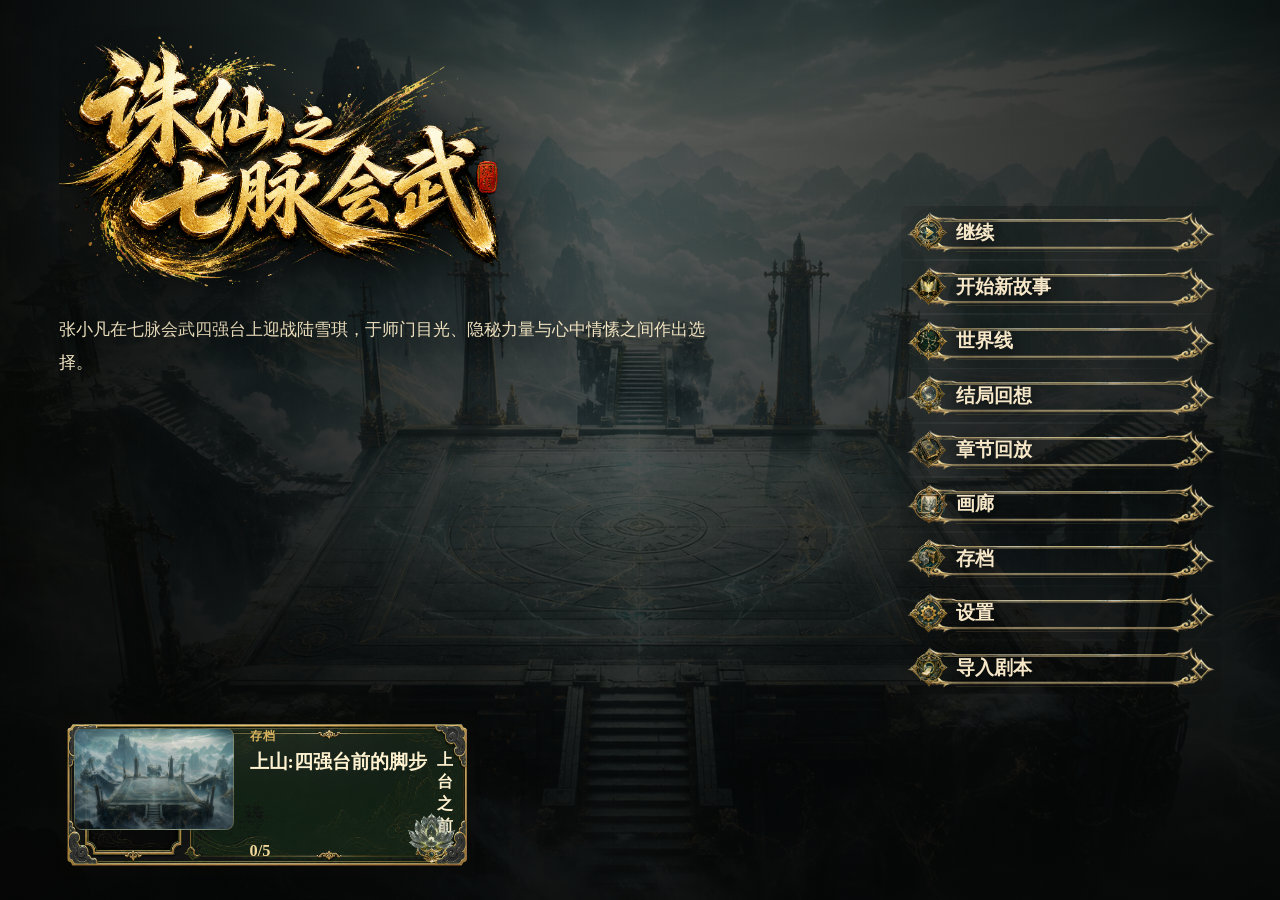
<file: avg_game_toolkit_v1/playable_games/zhuxian_qimai_huiwu_v1/runtime/index.html>
<!doctype html>
<html lang="zh-CN">
  <head>
    <meta charset="utf-8" />
    <meta name="viewport" content="width=device-width, initial-scale=1" />
    <title>AVG Runtime</title>
    <link rel="stylesheet" href="styles.css?v=menu-inner-highlight-restored-20260522" />
  </head>
  <body>
    <main class="app-shell">
      <header class="top-hud">
        <div class="brand-lockup">
          <span class="runtime-mark">七脉</span>
          <div>
            <h1 id="game-title">Loading</h1>
            <p id="package-id">runtime package</p>
          </div>
        </div>
        <nav class="mode-tabs" aria-label="views">
          <button id="home-tab" class="is-active" type="button">主菜单</button>
          <button id="play-tab" type="button">剧情</button>
          <button id="worldline-tab" type="button">世界线</button>
          <button id="records-tab" type="button">回想</button>
        </nav>
      </header>

      <section id="home-view" class="view home-view">
        <div id="home-backdrop" class="home-backdrop"></div>
        <section class="home-frame">
          <div class="home-hero">
            <div class="home-copy">
              <p class="kicker">七脉会武 · 四强台前</p>
              <img id="home-title-art" class="home-title-art" src="../assets/zhuxian_qimai_huiwu_v1/ui/login/title_candidates_20260522/v3_ink_splash_gold.png" alt="诛仙之七脉会武" />
              <h2 id="home-title">未加载</h2>
              <p id="home-description"></p>
            </div>
          </div>
          <aside class="home-meta-panel">
            <p class="panel-kicker">存档</p>
            <dl id="home-stats" class="stat-grid"></dl>
            <div id="capability-strip" class="capability-strip" aria-label="游戏包能力"></div>
          </aside>
          <section class="launcher-dock" aria-label="launcher actions">
            <button id="continue-button" class="primary-action" type="button" data-menu-icon="续">继续</button>
            <button id="new-game-button" type="button" data-menu-icon="章">开始新故事</button>
            <button id="home-worldline-button" type="button" data-menu-icon="线">世界线</button>
            <button type="button" data-record-panel="endings" data-menu-icon="忆">结局回想</button>
            <button type="button" data-record-panel="chapters" data-menu-icon="卷">章节回放</button>
            <button type="button" data-record-panel="gallery" data-menu-icon="画">画廊</button>
            <button type="button" data-record-panel="saves" data-menu-icon="存">存档</button>
            <button type="button" data-record-panel="stats">游玩统计</button>
            <button type="button" data-record-panel="settings" data-menu-icon="设">设置</button>
            <label class="file-button" data-menu-icon="导">
              导入剧本
              <input id="import-input" type="file" accept="application/json" />
            </label>
            <button id="reset-save-button" type="button">清除记录</button>
          </section>
        </section>
      </section>

      <section id="play-view" class="view play-view" hidden>
        <div id="stage" class="game-stage">
          <div class="stage-vignette"></div>
          <div id="scene-media" class="scene-media" aria-hidden="true"></div>
          <div class="stage-topline">
            <div>
              <span id="scene-label"></span>
              <strong id="node-title"></strong>
            </div>
            <div class="topline-actions">
              <span id="progress-label"></span>
              <button id="save-button" type="button">保存</button>
              <button id="restart-button" type="button">重开</button>
            </div>
          </div>
          <div id="character-stage" class="character-stage"></div>
          <div id="media-rail" class="media-rail"></div>
          <aside class="state-hud">
            <dl id="state-list" class="state-list"></dl>
          </aside>
          <section class="dialogue-box">
            <div class="dialogue-meta">
              <span id="speaker-name"></span>
              <span id="segment-count"></span>
            </div>
            <p id="dialogue-text"></p>
            <div id="choices" class="choices"></div>
            <div class="dialogue-controls">
              <button id="next-button" class="primary-action" type="button">继续</button>
              <button id="history-button" type="button">回顾</button>
            </div>
          </section>
        </div>
      </section>

      <section id="worldline-view" class="view worldline-view" hidden>
        <div class="worldline-toolbar">
          <div class="worldline-toolbar-group">
            <button id="fit-current-button" type="button">当前节点</button>
            <button id="fit-worldline-button" type="button">全貌</button>
            <button id="jump-button" type="button">进入节点</button>
          </div>
          <div class="worldline-toolbar-group" aria-label="worldline zoom">
            <button id="worldline-zoom-out-button" type="button" title="缩小">−</button>
            <span id="worldline-zoom-label" class="worldline-zoom-label">100%</span>
            <button id="worldline-zoom-in-button" type="button" title="放大">+</button>
            <button id="worldline-reset-button" type="button">重置</button>
          </div>
        </div>
        <div class="worldline-layout">
          <div id="worldline" class="worldline"></div>
          <section class="inspector-panel">
            <h2 id="inspector-title">选择节点</h2>
            <p id="inspector-body"></p>
            <dl id="inspector-meta" class="state-list"></dl>
          </section>
        </div>
      </section>

      <section id="records-view" class="view records-view" hidden>
        <nav class="record-tabs" aria-label="records">
          <button type="button" data-record-panel="endings">结局记录</button>
          <button type="button" data-record-panel="chapters">选择章节</button>
          <button type="button" data-record-panel="gallery">图鉴</button>
          <button type="button" data-record-panel="saves">存档槽</button>
          <button type="button" data-record-panel="history">文本回顾</button>
          <button type="button" data-record-panel="stats">游玩统计</button>
          <button type="button" data-record-panel="assets">素材调试</button>
          <button type="button" data-record-panel="settings">设置</button>
        </nav>
        <section class="records-panel">
          <h2 id="records-title">记录</h2>
          <div id="records-body" class="records-body"></div>
        </section>
      </section>
    </main>
    <div id="toast" class="toast" hidden></div>
    <script src="app.js?v=menu-inner-highlight-restored-20260522"></script>
  </body>
</html>
</file>
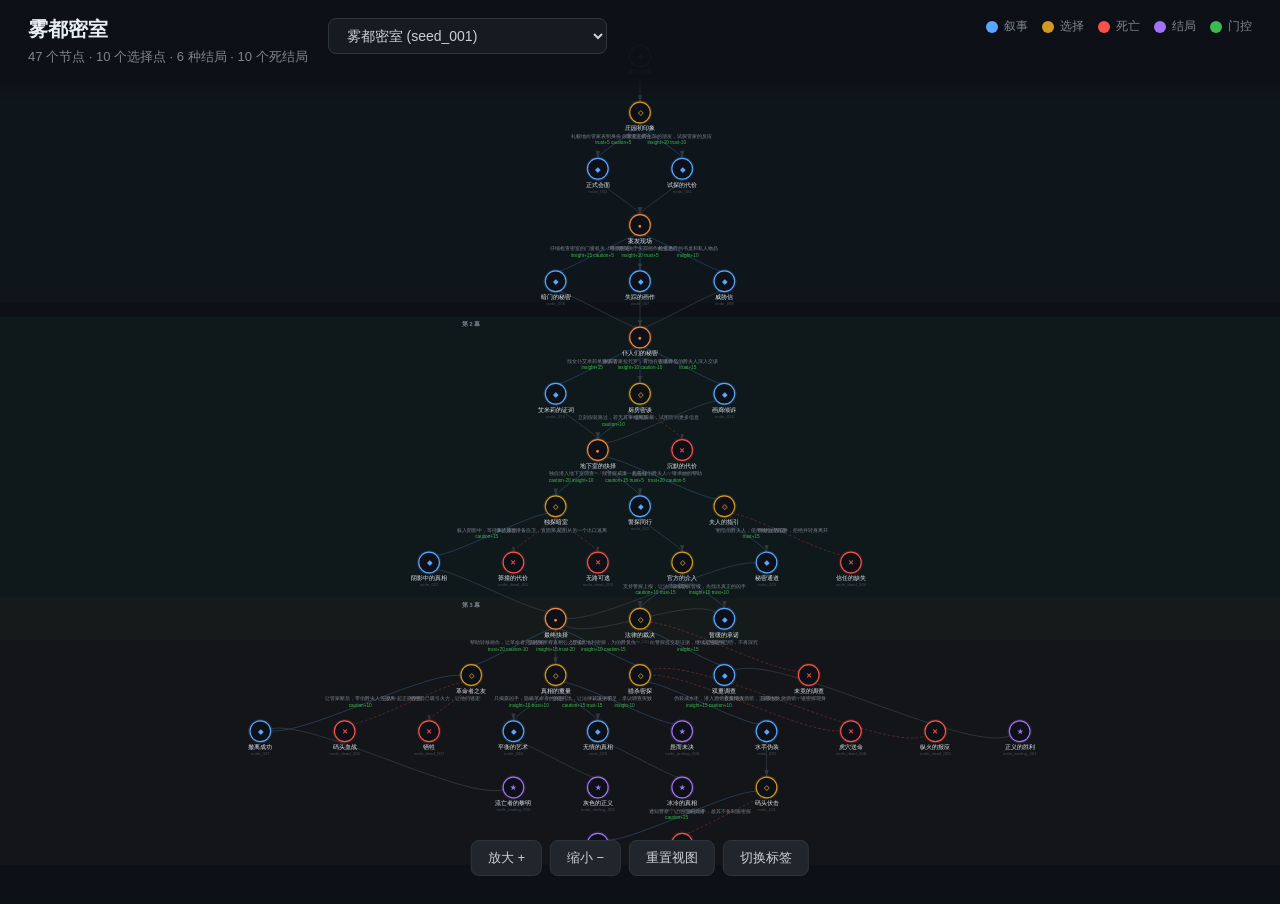
<file: outputs/story_tree_viz.html>
<!DOCTYPE html>
<html lang="zh">
<head>
<meta charset="UTF-8">
<meta name="viewport" content="width=device-width, initial-scale=1.0">
<title>互动小说 — 故事树可视化</title>
<style>
* { margin: 0; padding: 0; box-sizing: border-box; }
body {
  font-family: "PingFang SC", "Microsoft YaHei", "Helvetica Neue", sans-serif;
  background: #0d1117;
  color: #c9d1d9;
  overflow: hidden;
}

#header {
  position: fixed; top: 0; left: 0; right: 0; z-index: 100;
  background: linear-gradient(180deg, rgba(13,17,23,0.97) 80%, rgba(13,17,23,0));
  padding: 16px 28px 32px;
  pointer-events: none;
  display: flex; align-items: flex-start; gap: 20px;
}
#header h1 {
  font-size: 20px; font-weight: 700; color: #e6edf3;
  pointer-events: auto; white-space: nowrap;
}
#header .subtitle {
  font-size: 13px; color: #7d8590; margin-top: 5px;
  pointer-events: auto;
}
#story-selector {
  pointer-events: auto;
  background: #161b22; color: #c9d1d9;
  border: 1px solid #30363d; border-radius: 8px;
  padding: 8px 14px; font-size: 14px;
  cursor: pointer; outline: none; margin-top: 2px;
}
#story-selector:hover { border-color: #58a6ff; }

#legend {
  position: fixed; top: 18px; right: 28px; z-index: 100;
  display: flex; gap: 14px; flex-wrap: wrap; align-items: center;
  font-size: 12px; color: #7d8590;
}
.legend-item { display: flex; align-items: center; gap: 6px; }
.legend-dot { width: 12px; height: 12px; border-radius: 50%; }

#canvas { width: 100vw; height: 100vh; cursor: grab; }
#canvas:active { cursor: grabbing; }

#tooltip {
  position: fixed; z-index: 200;
  background: #161b22; border: 1px solid #30363d;
  border-radius: 10px; padding: 16px 18px;
  max-width: 440px; font-size: 13px;
  line-height: 1.7; color: #c9d1d9;
  pointer-events: none; opacity: 0;
  transition: opacity 0.15s;
  box-shadow: 0 8px 32px rgba(0,0,0,0.5);
}
.tt-title { font-size: 16px; font-weight: 700; color: #e6edf3; margin-bottom: 6px; }
.tt-type {
  display: inline-block; font-size: 11px; padding: 2px 8px;
  border-radius: 10px; margin-bottom: 8px;
}
.tt-act { font-size: 11px; color: #7d8590; margin-left: 8px; }
.tt-desc { font-size: 13px; color: #8b949e; margin-top: 6px; line-height: 1.7; }
.tt-choices { margin-top: 8px; border-top: 1px solid #21262d; padding-top: 8px; }
.tt-choice-item { font-size: 12px; color: #79c0ff; margin-bottom: 3px; }

#detail-panel {
  position: fixed; top: 0; right: -560px; width: 540px; height: 100vh;
  background: #161b22; border-left: 1px solid #30363d;
  z-index: 150; transition: right 0.35s cubic-bezier(0.4,0,0.2,1);
  overflow-y: auto; padding: 28px;
}
#detail-panel.open { right: 0; }
#detail-panel .close-btn {
  position: absolute; top: 14px; right: 18px;
  background: none; border: none; color: #7d8590;
  font-size: 24px; cursor: pointer;
  width: 36px; height: 36px; border-radius: 8px;
  display: flex; align-items: center; justify-content: center;
  transition: all 0.15s;
}
#detail-panel .close-btn:hover { color: #e6edf3; background: #21262d; }
#detail-panel h2 { font-size: 20px; color: #e6edf3; margin-bottom: 6px; line-height: 1.3; }
.dp-meta {
  font-size: 12px; color: #7d8590; margin-bottom: 20px;
  display: flex; gap: 8px; flex-wrap: wrap;
}
.dp-tag {
  display: inline-block; font-size: 11px; padding: 3px 10px;
  border-radius: 10px; font-weight: 500;
}
.dp-section { margin-bottom: 20px; }
.dp-section h3 {
  font-size: 13px; color: #7d8590; text-transform: uppercase;
  letter-spacing: 1px; margin-bottom: 10px;
  border-bottom: 1px solid #21262d; padding-bottom: 5px;
  font-weight: 600;
}
.dp-section p,
.dp-section li {
  font-size: 14px; line-height: 1.8; color: #c9d1d9;
}
.dp-section ul { padding-left: 20px; }
.dp-narrative {
  font-size: 14px; line-height: 2; color: #c9d1d9;
  padding: 16px 20px;
  background: #0d1117; border: 1px solid #21262d;
  border-radius: 10px;
  max-height: 50vh; overflow-y: auto;
  white-space: pre-wrap;
}
.dp-choice {
  background: #0d1117; border: 1px solid #30363d;
  border-radius: 8px; padding: 12px 14px; margin-bottom: 10px;
  cursor: pointer; transition: all 0.15s;
}
.dp-choice:hover { border-color: #58a6ff; background: #161b2a; }
.dp-choice .choice-text { font-size: 14px; color: #79c0ff; font-weight: 500; line-height: 1.5; }
.dp-choice .choice-hint { font-size: 12px; color: #7d8590; margin-top: 5px; line-height: 1.5; }
.dp-choice .choice-effects { font-size: 12px; color: #3fb950; margin-top: 5px; }
.dp-choice.dead-choice { border-color: #f8514944; }
.dp-choice.dead-choice .choice-text { color: #f85149; }

.dp-characters { display: flex; flex-wrap: wrap; gap: 8px; }
.dp-char-tag {
  font-size: 13px; padding: 4px 12px;
  background: #a371f715; border: 1px solid #a371f730;
  border-radius: 20px; color: #a371f7;
}
.dp-facts { display: flex; flex-direction: column; gap: 8px; }
.dp-fact {
  font-size: 13px; padding: 10px 14px; line-height: 1.6;
  background: #58a6ff08; border-left: 3px solid #58a6ff;
  border-radius: 0 8px 8px 0; color: #c9d1d9;
}
.dp-death {
  padding: 14px 16px; background: #f8514910;
  border: 1px solid #f8514930; border-radius: 10px;
  color: #f85149; font-size: 14px; line-height: 1.7;
}
.dp-ending {
  padding: 14px 16px; border-radius: 10px;
  font-size: 15px; line-height: 1.6; font-weight: 600;
}

.dp-next { display: flex; flex-wrap: wrap; gap: 8px; }
.dp-next-link {
  font-size: 13px; padding: 6px 14px;
  background: #21262d; border: 1px solid #30363d;
  border-radius: 8px; color: #79c0ff;
  cursor: pointer; transition: all 0.15s;
}
.dp-next-link:hover { border-color: #58a6ff; background: #161b2a; }

#controls {
  position: fixed; bottom: 24px; left: 50%; transform: translateX(-50%);
  z-index: 100; display: flex; gap: 8px;
}
#controls button {
  background: #21262d; border: 1px solid #30363d; color: #c9d1d9;
  padding: 8px 16px; border-radius: 8px; font-size: 13px;
  cursor: pointer; transition: all 0.15s; font-weight: 500;
}
#controls button:hover { background: #30363d; border-color: #484f58; }

::-webkit-scrollbar { width: 6px; }
::-webkit-scrollbar-track { background: transparent; }
::-webkit-scrollbar-thumb { background: #30363d; border-radius: 3px; }
::-webkit-scrollbar-thumb:hover { background: #484f58; }

.value-badge { font-size: 10px; fill: #3fb950; }
.edge-label { pointer-events: none; }
</style>
</head>
<body>

<div id="header">
  <div>
    <h1 id="title">互动小说故事树</h1>
    <div class="subtitle" id="subtitle"></div>
  </div>
  <select id="story-selector"></select>
</div>

<div id="legend">
  <div class="legend-item"><div class="legend-dot" style="background:#58a6ff"></div>叙事</div>
  <div class="legend-item"><div class="legend-dot" style="background:#d29922"></div>选择</div>
  <div class="legend-item"><div class="legend-dot" style="background:#f85149"></div>死亡</div>
  <div class="legend-item"><div class="legend-dot" style="background:#a371f7"></div>结局</div>
  <div class="legend-item"><div class="legend-dot" style="background:#3fb950"></div>门控</div>
</div>

<svg id="canvas"></svg>
<div id="tooltip"></div>

<div id="detail-panel">
  <button class="close-btn" onclick="closePanel()">&times;</button>
  <div id="detail-content"></div>
</div>

<div id="controls">
  <button onclick="zoomIn()">放大 +</button>
  <button onclick="zoomOut()">缩小 −</button>
  <button onclick="resetView()">重置视图</button>
  <button onclick="toggleLabels()">切换标签</button>
</div>

<script>
const STORIES = [{"seed_id": "seed_001", "story_graph": {"title": "雾都密室", "genre": "悬疑推理", "time_period": "1862年", "location": "伦敦", "theme_statement": "真相往往隐藏在最不愿被揭露的地方，而信任与怀疑的天平决定了正义的走向", "entry_node_id": "node_001", "value_system": {"dimensions": [{"name": "insight", "initial": 30, "description": "洞察力：收集线索和推理能力的累积，影响能否看穿谎言和发现隐藏真相", "range": [0, 100]}, {"name": "trust", "initial": 50, "description": "信任度：与庄园关键人物的整体关系，过高可能被利用，过低则无法获取信息", "range": [0, 100]}, {"name": "caution", "initial": 50, "description": "谨慎度：行事风格，影响生存几率和调查深度的平衡", "range": [0, 100]}]}, "nodes": {"node_001": {"node_id": "node_001", "title": "雾中来客", "act": 1, "node_type": "narrative", "scene_description": "1862年深秋，伦敦浓雾弥漫。年轻侦探艾德蒙·克劳福德收到一封神秘委托信，邀请他前往郊外的布莱克伍德庄园调查一起密室杀人案。", "characters_present": ["艾德蒙·克劳福德"], "next_nodes": ["node_002"], "choices": null, "value_conditions": null, "death_cause": null, "death_description_hint": null, "ending_type": null, "merge_to": null, "knowledge_facts": [{"fact_id": "fact_001", "content": "伯爵死于密室之中，所有门窗从内部锁死", "witnesses": ["艾德蒙·克劳福德", "警探威廉"]}, {"fact_id": "fact_002", "content": "唯一的钥匙在死者口袋里", "witnesses": ["艾德蒙·克劳福德", "警探威廉"]}]}, "node_002": {"node_id": "node_002", "title": "庄园初印象", "act": 1, "node_type": "choice", "scene_description": "马车在庄园前停下。管家拉扎罗站在门口迎接，他的眼神中带着警惕。伯爵夫人伊莎贝拉从二楼窗户向下张望，面纱遮住了她的表情。", "characters_present": ["艾德蒙·克劳福德", "管家拉扎罗", "伯爵夫人伊莎贝拉"], "next_nodes": ["node_003", "node_004"], "choices": [{"text": "礼貌地向管家表明身份，请求正式会见伯爵夫人", "target_node_id": "node_003", "is_dead_end": false, "value_changes": [{"dimension": "trust", "delta": 5}, {"dimension": "caution", "delta": 5}]}, {"text": "假装是伯爵生前的朋友，试探管家的反应", "target_node_id": "node_004", "is_dead_end": false, "value_changes": [{"dimension": "insight", "delta": 10}, {"dimension": "trust", "delta": -10}]}], "value_conditions": null, "death_cause": null, "death_description_hint": null, "ending_type": null, "merge_to": null, "knowledge_facts": [{"fact_id": "fact_003", "content": "管家拉扎罗是意大利人，对外来者十分警惕", "witnesses": ["艾德蒙·克劳福德"]}]}, "node_003": {"node_id": "node_003", "title": "正式会面", "act": 1, "node_type": "narrative", "scene_description": "管家将艾德蒙引入会客厅。伯爵夫人伊莎贝拉款款而来，她的眼眶微红，但举止优雅从容。她请求侦探找出杀害丈夫的凶手。", "characters_present": ["艾德蒙·克劳福德", "伯爵夫人伊莎贝拉", "管家拉扎罗"], "next_nodes": ["node_005"], "choices": null, "value_conditions": null, "death_cause": null, "death_description_hint": null, "ending_type": null, "merge_to": null, "knowledge_facts": [{"fact_id": "fact_004", "content": "伯爵夫人伊莎贝拉新婚不到一年", "witnesses": ["艾德蒙·克劳福德", "伯爵夫人伊莎贝拉"]}, {"fact_id": "fact_005", "content": "伯爵夫人声称案发当晚在自己房间休息", "witnesses": ["艾德蒙·克劳福德", "伯爵夫人伊莎贝拉"]}]}, "node_004": {"node_id": "node_004", "title": "试探的代价", "act": 1, "node_type": "narrative", "scene_description": "管家的眼神瞬间变得锐利。他并没有戳穿谎言，而是以一种微妙的方式引导艾德蒙进入庄园。这让艾德蒙发现：管家对伯爵的交际圈了如指掌。", "characters_present": ["艾德蒙·克劳福德", "管家拉扎罗"], "next_nodes": ["node_005"], "choices": null, "value_conditions": null, "death_cause": null, "death_description_hint": null, "ending_type": null, "merge_to": null, "knowledge_facts": [{"fact_id": "fact_006", "content": "管家拉扎罗对伯爵的社交圈非常熟悉，能辨别真假朋友", "witnesses": ["艾德蒙·克劳福德"]}]}, "node_005": {"node_id": "node_005", "title": "案发现场", "act": 1, "node_type": "branch_point", "scene_description": "警探威廉带领艾德蒙来到案发现场——伯爵的书房。门窗确实从内部紧锁，伯爵倒在书桌旁，致命伤是后脑的钝器击打。书房内有一幅画作的空白位置，显示有画被取走。", "characters_present": ["艾德蒙·克劳福德", "警探威廉"], "next_nodes": ["node_006", "node_007", "node_008"], "choices": [{"text": "仔细检查密室的门窗机关，寻找密道或机关", "target_node_id": "node_006", "is_dead_end": false, "value_changes": [{"dimension": "insight", "delta": 15}, {"dimension": "caution", "delta": 5}]}, {"text": "询问警探关于失踪画作的信息", "target_node_id": "node_007", "is_dead_end": false, "value_changes": [{"dimension": "insight", "delta": 10}, {"dimension": "trust", "delta": 5}]}, {"text": "检查伯爵的书桌和私人物品", "target_node_id": "node_008", "is_dead_end": false, "value_changes": [{"dimension": "insight", "delta": 10}]}], "value_conditions": null, "death_cause": null, "death_description_hint": null, "ending_type": null, "merge_to": null, "knowledge_facts": [{"fact_id": "fact_007", "content": "伯爵死于后脑钝器击打", "witnesses": ["艾德蒙·克劳福德", "警探威廉"]}, {"fact_id": "fact_008", "content": "书房内有一幅画作失踪", "witnesses": ["艾德蒙·克劳福德", "警探威廉"]}]}, "node_006": {"node_id": "node_006", "title": "暗门的秘密", "act": 1, "node_type": "narrative", "scene_description": "艾德蒙在壁炉旁发现一处隐蔽的机关。按下后，书架缓缓移开，露出一条通往地下室的暗道。这就是凶手进出密室的方式。", "characters_present": ["艾德蒙·克劳福德", "警探威廉"], "next_nodes": ["node_009"], "choices": null, "value_conditions": null, "death_cause": null, "death_description_hint": null, "ending_type": null, "merge_to": null, "knowledge_facts": [{"fact_id": "fact_009", "content": "书房有一条通往地下室的暗道", "witnesses": ["艾德蒙·克劳福德", "警探威廉"]}]}, "node_007": {"node_id": "node_007", "title": "失踪的画作", "act": 1, "node_type": "narrative", "scene_description": "警探告诉艾德蒙，失踪的是一幅价值连城的卡拉瓦乔真迹《圣马太蒙召》的临摹品——但最近有传言说伯爵收藏的可能是真迹。这幅画是伯爵从意大利带回的。", "characters_present": ["艾德蒙·克劳福德", "警探威廉"], "next_nodes": ["node_009"], "choices": null, "value_conditions": null, "death_cause": null, "death_description_hint": null, "ending_type": null, "merge_to": null, "knowledge_facts": [{"fact_id": "fact_010", "content": "失踪的画作可能是卡拉瓦乔的真迹", "witnesses": ["艾德蒙·克劳福德", "警探威廉"]}, {"fact_id": "fact_011", "content": "画作是伯爵从意大利带回的", "witnesses": ["艾德蒙·克劳福德", "警探威廉"]}]}, "node_008": {"node_id": "node_008", "title": "威胁信", "act": 1, "node_type": "narrative", "scene_description": "在书桌的暗格中，艾德蒙发现了一叠威胁信。信中要求伯爵归还'本属于意大利的国宝'，否则将让他'付出血的代价'。信件没有署名，但纸张是意大利产的。", "characters_present": ["艾德蒙·克劳福德"], "next_nodes": ["node_009"], "choices": null, "value_conditions": null, "death_cause": null, "death_description_hint": null, "ending_type": null, "merge_to": null, "knowledge_facts": [{"fact_id": "fact_012", "content": "伯爵收到过威胁信，要求归还意大利国宝", "witnesses": ["艾德蒙·克劳福德"]}, {"fact_id": "fact_013", "content": "威胁信使用意大利产的纸张", "witnesses": ["艾德蒙·克劳福德"]}]}, "node_009": {"node_id": "node_009", "title": "仆人们的秘密", "act": 2, "node_type": "branch_point", "scene_description": "艾德蒙决定询问庄园的仆人。女仆艾米莉神色紧张地在走廊徘徊，而管家拉扎罗正在厨房与厨娘低声交谈。伯爵夫人则独自待在画廊中。", "characters_present": ["艾德蒙·克劳福德", "女仆艾米莉", "管家拉扎罗", "伯爵夫人伊莎贝拉"], "next_nodes": ["node_010", "node_011", "node_012"], "choices": [{"text": "找女仆艾米莉单独谈话", "target_node_id": "node_010", "is_dead_end": false, "value_changes": [{"dimension": "insight", "delta": 15}]}, {"text": "跟踪管家拉扎罗，看他在密谋什么", "target_node_id": "node_011", "is_dead_end": false, "value_changes": [{"dimension": "insight", "delta": 10}, {"dimension": "caution", "delta": -10}]}, {"text": "去画廊与伯爵夫人深入交谈", "target_node_id": "node_012", "is_dead_end": false, "value_changes": [{"dimension": "trust", "delta": 15}]}], "value_conditions": null, "death_cause": null, "death_description_hint": null, "ending_type": null, "merge_to": null, "knowledge_facts": []}, "node_010": {"node_id": "node_010", "title": "艾米莉的证词", "act": 2, "node_type": "narrative", "scene_description": "艾米莉颤抖着告诉艾德蒙，案发当晚她看到管家从地下室出来，手上沾着红色的东西。她还透露伯爵夫人和管家之间似乎有秘密往来。", "characters_present": ["艾德蒙·克劳福德", "女仆艾米莉"], "next_nodes": ["node_013"], "choices": null, "value_conditions": null, "death_cause": null, "death_description_hint": null, "ending_type": null, "merge_to": null, "knowledge_facts": [{"fact_id": "fact_014", "content": "案发当晚管家从地下室出来，手上沾着红色物质", "witnesses": ["女仆艾米莉"]}, {"fact_id": "fact_015", "content": "伯爵夫人和管家之间有秘密往来", "witnesses": ["女仆艾米莉"]}]}, "node_011": {"node_id": "node_011", "title": "厨房密谈", "act": 2, "node_type": "choice", "scene_description": "艾德蒙躲在厨房外偷听。管家用意大利语和厨娘交谈，提到'那幅画必须在今晚离开英国'和'夫人已经安排好了'。管家突然警觉地向门口看来。", "characters_present": ["艾德蒙·克劳福德", "管家拉扎罗"], "next_nodes": ["node_013", "node_dead_001"], "choices": [{"text": "立刻假装路过，若无其事地离开", "target_node_id": "node_013", "is_dead_end": false, "value_changes": [{"dimension": "caution", "delta": 10}]}, {"text": "继续躲藏，试图听到更多信息", "target_node_id": "node_dead_001", "is_dead_end": true, "value_changes": []}], "value_conditions": null, "death_cause": null, "death_description_hint": null, "ending_type": null, "merge_to": null, "knowledge_facts": [{"fact_id": "fact_016", "content": "管家计划今晚将画作运出英国", "witnesses": ["艾德蒙·克劳福德"]}, {"fact_id": "fact_017", "content": "伯爵夫人参与了画作转移的安排", "witnesses": ["艾德蒙·克劳福德"]}]}, "node_dead_001": {"node_id": "node_dead_001", "title": "沉默的代价", "act": 2, "node_type": "dead_end", "scene_description": "管家发现了艾德蒙的藏身之处。在没有任何证人的厨房，一把锋利的厨刀结束了这位年轻侦探的调查生涯。", "characters_present": ["艾德蒙·克劳福德", "管家拉扎罗"], "next_nodes": [], "choices": null, "value_conditions": null, "death_cause": "被管家拉扎罗发现偷听并灭口", "death_description_hint": "贪婪地想要获取更多信息，却忽视了眼前的危险。管家的刀法干净利落，不愧是伯爵信任的人。", "ending_type": null, "merge_to": null, "knowledge_facts": []}, "node_012": {"node_id": "node_012", "title": "画廊倾诉", "act": 2, "node_type": "narrative", "scene_description": "伯爵夫人在画廊中向艾德蒙倾诉。她说这是一桩政治联姻，她从未爱过伯爵。但她发誓自己没有杀他——她提到伯爵有个秘密身份，与意大利统一运动有关。", "characters_present": ["艾德蒙·克劳福德", "伯爵夫人伊莎贝拉"], "next_nodes": ["node_013"], "choices": null, "value_conditions": null, "death_cause": null, "death_description_hint": null, "ending_type": null, "merge_to": null, "knowledge_facts": [{"fact_id": "fact_018", "content": "伯爵夫人与伯爵是政治联姻，没有爱情", "witnesses": ["艾德蒙·克劳福德", "伯爵夫人伊莎贝拉"]}, {"fact_id": "fact_019", "content": "伯爵可能与意大利统一运动有关联", "witnesses": ["艾德蒙·克劳福德", "伯爵夫人伊莎贝拉"]}]}, "node_013": {"node_id": "node_013", "title": "地下室的抉择", "act": 2, "node_type": "branch_point", "scene_description": "所有线索都指向地下室。夜幕降临，艾德蒙必须做出选择：是独自前往调查，还是叫上警探威廉一同前往，又或者先去通知伯爵夫人？", "characters_present": ["艾德蒙·克劳福德"], "next_nodes": ["node_014", "node_015", "node_016"], "choices": [{"text": "独自潜入地下室调查", "target_node_id": "node_014", "is_dead_end": false, "value_changes": [{"dimension": "caution", "delta": -20}, {"dimension": "insight", "delta": 10}]}, {"text": "找警探威廉一起前往", "target_node_id": "node_015", "is_dead_end": false, "value_changes": [{"dimension": "caution", "delta": 15}, {"dimension": "trust", "delta": 5}]}, {"text": "先告知伯爵夫人，请求她的帮助", "target_node_id": "node_016", "is_dead_end": false, "value_changes": [{"dimension": "trust", "delta": 20}, {"dimension": "caution", "delta": -5}]}], "value_conditions": null, "death_cause": null, "death_description_hint": null, "ending_type": null, "merge_to": null, "knowledge_facts": []}, "node_014": {"node_id": "node_014", "title": "独探暗室", "act": 2, "node_type": "choice", "scene_description": "艾德蒙独自进入地下室。阴暗的走廊尽头，他发现了一个隐秘的房间，里面堆满了画作——包括那幅失踪的卡拉瓦乔。角落里还有大量意大利文的文件。突然，身后传来脚步声。", "characters_present": ["艾德蒙·克劳福德"], "next_nodes": ["node_017", "node_dead_002", "node_dead_003"], "choices": [{"text": "躲入阴影中，等待来人露面", "target_node_id": "node_017", "is_dead_end": false, "value_changes": [{"dimension": "caution", "delta": 15}]}, {"text": "拿起烛台准备自卫，直面来人", "target_node_id": "node_dead_002", "is_dead_end": true, "value_changes": []}, {"text": "试图从另一个出口逃离", "target_node_id": "node_dead_003", "is_dead_end": true, "value_changes": []}], "value_conditions": null, "death_cause": null, "death_description_hint": null, "ending_type": null, "merge_to": null, "knowledge_facts": [{"fact_id": "fact_020", "content": "地下室藏有大量画作和意大利文件", "witnesses": ["艾德蒙·克劳福德"]}]}, "node_dead_002": {"node_id": "node_dead_002", "title": "莽撞的代价", "act": 2, "node_type": "dead_end", "scene_description": "艾德蒙举起烛台，却发现来人是两名身手矫健的黑衣人。他的反抗在专业杀手面前不堪一击。", "characters_present": ["艾德蒙·克劳福德"], "next_nodes": [], "choices": null, "value_conditions": null, "death_cause": "正面对抗训练有素的杀手", "death_description_hint": "勇气可嘉，但智慧不足。侦探不是战士，正面冲突从来不是明智之选。", "ending_type": null, "merge_to": null, "knowledge_facts": []}, "node_dead_003": {"node_id": "node_dead_003", "title": "无路可逃", "act": 2, "node_type": "dead_end", "scene_description": "艾德蒙慌忙逃向另一个出口，却发现那扇门已被锁死。转身之际，一根铁棍砸向他的后脑——与伯爵同样的死法。", "characters_present": ["艾德蒙·克劳福德"], "next_nodes": [], "choices": null, "value_conditions": null, "death_cause": "逃跑时被堵住退路", "death_description_hint": "恐惧让人失去理智。盲目逃跑只会暴露后背，将命运交给追杀者。", "ending_type": null, "merge_to": null, "knowledge_facts": []}, "node_015": {"node_id": "node_015", "title": "警探同行", "act": 2, "node_type": "narrative", "scene_description": "警探威廉与艾德蒙一同进入地下室。两人发现了藏画室和大量文件。威廉认出这些是意大利烧炭党的联络文件——伯爵是地下革命组织的资助者。", "characters_present": ["艾德蒙·克劳福德", "警探威廉"], "next_nodes": ["node_018"], "choices": null, "value_conditions": null, "death_cause": null, "death_description_hint": null, "ending_type": null, "merge_to": null, "knowledge_facts": [{"fact_id": "fact_021", "content": "伯爵是意大利烧炭党（革命组织）的秘密资助者", "witnesses": ["艾德蒙·克劳福德", "警探威廉"]}, {"fact_id": "fact_020", "content": "地下室藏有大量画作和意大利文件", "witnesses": ["艾德蒙·克劳福德", "警探威廉"]}]}, "node_016": {"node_id": "node_016", "title": "夫人的指引", "act": 2, "node_type": "choice", "scene_description": "伯爵夫人听闻后神色复杂。她递给艾德蒙一把钥匙，说这是通往地下室的另一条路，并低声说：'管家是我同父异母的哥哥，我们都是为了同一个目标来到这里。'", "characters_present": ["艾德蒙·克劳福德", "伯爵夫人伊莎贝拉"], "next_nodes": ["node_019", "node_dead_004"], "choices": [{"text": "相信伯爵夫人，使用她给的钥匙", "target_node_id": "node_019", "is_dead_end": false, "value_changes": [{"dimension": "trust", "delta": 15}]}, {"text": "怀疑这是陷阱，拒绝并转身离开", "target_node_id": "node_dead_004", "is_dead_end": true, "value_changes": []}], "value_conditions": null, "death_cause": null, "death_description_hint": null, "ending_type": null, "merge_to": null, "knowledge_facts": [{"fact_id": "fact_022", "content": "管家拉扎罗是伯爵夫人同父异母的哥哥", "witnesses": ["艾德蒙·克劳福德", "伯爵夫人伊莎贝拉"]}, {"fact_id": "fact_023", "content": "伯爵夫人和管家有共同的秘密目标", "witnesses": ["艾德蒙·克劳福德", "伯爵夫人伊莎贝拉"]}]}, "node_dead_004": {"node_id": "node_dead_004", "title": "信任的缺失", "act": 2, "node_type": "dead_end", "scene_description": "艾德蒙转身离开，却在走廊被等候已久的真正凶手——奥地利密探——截住。没有伯爵夫人的保护，他成了下一个被灭口的目标。", "characters_present": ["艾德蒙·克劳福德"], "next_nodes": [], "choices": null, "value_conditions": null, "death_cause": "失去潜在盟友的保护后被真凶截杀", "death_description_hint": "过度的怀疑让他失去了可能救他一命的盟友。在这个充满阴谋的庄园，独行者往往死得最快。", "ending_type": null, "merge_to": null, "knowledge_facts": []}, "node_017": {"node_id": "node_017", "title": "阴影中的真相", "act": 2, "node_type": "narrative", "scene_description": "艾德蒙躲入阴影。来人是管家和伯爵夫人。他们的对话揭示了真相：伯爵是被奥地利密探杀害的，因为他资助意大利统一运动。管家和夫人正试图转移画作，为革命筹集资金。", "characters_present": ["艾德蒙·克劳福德", "管家拉扎罗", "伯爵夫人伊莎贝拉"], "next_nodes": ["node_020"], "choices": null, "value_conditions": null, "death_cause": null, "death_description_hint": null, "ending_type": null, "merge_to": null, "knowledge_facts": [{"fact_id": "fact_024", "content": "伯爵是被奥地利密探杀害的", "witnesses": ["艾德蒙·克劳福德", "管家拉扎罗", "伯爵夫人伊莎贝拉"]}, {"fact_id": "fact_025", "content": "管家和伯爵夫人计划转移画作为革命筹资", "witnesses": ["艾德蒙·克劳福德"]}]}, "node_018": {"node_id": "node_018", "title": "官方的介入", "act": 2, "node_type": "choice", "scene_description": "警探威廉表示必须向上级汇报此事。这可能导致伯爵夫人和管家被捕，但也可能让真正的凶手逍遥法外。艾德蒙必须做出选择。", "characters_present": ["艾德蒙·克劳福德", "警探威廉"], "next_nodes": ["node_021", "node_022"], "choices": [{"text": "支持警探上报，让法律来裁决", "target_node_id": "node_021", "is_dead_end": false, "value_changes": [{"dimension": "caution", "delta": 10}, {"dimension": "trust", "delta": -15}]}, {"text": "请求警探暂缓，先找出真正的凶手", "target_node_id": "node_022", "is_dead_end": false, "value_changes": [{"dimension": "insight", "delta": 10}, {"dimension": "trust", "delta": 10}]}], "value_conditions": null, "death_cause": null, "death_description_hint": null, "ending_type": null, "merge_to": null, "knowledge_facts": []}, "node_019": {"node_id": "node_019", "title": "秘密通道", "act": 2, "node_type": "narrative", "scene_description": "钥匙打开了一扇隐秘的门，通向地下室的另一侧。伯爵夫人跟随而来，向艾德蒙坦白了一切：她和管家是意大利统一运动的支持者，伯爵是他们的盟友，但被奥地利密探杀害了。", "characters_present": ["艾德蒙·克劳福德", "伯爵夫人伊莎贝拉"], "next_nodes": ["node_020"], "choices": null, "value_conditions": null, "death_cause": null, "death_description_hint": null, "ending_type": null, "merge_to": null, "knowledge_facts": [{"fact_id": "fact_024", "content": "伯爵是被奥地利密探杀害的", "witnesses": ["艾德蒙·克劳福德", "伯爵夫人伊莎贝拉"]}, {"fact_id": "fact_026", "content": "伯爵本人也是意大利统一运动的支持者", "witnesses": ["艾德蒙·克劳福德", "伯爵夫人伊莎贝拉"]}]}, "node_020": {"node_id": "node_020", "title": "最终抉择", "act": 3, "node_type": "branch_point", "scene_description": "真相已经浮出水面。艾德蒙面临最终抉择：他可以帮助伯爵夫人和管家完成使命，或者坚持揭露真相，又或者找出奥地利密探亲手将其绳之以法。", "characters_present": ["艾德蒙·克劳福德", "伯爵夫人伊莎贝拉", "管家拉扎罗"], "next_nodes": ["node_023", "node_024", "node_025"], "choices": [{"text": "帮助转移画作，让革命者完成使命", "target_node_id": "node_023", "is_dead_end": false, "value_changes": [{"dimension": "trust", "delta": 20}, {"dimension": "caution", "delta": -10}]}, {"text": "坚持将所有真相公之于众", "target_node_id": "node_024", "is_dead_end": false, "value_changes": [{"dimension": "insight", "delta": 15}, {"dimension": "trust", "delta": -20}]}, {"text": "追捕奥地利密探，为伯爵复仇", "target_node_id": "node_025", "is_dead_end": false, "value_changes": [{"dimension": "insight", "delta": 10}, {"dimension": "caution", "delta": -15}]}], "value_conditions": null, "death_cause": null, "death_description_hint": null, "ending_type": null, "merge_to": null, "knowledge_facts": []}, "node_021": {"node_id": "node_021", "title": "法律的裁决", "act": 3, "node_type": "choice", "scene_description": "警探向上级汇报后，伯爵夫人和管家被捕。但在审讯中，艾德蒙发现更多证据指向一个隐藏在庄园的第三方——奥地利密探。", "characters_present": ["艾德蒙·克劳福德", "警探威廉"], "next_nodes": ["node_026", "node_dead_005"], "choices": [{"text": "向警探提交新证据，继续追查密探", "target_node_id": "node_026", "is_dead_end": false, "value_changes": [{"dimension": "insight", "delta": 15}]}, {"text": "认为案件已结，不再深究", "target_node_id": "node_dead_005", "is_dead_end": true, "value_changes": []}], "value_conditions": null, "death_cause": null, "death_description_hint": null, "ending_type": null, "merge_to": null, "knowledge_facts": []}, "node_dead_005": {"node_id": "node_dead_005", "title": "未竟的调查", "act": 3, "node_type": "dead_end", "scene_description": "艾德蒙以为案件已经结束，放松了警惕。当晚，奥地利密探在他返回伦敦的马车上结束了这位年轻侦探的生命——死于同一把杀死伯爵的手枪。", "characters_present": ["艾德蒙·克劳福德"], "next_nodes": [], "choices": null, "value_conditions": null, "death_cause": "以为案件结束而放松警惕，被清除口舌", "death_description_hint": "真正的凶手从不会让知情者活着离开。自以为安全的时刻，往往是最危险的时刻。", "ending_type": null, "merge_to": null, "knowledge_facts": []}, "node_022": {"node_id": "node_022", "title": "暂缓的承诺", "act": 2, "node_type": "narrative", "scene_description": "警探威廉答应给艾德蒙24小时。艾德蒙利用这段时间深入调查，在庄园马厩发现了一个陌生人的藏身痕迹——奥地利密探曾在这里潜伏。", "characters_present": ["艾德蒙·克劳福德", "警探威廉"], "next_nodes": ["node_020"], "choices": null, "value_conditions": null, "death_cause": null, "death_description_hint": null, "ending_type": null, "merge_to": null, "knowledge_facts": [{"fact_id": "fact_027", "content": "马厩曾是奥地利密探的藏身之处", "witnesses": ["艾德蒙·克劳福德"]}]}, "node_023": {"node_id": "node_023", "title": "革命者之友", "act": 3, "node_type": "choice", "scene_description": "艾德蒙帮助伯爵夫人和管家将画作转移到港口。但在码头，他们遭遇了奥地利密探的伏击。", "characters_present": ["艾德蒙·克劳福德", "伯爵夫人伊莎贝拉", "管家拉扎罗"], "next_nodes": ["node_027", "node_dead_006", "node_dead_007"], "choices": [{"text": "让管家断后，带伯爵夫人先撤离", "target_node_id": "node_027", "is_dead_end": false, "value_changes": [{"dimension": "caution", "delta": 10}]}, {"text": "三人一起正面突围", "target_node_id": "node_dead_006", "is_dead_end": true, "value_changes": []}, {"text": "牺牲自己吸引火力，让他们逃走", "target_node_id": "node_dead_007", "is_dead_end": true, "value_changes": []}], "value_conditions": null, "death_cause": null, "death_description_hint": null, "ending_type": null, "merge_to": null, "knowledge_facts": []}, "node_dead_006": {"node_id": "node_dead_006", "title": "码头血战", "act": 3, "node_type": "dead_end", "scene_description": "三人的正面突围在训练有素的密探面前毫无胜算。艾德蒙倒在码头的木板上，最后看到的是伯爵夫人绝望的眼神。", "characters_present": ["艾德蒙·克劳福德", "伯爵夫人伊莎贝拉", "管家拉扎罗"], "next_nodes": [], "choices": null, "value_conditions": null, "death_cause": "正面对抗密探团队全军覆没", "death_description_hint": "英雄主义害死了他们所有人。有时候，活着比光荣地死去更重要。", "ending_type": null, "merge_to": null, "knowledge_facts": []}, "node_dead_007": {"node_id": "node_dead_007", "title": "牺牲", "act": 3, "node_type": "dead_end", "scene_description": "艾德蒙冲向密探，吸引了所有火力。他的牺牲为伯爵夫人和管家争取了逃脱的时间。子弹穿透他的身体时，他听到了船只起航的汽笛声。", "characters_present": ["艾德蒙·克劳福德"], "next_nodes": [], "choices": null, "value_conditions": null, "death_cause": "为掩护革命者逃脱而牺牲", "death_description_hint": "这是一个英雄式的死亡，但也是一个悲剧。他本可以活着，继续追寻正义。", "ending_type": null, "merge_to": null, "knowledge_facts": []}, "node_024": {"node_id": "node_024", "title": "真相的重量", "act": 3, "node_type": "choice", "scene_description": "艾德蒙决定将所有真相公之于众。这意味着伯爵夫人和管家会被捕，意大利革命会失去重要支持，但凶手也会被绳之以法。", "characters_present": ["艾德蒙·克劳福德", "警探威廉"], "next_nodes": ["node_028", "node_029", "node_ending_006"], "choices": [{"text": "只揭露凶手，隐瞒革命者的身份", "target_node_id": "node_028", "is_dead_end": false, "value_changes": [{"dimension": "insight", "delta": 10}, {"dimension": "trust", "delta": 10}]}, {"text": "全盘托出，让法律裁决一切", "target_node_id": "node_029", "is_dead_end": false, "value_changes": [{"dimension": "caution", "delta": 15}, {"dimension": "trust", "delta": -15}]}, {"text": "证据不足，承认调查失败", "target_node_id": "node_ending_006", "is_dead_end": false, "value_changes": [{"dimension": "insight", "delta": -10}]}], "value_conditions": null, "death_cause": null, "death_description_hint": null, "ending_type": null, "merge_to": null, "knowledge_facts": []}, "node_025": {"node_id": "node_025", "title": "猎杀密探", "act": 3, "node_type": "choice", "scene_description": "艾德蒙决定亲自追捕奥地利密探。根据线索，密探藏身于伦敦东区的一家酒馆。这是一场危险的狩猎。", "characters_present": ["艾德蒙·克劳福德"], "next_nodes": ["node_030", "node_dead_008", "node_dead_009"], "choices": [{"text": "伪装成水手，潜入酒馆收集情报", "target_node_id": "node_030", "is_dead_end": false, "value_changes": [{"dimension": "insight", "delta": 15}, {"dimension": "caution", "delta": 10}]}, {"text": "直接闯入酒馆，正面对质", "target_node_id": "node_dead_008", "is_dead_end": true, "value_changes": []}, {"text": "深夜放火烧酒馆，逼密探现身", "target_node_id": "node_dead_009", "is_dead_end": true, "value_changes": []}], "value_conditions": null, "death_cause": null, "death_description_hint": null, "ending_type": null, "merge_to": null, "knowledge_facts": []}, "node_dead_008": {"node_id": "node_dead_008", "title": "虎穴送命", "act": 3, "node_type": "dead_end", "scene_description": "艾德蒙大步走入酒馆，却发现这里是密探的据点。十几个人包围了他，连拔枪的机会都没有。", "characters_present": ["艾德蒙·克劳福德"], "next_nodes": [], "choices": null, "value_conditions": null, "death_cause": "独闯敌巢被围杀", "death_description_hint": "勇气和愚蠢只有一线之隔。侦探的武器是头脑，不是拳头。", "ending_type": null, "merge_to": null, "knowledge_facts": []}, "node_dead_009": {"node_id": "node_dead_009", "title": "纵火的报应", "act": 3, "node_type": "dead_end", "scene_description": "大火迅速蔓延，波及周围的贫民窟。艾德蒙被愤怒的暴民抓住，在混乱中被打死。密探则趁乱消失在伦敦的夜色中。", "characters_present": ["艾德蒙·克劳福德"], "next_nodes": [], "choices": null, "value_conditions": null, "death_cause": "纵火导致的民愤", "death_description_hint": "为了抓一个凶手而伤害无辜，这让他比凶手更加可恨。正义不能用非正义的手段来实现。", "ending_type": null, "merge_to": null, "knowledge_facts": []}, "node_026": {"node_id": "node_026", "title": "双重调查", "act": 3, "node_type": "narrative", "scene_description": "警探威廉被艾德蒙的证据说服。两人联手追查奥地利密探的下落，最终在维多利亚车站截住了试图逃离英国的凶手。", "characters_present": ["艾德蒙·克劳福德", "警探威廉"], "next_nodes": ["node_ending_001"], "choices": null, "value_conditions": null, "death_cause": null, "death_description_hint": null, "ending_type": null, "merge_to": null, "knowledge_facts": [{"fact_id": "fact_028", "content": "奥地利密探被捕获", "witnesses": ["艾德蒙·克劳福德", "警探威廉"]}]}, "node_027": {"node_id": "node_027", "title": "撤离成功", "act": 3, "node_type": "narrative", "scene_description": "管家拉扎罗英勇断后，最终寡不敌众倒下。但艾德蒙和伯爵夫人成功登上了前往法国的船只。画作安全抵达，革命资金得到保障。", "characters_present": ["艾德蒙·克劳福德", "伯爵夫人伊莎贝拉"], "next_nodes": ["node_ending_002"], "choices": null, "value_conditions": null, "death_cause": null, "death_description_hint": null, "ending_type": null, "merge_to": null, "knowledge_facts": [{"fact_id": "fact_029", "content": "管家拉扎罗为掩护撤退而牺牲", "witnesses": ["艾德蒙·克劳福德", "伯爵夫人伊莎贝拉"]}]}, "node_028": {"node_id": "node_028", "title": "平衡的艺术", "act": 3, "node_type": "narrative", "scene_description": "艾德蒙巧妙地只揭露了奥地利密探是凶手的事实，将伯爵塑造成单纯的艺术品收藏家。伯爵夫人和管家得以安全离开英国，而凶手被绳之以法。", "characters_present": ["艾德蒙·克劳福德", "警探威廉"], "next_nodes": ["node_ending_003"], "choices": null, "value_conditions": null, "death_cause": null, "death_description_hint": null, "ending_type": null, "merge_to": null, "knowledge_facts": []}, "node_029": {"node_id": "node_029", "title": "无情的真相", "act": 3, "node_type": "narrative", "scene_description": "艾德蒙将所有真相和盘托出。奥地利密探被捕，但伯爵夫人和管家也被指控为叛国共谋。意大利革命失去了重要的资金来源。", "characters_present": ["艾德蒙·克劳福德", "警探威廉"], "next_nodes": ["node_ending_004"], "choices": null, "value_conditions": null, "death_cause": null, "death_description_hint": null, "ending_type": null, "merge_to": null, "knowledge_facts": []}, "node_030": {"node_id": "node_030", "title": "水手伪装", "act": 3, "node_type": "narrative", "scene_description": "艾德蒙伪装成水手，在酒馆中获取了密探的信任。他了解到密探计划明天乘船返回维也纳，并将在码头接头。", "characters_present": ["艾德蒙·克劳福德"], "next_nodes": ["node_031"], "choices": null, "value_conditions": null, "death_cause": null, "death_description_hint": null, "ending_type": null, "merge_to": null, "knowledge_facts": [{"fact_id": "fact_030", "content": "奥地利密探计划在码头接头后离开英国", "witnesses": ["艾德蒙·克劳福德"]}]}, "node_031": {"node_id": "node_031", "title": "码头伏击", "act": 3, "node_type": "choice", "scene_description": "第二天，艾德蒙在码头布下埋伏。密探出现了，但他身边有两名保镖。艾德蒙必须选择行动方式。", "characters_present": ["艾德蒙·克劳福德"], "next_nodes": ["node_ending_005", "node_dead_010"], "choices": [{"text": "通知警察，让他们来抓捕", "target_node_id": "node_ending_005", "is_dead_end": false, "value_changes": [{"dimension": "caution", "delta": 15}]}, {"text": "独自出手，趁其不备制服密探", "target_node_id": "node_dead_010", "is_dead_end": true, "value_changes": []}], "value_conditions": null, "death_cause": null, "death_description_hint": null, "ending_type": null, "merge_to": null, "knowledge_facts": []}, "node_dead_010": {"node_id": "node_dead_010", "title": "最后的失误", "act": 3, "node_type": "dead_end", "scene_description": "艾德蒙从暗处跃出，却被保镖发现。近身搏斗中，一把匕首刺入了他的腹部。他倒在码头上，看着密探从容登船离去。", "characters_present": ["艾德蒙·克劳福德"], "next_nodes": [], "choices": null, "value_conditions": null, "death_cause": "独自行动时被保镖杀死", "death_description_hint": "到最后一刻还是太过自负。一个人永远无法对抗一个组织。", "ending_type": null, "merge_to": null, "knowledge_facts": []}, "node_ending_001": {"node_id": "node_ending_001", "title": "正义的胜利", "act": 3, "node_type": "ending", "scene_description": "奥地利密探被绳之以法，伯爵的死得到了公正的审判。但艾德蒙心中始终有个疑问：那些被他揭露的革命者，他们追求的是正义还是混乱？", "characters_present": ["艾德蒙·克劳福德", "警探威廉"], "next_nodes": [], "choices": null, "value_conditions": [{"dimension": "insight", "operator": ">=", "value": 60}], "death_cause": null, "death_description_hint": null, "ending_type": "good_ending", "merge_to": null, "knowledge_facts": []}, "node_ending_002": {"node_id": "node_ending_002", "title": "流亡者的黎明", "act": 3, "node_type": "ending", "scene_description": "艾德蒙和伯爵夫人在法国迎来新的人生。他成为了革命事业的一员，而伯爵夫人则继续为意大利统一奔走。1870年，他们在罗马城墙下重逢，见证了意大利的统一。", "characters_present": ["艾德蒙·克劳福德", "伯爵夫人伊莎贝拉"], "next_nodes": [], "choices": null, "value_conditions": [{"dimension": "trust", "operator": ">=", "value": 80}], "death_cause": null, "death_description_hint": null, "ending_type": "true_ending", "merge_to": null, "knowledge_facts": []}, "node_ending_003": {"node_id": "node_ending_003", "title": "灰色的正义", "act": 3, "node_type": "ending", "scene_description": "艾德蒙找到了平衡——凶手伏法，无辜者得以逃脱。但他从此背负着一个秘密：真相并非总是非黑即白。这个秘密将伴随他度过余生。", "characters_present": ["艾德蒙·克劳福德"], "next_nodes": [], "choices": null, "value_conditions": [{"dimension": "insight", "operator": ">=", "value": 70}, {"dimension": "trust", "operator": ">=", "value": 60}], "death_cause": null, "death_description_hint": null, "ending_type": "good_ending", "merge_to": null, "knowledge_facts": []}, "node_ending_004": {"node_id": "node_ending_004", "title": "冰冷的真相", "act": 3, "node_type": "ending", "scene_description": "艾德蒙坚持了真相，但代价是沉重的。伯爵夫人在狱中病死，管家被绞刑处决，意大利统一延迟了数年。艾德蒙声名鹊起，却再也无法原谅自己。", "characters_present": ["艾德蒙·克劳福德"], "next_nodes": [], "choices": null, "value_conditions": [{"dimension": "caution", "operator": ">=", "value": 70}], "death_cause": null, "death_description_hint": null, "ending_type": "neutral_ending", "merge_to": null, "knowledge_facts": []}, "node_ending_005": {"node_id": "node_ending_005", "title": "追猎者", "act": 3, "node_type": "ending", "scene_description": "密探被警察逮捕，艾德蒙成为伦敦最负盛名的侦探。但这只是开始——他了解到奥地利秘密警察网络遍布欧洲，更大的阴谋正在酝酿。他的下一个案件已经在等待。", "characters_present": ["艾德蒙·克劳福德", "警探威廉"], "next_nodes": [], "choices": null, "value_conditions": [{"dimension": "insight", "operator": ">=", "value": 80}, {"dimension": "caution", "operator": ">=", "value": 60}], "death_cause": null, "death_description_hint": null, "ending_type": "good_ending", "merge_to": null, "knowledge_facts": []}, "node_ending_006": {"node_id": "node_ending_006", "title": "悬而未决", "act": 3, "node_type": "ending", "scene_description": "案件因证据不足而悬而未决。伯爵的死成为伦敦社交界的谜团，而艾德蒙的声誉受损。他离开伦敦，在乡间度过了平淡的余生，偶尔在梦中回到那个雾蒙蒙的庄园。", "characters_present": ["艾德蒙·克劳福德"], "next_nodes": [], "choices": null, "value_conditions": [{"dimension": "insight", "operator": "<", "value": 50}], "death_cause": null, "death_description_hint": null, "ending_type": "bad_ending", "merge_to": null, "knowledge_facts": []}}, "branches": {"branch_trust": {"branch_id": "branch_trust", "branch_type": "strong", "source_node_id": "node_013", "node_ids": ["node_016", "node_019", "node_023", "node_027"], "merge_node_id": null, "description": "信任伯爵夫人路线：选择相信伯爵夫人，加入革命者阵营，最终可能与她一同流亡或见证历史"}, "branch_caution": {"branch_id": "branch_caution", "branch_type": "strong", "source_node_id": "node_013", "node_ids": ["node_015", "node_018", "node_021", "node_026"], "merge_node_id": null, "description": "与警探同行路线：选择官方合作，通过正规渠道调查，追求法律意义上的正义"}, "branch_lone": {"branch_id": "branch_lone", "branch_type": "strong", "source_node_id": "node_013", "node_ids": ["node_014", "node_017", "node_025", "node_030", "node_031"], "merge_node_id": null, "description": "独狼路线：独自调查，亲手追捕凶手，高风险高回报"}, "branch_pearl_revelation": {"branch_id": "branch_pearl_revelation", "branch_type": "pearl_string", "source_node_id": "node_009", "node_ids": ["node_010", "node_011", "node_012"], "merge_node_id": "node_013", "description": "调查线索收集：通过不同角色获取信息，最终汇聚到地下室抉择点"}, "branch_pearl_crime_scene": {"branch_id": "branch_pearl_crime_scene", "branch_type": "pearl_string", "source_node_id": "node_005", "node_ids": ["node_006", "node_007", "node_008"], "merge_node_id": "node_009", "description": "案发现场调查：三种不同的证据收集方式，各有侧重，最终汇合"}}, "echo_points": [{"source_node": "node_002", "source_option": "假装是伯爵生前的朋友", "target_node": "node_011", "echo_type": "consequence_echo", "echo_instruction": "如果之前说谎，管家更容易识破偷听者，增加被发现的概率描写"}, {"source_node": "node_003", "source_option": "正式会面路线", "target_node": "node_016", "echo_type": "dialogue_echo", "echo_instruction": "伯爵夫人提及'你从一开始就很诚实'，更愿意信任艾德蒙"}, {"source_node": "node_010", "source_option": "艾米莉的证词", "target_node": "node_017", "echo_type": "mood_echo", "echo_instruction": "艾德蒙想起艾米莉的话，意识到女仆看到的'红色物质'可能是红酒而非血迹"}, {"source_node": "node_006", "source_option": "发现暗道", "target_node": "node_014", "echo_type": "environment_echo", "echo_instruction": "艾德蒙回忆起书房的暗道构造，更容易找到地下室的布局"}, {"source_node": "node_008", "source_option": "发现威胁信", "target_node": "node_020", "echo_type": "dialogue_echo", "echo_instruction": "艾德蒙可以质问关于威胁信的事，推动对话深入"}, {"source_node": "node_012", "source_option": "伯爵夫人倾诉", "target_node": "node_023", "echo_type": "mood_echo", "echo_instruction": "艾德蒙回忆起伯爵夫人说的政治联姻，理解她为革命牺牲的决心"}, {"source_node": "node_007", "source_option": "了解画作来历", "target_node": "node_027", "echo_type": "consequence_echo", "echo_instruction": "艾德蒙知道画作的价值，在护送过程中更加谨慎"}, {"source_node": "node_011", "source_option": "听到管家密谈", "target_node": "node_019", "echo_type": "dialogue_echo", "echo_instruction": "艾德蒙可以提及听到的'今晚离开英国'，让伯爵夫人知道时间紧迫"}, {"source_node": "node_015", "source_option": "与警探发现烧炭党文件", "target_node": "node_028", "echo_type": "consequence_echo", "echo_instruction": "艾德蒙利用对烧炭党的了解，更巧妙地隐藏革命者身份"}, {"source_node": "node_004", "source_option": "管家识破谎言", "target_node": "node_016", "echo_type": "dialogue_echo", "echo_instruction": "伯爵夫人提到'拉扎罗说你不太诚实'，但仍选择信任"}], "ending_matrix": [{"ending_id": "ending_001", "ending_type": "good_ending", "value_conditions": [{"dimension": "insight", "operator": ">=", "value": 60}], "description": "正义的胜利：凶手伏法，但革命者命运未知"}, {"ending_id": "ending_002", "ending_type": "true_ending", "value_conditions": [{"dimension": "trust", "operator": ">=", "value": 80}], "description": "流亡者的黎明：与伯爵夫人一同见证意大利统一"}, {"ending_id": "ending_003", "ending_type": "good_ending", "value_conditions": [{"dimension": "insight", "operator": ">=", "value": 70}, {"dimension": "trust", "operator": ">=", "value": 60}], "description": "灰色的正义：找到平衡，凶手伏法，无辜者得救"}, {"ending_id": "ending_004", "ending_type": "neutral_ending", "value_conditions": [{"dimension": "caution", "operator": ">=", "value": 70}], "description": "冰冷的真相：坚持真相的代价是沉重的愧疚"}, {"ending_id": "ending_005", "ending_type": "good_ending", "value_conditions": [{"dimension": "insight", "operator": ">=", "value": 80}, {"dimension": "caution", "operator": ">=", "value": 60}], "description": "追猎者：成为名侦探，开启更大的冒险"}, {"ending_id": "ending_006", "ending_type": "bad_ending", "value_conditions": [{"dimension": "insight", "operator": "<", "value": 50}], "description": "悬而未决：案件未解，声誉受损，平淡余生"}, {"ending_id": "dead_end_001", "ending_type": "bad_ending", "value_conditions": [], "description": "死结局：沉默的代价 - 被管家灭口"}, {"ending_id": "dead_end_002", "ending_type": "bad_ending", "value_conditions": [], "description": "死结局：莽撞的代价 - 正面对抗杀手"}, {"ending_id": "dead_end_003", "ending_type": "bad_ending", "value_conditions": [], "description": "死结局：无路可逃 - 逃跑时被截杀"}, {"ending_id": "dead_end_004", "ending_type": "bad_ending", "value_conditions": [], "description": "死结局：信任的缺失 - 失去盟友保护"}, {"ending_id": "dead_end_005", "ending_type": "bad_ending", "value_conditions": [], "description": "死结局：未竟的调查 - 放松警惕被杀"}, {"ending_id": "dead_end_006", "ending_type": "bad_ending", "value_conditions": [], "description": "死结局：码头血战 - 正面突围全灭"}, {"ending_id": "dead_end_007", "ending_type": "bad_ending", "value_conditions": [], "description": "死结局：牺牲 - 英雄式但悲剧的死亡"}, {"ending_id": "dead_end_008", "ending_type": "bad_ending", "value_conditions": [], "description": "死结局：虎穴送命 - 独闯敌巢"}, {"ending_id": "dead_end_009", "ending_type": "bad_ending", "value_conditions": [], "description": "死结局：纵火的报应 - 被暴民打死"}, {"ending_id": "dead_end_010", "ending_type": "bad_ending", "value_conditions": [], "description": "死结局：最后的失误 - 独自行动被杀"}], "characters": [{"name": "艾德蒙·克劳福德", "role": "protagonist", "description": "年轻的私人侦探，观察力敏锐但经验不足。在维多利亚时代的伦敦小有名气，善于推理但有时过于自信。"}, {"name": "伯爵夫人伊莎贝拉", "role": "npc", "description": "已故伯爵的遗孀，意大利裔贵族女性。外表优雅神秘，实则是意大利统一运动的秘密支持者，与管家是同父异母的兄妹。"}, {"name": "管家拉扎罗", "role": "npc", "description": "意大利裔管家，伯爵夫人同父异母的哥哥。表面忠诚寡言，实则是革命组织的联络人。身手矫健，对外来者高度警惕。"}, {"name": "警探威廉", "role": "npc", "description": "苏格兰场的老派警探，经验丰富但思维传统。正直但墨守成规，代表官方正义的力量。"}, {"name": "女仆艾米莉", "role": "npc", "description": "庄园的年轻女仆，胆小易惊但观察敏锐。她知道许多庄园的秘密，但因恐惧而三缄其口。"}, {"name": "已故伯爵", "role": "npc", "description": "布莱克伍德庄园主人，表面是艺术品收藏家，实则是意大利烧炭党的秘密资助者。被奥地利密探杀害于密室之中。"}, {"name": "奥地利密探", "role": "antagonist", "description": "奥地利帝国的秘密警察，奉命铲除支持意大利统一运动的英国资助者。冷酷专业，是本案的真正凶手。"}]}, "narratives": {"node_001": {"node_id": "node_001", "narrative_text": "一八六二年的深秋，伦敦被浓雾吞噬。煤烟与泰晤士河的湿气交织，在街道上凝结成一层灰黄色的幕布，行人的轮廓在其中若隐若现，仿佛幽灵穿行于人间。\n\n艾德蒙·克劳福德站在贝克街寓所的窗前，手中捏着一封信。信纸是上等的羊皮纸，边缘烫金，散发着淡淡的紫罗兰香气——这是贵族才会使用的香水。信的内容简短而神秘：\n\n「克劳福德先生：我夫君于三日前死于密室之中。门窗皆从内部锁闭，钥匙在他口袋里。警方束手无策，而我需要真相。布莱克伍德庄园恭候您的大驾。随信附上马车费用。——伊莎贝拉·布莱克伍德伯爵夫人」\n\n艾德蒙将信折好，放入西装内袋。二十六岁的他已在伦敦侦探界小有名气——他破获过西区珠宝大盗案，也揭穿过假冒贵族的骗婚者。但密室杀人？这将是他职业生涯中最大的挑战。\n\n他披上厚重的呢绒大衣，戴好礼帽，走出寓所。雾气立刻包裹了他，冰凉的水珠凝结在他的眉毛和胡须上。街角的马车已经等候多时，车夫是个沉默的老头，只是点了点头便扬鞭启程。\n\n马车穿过拥挤的城区，驶向伦敦西北郊。随着建筑渐渐稀疏，雾气反而更加浓重。艾德蒙靠在车厢里，脑中反复推演着各种可能：密室杀人通常意味着自杀、意外，或者精心设计的诡计。但一位收藏珍贵画作的伯爵，有什么理由自杀？\n\n约莫两个小时后，马车在一座庄严的铁门前停下。透过雾气，艾德蒙隐约看见一座哥特式庄园的轮廓——尖塔、拱窗、爬满常春藤的灰色石墙。庄园的名字铸在铁门上：布莱克伍德。\n\n门房是个驼背的老人，他用一种奇怪的眼神打量着艾德蒙，仿佛在审视一只即将踏入陷阱的猎物。铁门吱呀作响地打开，马车缓缓驶入。\n\n车道两旁是修剪整齐的紫杉树，在雾中如同沉默的哨兵。艾德蒙注意到树丛间有几处新翻的泥土——有人最近在这里挖掘过什么。他将这个细节默默记在心里。\n\n庄园正门是一扇巨大的橡木门，上面的黄铜门环被擦得锃亮。艾德蒙还未来得及敲门，门便从里面打开了。\n\n一个身材高大的男人站在门口，他有着橄榄色的皮肤和深邃的黑眼睛——明显的意大利血统。他穿着无可挑剔的黑色管家制服，但站姿却带着一种军人般的警觉。\n\n「克劳福德先生？」他的英语带着轻微的意大利口音，「我是拉扎罗，庄园管家。夫人正在等您。」\n\n艾德蒙跨过门槛的瞬间，感到一阵寒意——不仅仅是因为庄园内阴冷的空气。他有一种强烈的预感：这座庄园隐藏着远比密室杀人更深的秘密。而他，即将踏入一个精心编织的蛛网中心。", "choice_presentation": null, "echo_applied": []}, "node_002": {"node_id": "node_002", "narrative_text": "管家拉扎罗带领艾德蒙穿过宽敞的门厅。大理石地板上铺着波斯地毯，墙上挂满了油画——风景、肖像、宗教题材，每一幅都价值不菲。艾德蒙注意到有几处墙面的颜色比周围浅淡，显示那里曾经挂着画作，如今已被取走。\n\n「伯爵生前是位艺术收藏家？」艾德蒙随口问道。\n\n拉扎罗的脚步几不可察地顿了一下。「是的，先生。伯爵对文艺复兴时期的意大利绑画尤为痴迷。」\n\n他们来到一处宽阔的楼梯前。艾德蒙抬头望去，看见二楼的走廊上有一扇窗户微微开着，一个女性的身影正站在那里向下张望。逆光中，她的脸被面纱遮住，只能看见一个优美的轮廓。那一定是伯爵夫人伊莎贝拉。\n\n就在这时，拉扎罗停下脚步，转身面对艾德蒙。他的眼神中带着一种难以捉摸的光芒——是警惕？是审视？还是某种更深层的情感？\n\n「在我引您去见夫人之前，」管家低声说道，「请容许我提醒您一件事：庄园里的每个人都有自己的秘密。包括我。而有些秘密，最好让它们永远埋葬。」\n\n这番话让艾德蒙心中警铃大作。一个管家为何要对调查者说出这样的话？是威胁？还是警告？二楼窗户处的身影已经消失了。艾德蒙面临着第一个选择：他应该如何应对这个神秘的管家？", "choice_presentation": "拉扎罗的话语如同一颗石子投入平静的湖面，激起层层涟漪。艾德蒙意识到，从踏入这座庄园的第一刻起，一场无声的博弈就已经开始了。\n\n他可以选择诚实，表明自己侦探的身份，请求正式会见伯爵夫人——这样做光明磊落，但也可能让庄园里的人提高警惕，隐藏更多信息。\n\n或者，他可以抛出一个谎言，声称自己是伯爵生前的朋友，借此试探管家的反应——这种做法有风险，但如果成功，或许能窥见更多真相。\n\n拉扎罗正等待着他的回应，那双深邃的黑眼睛仿佛能洞察一切。", "echo_applied": []}, "node_003": {"node_id": "node_003", "narrative_text": "艾德蒙决定以诚相待。在这样一个充满秘密的地方，至少他自己应该是坦诚的。\n\n「拉扎罗先生，」他从口袋里取出那封邀请信，「我是艾德蒙·克劳福德，私人侦探。伯爵夫人邀请我来调查伯爵的死因。我希望能正式拜见她，了解案件的详情。」\n\n管家接过信，仔细端详了片刻。他的表情没有任何变化，但艾德蒙注意到他握信的手指微微收紧了。「请跟我来，克劳福德先生。」\n\n他们穿过走廊，来到一间装饰华美的会客厅。壁炉里的火焰噼啪作响，为阴冷的房间带来些许暖意。墙上挂着一幅巨大的家族肖像画——一个面容严峻的中年男子坐在扶手椅上，身旁站着一位年轻美丽的女子。\n\n「那是伯爵和夫人的结婚肖像，」拉扎罗解释道，「绘于去年春天。」\n\n还没等艾德蒙细看，一阵轻柔的脚步声传来。会客厅的门被推开，伯爵夫人伊莎贝拉走了进来。\n\n她比肖像画中更加美丽，也更加憔悴。一头乌黑的秀发挽成简单的发髻，身着黑色丧服，衬得她的肌肤如同瓷器般苍白。她的眼眶微微发红，显然哭过，但举止间依然保持着贵族的优雅与从容。\n\n「克劳福德先生，」她的声音低沉而富有磁性，带着淡淡的意大利口音，「感谢您愿意接受我的委托。请坐。」\n\n艾德蒙在她对面的沙发上坐下。拉扎罗退到角落，但并没有离开房间。\n\n「伯爵夫人，请您告诉我那天晚上发生了什么。」\n\n伊莎贝拉的目光变得空洞，仿佛陷入了回忆。「三天前的夜里，我丈夫在晚餐后说要去书房处理一些私人事务。他让所有人都不要打扰他，包括我。那是他的习惯——每当他需要独处时，就会把自己锁在书房里。」她停顿了一下，手指不自觉地绞着手帕。「第二天早上，他没有按时出现在餐厅。我让拉扎罗去叫他，但书房的门从里面锁着。我们叫了仆人来撞门，发现他……发现他已经死了。倒在书桌旁，后脑有一处致命的伤口。」\n\n「门窗都是从内部锁着的？」艾德蒙问道。\n\n「是的。所有的门窗都从里面闩上了。唯一的钥匙在我丈夫的口袋里。」伊莎贝拉的声音颤抖了，「警察说这可能是自杀或意外，但我不相信。我丈夫不是会自杀的人。而且……」\n\n「而且？」\n\n「书房里有一幅画不见了。一幅非常珍贵的画。」\n\n艾德蒙敏锐地捕捉到了这个信息。一幅失踪的画，一个密室杀人案——这两者之间必然存在联系。\n\n「伯爵夫人，我需要查看案发现场，以及与所有可能的证人交谈。您能安排吗？」\n\n伊莎贝拉点了点头。「拉扎罗会配合您的一切需求。庄园里的每个人都会配合。」她抬起头，直视艾德蒙的眼睛，「克劳福德先生，请找出杀害我丈夫的凶手。无论真相是什么，我都想知道。」\n\n艾德蒙站起身，微微鞠躬。「我会尽我所能，夫人。」\n\n当他转身离开时，他注意到伯爵夫人和管家之间交换了一个短暂的眼神。那个眼神太快，他无法判断其中的含义。但他的直觉告诉他：这两个人之间，有着某种不为人知的联系。", "choice_presentation": null, "echo_applied": []}, "node_004": {"node_id": "node_004", "narrative_text": "艾德蒙决定冒一个险。侦探的直觉告诉他，在这样一个充满秘密的地方，有时候谎言反而能撬开真相的缝隙。\n\n「拉扎罗先生，」他换上一副悲伤的表情，「我是伯爵生前的朋友。我们在意大利相识，他邀请我来庄园做客。没想到刚到伦敦，就听到了这个噩耗……」\n\n他刻意停顿，观察管家的反应。\n\n拉扎罗的眼神瞬间变得锐利如刀。他没有说话，只是微微侧头，嘴角浮现出一丝几乎察觉不到的冷笑。\n\n「是吗？」管家的语气平静得近乎冰冷，「请问先生是在哪里与伯爵相识的？佛罗伦萨？罗马？还是……都灵？」\n\n艾德蒙立刻意识到自己踏入了一个陷阱。管家对伯爵的交际圈了如指掌——任何虚假的细节都会立刻暴露他的谎言。\n\n「都灵，」他决定赌一把，「三年前的艺术博览会上。」\n\n拉扎罗的表情没有任何变化。他只是微微点头，做了一个「请」的手势。「请跟我来，先生。夫人正在等候。」\n\n他的配合太过顺利，顺利得让艾德蒙后背发凉。这个管家没有戳穿他的谎言，但他的眼神分明在说：我知道你在撒谎。\n\n他们穿过走廊时，艾德蒙的大脑在飞速运转。这个意大利管家对伯爵的社交圈如此熟悉，说明他绝不是普通的仆人。而他选择不拆穿艾德蒙的谎言，这本身就意味深长——他想看看这个「假朋友」究竟想做什么？还是他有自己的目的，不希望真正的调查展开？\n\n无论如何，艾德蒙已经在这个精明的管家心中留下了一个「不诚实」的印象。这可能会让未来的调查更加困难，但同时，他也发现了一个重要的信息：拉扎罗绝不仅仅是一个管家。他知道太多事情，而一个知道太多的人，往往也是最危险的人。\n\n他们在会客厅门前停下。拉扎罗推开门，用一种意味深长的语气说道：「先生，有些人的眼睛能辨别真假。请您在夫人面前，谨慎选择您的言辞。」\n\n这是警告，还是好意的提醒？艾德蒙带着这个疑问，走进了会客厅。", "choice_presentation": null, "echo_applied": []}, "node_005": {"node_id": "node_005", "narrative_text": "警探威廉·霍克是苏格兰场的老将了。他的胡须已经花白，脸上的皱纹如同刻在橡木上的年轮，记录着三十年来与伦敦罪恶打交道的岁月。当艾德蒙提出要查看案发现场时，伯爵夫人安排威廉警探陪同。\n\n「私人侦探，是吧？」威廉的语气不冷不热，带着老派警察对「外行」的轻蔑，「我见过太多你们这样的人，在报纸上吹得天花乱坠，到了现场连脚印都不知道保护。」\n\n「我会小心的，警探。」艾德蒙没有争辩。\n\n他们沿着走廊来到庄园东翼。书房位于走廊尽头，一扇厚重的橡木门上还残留着被撞开的痕迹——门框处有明显的裂痕，门锁也已经扭曲变形。\n\n「我们花了将近十分钟才撞开这扇门，」威廉说道，推开门让艾德蒙进去，「门闩是黄铜的，非常结实。从里面闩上的，没有任何被撬动的痕迹。」\n\n书房是一个宽敞的方形房间，约有四百平方英尺。三面墙壁被高大的书架覆盖，第四面墙有两扇落地窗，窗外是庄园的花园。房间正中是一张巨大的红木书桌，书桌旁的地板上用粉笔画着一个人形轮廓——伯爵倒下的位置。\n\n艾德蒙蹲下身，仔细检查地板。粉笔轮廓的头部位置有一小片深色污渍，那是血迹。\n\n「致命伤在后脑，」威廉解释道，「钝器击打，力度很大。凶器可能是某种金属制品，但我们没有在现场找到。」\n\n「没有找到凶器？」艾德蒙皱眉。\n\n「是的。这也是这个案子最诡异的地方之一。门窗都从里面锁着，钥匙在死者口袋里，但凶器却不翼而飞。」\n\n艾德蒙站起身，环顾四周。他的目光落在书架之间的一处空白墙面上——那里的壁纸颜色比周围浅淡，明显曾经挂着什么东西。\n\n「那里原来挂着一幅画？」\n\n「是的。据伯爵夫人说，是一幅非常珍贵的意大利画作。连同画框一起失踪了。」\n\n艾德蒙走到窗边，检查窗户。窗户是双层玻璃的，锁扣从内部锁着，没有任何被强行打开的迹象。窗外是一片精心修剪的灌木丛，再往外是庄园的围墙。\n\n「窗户呢？有没有可能从窗户进出？」\n\n「不可能。」威廉摇头，「窗户也是从里面锁着的。而且窗外的灌木丛没有任何被践踏的痕迹。我们检查过了。」\n\n艾德蒙的目光在房间里扫视，最后停留在壁炉上。壁炉里还有一些没有燃尽的灰烬，壁炉上方挂着一面巨大的镜子。他注意到壁炉旁边的墙壁似乎有些不同——砖缝的灰泥颜色比其他地方更新。而书桌上有一些散落的文件，其中一封信的边缘露出来，上面有意大利文的字迹。\n\n现在，艾德蒙面临选择：他应该先调查哪条线索？", "choice_presentation": "案发现场如同一个沉默的谜题盒，等待着有人来破解。艾德蒙的目光在三个方向之间游移：\n\n壁炉旁的墙壁似乎藏着某种机关——那些新旧不一的砖缝让他想起侦探小说中常见的密道。如果这里有一条秘密通道，就能解释凶手如何进出密室。\n\n失踪的画作是另一条重要线索。一幅珍贵的意大利画作与一位意大利裔管家，以及伯爵从意大利带回的收藏——这之间是否存在联系？\n\n而书桌上的那些文件和信件，或许能揭示伯爵生前的秘密。那封意大利文的信是谁写的？内容是什么？\n\n警探威廉站在一旁，等待着这位年轻侦探的决定。时间紧迫，他只能选择一个方向深入调查。", "echo_applied": []}, "node_006": {"node_id": "node_006", "narrative_text": "艾德蒙的目光锁定在壁炉旁那片可疑的墙壁上。密室杀人案最常见的解释就是存在秘密通道——如果他能找到这条通道，就能解开凶手进出的谜团。\n\n「警探，请允许我检查一下壁炉周围。」\n\n威廉耸了耸肩。「随便你。我们已经检查过了，什么都没有。」\n\n艾德蒙走到壁炉旁，用手指轻轻敲击墙壁。大部分地方发出沉闷的声响，但在壁炉右侧约两英尺处，他听到了一个轻微的空洞声。\n\n他蹲下身，仔细检查那片区域。墙壁的表面看起来与其他地方无异，但当他用手掌按压时，感觉到了一丝松动。「有意思……」他喃喃自语。\n\n艾德蒙的手指沿着壁炉的边缘摸索，终于在壁炉台下方找到了一个隐蔽的凹槽。他按下去——\n\n一阵低沉的机械声响起，壁炉旁的一整面书架缓缓向内滑动，露出一个黑洞洞的入口。一股霉味和泥土的气息扑面而来。\n\n「见鬼！」威廉警探惊呼出声，「这里居然有暗道！」\n\n艾德蒙从口袋里取出火柴，点燃了一支蜡烛。烛光摇曳中，他看见一条狭窄的石阶向下延伸，消失在黑暗之中。\n\n「这条暗道通向哪里？」威廉凑上前来。\n\n「看方向，应该是通往地下室或者庄园地基。」艾德蒙判断道，「这就是凶手进出密室的方式。他从暗道进入书房，杀死伯爵，然后带着画作和凶器从暗道离开。之后用某种方式从外面触发机关，让门闩自动锁上。」\n\n「可是钥匙在伯爵口袋里……」\n\n「钥匙只是个幌子。」艾德蒙的眼睛闪烁着兴奋的光芒，「凶手根本不需要钥匙，因为他从来没有通过那扇门。」\n\n他转身看向威廉。「警探，现在最重要的问题是：谁知道这条暗道的存在？」\n\n威廉的脸色变得凝重。「在这座庄园住了这么久的人……管家？伯爵夫人？或者某个老仆人？」\n\n艾德蒙点点头，将暗道的位置和机关详细记在笔记本上。这条暗道的发现大大缩小了嫌疑人的范围——凶手必然是熟悉庄园秘密的人，或者是受到这样一个人的指使。", "choice_presentation": null, "echo_applied": []}, "node_007": {"node_id": "node_007", "narrative_text": "艾德蒙决定先了解那幅失踪画作的信息。在他的经验中，盗窃往往是谋杀的动机，而一幅珍贵的画作足以让人铤而走险。\n\n「警探，能告诉我更多关于那幅失踪画作的事吗？」\n\n威廉走到那片空白的墙面前，指着壁纸上残留的钩痕。「根据伯爵夫人的描述，这里原本挂着一幅卡拉瓦乔的作品——《圣马太蒙召》的临摹品。大约三英尺乘四英尺，镀金木框。」\n\n「临摹品？」艾德蒙挑了挑眉。\n\n「是的，官方说法是临摹品。」威廉压低声音，「但你知道艺术品市场是怎么回事。有传言说伯爵收藏的可能是真迹。如果是真的，这幅画的价值……」\n\n「足以让人杀人。」\n\n「正是如此。」威廉点头，「卡拉瓦乔的真迹，在黑市上至少值五万英镑。这足够一个人舒舒服服地过一辈子了。」\n\n艾德蒙在房间里踱步，思考着。「这幅画是伯爵从哪里得到的？」\n\n「据说是十五年前从意大利带回来的。伯爵年轻时曾在意大利生活过一段时间，那里是他艺术收藏的起点。」威廉从口袋里掏出一个笔记本，翻了几页，「伯爵夫人提到，画是从一个『已故的』意大利贵族那里购得的。但她没有提供更多细节。」\n\n「已故的意大利贵族？」艾德蒙重复着这个词，「听起来像是为了掩盖来源而编造的故事。」\n\n「我也这么认为。」威廉合上笔记本，「还有一件事——伯爵生前收到过一些威胁信，内容与这幅画有关。信里要求他归还『本属于意大利的国宝』，否则会让他『血债血偿』。」\n\n艾德蒙的目光转向书桌。如果威胁信还存在，它们很可能藏在某个暗格里。而这些信的内容和来源，可能直接指向凶手的身份。\n\n他深吸一口气，将这些信息整理在脑中：一幅可能是真迹的卡拉瓦乔画作，从意大利带回英国，引来了威胁信，最终画作失踪，伯爵死于密室。而庄园里有一位意大利裔的管家。这是巧合吗？", "choice_presentation": null, "echo_applied": []}, "node_008": {"node_id": "node_008", "narrative_text": "艾德蒙走向书桌，决定仔细检查伯爵的私人物品。死者的物品往往能揭示他生前的秘密——而秘密，正是谋杀的温床。\n\n书桌是一件精美的红木家具，有三个抽屉和一个可以折叠的写字台。桌面上散落着一些文件、几支羽毛笔和一瓶已经干涸的墨水。\n\n「警察已经检查过这张桌子了吗？」艾德蒙问威廉。\n\n「大致看过，没发现什么特别的。」\n\n艾德蒙开始逐一检查抽屉。第一个抽屉里是一些账目和收据——庄园的日常开支，没什么可疑之处。第二个抽屉里是私人信件，大多是社交往来，措辞客套而无聊。第三个抽屉是锁着的。\n\n「这个抽屉打开过吗？」\n\n「没有。我们没找到钥匙。」威廉回答。\n\n艾德蒙从口袋里掏出一套开锁工具——这是每个私人侦探的必备品。他花了不到一分钟就打开了锁。抽屉里有一个暗格，暗格里放着一叠信件，用红色丝带捆扎着。\n\n艾德蒙取出信件，发现它们的纸张与普通英国信纸不同——更薄，更脆，有一种独特的纹理。「这是意大利产的纸。」他低声说道。\n\n他解开丝带，抽出最上面一封信。信没有署名，也没有日期，但内容让他的血液几乎凝固：\n\n「布莱克伍德伯爵阁下：您从我国窃取的那幅画作，原本属于意大利人民。它是我们民族的瑰宝，而您却将它藏在您阴暗的庄园里。我们已经给过您机会。您选择了无视。现在，您将付出血的代价。——圣马太的复仇者」\n\n艾德蒙又翻了几封信，内容大同小异，但语气越来越激烈，威胁越来越直白。最后一封信只有一行字：「时间到了。」\n\n「警探，」艾德蒙将信递给威廉，「我找到了威胁信。」\n\n威廉接过信，脸色变得铁青。「『圣马太的复仇者』？这是什么组织？」\n\n「我不知道。但有一点是确定的——这些威胁不是空穴来风。」艾德蒙将暗格里剩余的物品一一取出：几份意大利文的文件、一枚印章、一把小型手枪。\n\n「伯爵生前已经感受到了危险，否则他不会在书桌里藏一把枪。但他最终还是死在了这里……」\n\n谜团越来越深了。一幅画，一系列威胁信，一个神秘的组织，还有一个来自意大利的管家。所有这些线索似乎都指向同一个方向——但那个方向通往哪里，艾德蒙还无法确定。", "choice_presentation": null, "echo_applied": []}, "node_009": {"node_id": "node_009", "narrative_text": "夕阳的余晖透过彩色玻璃窗，在庄园的走廊上投下斑驳的光影。艾德蒙完成了对书房的初步调查，现在是时候与庄园里的其他人交谈了。\n\n他漫步穿过走廊，观察着这座宏伟建筑的每一个细节。墙上的挂毯讲述着中世纪的战争故事，铠甲雕塑静静伫立在角落，仿佛沉默的卫兵。空气中弥漫着蜡烛燃烧的气息和一丝淡淡的霉味——这是老宅子特有的味道。\n\n在走廊的尽头，艾德蒙看到了三个可能的调查方向：\n\n女仆艾米莉正在走廊另一端徘徊，她的脚步犹豫不安，不时回头张望，仿佛在害怕什么。当她发现艾德蒙在看她时，她的脸色瞬间变得苍白，赶紧低下头假装整理墙上的挂画。\n\n厨房方向传来低语声。艾德蒙认出其中一个声音属于管家拉扎罗——他似乎在用一种外语与人交谈，语速很快，语气紧迫。\n\n而从画廊的方向，他看到伯爵夫人伊莎贝拉的身影。她独自站在一幅巨大的画作前，背影寂寥，仿佛与世隔绝。\n\n艾德蒙知道，每个人都可能握有一块拼图。女仆通常知道最多的家庭秘密，管家的神秘对话可能揭示重要信息，而伯爵夫人本身就是整个案件的核心人物。但他的时间有限，必须做出选择。", "choice_presentation": "走廊的分岔口如同命运的十字路口，每条路都通往不同的真相。\n\n女仆艾米莉的紧张举止引起了艾德蒙的注意。她显然在害怕什么——或者说，她知道什么让她害怕的事情。下人们往往是庄园里最敏锐的观察者，他们看见主人看不见的东西，听到主人听不到的秘密。\n\n厨房里的密谈同样耐人寻味。管家拉扎罗用外语与人交谈，在伯爵刚死三天的节骨眼上，这种秘密对话绝非寻常。如果艾德蒙能听到他们在说什么，或许能发现关键线索。\n\n而伯爵夫人独自站在画廊中，她的孤独背影似乎在诉说着什么。她是委托人，但也可能是嫌疑人。一个新婚不到一年的妻子，丈夫死后第一时间请来私人侦探——这是悲痛的遗孀，还是高明的凶手在掩盖罪行？\n\n艾德蒙必须做出选择。", "echo_applied": []}, "node_010": {"node_id": "node_010", "narrative_text": "艾德蒙决定找女仆艾米莉谈话。在他的经验中，仆人往往是最好的情报来源——他们在主人眼中是透明的，因此能够见证最私密的时刻。\n\n他加快脚步，赶上正要消失在走廊尽头的艾米莉。「艾米莉小姐？」\n\n女仆猛然停住脚步，身体明显颤抖了一下。她缓缓转过身，脸色苍白，眼圈发红——显然这几天她没有睡好。\n\n「先……先生？」她的声音细如蚊蚋。\n\n「我是克劳福德，伯爵夫人请来调查伯爵之死的侦探。」艾德蒙尽量让自己的语气温和，「我想问你几个问题，不会耽误你太长时间。」\n\n艾米莉的手指紧紧绞着围裙的边角。「我……我不知道什么……」\n\n「艾米莉，」艾德蒙轻声说道，「你不必害怕。我只是想找出真相。如果你知道什么，告诉我，我可以保护你。」\n\n女仆的眼眶一下子红了。她咬着嘴唇，犹豫了很长时间，最后终于开口，声音颤抖得像秋天的落叶：\n\n「那天晚上……伯爵去世的那天晚上……我看到了一些事情。」\n\n艾德蒙的心跳加速，但他保持着平静的表情。「你看到了什么？」\n\n「快到半夜的时候，我睡不着，去厨房想倒杯水。经过地下室入口的时候，我看到……我看到拉扎罗先生从地下室出来。」\n\n「管家？」\n\n「是的。」艾米莉的声音更低了，几乎是在耳语，「他的手上沾着什么东西……红色的……在烛光下看起来像是……像是血。」\n\n艾德蒙强压住心中的震动。「你确定是红色的？」\n\n「我……我不太确定。光线很暗。但他的脸色很奇怪，很紧张。他看到我的时候，吓了一跳，然后很快就走开了。」\n\n「他有说什么吗？」\n\n「没有。」艾米莉摇头，「但是，先生，那不是最可怕的事情。」\n\n「还有什么？」\n\n艾米莉四下张望，确定没有人在附近，然后凑近艾德蒙，声音低得几乎听不见：\n\n「我在庄园工作了三年，我看到过……我看到过伯爵夫人和拉扎罗先生之间的事情。他们经常秘密见面，有时在花园，有时在……有时在夫人的房间。他们之间有某种……联系。不是主人和仆人那种。」\n\n她的话如同一颗石子投入平静的湖面，激起层层涟漪。伯爵夫人和管家之间的「联系」——这可能意味着什么？一段地下情？一个共同的秘密？还是……一个共谋？\n\n「艾米莉，你把这些告诉过警察吗？」\n\n女仆剧烈地摇头。「不，不！我不敢……如果拉扎罗先生知道我说了这些，他会……他会……」她的眼泪终于夺眶而出，「先生，求您不要告诉任何人是我说的。我不想死。」\n\n艾德蒙轻轻拍了拍她的肩膀。「我保证，不会有人知道是你告诉我的。但是艾米莉，如果你想到任何其他事情，随时来找我。你在帮助一个死去的人讨回公道。」\n\n艾米莉擦去眼泪，点了点头，然后像只受惊的兔子一样跑开了。\n\n艾德蒙站在原地，心中的谜团不是减少了，而是更多了。管家深夜从地下室出来，手上沾着红色物质。伯爵夫人和管家之间有秘密往来。而就在那天晚上，伯爵死在了他的密室里。这一切是巧合吗？或者，他正在拼凑的，是一幅更大的图景？", "choice_presentation": null, "echo_applied": []}, "node_011": {"node_id": "node_011", "narrative_text": "艾德蒙决定跟踪管家拉扎罗，看看他在密谋什么。在一个充满秘密的庄园里，偷听往往能获得最真实的信息。\n\n他放轻脚步，沿着走廊向厨房方向靠近。低沉的交谈声越来越清晰——那是意大利语，艾德蒙在欧洲旅行时学过一些，虽然不够流利，但能听懂大意。\n\n厨房的门半掩着，艾德蒙躲在门旁的阴影中，屏住呼吸倾听。\n\n「……必须在今晚离开英国。」这是拉扎罗的声音，语气紧迫而焦虑，「船票已经买好了，货物要在午夜前送到码头。」\n\n另一个声音回应——是个女人，可能是厨娘：「但是警察还在调查，现在转移会不会太冒险？」\n\n「正是因为警察在调查，我们才必须赶快行动。」拉扎罗说道，「那个侦探不简单，如果让他发现了……」\n\n「夫人怎么说？」\n\n「夫人已经安排好了一切。今晚九点，马车会在后门等着。」\n\n艾德蒙的心跳加速。他们要在今晚转移什么「货物」？几乎可以肯定，就是那幅失踪的画！而伯爵夫人显然参与了这个计划。\n\n他正想再靠近一些，听得更清楚，突然感到一阵不祥的预感。厨房里的对话突然停止了。一片死寂。然后，拉扎罗的声音响起，这次用的是英语，冰冷而清晰：「门外有人。」\n\n艾德蒙的血液凝固了。他只有一瞬间的时间做出决定——", "choice_presentation": "时间仿佛凝固了。艾德蒙能听到自己的心脏在胸腔里狂跳，仿佛一面战鼓。\n\n厨房里传来脚步声，正在向门口移动。\n\n他只有两个选择：\n\n立刻假装路过，若无其事地走开。这样做可以避免直接冲突，但也意味着暴露了自己在监视的行为。不过至少他还能全身而退，保留继续调查的机会。\n\n或者，继续躲藏，试图听到更多信息。那个「货物」的确切位置、转移的路线、同伙的身份——这些关键情报就在几句话之外。但如果被发现……在这个没有证人的角落，一个知道太多秘密的侦探可能会遭遇「意外」。\n\n脚步声越来越近。艾德蒙必须在几秒钟内做出决定。", "echo_applied": []}, "node_dead_001": {"node_id": "node_dead_001", "narrative_text": "艾德蒙决定冒险。那些对话里隐藏的信息太重要了——转移的时间、地点、同伙——如果他能听到这些，就能一举揭开整个阴谋。\n\n他压低身子，试图缩进墙角的阴影中。但他低估了拉扎罗。\n\n管家的脚步声突然加速，厨房门猛地被拉开。艾德蒙抬起头，正对上一双冰冷的黑眼睛。\n\n「克劳福德先生，」拉扎罗的声音平静得可怕，「偷听是非常不礼貌的行为。」\n\n艾德蒙试图站起身，但一只有力的手已经扼住了他的喉咙。他的视野中闪过一道金属的寒光——\n\n他甚至来不及呼救。\n\n刀刃干净利落地划过他的喉咙，温热的血液涌出，染红了他的衬衫。艾德蒙的身体软软地滑落在地，眼睛瞪得大大的，满是不可置信。\n\n拉扎罗冷漠地看着倒在血泊中的侦探，然后转向厨房里的同伴。「把他处理掉。今晚的计划不变。」\n\n艾德蒙·克劳福德，年轻有为的私人侦探，死于他自己的贪婪和轻率。他想要获取更多信息，却忘记了最基本的生存法则：当你凝视深渊时，深渊也在凝视着你。而有些秘密，是用生命都换不来的。", "death_text": "艾德蒙的尸体被悄无声息地拖入地下室，与那些腐朽的秘密为伴。三天后，伦敦的报纸登出一则简短的消息：著名私人侦探克劳福德先生在调查某案件时失踪，警方正在寻找线索。但没有人会找到他。在布莱克伍德庄园的地下深处，年轻的侦探将永远沉睡在黑暗中，与他试图揭露的真相一同被埋葬。", "choice_presentation": null, "echo_applied": []}, "node_012": {"node_id": "node_012", "narrative_text": "艾德蒙决定去画廊与伯爵夫人交谈。作为整个案件的核心人物，她无疑掌握着最多的信息——无论她是无辜的遗孀，还是精明的凶手。\n\n画廊位于庄园的西翼，是一条长长的走廊，两侧墙壁上挂满了油画。艾德蒙穿过走廊，经过一幅又一幅肖像——布莱克伍德家族的历代先祖，他们的眼睛仿佛在追随着每一个经过的人。\n\n伯爵夫人伊莎贝拉站在走廊的尽头，面对着一幅巨大的风景画。那是一幅描绘意大利乡村的作品——金色的阳光洒在连绵起伏的托斯卡纳丘陵上，远处有一座古老的城堡。\n\n「美丽，不是吗？」艾德蒙走近时，伊莎贝拉没有回头，但她知道他来了。\n\n「非常美丽。这是意大利？」\n\n「是的。我的故乡。」伊莎贝拉的声音带着一丝怀念，「我在那里度过了童年，直到十五岁才离开。有时候，我站在这幅画前，几乎能闻到橄榄花的香气。」\n\n她终于转过身，面对艾德蒙。在夕阳的光线中，她的面容显得格外苍白，但那双深褐色的眼睛却燃烧着某种艾德蒙无法解读的情感。\n\n「克劳福德先生，您想问我什么？」\n\n「伯爵夫人，我想更多地了解伯爵。他是个什么样的人？」\n\n伊莎贝拉沉默了片刻。「我丈夫是一个……复杂的人。您知道，我们的婚姻是家族安排的。我的父亲是意大利的一位贵族，与伯爵有商业往来。这段婚姻对双方都有好处——我获得了英国上流社会的地位，而伯爵获得了……」\n\n「获得了什么？」\n\n「资金。」伊莎贝拉的嘴角浮现出一丝苦涩的笑容，「我的嫁妆非常丰厚。伯爵需要这笔钱来维持庄园的运转，以及……他的其他活动。」\n\n「其他活动？」\n\n伊莎贝拉的目光变得锐利。她审视着艾德蒙，仿佛在衡量该告诉他多少。\n\n「克劳福德先生，我信任您。所以我会告诉您一些……不该说的事情。」她压低声音，「我丈夫不仅仅是一个艺术收藏家。他与意大利的某些组织有联系——那些致力于意大利统一的组织。」\n\n艾德蒙的心跳加速。「您是说……烧炭党？」\n\n伊莎贝拉没有否认。「我不知道具体细节，但我知道我丈夫一直在资助某些活动。那些画作不仅仅是收藏品——它们是用来筹集资金的。」\n\n「您丈夫是意大利革命的支持者？」\n\n「他相信意大利应该统一，摆脱奥地利的统治。」伊莎贝拉的眼中闪过一丝复杂的情绪，「我不知道这是否与他的死有关，但我觉得您应该知道。」\n\n艾德蒙沉默了。这个信息彻底改变了案件的性质——从一起普通的密室杀人，变成了可能涉及国际政治的阴谋。", "choice_presentation": null, "echo_applied": []}, "node_013": {"node_id": "node_013", "narrative_text": "夜幕降临，布莱克伍德庄园笼罩在一片深沉的黑暗中。月光被厚重的云层遮蔽，只有零星的灯火在窗户后闪烁。\n\n艾德蒙独自坐在分配给他的客房里，整理着一天来收集的所有信息。他的笔记本上写满了潦草的字迹：\n\n——密室存在暗道，通向地下室\n——管家深夜从地下室出来，手上沾有红色物质\n——伯爵是意大利革命资助者，拥有卡拉瓦乔真迹\n——收到奥地利人的威胁信\n——伯爵夫人和管家之间有秘密往来\n——有人计划今晚转移「货物」（画？）\n\n所有线索都指向地下室。那里藏着什么？暗道的另一端通向哪里？管家那天晚上在地下室做什么？\n\n艾德蒙合上笔记本，下定决心。他必须去地下室看看。但怎么去？\n\n他可以独自潜入，这样可以保持行动的隐秘性，但也意味着没有人会来救他如果出了问题。或者，他可以找警探威廉一起前往。威廉代表官方权威，有他陪同，艾德蒙的安全更有保障，但这也意味着他的发现可能会被官方接管。\n\n还有第三个选择——去找伯爵夫人，请求她的帮助。她声称想要找出真相，如果她是真诚的，她可能会提供有用的信息。但如果她与凶手有关……\n\n窗外传来一声猫头鹰的叫声，打断了艾德蒙的思绪。他看向窗外的黑暗，知道无论选择哪条路，都将决定整个案件的走向——以及他自己的命运。", "choice_presentation": "夜色如墨，庄园的走廊空无一人。艾德蒙站在客房门口，面前是三条截然不同的道路。\n\n独自潜入地下室是最直接的方式。没有同伴意味着没有顾虑，他可以按照自己的判断行动，不受任何人的影响。但这也是最危险的选择——在这个充满秘密的庄园里，一个独行者可能永远无法走出那条黑暗的通道。\n\n找警探威廉同行则是最稳妥的方案。威廉虽然古板，但他是警察，有枪有权威。有他在身边，艾德蒙至少不用担心被人暗算。但警察的介入也意味着一切都会按照官方程序进行——有些真相可能会被埋葬在繁文缛节之下。\n\n而去找伯爵夫人……这是最大的赌博。她要么是无辜的受害者，可以提供关键帮助；要么是精心伪装的凶手，正等着落入她的陷阱。但有一点是确定的——她知道这座庄园所有的秘密。\n\n时间不等人。如果管家真的计划今晚转移画作，艾德蒙必须在午夜前采取行动。他做出了选择。", "echo_applied": []}, "node_014": {"node_id": "node_014", "narrative_text": "艾德蒙决定独自潜入地下室。在他的职业生涯中，他曾多次独自面对危险——一个人行动更加灵活，也更不容易被发现。\n\n他披上深色的外套，熄灭了房间里的灯，悄无声息地滑入走廊。庄园里一片寂静，只有老宅子特有的嘎吱声偶尔响起，仿佛古老的木头在梦中呻吟。\n\n艾德蒙凭借白天的记忆，穿过走廊，来到书房。暗道的入口就在壁炉旁——他按下那个隐蔽的机关，书架再次缓缓移开，露出黑洞洞的入口。\n\n他点燃一支蜡烛，踏入暗道。石阶狭窄陡峭，每一步都要小心翼翼。空气中弥漫着霉味和尘土的气息，墙壁上的蜘蛛网在烛光中闪闪发光。艾德蒙数着台阶——三十、四十、五十——越来越深入地下。\n\n终于，石阶到了尽头。艾德蒙来到一条水平的走廊，走廊的尽头有一扇厚重的木门。门没有锁，他轻轻推开——\n\n眼前的景象让他倒吸一口凉气。\n\n这是一个巨大的地下室，至少有普通房间的三倍大小。四周的墙壁上挂满了画作——风景、肖像、宗教题材——每一幅都装在华丽的画框中。房间中央的长桌上摆放着更多的画，有些还用布盖着。\n\n而在房间的角落，他看到了那幅失踪的画——《圣马太蒙召》。即使在昏暗的烛光下，卡拉瓦乔那标志性的光影对比依然震撼人心。\n\n但艾德蒙没有时间欣赏艺术。他注意到长桌旁还有一些文件——用意大利文书写的信件、地图、还有一些看起来像密码的东西。\n\n正当他弯下腰想要仔细查看时，一阵脚步声从暗道方向传来。艾德蒙的心猛然收紧。有人来了。", "choice_presentation": "脚步声像是丧钟一样越来越响。艾德蒙估计来人还有三十秒就会进入地下室。\n\n躲入阴影中是最谨慎的选择。墙角的黑暗足够深，如果来人没有仔细搜查，他或许能逃过一劫。更重要的是，他可以看清来人的身份和行为——这可能是揭露真相的关键时刻。\n\n拿起烛台准备自卫是一个更主动的选择。烛台是黄铜的，足够沉重，可以作为武器。如果他抢先出手，说不定能制服来人。但问题是——他不知道来了几个人，他们是否武装。\n\n而尝试从另一扇门逃离则是最保守的选择。如果那扇门确实是另一个出口，他就能全身而退。但如果门是锁着的，或者通向死路……\n\n脚步声已经到了暗道的尽头。艾德蒙做出了选择。", "echo_applied": ["node_006"]}, "node_dead_002": {"node_id": "node_dead_002", "narrative_text": "艾德蒙抓起桌上的黄铜烛台，吹灭了蜡烛。黑暗中，他能听到自己的心跳声如同战鼓。\n\n门被推开了。两个黑衣人走了进来，手里提着灯笼。他们的动作训练有素，完全不像普通的仆人或盗贼。\n\n艾德蒙决定先发制人。他从阴影中跃出，烛台狠狠砸向最近的黑衣人的头部。但他的对手反应更快。\n\n那人侧身一闪，艾德蒙的攻击落了空。与此同时，另一个黑衣人已经绕到了他的身后。\n\n艾德蒙感到后颈一阵剧痛，然后是更大的疼痛从腹部传来——一把短刀刺入了他的身体。\n\n他跪倒在地，烛台从手中滑落，发出清脆的声响。温热的血液从伤口涌出，染红了冰冷的石板地面。\n\n「可惜了，」其中一个黑衣人用带着口音的英语说道，「一个聪明的年轻人，却选择了愚蠢的方式死去。」\n\n艾德蒙试图说些什么，但嘴里涌出的只有血沫。他的视野渐渐模糊，最后看到的是头顶挂着的那幅画——卡拉瓦乔的杰作，那束神圣的光芒似乎正在召唤他。\n\n然后，一切陷入永恒的黑暗。", "death_text": "艾德蒙·克劳福德的尸体被发现于布莱克伍德庄园的花园中，官方结论是遭遇窃贼行凶。他的死成为伦敦社交界一时的谈资，但很快就被新的丑闻所取代。没有人知道他在生命的最后时刻发现了什么，那些秘密与他一起被埋葬在海格特公墓的一块普通墓碑之下。", "choice_presentation": null, "echo_applied": []}, "node_dead_003": {"node_id": "node_dead_003", "narrative_text": "艾德蒙决定逃跑。他冲向房间另一端的那扇门，心中祈祷它不是锁着的。\n\n门把手在他手中转动——没锁！他猛地拉开门——然后他的心沉到了谷底。\n\n门后是一堵墙。准确地说，是砖墙——新砌的砖，灰泥还没有完全干透。这扇门通往的通道曾经存在，但不知何时被人封死了。\n\n他听到身后传来一声冷笑。「你以为我们不会防备吗，侦探先生？」\n\n艾德蒙慢慢转过身。两个黑衣人站在几步之外，其中一人手里握着一根铁棍——沾着深色污渍的铁棍，那或许就是杀死伯爵的凶器。\n\n「你们是谁？」艾德蒙试图拖延时间，眼睛在房间里搜寻任何可能的武器。\n\n「我们是来清理遗留问题的人。」黑衣人举起铁棍，「就像我们清理伯爵一样。」\n\n艾德蒙突然向左侧扑去，试图绕过他们逃向暗道。但狭小的空间没有给他足够的回旋余地。\n\n铁棍砸在他的后脑上，发出一声沉闷的声响——与几天前伯爵死去时一模一样的声响。\n\n艾德蒙倒在地上，视野中浮现出伯爵的面孔。他终于明白了密室杀人的真相，但这个真相将随他一起被埋葬。", "death_text": "艾德蒙的尸体被塞进了地下室角落的一个木箱中。一周后，木箱被运上了一艘开往大西洋的货船。他的遗骸最终沉入大海深处，与那幅卡拉瓦乔真迹一起，消失在历史的迷雾中。", "choice_presentation": null, "echo_applied": []}, "node_015": {"node_id": "node_015", "narrative_text": "艾德蒙决定找警探威廉一同前往。在这样一个充满危险的调查中，有一个代表官方权威的同伴是明智之举。\n\n他在庄园的起居室找到了威廉。老警探正坐在壁炉旁抽烟斗，皱着眉头翻看一本笔记。\n\n「警探，我需要您的帮助。」\n\n威廉抬起头，眼中闪过一丝警惕。「什么事？」\n\n「我发现书房有一条暗道通向地下室。我认为那里藏着案件的关键证据，但我不想独自前往。」\n\n威廉站起身，将烟斗放在桌上。「你应该早点告诉我这些。走，带我去看看。」\n\n两人穿过空旷的走廊，来到书房。艾德蒙按下壁炉旁的机关，书架缓缓移开，露出那条向下的暗道。\n\n「见鬼，」威廉低声咒骂，「我们搜查的时候怎么没发现这个？」\n\n两人沿着陡峭的石阶向下走去。在暗道的尽头，那扇厚重的木门出现在眼前。威廉一脚踹开门，手枪对准房间内部。「警察！不许动！」\n\n但房间里空无一人。\n\n艾德蒙跟着走进去，点燃更多的蜡烛。随着光线增强，他们看清了地下室的全貌：墙上挂满的画作，桌上散落的文件，以及角落里那幅失踪的卡拉瓦乔真迹。\n\n但最让威廉震惊的，是桌上的那些文件。\n\n「这是……」老警探拿起一份文件，脸色变得凝重，「这是烧炭党的联络文件。我见过类似的东西——意大利统一运动的地下组织。」\n\n「伯爵是烧炭党的资助者？」艾德蒙问道。\n\n「不仅是资助者。」威廉翻看着更多文件，「他是整个英国网络的核心人物。这些文件记录了他如何通过出售画作为革命筹集资金，以及他与意大利本土组织的联系。」\n\n艾德蒙拿起另一份文件——这是一封信，用意大利文写成，但信末的签名让他心中一惊：拉扎罗·卡瓦列里。管家的全名。\n\n「警探，管家也是这个组织的成员。」\n\n「这件事比我们想象的要复杂得多。如果伯爵是被奥地利人杀死的，作为对意大利革命运动的报复……那么凶手可能不是庄园里的任何人，而是外部的刺客。」\n\n两人对视，一个更大的阴谋逐渐浮出水面。", "choice_presentation": null, "echo_applied": []}, "node_016": {"node_id": "node_016", "narrative_text": "艾德蒙决定去找伯爵夫人。她是这座庄园的女主人，如果有人知道所有的秘密，那就是她。\n\n他在画廊找到了伊莎贝拉。她坐在窗边的长椅上，月光透过彩色玻璃在她的脸上投下斑驳的光影。她手中握着一串念珠，嘴唇微微翕动，似乎在祈祷。\n\n「伯爵夫人。」\n\n伊莎贝拉抬起头，眼中闪过一丝复杂的情绪。「克劳福德先生。这么晚了，您还没有休息？」\n\n「我需要告诉您一些事情。」艾德蒙在她旁边坐下，压低声音，「我发现了书房的暗道，它通往地下室。我认为那里藏着与案件相关的重要证据。」\n\n伊莎贝拉的身体微微僵硬了，但她的表情没有任何变化。\n\n「我打算今晚去地下室调查，但我需要更多的信息。」艾德蒙直视她的眼睛，「伯爵夫人，请告诉我真相。管家拉扎罗到底是谁？你们之间是什么关系？」\n\n长久的沉默。月光在窗外的云层后躲藏，画廊陷入更深的黑暗。\n\n然后，伊莎贝拉开口了，声音低沉而平静：「拉扎罗是我同父异母的哥哥。」\n\n艾德蒙感到一阵震惊，但他努力保持镇定。「你们是兄妹？」\n\n「是的。我们有同一个父亲——一位参与意大利统一运动的贵族。五年前，我父亲去世，临终前他给我们留下一个任务：保护那幅画——卡拉瓦乔的真迹。它不仅是艺术品，更是意大利民族精神的象征。」\n\n她从衣兜中取出一把钥匙，递给艾德蒙。「这是通往地下室的另一条路。从庄园后门的花房出发，有一条秘密通道。用这把钥匙可以打开。」\n\n艾德蒙接过钥匙，感受着它的重量。「现在，你知道了真相。问题是，你打算怎么做？」", "choice_presentation": "伯爵夫人的话语在艾德蒙心中激起千层浪。她递来的不仅是一把钥匙，更是一个抉择。\n\n如果他相信她，使用这把钥匙，就意味着站在了革命者这一边。他将成为这个秘密的一部分，帮助他们完成未竟的事业。但这也意味着他放弃了作为侦探的中立立场。\n\n如果他怀疑这是陷阱，拒绝她的帮助，那他就只能靠自己继续调查。但这样做会失去一个可能的盟友，也会让他在这个充满敌意的庄园中更加孤立。\n\n钥匙在他手中，冰凉而沉重。月光再次从云层后探出，照亮了伊莎贝拉期待的眼神。", "echo_applied": ["node_003"]}, "node_dead_004": {"node_id": "node_dead_004", "narrative_text": "艾德蒙不相信她。\n\n太多巧合了——意大利裔的伯爵夫人，意大利裔的管家，意大利的革命运动。这一切听起来像是精心编织的谎言，用来掩盖真正的罪行。\n\n「我不需要你的钥匙，」他冷冷地说，将钥匙放在窗台上，「我会用自己的方式找到真相。」\n\n伊莎贝拉的表情变得难以捉摸。「如你所愿，克劳福德先生。但请记住我的警告——这座庄园里不只有我们。」\n\n艾德蒙转身离开画廊，没有注意到伊莎贝拉眼中闪过的一丝痛苦。\n\n他沿着走廊向自己的房间走去，心中盘算着下一步的计划。就在他掏出钥匙的瞬间，一双手从背后捂住了他的口鼻。一股奇怪的甜味钻入他的鼻腔——氯仿。\n\n他试图挣扎，但身体迅速变得软弱无力。最后的意识中，他看到一个穿着黑色大衣的陌生人，面无表情地注视着他。\n\n「可惜，」陌生人用带着德语口音的英语说道，「伯爵夫人本可以保护你的。」\n\n然后，一切归于黑暗。艾德蒙再也没有醒来。奥地利密探从不留下活口。", "death_text": "三天后，一具身份不明的男性尸体在泰晤士河畔被发现。死因是溺水，但验尸官注意到死者生前曾被氯仿麻醉。这具尸体后来被确认是失踪的私人侦探艾德蒙·克劳福德。他的死被官方归类为「调查中意外身亡」，没有人追究真正的凶手。", "choice_presentation": null, "echo_applied": []}, "node_017": {"node_id": "node_017", "narrative_text": "艾德蒙屏住呼吸，紧紧贴在墙角的阴影中。他吹灭了手中的蜡烛，让黑暗成为他的保护色。\n\n脚步声在门口停下，然后门被推开了。灯笼的光芒涌入地下室，艾德蒙从阴影中看到两个熟悉的身影：管家拉扎罗和伯爵夫人伊莎贝拉。\n\n「确定没有人跟踪你？」拉扎罗低声问道，用意大利语。\n\n「确定。那个侦探还在他的房间里。」伊莎贝拉回答，「我们必须在午夜前把画转移走。码头的人已经安排好了。」\n\n艾德蒙的心跳加速。他能听懂他们的对话——多亏了他在罗马度过的那两年。\n\n他们的对话揭示了真相：伯爵是被奥地利密探杀害的，而不是面前这两个人。管家和夫人正试图转移画作，为革命筹集资金。\n\n「是我。」艾德蒙从阴影中走出，双手举起以示没有恶意。「我听到了一切。我知道你们不是凶手。我想帮忙。」\n\n两个人都惊住了。伊莎贝拉的眼中闪过复杂的情绪。「你……你都听到了？」\n\n「是的。奥地利密探杀死了伯爵，你们正试图保护那幅画，并且逃离他们的追杀。」艾德蒙深吸一口气，「我可以帮你们。作为交换，我只想要一样东西——真相。全部的真相。」", "choice_presentation": null, "echo_applied": ["node_010"]}, "node_018": {"node_id": "node_018", "narrative_text": "艾德蒙和威廉警探站在地下室中，被文件堆积如山的证据所包围。这不仅仅是一起密室杀人案——这是一个涉及国际政治的阴谋。\n\n「我必须向上级汇报这件事，」威廉说，「这已经超出了普通谋杀案的范畴。如果伯爵真的是被奥地利密探杀死的，这可能引发外交事件。」\n\n艾德蒙明白威廉的立场，但他也看到了问题。「警探，如果您现在就上报，伯爵夫人和管家会被逮捕。他们参与了革命组织——这在英国法律下是严重的罪行。但他们不是杀死伯爵的人。真正的凶手——奥地利密探——会逍遥法外。」\n\n威廉沉默了。「你有什么建议？」", "choice_presentation": "威廉警探等待着艾德蒙的回答。老警察的眼睛里有一种复杂的神情。\n\n支持警探上报是最稳妥的选择。法律虽然不完美，但它是维持秩序的基础。\n\n但请求暂缓可能是唯一抓住真凶的机会。奥地利密探不会在伦敦逗留太久——一旦他们发现伯爵的死引起了调查，他们就会消失得无影无踪。\n\n「给我24小时，」艾德蒙可以这样说，「如果我找不到真凶，就按您的方式办。」", "echo_applied": []}, "node_019": {"node_id": "node_019", "narrative_text": "艾德蒙选择相信伯爵夫人。他握紧那把钥匙，点了点头。\n\n伊莎贝拉的眼中闪过一丝欣慰。「跟我来。」\n\n她带领艾德蒙穿过庄园的后门，来到月光下的花房。这是一座玻璃建筑，里面种满了各种热带植物。伊莎贝拉推开一丛蕨类植物，露出墙壁上的一个小门。艾德蒙用钥匙打开它，发现里面是一条狭窄的石砌通道。\n\n在接下来的一个小时里，艾德蒙听到了一个跨越三十年的故事：伯爵是意大利统一运动的资助者，那幅画是革命的象征。奥地利帝国的秘密警察追踪到了伯爵的活动，派出刺客杀死了他。\n\n「现在你知道了一切，」伊莎贝拉说，「问题是，你会怎么做？」", "choice_presentation": null, "echo_applied": ["node_011"]}, "node_020": {"node_id": "node_020", "narrative_text": "真相终于完全呈现在艾德蒙面前。\n\n他站在地下室中央，被历史的重量所包围。墙上的画作不仅是艺术品，更是一个民族争取自由的象征。\n\n「我看到三条路，」他说，「第一，我可以帮助你们转移画作，让革命者完成使命。第二，我可以将所有真相公之于众，让法律来裁决。第三，我可以追捕那些奥地利密探，为伯爵复仇，同时保护你们不受威胁。」\n\n伊莎贝拉和拉扎罗交换了一个眼神。「无论你选择什么，我们都尊重你的决定。你已经证明了自己是一个正直的人。」", "choice_presentation": "三条路径在艾德蒙面前展开，每一条都通向不同的未来。\n\n帮助转移画作意味着站在革命者这一边。他将成为这个秘密的一部分。\n\n坚持揭露真相则是侦探的本分。真相永远是真相，不应因为政治立场而被掩盖。\n\n追捕奥地利密探是最直接的正义之路。他们杀死了伯爵，应该为此付出代价。\n\n时间在流逝，决定必须在黎明前做出。", "echo_applied": ["node_008"]}, "node_ending_001": {"node_id": "node_ending_001", "narrative_text": "奥地利密探被逮捕的消息迅速传遍了伦敦的上流社会。苏格兰场史无前例地成功抓获了外国间谍，这成为了报纸上连续数周的头条新闻。\n\n审判持续了三个月。艾德蒙作为主要证人，反复出庭作证。最终，三名密探被判处绞刑。\n\n「你干得漂亮，」威廉在案件结束后对艾德蒙说，「没有你，我们不可能做到这一点。」\n\n艾德蒙笑了笑，没有立刻回答。他的目光穿过窗户，看向外面雾蒙蒙的伦敦街道。\n\n凶手伏法了，这是他的胜利。但他心中始终有一个疑问：伯爵夫人和管家——那些为了理想而奋斗的革命者——他们现在在哪里？他们安全吗？\n\n几年后，当意大利统一的消息传来时，艾德蒙正站在贝克街寓所的窗前。他举起手中的酒杯，向窗外的夜空致敬：\n\n「敬自由。敬那些为之奋斗的人。」", "death_text": null, "choice_presentation": null, "echo_applied": []}, "node_ending_002": {"node_id": "node_ending_002", "narrative_text": "船在大西洋上航行了七天七夜，最终抵达法国的勒阿弗尔港。艾德蒙和伊莎贝拉踏上了欧洲大陆的土地，开始了他们的新生活。\n\n艾德蒙没有回英国。他选择留在法国，与伊莎贝拉一起继续为意大利统一的事业奋斗。\n\n1870年9月20日，当意大利军队终于攻克罗马、统一大业最终完成的那一天，艾德蒙站在奎里纳莱宫的广场上，身边站着伊莎贝拉。\n\n他们已经结婚八年了。那幅卡拉瓦乔画作最终被捐赠给了新生的意大利国家博物馆——这是对所有为自由献身的人最好的纪念。\n\n「我们做到了。」伊莎贝拉的眼中含着泪水，「拉扎罗，父亲，伯爵——他们都会为此骄傲的。」\n\n艾德蒙握着她的手，看着飘扬的三色旗，心中充满了平静。\n\n这是他选择的人生，也是最好的人生。", "death_text": null, "choice_presentation": null, "echo_applied": []}, "node_ending_003": {"node_id": "node_ending_003", "narrative_text": "艾德蒙找到了完美的平衡。\n\n在他精心构建的叙述中，奥地利密探是冷血的凶手，为了夺取一幅珍贵的画作而杀死了无辜的伯爵。伯爵夫人和管家只是受害者的家人，他们雇佣侦探是为了追寻正义，而非掩盖任何阴谋。\n\n密探被判处绞刑，伯爵夫人和管家被释放。他们悄悄离开英国，带着那幅画，前往意大利继续他们的事业。\n\n艾德蒙收到了一封没有署名的信：「你选择了正确的道路。我们永远不会忘记你。——I.」\n\n他将信烧毁，但那上面的字迹，他会记一辈子。\n\n此后的岁月里，他继续在伦敦做着私人侦探的工作。但他始终没有忘记布莱克伍德庄园教给他的那一课：真相并非总是非黑即白。有时候，最大的正义来自于在灰色地带中做出正确的选择。", "death_text": null, "choice_presentation": null, "echo_applied": []}, "node_ending_004": {"node_id": "node_ending_004", "narrative_text": "艾德蒙坚持了真相，付出了代价。\n\n伯爵夫人伊莎贝拉在纽盖特监狱度过了三年，最终死于肺结核。管家拉扎罗被判处绞刑。\n\n而艾德蒙·克劳福德，那个揭露真相的侦探，成为了伦敦最负盛名的调查者。但他知道自己不配这些赞美。\n\n每年的某一天——伊莎贝拉的忌日——他都会去海格特公墓献上一束白玫瑰。\n\n「我做了正确的事吗？」他经常问自己这个问题，从来没有得到过答案。\n\n他坚持了真相，但真相带来了什么？凶手逃脱了应有的惩罚，而那些追求自由的人却死在了异乡的土地上。\n\n艾德蒙·克劳福德活到了七十二岁，是一个备受尊敬的老人。但当他闭上眼睛的时候，最后浮现在脑海中的，是一个意大利女人的面孔——苍白、美丽、饱含泪水。\n\n「我很抱歉，」他低语道，然后陷入了永恒的沉寂。", "death_text": null, "choice_presentation": null, "echo_applied": []}, "node_ending_005": {"node_id": "node_ending_005", "narrative_text": "艾德蒙做出了明智的选择：让警察去做警察应该做的事。\n\n密探被成功逮捕。艾德蒙成为伦敦最负盛名的侦探。但这只是开始——他了解到奥地利秘密警察网络遍布欧洲，更大的阴谋正在酝酿。\n\n「我想我找到了新的事业。」他说。\n\n在接下来的岁月里，艾德蒙从一个私人侦探转变为某种更隐秘的角色。他游走于各国之间，有时是侦探，有时是顾问，有时是影子中的保护者。\n\n1871年，当罗马最终回归意大利，统一大业完成的那一天，艾德蒙站在人群中，看着三色旗在奎里纳莱宫上空飘扬。\n\n身边有人拍了拍他的肩膀。他转过头，看到了一张熟悉的面孔——伊莎贝拉。\n\n「我就知道会在这里见到你。」她说。\n\n艾德蒙微笑。「我不会错过这一刻。」\n\n他的下一个案件已经在等待了。", "death_text": null, "choice_presentation": null, "echo_applied": []}, "node_ending_006": {"node_id": "node_ending_006", "narrative_text": "案件悬而未决。\n\n尽管艾德蒙付出了所有努力，但最终的结果却令人失望。密探在被逮捕前设法销毁了大部分证据，伯爵的死被官方定性为「原因不明的暴毙」，案件被封存。\n\n艾德蒙的声誉受到了严重打击。两年后，他关闭了贝克街的事务所，离开伦敦，前往乡下定居。\n\n他不再是侦探了。他成为了一个普通人——种种花，养养狗，偶尔去村里的酒馆喝一杯。\n\n但在某些夜晚，当他独自坐在壁炉旁，看着跳动的火焰，他会想起那座雾蒙蒙的庄园，想起地下室的暗道，想起伊莎贝拉那双燃烧着信念的眼睛。\n\n有些谜团注定要永远保持神秘，有些故事注定没有结局。\n\n艾德蒙·克劳福德在那间乡间小屋里平静地度过了余生。他的墓碑上没有任何关于侦探生涯的记载，只有简单的几行字：「艾德蒙·克劳福德，1836-1895，愿他在另一个世界找到真相。」", "death_text": null, "choice_presentation": null, "echo_applied": []}, "node_021": {"node_id": "node_021", "narrative_text": "艾德蒙选择支持威廉警探的决定。法律是社会秩序的基石。\n\n第二天清晨，苏格兰场的警察包围了布莱克伍德庄园。伯爵夫人伊莎贝拉和管家拉扎罗被逮捕。\n\n但在审讯过程中，艾德蒙发现了新的线索。一个仆人承认，案发当晚曾看到两个陌生人从庄园后门离开。他们穿着黑色大衣，其中一人好像有德国口音。\n\n德国口音。奥地利人说德语。\n\n艾德蒙向威廉汇报了这个发现。老警探的眉头紧锁。「如果真是奥地利密探干的，这件事就麻烦了。外国特工在英国领土上行刺——这是外交事件。」", "choice_presentation": "案件似乎已经接近尾声——嫌疑人被捕，证据被收缴，官方正在介入。但艾德蒙心中有一个声音在低语：真正的凶手还在逍遥法外。\n\n继续追查是侦探的本能。那两个黑衣人——奥地利密探——才是杀死伯爵的真凶。\n\n或者，他可以认为自己的工作已经完成。让官方去处理国际间谍的事务，这才是明智之举。", "echo_applied": []}, "node_dead_005": {"node_id": "node_dead_005", "narrative_text": "艾德蒙决定收手。案件已经移交官方，他的工作结束了。\n\n他离开苏格兰场，坐上了返回贝克街寓所的马车。伦敦的街道在雾中若隐若现。艾德蒙靠在座椅上，闭上眼睛，准备好好休息一下。\n\n他没有注意到，一辆黑色马车一直跟在他身后。\n\n马车停在他的寓所门口时，天已经黑了。就在他掏出钥匙的瞬间，一双手从背后捂住了他的口鼻。那是他最后的记忆。\n\n他的尸体三天后在泰晤士河畔被发现，死因是后脑钝器击打——与伯爵一模一样的死法。\n\n艾德蒙·克劳福德，年轻有为的私人侦探，成为了布莱克伍德案的第二个受害者。他以为案件已经结束，却忘记了最基本的道理：在一个阴谋中知道太多的人，永远不可能真正安全。", "death_text": "艾德蒙的葬礼很简单，只有几个同行和一些老客户出席。没有人知道他真正的死因，也没有人会追查。他的墓碑上只刻着简单的几个字：艾德蒙·克劳福德，1836-1862，真相的追寻者。但真相，永远埋葬在了那个雾蒙蒙的夜晚。", "choice_presentation": null, "echo_applied": []}, "node_022": {"node_id": "node_022", "narrative_text": "艾德蒙决定冒险。「警探，给我24小时。如果我找不到奥地利密探的踪迹，我们就按您的方式办。」\n\n威廉沉默了很长时间。「24小时，不能再多了。」\n\n艾德蒙立刻投入了紧张的调查。他首先询问了庄园的所有仆人，终于从马夫那里得到了关键线索：案发当晚，有两个陌生人曾在庄园附近的小路上出现，他们往伦敦东区的方向去了。\n\n线索指向伦敦东区——那里是码头工人、水手和各种不法之徒聚集的地方。如果奥地利密探要逃离英国，他们很可能会从那里的某个秘密港口登船。\n\n艾德蒙回到庄园，在马厩里发现了更多证据：一枚刻有奥地利双头鹰图案的纽扣。这些人曾在这里藏身，等待下手的机会。", "choice_presentation": null, "echo_applied": []}, "node_023": {"node_id": "node_023", "narrative_text": "艾德蒙做出了选择：帮助伯爵夫人和管家转移画作。\n\n「我帮你们，」他说，「告诉我需要做什么。」\n\n当夜，三人开始行动。拉扎罗小心翼翼地将画从框中取出，卷起来放入一个特制的皮管。伊莎贝拉将最重要的文件烧毁，剩下的打包装箱。艾德蒙则负责望风。\n\n午夜时分，他们从庄园后门离开，乘坐一辆不起眼的马车前往伦敦港。夜色成了他们最好的掩护。\n\n但他们没有想到，奥地利密探早已布下了天罗地网。\n\n马车刚驶入码头区，一群黑衣人就从阴影中涌出，挡住了他们的去路。\n\n「下车！把画交出来，我们可以让你们活着离开。」\n\n艾德蒙的心沉了下去。他们被包围了——至少有六个人，每个人手里都拿着武器。", "choice_presentation": "码头的空气中弥漫着煤烟和海水的气息，以及即将来临的死亡。六个黑衣人形成一个半圆，缓缓逼近。\n\n让管家断后，带伯爵夫人先撤离是最实际的选择。拉扎罗年长、强壮，有军人的背景。而伊莎贝拉是革命网络的核心。\n\n三人一起正面突围则是豪赌。对方有六个人，训练有素。\n\n或者，艾德蒙可以牺牲自己吸引火力，让伯爵夫人和管家逃走。", "echo_applied": ["node_012"]}, "node_dead_006": {"node_id": "node_dead_006", "narrative_text": "艾德蒙做出了最冲动的决定。\n\n「跟我来！」他大喊一声，从马车上跳下，直接冲向最近的黑衣人。\n\n拉扎罗和伊莎贝拉别无选择，只能跟上。接下来的几秒钟如同地狱。\n\n艾德蒙撞倒了一个黑衣人，但立刻被另一个人扑倒在地。他感到一阵剧痛——一把匕首刺入了他的肩膀。\n\n远处传来伊莎贝拉的尖叫声。艾德蒙转头看去，看到她被两个黑衣人抓住，拉扎罗则倒在地上，一动不动。\n\n一只靴子踩在他的胸口上，一张面无表情的脸俯视着他。「英勇但愚蠢。」\n\n最后一击落下时，艾德蒙看到的是码头上空的星星——如此遥远，如此冷漠。\n\n三具尸体被抛入泰晤士河，随着潮水漂向大海。英雄主义害死了他们所有人。", "death_text": "码头的血迹在第二天就被雨水冲刷干净。三个人的失踪没有引起任何关注。布莱克伍德庄园被政府没收，最终被改建成一所疗养院。没有人记得那里曾经发生过什么，也没有人知道那三个为了理想而死的人的名字。", "choice_presentation": null, "echo_applied": []}, "node_dead_007": {"node_id": "node_dead_007", "narrative_text": "艾德蒙看着伊莎贝拉的眼睛，在其中看到了恐惧、希望和某种更深层的东西。\n\n「跑，」艾德蒙低声说，「我来挡住他们。」\n\n「不——」伊莎贝拉想要抓住他的手臂，但他已经跳下了马车。\n\n「照顾好那幅画。」这是他留下的最后一句话。\n\n然后他向黑衣人冲去，大声呼喊，吸引所有人的注意。\n\n第一颗子弹击中了他的大腿，他跪倒在地。第二颗子弹击中了他的胸口，他仰面倒下。但他的嘴角却浮现出一丝微笑。因为他听到了——汽笛声越来越远，那艘船正在驶向大海，载着伊莎贝拉、拉扎罗和那幅象征意大利精神的画作。\n\n他成功了。\n\n月光洒在他的脸上，血液在身下缓缓蔓延。艾德蒙·克劳福德，二十六岁，死于伦敦码头，为一个他从未到过的国家献出了生命。\n\n这是一个英雄的死亡。也是一个悲剧。", "death_text": "艾德蒙的尸体最终被码头工人发现，但没有人知道他是谁。他被以无名氏的身份埋葬在一个公共墓地里。但在遥远的意大利，在革命者的秘密会议上，人们会提起他——那个为了意大利的自由而牺牲的英国人。1871年，意大利统一时，有人在罗马竖起了一座小小的纪念碑，上面只刻着一行字：献给所有为自由献身的无名英雄。", "choice_presentation": null, "echo_applied": []}, "node_024": {"node_id": "node_024", "narrative_text": "艾德蒙深吸一口气，做出了他作为侦探的本能选择：揭露真相。\n\n「真相必须大白于天下，」他说，「这是我的职责。」\n\n伊莎贝拉的眼中闪过一丝失望，但她点了点头。「我理解。你是一个正直的人，克劳福德先生。」\n\n第二天，他向威廉警探详细汇报了所有发现。接下来的日子里，苏格兰场和外交部陷入了疯狂的行动。伯爵夫人和管家被逮捕，地下室的所有物品被没收。\n\n他面临着最后的选择：是只揭露凶手的身份，同时隐瞒革命者的活动？还是将一切和盘托出？", "choice_presentation": "艾德蒙站在苏格兰场的走廊上，准备进入听证会会场。他的证词将决定很多人的命运。\n\n他可以选择性地揭露——只说出奥地利密探杀死伯爵的事实，同时将伯爵夫人和管家描绘成无辜的受害者。\n\n或者他可以全盘托出——所有的事实，无论多么复杂，都交给法律和政府去处理。", "echo_applied": []}, "node_025": {"node_id": "node_025", "narrative_text": "艾德蒙选择了最危险的道路：亲自追捕奥地利密探。\n\n「我要去找他们，」他说，眼中燃烧着复仇的火焰，「为伯爵讨回公道。」\n\n在接下来的几天里，艾德蒙利用自己在伦敦底层社会的人脉，追踪奥地利密探的下落。渐渐地，一个模糊的图景浮现出来：\n\n密探似乎藏身于伦敦东区的某家酒馆——一个叫「锚与链」的地方。他们在等待一艘前往维也纳的船，计划在几天后离开英国。\n\n艾德蒙找到了那家酒馆。它位于一条肮脏的小巷深处，门口挂着一块褪色的招牌。他站在小巷的阴影中，观察着酒馆的进出人员。\n\n三个选择浮现在他脑海中：伪装成水手混入酒馆，直接闯入正面对质，或者放火逼他们现身。", "choice_presentation": "伦敦东区的夜晚充满危险。艾德蒙站在阴影中，凝视着那家灯火通明的酒馆。\n\n伪装成水手潜入是最谨慎的选择。他可以混入人群，观察密探的一举一动，收集情报后再决定下一步行动。\n\n直接闯入正面对质则是最大胆的做法。他可以依仗自己的机智和口才，试图套取信息。\n\n放火烧酒馆是最极端的选择。火焰会将密探逼出藏身之处，但这也可能伤及无辜。", "echo_applied": []}, "node_dead_008": {"node_id": "node_dead_008", "narrative_text": "艾德蒙决定直接闯入。\n\n他整了整衣领，然后大步走向酒馆的大门。门口那个抽烟的黑衣人抬头看了他一眼，但没有阻止。\n\n酒馆里烟雾缭绕，充斥着酒精和汗水的气味。艾德蒙的目光在人群中搜寻，很快锁定了角落里的一张桌子：三个黑衣人围坐在那里，低声交谈。\n\n他径直走向那张桌子。「先生们，」他用德语说道，「我相信我们有些事情需要谈谈。」\n\n三个人同时抬起头。艾德蒙看到了他们眼中的寒意——这是职业杀手的眼神。\n\n他的话还没说完，就感到背后一阵剧痛。一把匕首的刀柄正从他的腹部伸出。他甚至没有看到刺杀他的人。\n\n「我们知道你，克劳福德。」桌前的黑衣人站起身，冷冷地看着艾德蒙慢慢跪倒在地，「我们一直在等你自投罗网。」\n\n酒馆里的其他人没有一个站出来帮忙。艾德蒙倒在肮脏的地板上，鲜血染红了他的衬衫和外套。他的视野渐渐模糊，最后的念头是：我太自负了。黑暗吞噬了一切。", "death_text": "艾德蒙·克劳福德的尸体被发现于伦敦东区的一条阴沟里，官方结论是遭遇抢劫身亡。没有人追查真正的凶手，也没有人知道他为何出现在那个地方。他的死成为伦敦无数无头悬案中的一个，被存档、遗忘，最终湮没在历史的尘埃中。", "choice_presentation": null, "echo_applied": []}, "node_dead_009": {"node_id": "node_dead_009", "narrative_text": "艾德蒙做出了一个疯狂的决定：放火。\n\n他从附近的杂货店买了一桶煤油，趁夜深人静时悄悄倒在酒馆的后墙。然后他划了一根火柴，扔了过去。\n\n火焰立刻腾起，在干燥的木板上迅速蔓延。不到一分钟，整个后墙都被火舌吞噬。\n\n艾德蒙躲在对面的小巷里，等待着奥地利密探现身。但他很快意识到自己犯了一个致命的错误。\n\n火势比他预想的要猛烈得多。火焰跳到了邻近的建筑上，然后是更远的建筑。几分钟内，整条街都陷入了火海。\n\n人们尖叫着逃离，但有些人没能逃出。从燃烧的窗户里传来孩子的哭声。\n\n然后，愤怒的人群发现了他。「是他！」有人喊道，「我看到他往墙上倒东西！」\n\n暴民涌了过来。艾德蒙试图解释，试图逃跑，但拳头和棍棒像雨点一样落在他身上。\n\n艾德蒙倒在街道上，被人群踩踏。在意识消散前的最后一刻，他看到远处有三个黑衣人趁乱离开，消失在伦敦的夜色中。\n\n他们成功逃脱了，而他付出了生命的代价。", "death_text": "那场大火烧毁了伦敦东区的十七栋建筑，造成二十三人死亡，其中包括六名儿童。艾德蒙·克劳福德被认定为纵火犯，他的尸体被焦怒的暴民殴打致死后遗弃在街头。没有人为他举行葬礼，他的名字成为「不择手段追求正义」的反面教材。", "choice_presentation": null, "echo_applied": []}, "node_dead_010": {"node_id": "node_dead_010", "narrative_text": "复仇的欲望战胜了理智。\n\n艾德蒙从藏身处跃出，快步走向密探们。他的手伸向口袋里的小型手枪。\n\n「站住！」他大喊，「你们被——」\n\n他的话还没说完，最近的保镖已经转身向他扑来。艾德蒙举枪，但那人的速度太快了——一把匕首从袖子里滑出，在艾德蒙的手腕上划出一道血痕。手枪落地，发出清脆的声响。\n\n周围的旅客惊叫着四散逃开。混乱中，艾德蒙感到腹部一阵剧痛——另一个保镖已经从背后接近，一把匕首刺入了他的身体。\n\n他跪倒在月台上，鲜血在石板地面上蔓延。远处，威廉警探正带着人赶来，但已经太晚了。\n\n密探们趁乱跳上了即将出发的火车。汽笛长鸣，车轮转动，列车缓缓驶离月台，带走了那三个凶手。\n\n艾德蒙躺在冰冷的月台上，看着火车消失在雾中。黑暗降临时，他听到的最后一个声音是火车远去的汽笛——那是逃脱的凶手留给他的讽刺。", "death_text": "艾德蒙·克劳福德在维多利亚车站的月台上断气，享年二十六岁。他的死登上了伦敦各大报纸的头版——「勇敢侦探追凶身亡」。但真正的故事，没有人知道。奥地利密探成功逃离英国，从此消失在欧洲大陆的某个角落。", "choice_presentation": null, "echo_applied": []}, "node_026": {"node_id": "node_026", "narrative_text": "艾德蒙决定继续追查。他将新证据递交给威廉警探，老警察看完后神色凝重。\n\n「你找到什么了？」\n\n「目击证人、行踪线索，还有这个。」艾德蒙从口袋里掏出那枚刻有奥地利双头鹰的纽扣，「他们就藏在伦敦东区，等待离开英国的机会。」\n\n威廉站起身，走到办公室的窗前。沉默持续了很长时间。\n\n「你知道，」他终于开口，「追查外国间谍不是我们的职责范围。但我进入这一行的时候，曾经发誓要让正义得到伸张。三十年了，也许这是我最后一次能够做点真正重要的事情的机会。」\n\n两人连夜展开行动。经过一天一夜的跟踪，他们终于锁定了目标：三名奥地利密探确实藏身于那家叫「锚与链」的酒馆，并计划第二天在维多利亚车站乘坐火车前往利物浦。\n\n第二天清晨，艾德蒙和威廉带着六名便衣警察出现在维多利亚车站。上午九点整，三个穿着黑色大衣的男人出现在了月台上。\n\n「先生们，」威廉亮出警徽，「苏格兰场。请跟我们走一趟。」\n\n密探们的脸色瞬间变得苍白。在众目睽睽之下，任何暴力行动都会立刻暴露他们的身份。他们束手就擒。", "choice_presentation": null, "echo_applied": []}, "node_027": {"node_id": "node_027", "narrative_text": "艾德蒙做出了最艰难的选择。\n\n「管家断后，」他低声对伊莎贝拉说，「我带你先走。」\n\n拉扎罗没有争辩。作为一个经历过无数危险的革命者，他比任何人都清楚：有时候，必须有人牺牲，才能让希望延续。\n\n「保护好妹妹，」他对艾德蒙说，「还有那幅画。别让我们所有人的努力白费。」\n\n然后他转身，向黑衣人冲去。\n\n「跑！」艾德蒙抓住伊莎贝拉的手，向码头上的那艘船狂奔。\n\n身后传来打斗声、枪声、喊叫声。艾德蒙不敢回头。\n\n船在眼前越来越近。「开船！」他大喊，「现在就开船！」\n\n蒸汽机轰鸣起来，船缓缓离开码头。艾德蒙站在甲板上，回头望去——他看到拉扎罗倒在了码头上，但已经没有人追来了。\n\n「拉扎罗……」伊莎贝拉的声音颤抖着，泪水夺眶而出。\n\n艾德蒙沉默地搂住她。一个人死了，只为了让另外两个人活下来。这就是革命的代价。\n\n三天后，船抵达法国。艾德蒙和伊莎贝拉踏上了新的土地，开始了新的生活。而那幅画，最终被安全地送到了意大利革命组织的手中。", "choice_presentation": null, "echo_applied": ["node_007"]}, "node_028": {"node_id": "node_028", "narrative_text": "艾德蒙选择了折中之道。\n\n站在听证会的证人席上，他深吸一口气，开始陈述。他详细描述了密探的行动方式、作案手法和逃离路线，但在涉及伯爵的政治倾向和革命活动时，他巧妙地回避了。\n\n「伯爵是一位艺术品收藏家，」他说，「那幅画的失窃是凶手的主要动机。至于伯爵为何会成为目标……也许是因为那幅画的争议来源。但这只是推测。」\n\n他没有提及烧炭党、意大利统一运动，或者伯爵夫人和管家的真实身份。\n\n听证会结束后，密探被正式起诉并移交给英国法庭审理。最终，三名密探被判处绞刑。\n\n而伯爵夫人和管家——由于没有确凿证据证明他们参与了任何非法活动——被释放。他们悄悄离开英国，带着那幅画，前往意大利继续他们的事业。\n\n艾德蒙收到了一封没有署名的信：「你选择了正确的道路。我们永远不会忘记你。——I.」\n\n他将信烧毁，但那上面的字迹，他会记一辈子。", "choice_presentation": null, "echo_applied": ["node_015"]}, "node_029": {"node_id": "node_029", "narrative_text": "艾德蒙选择全盘托出。\n\n他站在听证会的证人席上，用平静的声音讲述了他所发现的一切：地下室的画作和文件、伯爵与意大利烧炭党的关联、伯爵夫人和管家的真实身份、奥地利密探的暗杀行动。\n\n他没有隐瞒任何事情。真相就是真相，不应该被操纵或过滤。\n\n听证会后，事态的发展超出了艾德蒙的控制。\n\n最终的解决方案是一个政治妥协：密探被驱逐出境，而不是受到审判。作为交换，奥地利承诺不再在英国领土上采取类似行动。\n\n凶手逃脱了真正的惩罚。\n\n而伯爵夫人和管家则没有那么幸运。他们被指控「支持外国革命组织」和「资助颠覆活动」。伊莎贝拉被判处五年监禁，最终因肺病死于狱中。拉扎罗被判处绞刑。\n\n艾德蒙亲眼目睹了绞刑的执行。那一刻，他开始怀疑自己做的选择是否正确。\n\n他坚持了真相，但真相带来了什么？凶手逍遥法外，无辜者惨死狱中。这是正义吗？", "choice_presentation": null, "echo_applied": []}, "node_030": {"node_id": "node_030", "narrative_text": "艾德蒙选择了最谨慎的方式：伪装。\n\n他在东区的旧货市场买了一套水手的衣服——沾满油污的帆布裤子、褪色的条纹衬衫、一顶皱巴巴的帽子。他还从一个码头工人那里借来了一股浓烈的朗姆酒味，只需把酒洒在衣服上就行。\n\n当天深夜，一个看起来醉醺醺的水手踉踉跄跄地走进了「锚与链」酒馆。\n\n酒馆里烟雾缭绕，挤满了各种粗犷的面孔。艾德蒙装作寻找座位，实际上他的目光在搜寻着目标。很快，他看到了——角落里的那张桌子，三个穿黑色外套的人。\n\n艾德蒙在吧台找了个位置，点了一杯最便宜的啤酒。他假装喝酒，实际上在偷听黑衣人的对话。\n\n幸运的是，他们说的是德语，而且没有压低声音——显然认为在这个地方不会有人听懂。\n\n「明天上午十点，」其中一人说，「在维多利亚车站第三月台。联络人会带来假护照。」\n\n艾德蒙心中一震。他获取了关键情报。离开酒馆后，他立刻去找威廉警探。有了这些信息，他们可以在车站设下埋伏，一网打尽。", "choice_presentation": null, "echo_applied": []}, "node_031": {"node_id": "node_031", "narrative_text": "第二天清晨，伦敦笼罩在浓雾中。艾德蒙早早来到维多利亚车站，在候车大厅找了个角落坐下，假装阅读报纸。\n\n威廉警探和他的人已经就位——两人在售票处附近，两人在第三月台入口，还有两人混在人群中随时准备行动。一切都按计划进行。\n\n上午九点五十分，三个黑衣人出现了。他们穿着普通的旅行装，身边还有两个人——应该就是联络人派来的保镖。\n\n五对七。情况比预想的要复杂。\n\n艾德蒙与威廉交换了一个眼神。老警探微微点头，示意按原计划行动。\n\n但在行动之前，艾德蒙面临最后一个选择：是按计划让警察去抓捕，还是自己冲上去亲手解决这些杀人凶手？\n\n复仇的欲望在他心中燃烧。这些人杀死了伯爵，害得伊莎贝拉和拉扎罗流亡，让他自己也陷入危险之中。但理智告诉他，冲动可能会毁掉一切。\n\n密探们正在向第三月台走去。时间所剩无几。", "choice_presentation": "密探们正在向第三月台走去。时间所剩无几。\n\n通知警察抓捕是最稳妥的选择。威廉的人已经就位，他们训练有素，装备精良。让专业的人做专业的事，这才是明智之举。\n\n但另一方面，独自出手的诱惑如此强烈。这些人杀死了一个无辜的人，如果艾德蒙能亲手将他们击倒，那种满足感将是无与伦比的。\n\n密探们已经走到了月台边缘。火车的汽笛声响起，离开车只有几分钟了。\n\n艾德蒙做出了最后的选择。", "echo_applied": []}}, "reward": 1.0, "duration": 3820.7}, {"seed_id": "seed_002", "story_graph": {"title": "末日列车：永恒号的抉择", "genre": "科幻生存", "time_period": "2087年", "location": "环球列车·永恒号", "theme_statement": "在阶层分化的末日方舟上，一个工程师必须在维护秩序与打破枷锁之间做出选择——但真正的问题是：谁有权决定人类的未来？", "entry_node_id": "node_001", "seed_id": "seed_002", "value_system": {"dimensions": [{"name": "trust", "initial": 30, "description": "上层阶级对你的信任度，影响通行权限和信息获取", "range": [0, 100]}, {"name": "revolution", "initial": 40, "description": "三等舱革命士气，过高会导致失控暴动", "range": [0, 100]}, {"name": "tech_progress", "initial": 0, "description": "引擎修复进度，达到100才能完成修复", "range": [0, 100]}, {"name": "time_left", "initial": 30, "description": "剩余天数，降到0列车停止", "range": [0, 30]}]}, "nodes": {"node_001": {"node_id": "node_001", "title": "三等舱的黎明", "act": 1, "node_type": "narrative", "scene_description": "永恒号第2847天。林晓在拥挤的三等舱醒来，金属墙壁传来引擎的低沉轰鸣——但今天的声音有些不对。", "characters_present": ["林晓", "老王"], "next_nodes": ["node_002"], "choices": [], "value_conditions": [], "death_cause": null, "death_description_hint": null, "ending_type": null, "merge_to": null, "knowledge_facts": [{"fact_id": "fact_001", "content": "列车已运行2847天", "witnesses": ["林晓", "老王", "所有乘客"]}, {"fact_id": "fact_002", "content": "引擎声音出现异常", "witnesses": ["林晓"]}]}, "node_002": {"node_id": "node_002", "title": "异常的震动", "act": 1, "node_type": "narrative", "scene_description": "林晓作为维护工被派去检查三等舱的供暖管道，却意外发现了一条通往引擎舱的废弃维护通道。", "characters_present": ["林晓"], "next_nodes": ["node_003"], "choices": [], "value_conditions": [], "death_cause": null, "death_description_hint": null, "ending_type": null, "merge_to": null, "knowledge_facts": [{"fact_id": "fact_003", "content": "存在废弃的维护通道通往引擎舱", "witnesses": ["林晓"]}]}, "node_003": {"node_id": "node_003", "title": "引擎的秘密", "act": 1, "node_type": "choice", "scene_description": "通过维护通道，林晓看到了引擎的核心——冷却系统正在失效，按目前的衰减速度，列车最多还能运行30天。", "characters_present": ["林晓"], "next_nodes": ["node_004", "node_005", "node_006"], "choices": [{"text": "立即返回向老王报告，这关系到所有三等舱乘客", "target_node_id": "node_004", "is_dead_end": false, "value_changes": [{"dimension": "revolution", "delta": 10}]}, {"text": "尝试通过正规渠道向上级报告", "target_node_id": "node_005", "is_dead_end": false, "value_changes": [{"dimension": "trust", "delta": 5}]}, {"text": "独自尝试修复，不惊动任何人", "target_node_id": "node_006", "is_dead_end": false, "value_changes": [{"dimension": "tech_progress", "delta": 5}]}], "value_conditions": [], "death_cause": null, "death_description_hint": null, "ending_type": null, "merge_to": null, "knowledge_facts": [{"fact_id": "fact_004", "content": "引擎冷却系统正在失效", "witnesses": ["林晓"]}, {"fact_id": "fact_005", "content": "列车最多还能运行30天", "witnesses": ["林晓"]}]}, "node_004": {"node_id": "node_004", "title": "老王的反应", "act": 1, "node_type": "branch_point", "scene_description": "老王听完林晓的报告，眼中闪过复杂的光芒。他召集了三等舱的核心成员，这个消息可能改变一切。", "characters_present": ["林晓", "老王", "三等舱居民"], "next_nodes": ["node_007", "node_008"], "choices": [{"text": "支持老王利用这个机会发动革命", "target_node_id": "node_007", "is_dead_end": false, "value_changes": [{"dimension": "revolution", "delta": 20}, {"dimension": "trust", "delta": -10}]}, {"text": "说服老王先让你修好引擎，再谈其他", "target_node_id": "node_008", "is_dead_end": false, "value_changes": [{"dimension": "revolution", "delta": -5}, {"dimension": "tech_progress", "delta": 5}]}], "value_conditions": [], "death_cause": null, "death_description_hint": null, "ending_type": null, "merge_to": null, "knowledge_facts": [{"fact_id": "fact_006", "content": "老王知道引擎危机", "witnesses": ["林晓", "老王", "三等舱核心成员"]}]}, "node_005": {"node_id": "node_005", "title": "官方渠道", "act": 1, "node_type": "narrative", "scene_description": "林晓向三等舱的管理员提交了故障报告。三天后，他收到通知：二等舱的技术主管想见他。", "characters_present": ["林晓"], "next_nodes": ["node_009"], "choices": [], "value_conditions": [], "death_cause": null, "death_description_hint": null, "ending_type": null, "merge_to": null, "knowledge_facts": [{"fact_id": "fact_007", "content": "二等舱技术主管收到了故障报告", "witnesses": ["林晓", "二等舱技术主管"]}]}, "node_006": {"node_id": "node_006", "title": "独自行动", "act": 1, "node_type": "choice", "scene_description": "林晓开始秘密收集修复所需的零件。他需要三等舱没有的稀有金属，而这些只能在二等舱或头等舱找到。", "characters_present": ["林晓"], "next_nodes": ["node_010", "dead_001"], "choices": [{"text": "偷偷潜入二等舱寻找零件", "target_node_id": "node_010", "is_dead_end": false, "value_changes": [{"dimension": "time_left", "delta": -2}]}, {"text": "尝试用三等舱的废料替代", "target_node_id": "dead_001", "is_dead_end": true, "value_changes": []}], "value_conditions": [], "death_cause": null, "death_description_hint": null, "ending_type": null, "merge_to": null, "knowledge_facts": []}, "node_007": {"node_id": "node_007", "title": "革命的火种", "act": 1, "node_type": "branch_point", "scene_description": "老王开始在三等舱秘密串联。但消息走漏的风险越来越大，列车长的眼线无处不在。", "characters_present": ["林晓", "老王"], "next_nodes": ["node_011", "node_012", "dead_002"], "choices": [{"text": "建议老王放慢步伐，等引擎危机暴露后再行动", "target_node_id": "node_011", "is_dead_end": false, "value_changes": [{"dimension": "revolution", "delta": -10}, {"dimension": "time_left", "delta": -3}]}, {"text": "主动向陈浩医生透露消息，争取二等舱的支持", "target_node_id": "node_012", "is_dead_end": false, "value_changes": [{"dimension": "trust", "delta": 5}]}, {"text": "支持老王立即发动起义", "target_node_id": "dead_002", "is_dead_end": true, "value_changes": [{"dimension": "revolution", "delta": 30}]}], "value_conditions": [], "death_cause": null, "death_description_hint": null, "ending_type": null, "merge_to": null, "knowledge_facts": [{"fact_id": "fact_008", "content": "三等舱正在秘密串联", "witnesses": ["林晓", "老王", "三等舱核心成员"]}]}, "node_008": {"node_id": "node_008", "title": "技术优先", "act": 1, "node_type": "narrative", "scene_description": "老王同意暂时按兵不动。但他给林晓一个条件：修复引擎的同时，必须找到进入头等舱的方法。", "characters_present": ["林晓", "老王"], "next_nodes": ["node_013"], "choices": [], "value_conditions": [], "death_cause": null, "death_description_hint": null, "ending_type": null, "merge_to": null, "knowledge_facts": [{"fact_id": "fact_009", "content": "老王要求找到进入头等舱的方法", "witnesses": ["林晓", "老王"]}]}, "node_009": {"node_id": "node_009", "title": "二等舱的邀请", "act": 2, "node_type": "choice", "scene_description": "林晓第一次踏入二等舱。干净的走廊、稳定的照明、还有真正的食物香味。技术主管办公室门口，陈浩医生正在等他。", "characters_present": ["林晓", "陈浩"], "next_nodes": ["node_014", "node_015"], "choices": [{"text": "先和陈浩交谈，了解二等舱的情况", "target_node_id": "node_014", "is_dead_end": false, "value_changes": [{"dimension": "trust", "delta": 5}]}, {"text": "直接去见技术主管，不想节外生枝", "target_node_id": "node_015", "is_dead_end": false, "value_changes": [{"dimension": "time_left", "delta": -1}]}], "value_conditions": [], "death_cause": null, "death_description_hint": null, "ending_type": null, "merge_to": null, "knowledge_facts": [{"fact_id": "fact_010", "content": "陈浩在技术主管办公室外等候", "witnesses": ["林晓", "陈浩"]}]}, "node_010": {"node_id": "node_010", "title": "夜间潜入", "act": 1, "node_type": "choice", "scene_description": "林晓利用维护通道潜入二等舱的仓库区。黑暗中，他听到有人接近。", "characters_present": ["林晓", "陈浩"], "next_nodes": ["node_016", "dead_003"], "choices": [{"text": "躲藏起来，等人离开", "target_node_id": "node_016", "is_dead_end": false, "value_changes": []}, {"text": "试图制服来人", "target_node_id": "dead_003", "is_dead_end": true, "value_changes": []}], "value_conditions": [], "death_cause": null, "death_description_hint": null, "ending_type": null, "merge_to": null, "knowledge_facts": []}, "node_011": {"node_id": "node_011", "title": "等待时机", "act": 2, "node_type": "narrative", "scene_description": "革命暂时搁置。林晓继续以维修工的身份活动，同时秘密记录引擎的恶化速度。第15天，引擎开始发出刺耳的警报。", "characters_present": ["林晓", "老王"], "next_nodes": ["node_017"], "choices": [], "value_conditions": [], "death_cause": null, "death_description_hint": null, "ending_type": null, "merge_to": null, "knowledge_facts": [{"fact_id": "fact_011", "content": "引擎警报在第15天响起", "witnesses": ["所有乘客"]}]}, "node_012": {"node_id": "node_012", "title": "陈浩的立场", "act": 2, "node_type": "branch_point", "scene_description": "陈浩听完后沉默良久。他告诉林晓，头等舱有个叫叶婷的科学家，可能知道更多关于引擎的秘密。", "characters_present": ["林晓", "陈浩"], "next_nodes": ["node_018", "node_019"], "choices": [{"text": "请求陈浩帮忙引荐叶婷", "target_node_id": "node_018", "is_dead_end": false, "value_changes": [{"dimension": "trust", "delta": 10}]}, {"text": "询问陈浩是否愿意加入革命", "target_node_id": "node_019", "is_dead_end": false, "value_changes": [{"dimension": "revolution", "delta": 5}]}], "value_conditions": [], "death_cause": null, "death_description_hint": null, "ending_type": null, "merge_to": null, "knowledge_facts": [{"fact_id": "fact_012", "content": "叶婷可能知道引擎的秘密", "witnesses": ["林晓", "陈浩"]}, {"fact_id": "fact_013", "content": "陈浩知道引擎危机和革命计划", "witnesses": ["林晓", "陈浩"]}]}, "node_013": {"node_id": "node_013", "title": "双重任务", "act": 2, "node_type": "choice", "scene_description": "林晓需要同时完成两个目标：获取修复引擎的技术和资料，以及找到头等舱的漏洞。时间紧迫，他必须选择优先级。", "characters_present": ["林晓"], "next_nodes": ["node_020", "node_021"], "choices": [{"text": "优先修复引擎，技术问题不解决一切都是空谈", "target_node_id": "node_020", "is_dead_end": false, "value_changes": [{"dimension": "tech_progress", "delta": 15}]}, {"text": "优先侦查头等舱，掌握上层的弱点更重要", "target_node_id": "node_021", "is_dead_end": false, "value_changes": [{"dimension": "revolution", "delta": 10}]}], "value_conditions": [], "death_cause": null, "death_description_hint": null, "ending_type": null, "merge_to": null, "knowledge_facts": []}, "node_014": {"node_id": "node_014", "title": "医生的忠告", "act": 2, "node_type": "narrative", "scene_description": "陈浩带林晓到僻静处，低声说：技术主管是列车长的人，你的报告已经被截留了。他们不想让三等舱知道引擎的问题。", "characters_present": ["林晓", "陈浩"], "next_nodes": ["node_022"], "choices": [], "value_conditions": [], "death_cause": null, "death_description_hint": null, "ending_type": null, "merge_to": null, "knowledge_facts": [{"fact_id": "fact_014", "content": "技术主管是列车长的人", "witnesses": ["林晓", "陈浩"]}, {"fact_id": "fact_015", "content": "上层在隐瞒引擎问题", "witnesses": ["林晓", "陈浩"]}]}, "node_015": {"node_id": "node_015", "title": "技术主管的办公室", "act": 2, "node_type": "choice", "scene_description": "技术主管审视着林晓的报告，表情难以捉摸。他说这份报告会上交列车长，然后问林晓是怎么发现维护通道的。", "characters_present": ["林晓", "技术主管"], "next_nodes": ["node_023", "dead_004"], "choices": [{"text": "谎称是意外发现，并表示愿意配合任何调查", "target_node_id": "node_023", "is_dead_end": false, "value_changes": [{"dimension": "trust", "delta": 5}]}, {"text": "坚持要求立即采取修复措施", "target_node_id": "dead_004", "is_dead_end": true, "value_changes": []}], "value_conditions": [], "death_cause": null, "death_description_hint": null, "ending_type": null, "merge_to": null, "knowledge_facts": [{"fact_id": "fact_016", "content": "技术主管质疑维护通道的发现过程", "witnesses": ["林晓", "技术主管"]}]}, "node_016": {"node_id": "node_016", "title": "意外的盟友", "act": 2, "node_type": "narrative", "scene_description": "来人是陈浩医生。他看到林晓时愣了一下，然后说：我就知道会有人来。他递给林晓一个小包裹——稀有金属零件。", "characters_present": ["林晓", "陈浩"], "next_nodes": ["node_024"], "choices": [], "value_conditions": [], "death_cause": null, "death_description_hint": null, "ending_type": null, "merge_to": null, "knowledge_facts": [{"fact_id": "fact_017", "content": "陈浩秘密支持修复引擎", "witnesses": ["林晓", "陈浩"]}, {"fact_id": "fact_018", "content": "陈浩提供了稀有金属零件", "witnesses": ["林晓", "陈浩"]}]}, "node_017": {"node_id": "node_017", "title": "警报响起", "act": 2, "node_type": "branch_point", "scene_description": "引擎警报惊动了全车。列车长通过广播宣称这只是例行维护，但恐慌已经开始蔓延。老王认为这是发动革命的最佳时机。", "characters_present": ["林晓", "老王", "列车长赵明远"], "next_nodes": ["node_025", "node_026", "dead_005"], "choices": [{"text": "支持老王立即行动，趁乱夺取控制权", "target_node_id": "node_025", "is_dead_end": false, "value_changes": [{"dimension": "revolution", "delta": 25}]}, {"text": "阻止老王，先争取到修复引擎的机会", "target_node_id": "node_026", "is_dead_end": false, "value_changes": [{"dimension": "revolution", "delta": -15}, {"dimension": "trust", "delta": 10}]}, {"text": "趁乱独自前往引擎室尝试修复", "target_node_id": "dead_005", "is_dead_end": true, "value_changes": []}], "value_conditions": [], "death_cause": null, "death_description_hint": null, "ending_type": null, "merge_to": null, "knowledge_facts": [{"fact_id": "fact_019", "content": "列车长试图隐瞒引擎危机", "witnesses": ["所有乘客"]}]}, "node_018": {"node_id": "node_018", "title": "通往头等舱的路", "act": 2, "node_type": "narrative", "scene_description": "陈浩安排林晓以医疗助手的身份进入头等舱。叶婷的实验室在3号车厢，但那里戒备森严。", "characters_present": ["林晓", "陈浩"], "next_nodes": ["node_027"], "choices": [], "value_conditions": [], "death_cause": null, "death_description_hint": null, "ending_type": null, "merge_to": null, "knowledge_facts": [{"fact_id": "fact_020", "content": "林晓获得了医疗助手的身份掩护", "witnesses": ["林晓", "陈浩"]}]}, "node_019": {"node_id": "node_019", "title": "陈浩的选择", "act": 2, "node_type": "choice", "scene_description": "陈浩犹豫了。他说自己有家人在头等舱，不能轻易站队。但如果林晓能保证不伤害平民，他可以提供情报。", "characters_present": ["林晓", "陈浩"], "next_nodes": ["node_028", "node_029"], "choices": [{"text": "承诺保护所有平民，只针对列车长和他的核心团队", "target_node_id": "node_028", "is_dead_end": false, "value_changes": [{"dimension": "trust", "delta": 15}, {"dimension": "revolution", "delta": -5}]}, {"text": "告诉他革命不可能没有牺牲，但会尽量减少伤亡", "target_node_id": "node_029", "is_dead_end": false, "value_changes": [{"dimension": "revolution", "delta": 10}]}], "value_conditions": [], "death_cause": null, "death_description_hint": null, "ending_type": null, "merge_to": null, "knowledge_facts": [{"fact_id": "fact_021", "content": "陈浩有家人在头等舱", "witnesses": ["林晓", "陈浩"]}]}, "node_020": {"node_id": "node_020", "title": "技术突破", "act": 2, "node_type": "narrative", "scene_description": "林晓专注于引擎修复。他从废弃维护手册中找到了冷却系统的原始设计图，发现了一个可能的修复方案——但需要头等舱的核心零件。", "characters_present": ["林晓"], "next_nodes": ["node_030"], "choices": [], "value_conditions": [], "death_cause": null, "death_description_hint": null, "ending_type": null, "merge_to": null, "knowledge_facts": [{"fact_id": "fact_022", "content": "林晓找到了修复方案", "witnesses": ["林晓"]}, {"fact_id": "fact_023", "content": "修复需要头等舱的核心零件", "witnesses": ["林晓"]}]}, "node_021": {"node_id": "node_021", "title": "头等舱的秘密", "act": 2, "node_type": "narrative", "scene_description": "林晓发现头等舱有一个秘密：他们囤积了大量的生存物资，足够他们在列车停止后存活数月。而三等舱的配给正在被削减。", "characters_present": ["林晓"], "next_nodes": ["node_031"], "choices": [], "value_conditions": [], "death_cause": null, "death_description_hint": null, "ending_type": null, "merge_to": null, "knowledge_facts": [{"fact_id": "fact_024", "content": "头等舱囤积了大量生存物资", "witnesses": ["林晓"]}, {"fact_id": "fact_025", "content": "三等舱配给正在被削减", "witnesses": ["林晓"]}]}, "node_022": {"node_id": "node_022", "title": "新的计划", "act": 2, "node_type": "choice", "scene_description": "陈浩告诉林晓，叶婷博士可能是唯一愿意帮忙的头等舱成员。但接近她需要冒险——她被列车长软禁在实验室。", "characters_present": ["林晓", "陈浩"], "next_nodes": ["node_032", "node_033"], "choices": [{"text": "请求陈浩帮忙安排与叶婷的秘密会面", "target_node_id": "node_032", "is_dead_end": false, "value_changes": [{"dimension": "trust", "delta": 10}, {"dimension": "time_left", "delta": -2}]}, {"text": "决定先回三等舱，把情报带给老王", "target_node_id": "node_033", "is_dead_end": false, "value_changes": [{"dimension": "revolution", "delta": 15}]}], "value_conditions": [], "death_cause": null, "death_description_hint": null, "ending_type": null, "merge_to": null, "knowledge_facts": [{"fact_id": "fact_026", "content": "叶婷被列车长软禁", "witnesses": ["林晓", "陈浩"]}]}, "node_023": {"node_id": "node_023", "title": "被监视", "act": 2, "node_type": "narrative", "scene_description": "技术主管接受了林晓的解释，但指派了一个'助手'跟随他。林晓知道自己的行动已经受到监视。", "characters_present": ["林晓", "技术主管"], "next_nodes": ["node_034"], "choices": [], "value_conditions": [], "death_cause": null, "death_description_hint": null, "ending_type": null, "merge_to": null, "knowledge_facts": [{"fact_id": "fact_027", "content": "林晓被指派了监视者", "witnesses": ["林晓", "技术主管"]}]}, "node_024": {"node_id": "node_024", "title": "陈浩的请求", "act": 2, "node_type": "choice", "scene_description": "陈浩说这些零件是叶婷托他转交的。她知道引擎的问题，也知道修复方法。但她需要林晓的帮助来逃离列车长的控制。", "characters_present": ["林晓", "陈浩"], "next_nodes": ["node_035", "node_036"], "choices": [{"text": "同意帮助叶婷，先救人再说", "target_node_id": "node_035", "is_dead_end": false, "value_changes": [{"dimension": "trust", "delta": 15}, {"dimension": "tech_progress", "delta": 10}]}, {"text": "要求先见到叶婷，确认她的意图", "target_node_id": "node_036", "is_dead_end": false, "value_changes": [{"dimension": "time_left", "delta": -1}]}], "value_conditions": [], "death_cause": null, "death_description_hint": null, "ending_type": null, "merge_to": null, "knowledge_facts": [{"fact_id": "fact_028", "content": "叶婷知道引擎修复方法", "witnesses": ["林晓", "陈浩", "叶婷"]}, {"fact_id": "fact_029", "content": "叶婷想逃离列车长的控制", "witnesses": ["林晓", "陈浩"]}]}, "node_025": {"node_id": "node_025", "title": "革命爆发", "act": 3, "node_type": "branch_point", "scene_description": "三等舱的暴动开始了。老王带领人群冲向二等舱的闸门。混乱中，林晓必须做出选择。", "characters_present": ["林晓", "老王", "三等舱居民"], "next_nodes": ["node_037", "node_038", "dead_006"], "choices": [{"text": "跟随老王冲锋，用暴力打开通道", "target_node_id": "node_037", "is_dead_end": false, "value_changes": [{"dimension": "revolution", "delta": 20}, {"dimension": "trust", "delta": -20}]}, {"text": "趁乱从维护通道前往引擎室", "target_node_id": "node_038", "is_dead_end": false, "value_changes": [{"dimension": "tech_progress", "delta": 20}]}, {"text": "尝试阻止暴力，呼吁和平谈判", "target_node_id": "dead_006", "is_dead_end": true, "value_changes": []}], "value_conditions": [], "death_cause": null, "death_description_hint": null, "ending_type": null, "merge_to": null, "knowledge_facts": [{"fact_id": "fact_030", "content": "三等舱发动了暴动", "witnesses": ["所有乘客"]}]}, "node_026": {"node_id": "node_026", "title": "说服老王", "act": 2, "node_type": "narrative", "scene_description": "林晓说服老王暂缓行动。他们决定先联系叶婷，获取修复引擎的完整方案。一旦引擎修好，三等舱的地位自然会改变。", "characters_present": ["林晓", "老王"], "next_nodes": ["node_039"], "choices": [], "value_conditions": [], "death_cause": null, "death_description_hint": null, "ending_type": null, "merge_to": null, "knowledge_facts": [{"fact_id": "fact_031", "content": "老王同意暂缓革命行动", "witnesses": ["林晓", "老王"]}]}, "node_027": {"node_id": "node_027", "title": "叶婷的实验室", "act": 2, "node_type": "choice", "scene_description": "林晓以医疗助手身份进入头等舱。叶婷的实验室门口有两名警卫。陈浩低声说：我只能帮你到这里。", "characters_present": ["林晓", "陈浩", "叶婷", "警卫"], "next_nodes": ["node_040", "node_041", "dead_007"], "choices": [{"text": "假装送药，正面接近", "target_node_id": "node_040", "is_dead_end": false, "value_changes": [{"dimension": "trust", "delta": 5}]}, {"text": "从通风管道潜入", "target_node_id": "node_041", "is_dead_end": false, "value_changes": [{"dimension": "time_left", "delta": -1}]}, {"text": "制造骚乱吸引警卫注意", "target_node_id": "dead_007", "is_dead_end": true, "value_changes": []}], "value_conditions": [], "death_cause": null, "death_description_hint": null, "ending_type": null, "merge_to": null, "knowledge_facts": []}, "node_028": {"node_id": "node_028", "title": "盟约", "act": 2, "node_type": "narrative", "scene_description": "陈浩终于点头。他给了林晓头等舱的通行卡，以及叶婷实验室的位置。但他警告：列车长有一支私人卫队，不要低估他们。", "characters_present": ["林晓", "陈浩"], "next_nodes": ["node_042"], "choices": [], "value_conditions": [], "death_cause": null, "death_description_hint": null, "ending_type": null, "merge_to": null, "knowledge_facts": [{"fact_id": "fact_032", "content": "林晓获得了头等舱通行卡", "witnesses": ["林晓", "陈浩"]}, {"fact_id": "fact_033", "content": "列车长有私人卫队", "witnesses": ["林晓", "陈浩"]}]}, "node_029": {"node_id": "node_029", "title": "分道扬镳", "act": 2, "node_type": "narrative", "scene_description": "陈浩摇头离开。林晓意识到他失去了一个重要盟友，但革命的道路从来不是靠妥协走出来的。", "characters_present": ["林晓"], "next_nodes": ["node_043"], "choices": [], "value_conditions": [], "death_cause": null, "death_description_hint": null, "ending_type": null, "merge_to": null, "knowledge_facts": [{"fact_id": "fact_034", "content": "陈浩拒绝参与革命", "witnesses": ["林晓"]}]}, "node_030": {"node_id": "node_030", "title": "寻找零件", "act": 2, "node_type": "merge_point", "scene_description": "林晓需要进入头等舱获取核心零件。他有几个选择：通过陈浩的关系、利用老王的革命势力、或者独自潜入。", "characters_present": ["林晓"], "next_nodes": ["node_044"], "choices": [], "value_conditions": [], "death_cause": null, "death_description_hint": null, "ending_type": null, "merge_to": "node_044", "knowledge_facts": []}, "node_031": {"node_id": "node_031", "title": "愤怒的种子", "act": 2, "node_type": "choice", "scene_description": "这个发现让林晓愤怒。他现在有了发动革命的完美理由。但如果直接公开，可能会引发无法控制的暴动。", "characters_present": ["林晓"], "next_nodes": ["node_045", "node_046"], "choices": [{"text": "将证据带回给老王，让他决定如何使用", "target_node_id": "node_045", "is_dead_end": false, "value_changes": [{"dimension": "revolution", "delta": 20}]}, {"text": "先保密，继续调查引擎问题", "target_node_id": "node_046", "is_dead_end": false, "value_changes": [{"dimension": "tech_progress", "delta": 10}]}], "value_conditions": [], "death_cause": null, "death_description_hint": null, "ending_type": null, "merge_to": null, "knowledge_facts": []}, "node_032": {"node_id": "node_032", "title": "秘密会面", "act": 2, "node_type": "narrative", "scene_description": "陈浩安排林晓在医疗检查的掩护下见到了叶婷。她看起来疲惫而警觉，但眼中有坚定的光芒。", "characters_present": ["林晓", "陈浩", "叶婷"], "next_nodes": ["node_047"], "choices": [], "value_conditions": [], "death_cause": null, "death_description_hint": null, "ending_type": null, "merge_to": null, "knowledge_facts": [{"fact_id": "fact_035", "content": "林晓与叶婷见面", "witnesses": ["林晓", "陈浩", "叶婷"]}]}, "node_033": {"node_id": "node_033", "title": "情报传递", "act": 2, "node_type": "narrative", "scene_description": "林晓将上层隐瞒真相的证据带回给老王。老王决定加速革命准备，但承诺给林晓时间先尝试修复引擎。", "characters_present": ["林晓", "老王"], "next_nodes": ["node_048"], "choices": [], "value_conditions": [], "death_cause": null, "death_description_hint": null, "ending_type": null, "merge_to": null, "knowledge_facts": [{"fact_id": "fact_036", "content": "老王得知上层隐瞒真相的证据", "witnesses": ["林晓", "老王"]}]}, "node_034": {"node_id": "node_034", "title": "在监视下行动", "act": 2, "node_type": "choice", "scene_description": "林晓必须在监视者眼皮底下继续调查。他发现监视者似乎对叶婷的实验室特别关注。", "characters_present": ["林晓", "监视者"], "next_nodes": ["node_049", "dead_008"], "choices": [{"text": "故意接近叶婷实验室，观察监视者的反应", "target_node_id": "node_049", "is_dead_end": false, "value_changes": [{"dimension": "trust", "delta": -5}]}, {"text": "尝试甩掉监视者", "target_node_id": "dead_008", "is_dead_end": true, "value_changes": []}], "value_conditions": [], "death_cause": null, "death_description_hint": null, "ending_type": null, "merge_to": null, "knowledge_facts": [{"fact_id": "fact_037", "content": "监视者特别关注叶婷实验室", "witnesses": ["林晓"]}]}, "node_035": {"node_id": "node_035", "title": "营救计划", "act": 2, "node_type": "narrative", "scene_description": "陈浩和林晓制定了营救叶婷的计划。叶婷将在医疗检查时趁机逃离，林晓负责接应。", "characters_present": ["林晓", "陈浩"], "next_nodes": ["node_050"], "choices": [], "value_conditions": [], "death_cause": null, "death_description_hint": null, "ending_type": null, "merge_to": null, "knowledge_facts": [{"fact_id": "fact_038", "content": "制定了营救叶婷的计划", "witnesses": ["林晓", "陈浩"]}]}, "node_036": {"node_id": "node_036", "title": "谨慎确认", "act": 2, "node_type": "narrative", "scene_description": "陈浩安排了一次简短的通讯。叶婷在屏幕上出现，声音疲惫：引擎不只是坏了，是被人动过手脚。", "characters_present": ["林晓", "陈浩", "叶婷"], "next_nodes": ["node_051"], "choices": [], "value_conditions": [], "death_cause": null, "death_description_hint": null, "ending_type": null, "merge_to": null, "knowledge_facts": [{"fact_id": "fact_039", "content": "引擎被人为破坏", "witnesses": ["林晓", "陈浩", "叶婷"]}]}, "node_037": {"node_id": "node_037", "title": "血色走廊", "act": 3, "node_type": "choice", "scene_description": "革命军突破了二等舱的防线，但代价惨重。老王受了伤，列车长的卫队正在重整。林晓必须决定下一步。", "characters_present": ["林晓", "老王", "革命军"], "next_nodes": ["node_052", "node_053", "dead_009"], "choices": [{"text": "继续进攻，一鼓作气冲向头等舱", "target_node_id": "node_052", "is_dead_end": false, "value_changes": [{"dimension": "revolution", "delta": 15}, {"dimension": "time_left", "delta": -3}]}, {"text": "借机前往引擎室，趁战斗修复引擎", "target_node_id": "node_053", "is_dead_end": false, "value_changes": [{"dimension": "tech_progress", "delta": 25}]}, {"text": "带老王撤退，保存实力", "target_node_id": "dead_009", "is_dead_end": true, "value_changes": []}], "value_conditions": [], "death_cause": null, "death_description_hint": null, "ending_type": null, "merge_to": null, "knowledge_facts": [{"fact_id": "fact_040", "content": "老王在战斗中受伤", "witnesses": ["林晓", "老王", "革命军"]}]}, "node_038": {"node_id": "node_038", "title": "引擎室的真相", "act": 3, "node_type": "narrative", "scene_description": "林晓独自进入引擎室。他发现了令人震惊的事实：引擎的损坏是人为的，而修复它需要的关键部件被锁在列车长的保险箱里。", "characters_present": ["林晓"], "next_nodes": ["node_054"], "choices": [], "value_conditions": [], "death_cause": null, "death_description_hint": null, "ending_type": null, "merge_to": null, "knowledge_facts": [{"fact_id": "fact_041", "content": "引擎损坏是人为造成的", "witnesses": ["林晓"]}, {"fact_id": "fact_042", "content": "修复部件在列车长的保险箱里", "witnesses": ["林晓"]}]}, "node_039": {"node_id": "node_039", "title": "和平的希望", "act": 2, "node_type": "merge_point", "scene_description": "林晓成功联系到叶婷。她愿意提供引擎修复方案，但需要林晓帮她逃离列车长的控制。", "characters_present": ["林晓", "叶婷"], "next_nodes": ["node_055"], "choices": [], "value_conditions": [], "death_cause": null, "death_description_hint": null, "ending_type": null, "merge_to": "node_055", "knowledge_facts": [{"fact_id": "fact_043", "content": "叶婷愿意提供修复方案", "witnesses": ["林晓", "叶婷"]}]}, "node_040": {"node_id": "node_040", "title": "送药掩护", "act": 2, "node_type": "narrative", "scene_description": "林晓以送药为由接近。警卫查看了他的证件后放行。实验室内，叶婷正在等他。", "characters_present": ["林晓", "叶婷"], "next_nodes": ["node_056"], "choices": [], "value_conditions": [], "death_cause": null, "death_description_hint": null, "ending_type": null, "merge_to": null, "knowledge_facts": []}, "node_041": {"node_id": "node_041", "title": "通风管道", "act": 2, "node_type": "narrative", "scene_description": "林晓从通风管道潜入。他看到叶婷独自在实验室，正在销毁一些文件。", "characters_present": ["林晓", "叶婷"], "next_nodes": ["node_057"], "choices": [], "value_conditions": [], "death_cause": null, "death_description_hint": null, "ending_type": null, "merge_to": null, "knowledge_facts": [{"fact_id": "fact_044", "content": "叶婷在销毁文件", "witnesses": ["林晓"]}]}, "node_042": {"node_id": "node_042", "title": "潜入头等舱", "act": 2, "node_type": "merge_point", "scene_description": "林晓使用通行卡进入头等舱。奢华的装饰与三等舱的破旧形成鲜明对比。叶婷的实验室就在前方。", "characters_present": ["林晓"], "next_nodes": ["node_058"], "choices": [], "value_conditions": [], "death_cause": null, "death_description_hint": null, "ending_type": null, "merge_to": "node_058", "knowledge_facts": []}, "node_043": {"node_id": "node_043", "title": "孤独的道路", "act": 2, "node_type": "narrative", "scene_description": "没有陈浩的帮助，林晓必须自己找到进入头等舱的方法。他想起老王提到的一条废弃的货运通道。", "characters_present": ["林晓"], "next_nodes": ["node_059"], "choices": [], "value_conditions": [], "death_cause": null, "death_description_hint": null, "ending_type": null, "merge_to": null, "knowledge_facts": []}, "node_044": {"node_id": "node_044", "title": "汇合点", "act": 2, "node_type": "narrative", "scene_description": "林晓整理了所有收集到的信息。现在他需要进入头等舱，找到修复引擎所需的核心零件。", "characters_present": ["林晓"], "next_nodes": ["node_060"], "choices": [], "value_conditions": [], "death_cause": null, "death_description_hint": null, "ending_type": null, "merge_to": null, "knowledge_facts": []}, "node_045": {"node_id": "node_045", "title": "革命的火焰", "act": 3, "node_type": "branch_point", "scene_description": "老王看到证据后暴怒。他决定在三天内发动起义。林晓还有最后的机会影响革命的走向。", "characters_present": ["林晓", "老王"], "next_nodes": ["node_061", "node_062"], "choices": [{"text": "支持老王的计划，专注于作战策略", "target_node_id": "node_061", "is_dead_end": false, "value_changes": [{"dimension": "revolution", "delta": 20}]}, {"text": "要求老王给你三天时间先修复引擎", "target_node_id": "node_062", "is_dead_end": false, "value_changes": [{"dimension": "tech_progress", "delta": 15}, {"dimension": "time_left", "delta": -3}]}], "value_conditions": [], "death_cause": null, "death_description_hint": null, "ending_type": null, "merge_to": null, "knowledge_facts": []}, "node_046": {"node_id": "node_046", "title": "继续调查", "act": 2, "node_type": "narrative", "scene_description": "林晓决定保密，继续深入调查。他发现头等舱正在秘密建造逃生舱——他们打算抛弃列车。", "characters_present": ["林晓"], "next_nodes": ["node_063"], "choices": [], "value_conditions": [], "death_cause": null, "death_description_hint": null, "ending_type": null, "merge_to": null, "knowledge_facts": [{"fact_id": "fact_045", "content": "头等舱在建造逃生舱", "witnesses": ["林晓"]}]}, "node_047": {"node_id": "node_047", "title": "叶婷的真相", "act": 2, "node_type": "branch_point", "scene_description": "叶婷告诉林晓：引擎的损坏是列车长故意为之。他想制造危机，借机清除三等舱的'多余人口'。而修复引擎需要叶婷的专业知识。", "characters_present": ["林晓", "叶婷"], "next_nodes": ["node_064", "node_065"], "choices": [{"text": "和叶婷一起秘密修复引擎，不惊动任何人", "target_node_id": "node_064", "is_dead_end": false, "value_changes": [{"dimension": "tech_progress", "delta": 30}, {"dimension": "trust", "delta": 10}]}, {"text": "带着叶婷去三等舱，让老王保护她", "target_node_id": "node_065", "is_dead_end": false, "value_changes": [{"dimension": "revolution", "delta": 15}]}], "value_conditions": [], "death_cause": null, "death_description_hint": null, "ending_type": null, "merge_to": null, "knowledge_facts": [{"fact_id": "fact_046", "content": "列车长故意破坏引擎", "witnesses": ["林晓", "叶婷"]}, {"fact_id": "fact_047", "content": "列车长想借机清除三等舱人口", "witnesses": ["林晓", "叶婷"]}]}, "node_048": {"node_id": "node_048", "title": "双轨并行", "act": 2, "node_type": "merge_point", "scene_description": "老王开始加速革命准备，同时让林晓继续寻找修复引擎的方法。两条路线同时推进。", "characters_present": ["林晓", "老王"], "next_nodes": ["node_066"], "choices": [], "value_conditions": [], "death_cause": null, "death_description_hint": null, "ending_type": null, "merge_to": "node_066", "knowledge_facts": []}, "node_049": {"node_id": "node_049", "title": "监视者的秘密", "act": 2, "node_type": "narrative", "scene_description": "林晓发现监视者其实是叶婷的人。他递给林晓一张纸条：今晚23:00，引擎室后门。", "characters_present": ["林晓", "监视者"], "next_nodes": ["node_067"], "choices": [], "value_conditions": [], "death_cause": null, "death_description_hint": null, "ending_type": null, "merge_to": null, "knowledge_facts": [{"fact_id": "fact_048", "content": "监视者是叶婷的人", "witnesses": ["林晓", "监视者"]}, {"fact_id": "fact_049", "content": "叶婷安排了秘密会面", "witnesses": ["林晓"]}]}, "node_050": {"node_id": "node_050", "title": "营救行动", "act": 3, "node_type": "choice", "scene_description": "营救当天，一切按计划进行。但在最后关头，列车长突然出现在走廊尽头。", "characters_present": ["林晓", "叶婷", "列车长赵明远"], "next_nodes": ["node_068", "node_069", "dead_010"], "choices": [{"text": "掩护叶婷先走，独自面对列车长", "target_node_id": "node_068", "is_dead_end": false, "value_changes": [{"dimension": "trust", "delta": 20}]}, {"text": "和叶婷一起从另一条路撤退", "target_node_id": "node_069", "is_dead_end": false, "value_changes": [{"dimension": "time_left", "delta": -2}]}, {"text": "试图和列车长谈判", "target_node_id": "dead_010", "is_dead_end": true, "value_changes": []}], "value_conditions": [], "death_cause": null, "death_description_hint": null, "ending_type": null, "merge_to": null, "knowledge_facts": []}, "node_051": {"node_id": "node_051", "title": "阴谋浮出水面", "act": 2, "node_type": "narrative", "scene_description": "叶婷透露：列车长故意破坏引擎，计划在列车停止前转移到秘密建造的逃生舱。三等舱和大部分二等舱将被遗弃。", "characters_present": ["林晓", "叶婷"], "next_nodes": ["node_070"], "choices": [], "value_conditions": [], "death_cause": null, "death_description_hint": null, "ending_type": null, "merge_to": null, "knowledge_facts": [{"fact_id": "fact_050", "content": "列车长计划用逃生舱逃离", "witnesses": ["林晓", "叶婷"]}, {"fact_id": "fact_051", "content": "大部分乘客将被遗弃", "witnesses": ["林晓", "叶婷"]}]}, "node_052": {"node_id": "node_052", "title": "冲向头等舱", "act": 3, "node_type": "narrative", "scene_description": "革命军冲入头等舱。列车长的最后防线在餐厅，他挟持了几名人质，其中包括叶婷。", "characters_present": ["林晓", "革命军", "列车长赵明远", "叶婷"], "next_nodes": ["node_071"], "choices": [], "value_conditions": [], "death_cause": null, "death_description_hint": null, "ending_type": null, "merge_to": null, "knowledge_facts": [{"fact_id": "fact_052", "content": "列车长挟持了人质包括叶婷", "witnesses": ["林晓", "革命军", "列车长赵明远", "叶婷"]}]}, "node_053": {"node_id": "node_053", "title": "战斗中的修复", "act": 3, "node_type": "narrative", "scene_description": "林晓趁乱进入引擎室开始修复。但他需要列车长保险箱里的关键部件。战斗的声音越来越近。", "characters_present": ["林晓"], "next_nodes": ["node_072"], "choices": [], "value_conditions": [], "death_cause": null, "death_description_hint": null, "ending_type": null, "merge_to": null, "knowledge_facts": []}, "node_054": {"node_id": "node_054", "title": "关键抉择", "act": 3, "node_type": "choice", "scene_description": "外面传来革命的呼喊声。林晓必须决定：加入战斗找到列车长拿到部件，还是尝试用替代方案修复引擎。", "characters_present": ["林晓"], "next_nodes": ["node_073", "node_074"], "choices": [{"text": "加入战斗，从列车长那里拿到部件", "target_node_id": "node_073", "is_dead_end": false, "value_changes": [{"dimension": "revolution", "delta": 10}]}, {"text": "尝试用替代方案，冒险但更快", "target_node_id": "node_074", "is_dead_end": false, "value_changes": [{"dimension": "tech_progress", "delta": 20}, {"dimension": "time_left", "delta": -5}]}], "value_conditions": [], "death_cause": null, "death_description_hint": null, "ending_type": null, "merge_to": null, "knowledge_facts": []}, "node_055": {"node_id": "node_055", "title": "合作修复", "act": 3, "node_type": "narrative", "scene_description": "叶婷和林晓开始合作修复引擎。她提供理论知识，他负责实际操作。但列车长的人正在逼近。", "characters_present": ["林晓", "叶婷"], "next_nodes": ["node_075"], "choices": [], "value_conditions": [], "death_cause": null, "death_description_hint": null, "ending_type": null, "merge_to": null, "knowledge_facts": []}, "node_056": {"node_id": "node_056", "title": "叶婷的计划", "act": 2, "node_type": "merge_point", "scene_description": "叶婷告诉林晓她的计划：修复引擎后，向全车公开列车长的阴谋。但她需要林晓的帮助才能完成。", "characters_present": ["林晓", "叶婷"], "next_nodes": ["node_076"], "choices": [], "value_conditions": [], "death_cause": null, "death_description_hint": null, "ending_type": null, "merge_to": "node_076", "knowledge_facts": [{"fact_id": "fact_053", "content": "叶婷计划公开列车长的阴谋", "witnesses": ["林晓", "叶婷"]}]}, "node_057": {"node_id": "node_057", "title": "销毁的证据", "act": 2, "node_type": "choice", "scene_description": "叶婷发现林晓后吃了一惊，然后继续销毁文件。她说：这些是列车长的罪证，我不能让它们落入他手中。", "characters_present": ["林晓", "叶婷"], "next_nodes": ["node_077", "node_078"], "choices": [{"text": "帮助叶婷完成销毁，保护证据的备份", "target_node_id": "node_077", "is_dead_end": false, "value_changes": [{"dimension": "trust", "delta": 10}]}, {"text": "阻止她，这些证据对革命很重要", "target_node_id": "node_078", "is_dead_end": false, "value_changes": [{"dimension": "revolution", "delta": 10}]}], "value_conditions": [], "death_cause": null, "death_description_hint": null, "ending_type": null, "merge_to": null, "knowledge_facts": [{"fact_id": "fact_054", "content": "叶婷保存了列车长罪行的证据", "witnesses": ["林晓", "叶婷"]}]}, "node_058": {"node_id": "node_058", "title": "头等舱内部", "act": 2, "node_type": "narrative", "scene_description": "林晓找到叶婷的实验室。她正在等他，桌上摊开了引擎的完整设计图。", "characters_present": ["林晓", "叶婷"], "next_nodes": ["node_076"], "choices": [], "value_conditions": [], "death_cause": null, "death_description_hint": null, "ending_type": null, "merge_to": null, "knowledge_facts": []}, "node_059": {"node_id": "node_059", "title": "货运通道", "act": 2, "node_type": "choice", "scene_description": "废弃的货运通道阴暗狭窄，但确实通向头等舱。在通道深处，林晓发现了被遗弃的货物——包括一批武器。", "characters_present": ["林晓"], "next_nodes": ["node_079", "node_080"], "choices": [{"text": "把武器的位置告诉老王", "target_node_id": "node_079", "is_dead_end": false, "value_changes": [{"dimension": "revolution", "delta": 20}]}, {"text": "继续前进，不分心", "target_node_id": "node_080", "is_dead_end": false, "value_changes": [{"dimension": "tech_progress", "delta": 10}]}], "value_conditions": [], "death_cause": null, "death_description_hint": null, "ending_type": null, "merge_to": null, "knowledge_facts": [{"fact_id": "fact_055", "content": "货运通道藏有武器", "witnesses": ["林晓"]}]}, "node_060": {"node_id": "node_060", "title": "最后的准备", "act": 2, "node_type": "narrative", "scene_description": "林晓准备潜入头等舱。他可以选择利用陈浩的关系走正式渠道，或者使用货运通道秘密进入。", "characters_present": ["林晓"], "next_nodes": ["node_042"], "choices": [], "value_conditions": [], "death_cause": null, "death_description_hint": null, "ending_type": null, "merge_to": null, "knowledge_facts": []}, "node_061": {"node_id": "node_061", "title": "革命作战", "act": 3, "node_type": "narrative", "scene_description": "林晓帮助老王制定作战计划。三天后，三等舱将同时在三个点发起进攻。而林晓将负责在混乱中夺取引擎室。", "characters_present": ["林晓", "老王"], "next_nodes": ["node_081"], "choices": [], "value_conditions": [], "death_cause": null, "death_description_hint": null, "ending_type": null, "merge_to": null, "knowledge_facts": [{"fact_id": "fact_056", "content": "革命计划在三天后发动", "witnesses": ["林晓", "老王"]}]}, "node_062": {"node_id": "node_062", "title": "争分夺秒", "act": 3, "node_type": "narrative", "scene_description": "老王给了林晓三天时间。林晓必须在革命爆发前找到修复引擎的方法，否则一切都将是毁灭。", "characters_present": ["林晓", "老王"], "next_nodes": ["node_082"], "choices": [], "value_conditions": [], "death_cause": null, "death_description_hint": null, "ending_type": null, "merge_to": null, "knowledge_facts": []}, "node_063": {"node_id": "node_063", "title": "逃生舱的秘密", "act": 3, "node_type": "branch_point", "scene_description": "林晓发现逃生舱只能容纳50人。列车上有3000人。列车长打算带着他的亲信抛弃所有人。", "characters_present": ["林晓"], "next_nodes": ["node_083", "node_084"], "choices": [{"text": "破坏逃生舱，让所有人共存亡", "target_node_id": "node_083", "is_dead_end": false, "value_changes": [{"dimension": "revolution", "delta": 10}]}, {"text": "利用这个信息作为谈判筹码", "target_node_id": "node_084", "is_dead_end": false, "value_changes": [{"dimension": "trust", "delta": 15}]}], "value_conditions": [], "death_cause": null, "death_description_hint": null, "ending_type": null, "merge_to": null, "knowledge_facts": [{"fact_id": "fact_057", "content": "逃生舱只能容纳50人", "witnesses": ["林晓"]}]}, "node_064": {"node_id": "node_064", "title": "秘密修复", "act": 3, "node_type": "narrative", "scene_description": "林晓和叶婷开始秘密修复引擎。进度顺利，但他们需要列车长保险箱里的最后一个关键部件。", "characters_present": ["林晓", "叶婷"], "next_nodes": ["node_085"], "choices": [], "value_conditions": [], "death_cause": null, "death_description_hint": null, "ending_type": null, "merge_to": null, "knowledge_facts": []}, "node_065": {"node_id": "node_065", "title": "叶婷入三等舱", "act": 3, "node_type": "narrative", "scene_description": "林晓带叶婷穿过维护通道进入三等舱。老王见到这位头等舱科学家时充满戒备，但叶婷带来的信息让他改变了态度。", "characters_present": ["林晓", "叶婷", "老王"], "next_nodes": ["node_086"], "choices": [], "value_conditions": [], "death_cause": null, "death_description_hint": null, "ending_type": null, "merge_to": null, "knowledge_facts": [{"fact_id": "fact_058", "content": "叶婷来到三等舱", "witnesses": ["林晓", "叶婷", "老王"]}]}, "node_066": {"node_id": "node_066", "title": "双线推进", "act": 3, "node_type": "narrative", "scene_description": "革命准备和引擎修复同时进行。林晓在两条线之间奔波，时间越来越紧迫。", "characters_present": ["林晓"], "next_nodes": ["node_087"], "choices": [], "value_conditions": [], "death_cause": null, "death_description_hint": null, "ending_type": null, "merge_to": null, "knowledge_facts": []}, "node_067": {"node_id": "node_067", "title": "深夜会面", "act": 2, "node_type": "narrative", "scene_description": "23:00，林晓来到引擎室后门。叶婷已经在等他。她递给他一份完整的引擎修复方案。", "characters_present": ["林晓", "叶婷"], "next_nodes": ["node_076"], "choices": [], "value_conditions": [], "death_cause": null, "death_description_hint": null, "ending_type": null, "merge_to": null, "knowledge_facts": [{"fact_id": "fact_059", "content": "林晓获得完整的修复方案", "witnesses": ["林晓", "叶婷"]}]}, "node_068": {"node_id": "node_068", "title": "对峙", "act": 3, "node_type": "narrative", "scene_description": "林晓挡在列车长面前。列车长冷笑：你以为你在拯救什么？这列车上的资源早就不够所有人活命了。", "characters_present": ["林晓", "列车长赵明远"], "next_nodes": ["node_088"], "choices": [], "value_conditions": [], "death_cause": null, "death_description_hint": null, "ending_type": null, "merge_to": null, "knowledge_facts": [{"fact_id": "fact_060", "content": "列车长认为资源不够所有人生存", "witnesses": ["林晓", "列车长赵明远"]}]}, "node_069": {"node_id": "node_069", "title": "撤退", "act": 3, "node_type": "narrative", "scene_description": "林晓和叶婷从另一条路撤退。他们成功逃脱，但列车长已经知道叶婷背叛了他。", "characters_present": ["林晓", "叶婷"], "next_nodes": ["node_089"], "choices": [], "value_conditions": [], "death_cause": null, "death_description_hint": null, "ending_type": null, "merge_to": null, "knowledge_facts": [{"fact_id": "fact_061", "content": "列车长知道叶婷背叛了他", "witnesses": ["列车长赵明远"]}]}, "node_070": {"node_id": "node_070", "title": "紧急决定", "act": 3, "node_type": "branch_point", "scene_description": "林晓必须立即行动。列车长的计划可能随时启动。他需要在修复引擎和阻止逃生舱之间做出选择。", "characters_present": ["林晓", "叶婷"], "next_nodes": ["node_090", "node_091"], "choices": [{"text": "优先修复引擎，保证列车存活", "target_node_id": "node_090", "is_dead_end": false, "value_changes": [{"dimension": "tech_progress", "delta": 30}]}, {"text": "先破坏逃生舱，阻止列车长逃跑", "target_node_id": "node_091", "is_dead_end": false, "value_changes": [{"dimension": "revolution", "delta": 20}]}], "value_conditions": [], "death_cause": null, "death_description_hint": null, "ending_type": null, "merge_to": null, "knowledge_facts": []}, "node_071": {"node_id": "node_071", "title": "最后的对决", "act": 3, "node_type": "choice", "scene_description": "列车长用枪指着叶婷的头：放下武器，让我离开，否则她死。革命军包围了餐厅，局势一触即发。", "characters_present": ["林晓", "列车长赵明远", "叶婷", "革命军"], "next_nodes": ["ending_001", "ending_002", "ending_003"], "choices": [{"text": "同意让列车长离开，保全叶婷", "target_node_id": "ending_001", "is_dead_end": false, "value_changes": []}, {"text": "拒绝，命令革命军强攻", "target_node_id": "ending_002", "is_dead_end": false, "value_changes": []}, {"text": "趁列车长说话时偷袭", "target_node_id": "ending_003", "is_dead_end": false, "value_changes": []}], "value_conditions": [], "death_cause": null, "death_description_hint": null, "ending_type": null, "merge_to": null, "knowledge_facts": []}, "node_072": {"node_id": "node_072", "title": "引擎室内", "act": 3, "node_type": "narrative", "scene_description": "林晓在引擎室内奋力工作。他已经完成了90%的修复，但最后的关键步骤需要列车长保险箱里的启动密钥。", "characters_present": ["林晓"], "next_nodes": ["node_092"], "choices": [], "value_conditions": [], "death_cause": null, "death_description_hint": null, "ending_type": null, "merge_to": null, "knowledge_facts": []}, "node_073": {"node_id": "node_073", "title": "战场寻觅", "act": 3, "node_type": "narrative", "scene_description": "林晓加入战斗，寻找列车长。在二等舱的走廊上，他发现列车长正准备撤退到逃生舱。", "characters_present": ["林晓", "列车长赵明远"], "next_nodes": ["node_093"], "choices": [], "value_conditions": [], "death_cause": null, "death_description_hint": null, "ending_type": null, "merge_to": null, "knowledge_facts": []}, "node_074": {"node_id": "node_074", "title": "替代方案", "act": 3, "node_type": "choice", "scene_description": "林晓尝试用替代方案修复引擎。这个方案风险很高，可能导致引擎过载爆炸，但也可能拯救所有人。", "characters_present": ["林晓"], "next_nodes": ["ending_004", "dead_011"], "choices": [{"text": "执行替代方案", "target_node_id": "ending_004", "is_dead_end": false, "value_changes": [], "value_conditions": [{"dimension": "tech_progress", "operator": ">=", "value": 70}]}, {"text": "执行替代方案", "target_node_id": "dead_011", "is_dead_end": true, "value_changes": [], "value_conditions": [{"dimension": "tech_progress", "operator": "<", "value": 70}]}], "value_conditions": [], "death_cause": null, "death_description_hint": null, "ending_type": null, "merge_to": null, "knowledge_facts": []}, "node_075": {"node_id": "node_075", "title": "最后冲刺", "act": 3, "node_type": "narrative", "scene_description": "修复进入最后阶段。叶婷告诉林晓，启动修复后的引擎需要列车长的生物认证——或者，她可以尝试绕过它。", "characters_present": ["林晓", "叶婷"], "next_nodes": ["node_094"], "choices": [], "value_conditions": [], "death_cause": null, "death_description_hint": null, "ending_type": null, "merge_to": null, "knowledge_facts": [{"fact_id": "fact_062", "content": "引擎启动需要列车长的生物认证", "witnesses": ["林晓", "叶婷"]}]}, "node_076": {"node_id": "node_076", "title": "修复方案", "act": 3, "node_type": "branch_point", "scene_description": "叶婷的方案清晰而完整。但执行它需要选择：秘密进行还是公开宣布以获得帮助。", "characters_present": ["林晓", "叶婷"], "next_nodes": ["node_095", "node_096"], "choices": [{"text": "秘密进行，避免打草惊蛇", "target_node_id": "node_095", "is_dead_end": false, "value_changes": [{"dimension": "tech_progress", "delta": 20}]}, {"text": "公开宣布，争取全车支持", "target_node_id": "node_096", "is_dead_end": false, "value_changes": [{"dimension": "trust", "delta": 20}, {"dimension": "revolution", "delta": 15}]}], "value_conditions": [], "death_cause": null, "death_description_hint": null, "ending_type": null, "merge_to": null, "knowledge_facts": []}, "node_077": {"node_id": "node_077", "title": "保护证据", "act": 2, "node_type": "narrative", "scene_description": "叶婷销毁了原件，但她把备份藏在一个秘密位置。她告诉林晓：时机到了，这些证据会改变一切。", "characters_present": ["林晓", "叶婷"], "next_nodes": ["node_076"], "choices": [], "value_conditions": [], "death_cause": null, "death_description_hint": null, "ending_type": null, "merge_to": null, "knowledge_facts": [{"fact_id": "fact_063", "content": "叶婷保存了证据备份", "witnesses": ["林晓", "叶婷"]}]}, "node_078": {"node_id": "node_078", "title": "证据争夺", "act": 2, "node_type": "narrative", "scene_description": "林晓抢过部分文件。叶婷愤怒但最终妥协——她需要林晓的帮助来修复引擎。两人达成不稳定的同盟。", "characters_present": ["林晓", "叶婷"], "next_nodes": ["node_076"], "choices": [], "value_conditions": [], "death_cause": null, "death_description_hint": null, "ending_type": null, "merge_to": null, "knowledge_facts": [{"fact_id": "fact_064", "content": "林晓拿到了部分证据", "witnesses": ["林晓", "叶婷"]}]}, "node_079": {"node_id": "node_079", "title": "武装革命", "act": 2, "node_type": "narrative", "scene_description": "老王得知武器的位置后兴奋不已。革命的成功率大大提高。但林晓开始担心这会导致更多流血。", "characters_present": ["林晓", "老王"], "next_nodes": ["node_097"], "choices": [], "value_conditions": [], "death_cause": null, "death_description_hint": null, "ending_type": null, "merge_to": null, "knowledge_facts": [{"fact_id": "fact_065", "content": "老王知道武器的位置", "witnesses": ["林晓", "老王"]}]}, "node_080": {"node_id": "node_080", "title": "专注目标", "act": 2, "node_type": "narrative", "scene_description": "林晓继续前进，最终到达头等舱。他找到了叶婷的实验室。", "characters_present": ["林晓"], "next_nodes": ["node_056"], "choices": [], "value_conditions": [], "death_cause": null, "death_description_hint": null, "ending_type": null, "merge_to": null, "knowledge_facts": []}, "node_081": {"node_id": "node_081", "title": "起义前夜", "act": 3, "node_type": "narrative", "scene_description": "起义前夜，林晓最后一次检查计划。他将负责在混乱中夺取引擎室，确保无论革命成败，列车都能继续运行。", "characters_present": ["林晓", "老王"], "next_nodes": ["node_025"], "choices": [], "value_conditions": [], "death_cause": null, "death_description_hint": null, "ending_type": null, "merge_to": null, "knowledge_facts": []}, "node_082": {"node_id": "node_082", "title": "最后三天", "act": 3, "node_type": "narrative", "scene_description": "林晓争分夺秒地寻找修复方法。他联系到叶婷，两人开始秘密合作。", "characters_present": ["林晓", "叶婷"], "next_nodes": ["node_075"], "choices": [], "value_conditions": [], "death_cause": null, "death_description_hint": null, "ending_type": null, "merge_to": null, "knowledge_facts": []}, "node_083": {"node_id": "node_083", "title": "共存亡", "act": 3, "node_type": "narrative", "scene_description": "林晓破坏了逃生舱的发射系统。现在所有人的命运都绑在一起——修复引擎，或者一起死。", "characters_present": ["林晓"], "next_nodes": ["node_098"], "choices": [], "value_conditions": [], "death_cause": null, "death_description_hint": null, "ending_type": null, "merge_to": null, "knowledge_facts": [{"fact_id": "fact_066", "content": "逃生舱被破坏", "witnesses": ["林晓"]}]}, "node_084": {"node_id": "node_084", "title": "谈判筹码", "act": 3, "node_type": "narrative", "scene_description": "林晓决定用这个信息作为筹码。他联系列车长，提出交易：修复引擎的权限，换取保守逃生舱的秘密。", "characters_present": ["林晓", "列车长赵明远"], "next_nodes": ["node_099"], "choices": [], "value_conditions": [], "death_cause": null, "death_description_hint": null, "ending_type": null, "merge_to": null, "knowledge_facts": []}, "node_085": {"node_id": "node_085", "title": "最后的障碍", "act": 3, "node_type": "choice", "scene_description": "列车长的保险箱需要生物认证。叶婷说她可以伪造认证，但需要接近列车长获取样本。", "characters_present": ["林晓", "叶婷"], "next_nodes": ["node_100", "node_101"], "choices": [{"text": "林晓去接近列车长获取样本", "target_node_id": "node_100", "is_dead_end": false, "value_changes": [{"dimension": "trust", "delta": -10}]}, {"text": "让叶婷尝试技术绕过", "target_node_id": "node_101", "is_dead_end": false, "value_changes": [{"dimension": "tech_progress", "delta": 15}, {"dimension": "time_left", "delta": -2}]}], "value_conditions": [], "death_cause": null, "death_description_hint": null, "ending_type": null, "merge_to": null, "knowledge_facts": []}, "node_086": {"node_id": "node_086", "title": "三方联盟", "act": 3, "node_type": "narrative", "scene_description": "老王、叶婷和林晓形成了不稳定的联盟。他们决定先修复引擎，再公开列车长的罪行，最后重建列车秩序。", "characters_present": ["林晓", "叶婷", "老王"], "next_nodes": ["node_102"], "choices": [], "value_conditions": [], "death_cause": null, "death_description_hint": null, "ending_type": null, "merge_to": null, "knowledge_facts": [{"fact_id": "fact_067", "content": "三方联盟形成", "witnesses": ["林晓", "叶婷", "老王"]}]}, "node_087": {"node_id": "node_087", "title": "时间耗尽", "act": 3, "node_type": "branch_point", "scene_description": "时间快到了。革命即将爆发，引擎修复还没完成。林晓必须做出最后的选择。", "characters_present": ["林晓"], "next_nodes": ["node_103", "node_104"], "choices": [{"text": "参与革命，在战斗中寻找修复机会", "target_node_id": "node_103", "is_dead_end": false, "value_changes": [{"dimension": "revolution", "delta": 15}]}, {"text": "放弃革命，专注完成修复", "target_node_id": "node_104", "is_dead_end": false, "value_changes": [{"dimension": "tech_progress", "delta": 25}, {"dimension": "revolution", "delta": -20}]}], "value_conditions": [], "death_cause": null, "death_description_hint": null, "ending_type": null, "merge_to": null, "knowledge_facts": []}, "node_088": {"node_id": "node_088", "title": "列车长的真相", "act": 3, "node_type": "choice", "scene_description": "列车长告诉林晓一个残酷的事实：列车的资源确实在耗尽，不是所有人都能活下去。他的选择是为了保存人类文明的火种。", "characters_present": ["林晓", "列车长赵明远"], "next_nodes": ["ending_005", "ending_006"], "choices": [{"text": "拒绝接受这个逻辑，坚持拯救所有人", "target_node_id": "ending_005", "is_dead_end": false, "value_changes": []}, {"text": "被说服，同意帮助列车长执行他的计划", "target_node_id": "ending_006", "is_dead_end": false, "value_changes": []}], "value_conditions": [], "death_cause": null, "death_description_hint": null, "ending_type": null, "merge_to": null, "knowledge_facts": [{"fact_id": "fact_068", "content": "列车资源正在耗尽", "witnesses": ["林晓", "列车长赵明远"]}]}, "node_089": {"node_id": "node_089", "title": "被追杀", "act": 3, "node_type": "narrative", "scene_description": "列车长下令追捕林晓和叶婷。他们躲进三等舱，老王收留了他们。现在只剩下一个选择：发动革命。", "characters_present": ["林晓", "叶婷", "老王"], "next_nodes": ["node_086"], "choices": [], "value_conditions": [], "death_cause": null, "death_description_hint": null, "ending_type": null, "merge_to": null, "knowledge_facts": []}, "node_090": {"node_id": "node_090", "title": "修复优先", "act": 3, "node_type": "narrative", "scene_description": "林晓和叶婷全力修复引擎。在最后时刻，他们成功了——引擎重新稳定运转。但列车长已经启动了逃生舱。", "characters_present": ["林晓", "叶婷"], "next_nodes": ["ending_007"], "choices": [], "value_conditions": [], "death_cause": null, "death_description_hint": null, "ending_type": null, "merge_to": null, "knowledge_facts": []}, "node_091": {"node_id": "node_091", "title": "阻止逃跑", "act": 3, "node_type": "narrative", "scene_description": "林晓冲向逃生舱发射区。他成功阻止了发射，但与列车长发生了激烈冲突。", "characters_present": ["林晓", "列车长赵明远"], "next_nodes": ["node_105"], "choices": [], "value_conditions": [], "death_cause": null, "death_description_hint": null, "ending_type": null, "merge_to": null, "knowledge_facts": []}, "node_092": {"node_id": "node_092", "title": "寻找密钥", "act": 3, "node_type": "narrative", "scene_description": "革命军攻入头等舱的消息传来。林晓决定前往战场，从列车长那里获取启动密钥。", "characters_present": ["林晓"], "next_nodes": ["node_071"], "choices": [], "value_conditions": [], "death_cause": null, "death_description_hint": null, "ending_type": null, "merge_to": null, "knowledge_facts": []}, "node_093": {"node_id": "node_093", "title": "拦截", "act": 3, "node_type": "choice", "scene_description": "林晓挡住列车长的去路。列车长手里拿着启动密钥，身后是逃生舱的入口。", "characters_present": ["林晓", "列车长赵明远"], "next_nodes": ["ending_008", "dead_012"], "choices": [{"text": "和列车长搏斗，夺取密钥", "target_node_id": "ending_008", "is_dead_end": false, "value_changes": []}, {"text": "让列车长离开，换取密钥", "target_node_id": "dead_012", "is_dead_end": true, "value_changes": []}], "value_conditions": [], "death_cause": null, "death_description_hint": null, "ending_type": null, "merge_to": null, "knowledge_facts": []}, "node_094": {"node_id": "node_094", "title": "最后的选择", "act": 3, "node_type": "choice", "scene_description": "叶婷说绕过生物认证需要时间，可能会赶不上。另一个选择是直接面对列车长。", "characters_present": ["林晓", "叶婷"], "next_nodes": ["ending_009", "node_105"], "choices": [{"text": "让叶婷尝试绕过，自己争取时间", "target_node_id": "ending_009", "is_dead_end": false, "value_changes": []}, {"text": "直接去找列车长对质", "target_node_id": "node_105", "is_dead_end": false, "value_changes": []}, {"text": "让叶婷检查传感器数据，也许有意外发现", "target_node_id": "ending_018", "is_dead_end": false, "value_changes": [], "value_conditions": [{"dimension": "tech_progress", "operator": ">=", "value": 80}, {"dimension": "trust", "operator": ">=", "value": 70}]}], "value_conditions": [], "death_cause": null, "death_description_hint": null, "ending_type": null, "merge_to": null, "knowledge_facts": []}, "node_095": {"node_id": "node_095", "title": "秘密行动", "act": 3, "node_type": "narrative", "scene_description": "林晓和叶婷开始秘密修复引擎。进展顺利，但他们需要更多时间。", "characters_present": ["林晓", "叶婷"], "next_nodes": ["node_085"], "choices": [], "value_conditions": [], "death_cause": null, "death_description_hint": null, "ending_type": null, "merge_to": null, "knowledge_facts": []}, "node_096": {"node_id": "node_096", "title": "公开宣布", "act": 3, "node_type": "narrative", "scene_description": "林晓通过列车广播系统公开了引擎危机和列车长的阴谋。全车陷入震动，三等舱爆发了欢呼，头等舱陷入恐慌。", "characters_present": ["林晓", "叶婷"], "next_nodes": ["node_106"], "choices": [], "value_conditions": [], "death_cause": null, "death_description_hint": null, "ending_type": null, "merge_to": null, "knowledge_facts": [{"fact_id": "fact_069", "content": "全车知道了引擎危机和列车长的阴谋", "witnesses": ["所有乘客"]}]}, "node_097": {"node_id": "node_097", "title": "武装起义", "act": 3, "node_type": "narrative", "scene_description": "武装了的三等舱更加危险。老王开始制定全面起义计划，而林晓夹在革命和修复之间。", "characters_present": ["林晓", "老王"], "next_nodes": ["node_087"], "choices": [], "value_conditions": [], "death_cause": null, "death_description_hint": null, "ending_type": null, "merge_to": null, "knowledge_facts": []}, "node_098": {"node_id": "node_098", "title": "共同的命运", "act": 3, "node_type": "narrative", "scene_description": "逃生舱被破坏的消息传开。列车长失去了后路，被迫接受林晓的条件：让他修复引擎。", "characters_present": ["林晓", "列车长赵明远"], "next_nodes": ["ending_010"], "choices": [], "value_conditions": [], "death_cause": null, "death_description_hint": null, "ending_type": null, "merge_to": null, "knowledge_facts": []}, "node_099": {"node_id": "node_099", "title": "危险的交易", "act": 3, "node_type": "choice", "scene_description": "列车长同意了交易。但他提出一个条件：林晓必须帮他镇压三等舱的起义。", "characters_present": ["林晓", "列车长赵明远"], "next_nodes": ["ending_011", "ending_012"], "choices": [{"text": "拒绝，宁可玉石俱焚", "target_node_id": "ending_011", "is_dead_end": false, "value_changes": []}, {"text": "接受，为了拯救更多人", "target_node_id": "ending_012", "is_dead_end": false, "value_changes": []}], "value_conditions": [], "death_cause": null, "death_description_hint": null, "ending_type": null, "merge_to": null, "knowledge_facts": []}, "node_100": {"node_id": "node_100", "title": "接近列车长", "act": 3, "node_type": "narrative", "scene_description": "林晓以投诚为由接近列车长。在握手的瞬间，他用隐藏的设备提取了生物样本。", "characters_present": ["林晓", "列车长赵明远"], "next_nodes": ["ending_009"], "choices": [], "value_conditions": [], "death_cause": null, "death_description_hint": null, "ending_type": null, "merge_to": null, "knowledge_facts": []}, "node_101": {"node_id": "node_101", "title": "技术绕过", "act": 3, "node_type": "narrative", "scene_description": "叶婷尝试技术绕过。过程艰难，但最终成功了——保险箱打开，关键部件就在里面。", "characters_present": ["林晓", "叶婷"], "next_nodes": ["ending_009", "ending_018"], "choices": [], "value_conditions": [], "death_cause": null, "death_description_hint": null, "ending_type": null, "merge_to": null, "knowledge_facts": []}, "node_102": {"node_id": "node_102", "title": "最后的行动", "act": 3, "node_type": "narrative", "scene_description": "三方联盟开始执行计划。林晓修复引擎，老王控制三等舱秩序，叶婷准备公开列车长的罪行。", "characters_present": ["林晓", "叶婷", "老王"], "next_nodes": ["ending_013"], "choices": [], "value_conditions": [], "death_cause": null, "death_description_hint": null, "ending_type": null, "merge_to": null, "knowledge_facts": []}, "node_103": {"node_id": "node_103", "title": "革命中修复", "act": 3, "node_type": "narrative", "scene_description": "林晓在革命的混乱中前往引擎室。战斗声此起彼伏，但他专注于手中的工作。", "characters_present": ["林晓"], "next_nodes": ["node_053"], "choices": [], "value_conditions": [], "death_cause": null, "death_description_hint": null, "ending_type": null, "merge_to": null, "knowledge_facts": []}, "node_104": {"node_id": "node_104", "title": "放弃革命", "act": 3, "node_type": "narrative", "scene_description": "林晓选择放弃革命，专注修复。老王愤怒地指责他是叛徒，但林晓知道这是唯一的选择。", "characters_present": ["林晓", "老王"], "next_nodes": ["ending_014"], "choices": [], "value_conditions": [], "death_cause": null, "death_description_hint": null, "ending_type": null, "merge_to": null, "knowledge_facts": []}, "node_105": {"node_id": "node_105", "title": "最终对质", "act": 3, "node_type": "choice", "scene_description": "林晓在列车长的私人车厢找到他。列车长正在准备启动逃生程序。两人四目相对。", "characters_present": ["林晓", "列车长赵明远"], "next_nodes": ["ending_015", "ending_016", "dead_013"], "choices": [{"text": "用证据威胁列车长交出引擎控制权", "target_node_id": "ending_015", "is_dead_end": false, "value_changes": [], "value_conditions": [{"dimension": "trust", "operator": ">=", "value": 60}]}, {"text": "直接攻击列车长", "target_node_id": "ending_016", "is_dead_end": false, "value_changes": [], "value_conditions": [{"dimension": "revolution", "operator": ">=", "value": 70}]}, {"text": "尝试说服列车长改变主意", "target_node_id": "dead_013", "is_dead_end": true, "value_changes": []}], "value_conditions": [], "death_cause": null, "death_description_hint": null, "ending_type": null, "merge_to": null, "knowledge_facts": []}, "node_106": {"node_id": "node_106", "title": "全车动员", "act": 3, "node_type": "narrative", "scene_description": "真相公开后，全车居民开始自发行动。技术人员支援修复，安保人员倒戈，列车长被孤立。", "characters_present": ["林晓", "叶婷", "老王", "乘客们"], "next_nodes": ["ending_017"], "choices": [], "value_conditions": [], "death_cause": null, "death_description_hint": null, "ending_type": null, "merge_to": null, "knowledge_facts": []}, "dead_001": {"node_id": "dead_001", "title": "替代失败", "act": 1, "node_type": "dead_end", "scene_description": "林晓用三等舱的废料尝试临时修复，但材料强度不够。冷却管爆裂，高压蒸汽瞬间吞噬了他。", "characters_present": ["林晓"], "next_nodes": [], "choices": [], "value_conditions": [], "death_cause": "引擎室事故", "death_description_hint": "因使用不合格材料导致冷却管爆裂身亡", "ending_type": null, "merge_to": null, "knowledge_facts": []}, "dead_002": {"node_id": "dead_002", "title": "仓促起义", "act": 1, "node_type": "dead_end", "scene_description": "没有准备的起义很快被镇压。林晓在混乱中被列车长的卫队击中，倒在三等舱的走廊里。", "characters_present": ["林晓", "老王", "卫队"], "next_nodes": [], "choices": [], "value_conditions": [], "death_cause": "起义失败", "death_description_hint": "仓促起义被镇压，被卫队射杀", "ending_type": null, "merge_to": null, "knowledge_facts": []}, "dead_003": {"node_id": "dead_003", "title": "错误的判断", "act": 1, "node_type": "dead_end", "scene_description": "来人是二等舱的保安队长，训练有素。林晓根本不是他的对手，被一击制服后被判处在下一站抛出列车。", "characters_present": ["林晓", "保安队长"], "next_nodes": [], "choices": [], "value_conditions": [], "death_cause": "被处决", "death_description_hint": "攻击保安失败，被判处抛出列车冻死", "ending_type": null, "merge_to": null, "knowledge_facts": []}, "dead_004": {"node_id": "dead_004", "title": "威胁上级", "act": 2, "node_type": "dead_end", "scene_description": "技术主管的表情变得冰冷。几小时后，林晓被指控'危害列车安全'，在三等舱众人面前被公开处决，作为警示。", "characters_present": ["林晓", "技术主管"], "next_nodes": [], "choices": [], "value_conditions": [], "death_cause": "公开处决", "death_description_hint": "因威胁上级被指控危害安全后处决", "ending_type": null, "merge_to": null, "knowledge_facts": []}, "dead_005": {"node_id": "dead_005", "title": "独自行动的代价", "act": 2, "node_type": "dead_end", "scene_description": "林晓试图趁乱前往引擎室，但被恐慌的人群包围。在踩踏事故中，他被卷入人流，再也没有站起来。", "characters_present": ["林晓", "恐慌的人群"], "next_nodes": [], "choices": [], "value_conditions": [], "death_cause": "踩踏事故", "death_description_hint": "在恐慌引发的踩踏事故中身亡", "ending_type": null, "merge_to": null, "knowledge_facts": []}, "dead_006": {"node_id": "dead_006", "title": "革命的牺牲品", "act": 3, "node_type": "dead_end", "scene_description": "林晓试图阻止暴力，被愤怒的革命者视为叛徒。老王无法控制局面，林晓被自己人用棍棒打死。", "characters_present": ["林晓", "老王", "革命者"], "next_nodes": [], "choices": [], "value_conditions": [], "death_cause": "被误杀", "death_description_hint": "被愤怒的革命者当作叛徒打死", "ending_type": null, "merge_to": null, "knowledge_facts": []}, "dead_007": {"node_id": "dead_007", "title": "暴露身份", "act": 2, "node_type": "dead_end", "scene_description": "骚乱引来了更多警卫。林晓的三等舱身份暴露，被当场逮捕。列车长亲自下令：将他扔出车外。", "characters_present": ["林晓", "警卫", "列车长赵明远"], "next_nodes": [], "choices": [], "value_conditions": [], "death_cause": "被处决", "death_description_hint": "身份暴露后被扔出列车冻死", "ending_type": null, "merge_to": null, "knowledge_facts": []}, "dead_008": {"node_id": "dead_008", "title": "失败的逃脱", "act": 2, "node_type": "dead_end", "scene_description": "林晓试图甩掉监视者，但二等舱的走廊监控严密。他被围堵在死胡同，监视者亮出了武器。", "characters_present": ["林晓", "监视者"], "next_nodes": [], "choices": [], "value_conditions": [], "death_cause": "被击毙", "death_description_hint": "逃跑时被监视者围堵击毙", "ending_type": null, "merge_to": null, "knowledge_facts": []}, "dead_009": {"node_id": "dead_009", "title": "撤退的代价", "act": 3, "node_type": "dead_end", "scene_description": "革命军士气崩溃，全面溃败。列车长的卫队开始清洗行动，林晓和老王一起被处决。", "characters_present": ["林晓", "老王", "卫队"], "next_nodes": [], "choices": [], "value_conditions": [], "death_cause": "革命失败", "death_description_hint": "革命溃败后被清洗处决", "ending_type": null, "merge_to": null, "knowledge_facts": []}, "dead_010": {"node_id": "dead_010", "title": "天真的代价", "act": 3, "node_type": "dead_end", "scene_description": "林晓试图和列车长讲道理。列车长笑了笑，掏出手枪，给了他一个响亮的答复。", "characters_present": ["林晓", "列车长赵明远"], "next_nodes": [], "choices": [], "value_conditions": [], "death_cause": "被射杀", "death_description_hint": "试图谈判时被列车长射杀", "ending_type": null, "merge_to": null, "knowledge_facts": []}, "dead_011": {"node_id": "dead_011", "title": "引擎过载", "act": 3, "node_type": "dead_end", "scene_description": "替代方案失败了。引擎过载，发出震耳欲聋的警报。林晓只来得及看到冷却液喷涌而出，然后爆炸的火光吞没了一切。", "characters_present": ["林晓"], "next_nodes": [], "choices": [], "value_conditions": [], "death_cause": "引擎爆炸", "death_description_hint": "替代方案导致引擎过载爆炸身亡", "ending_type": null, "merge_to": null, "knowledge_facts": []}, "dead_012": {"node_id": "dead_012", "title": "背叛的代价", "act": 3, "node_type": "dead_end", "scene_description": "林晓让列车长离开，拿到了密钥。但当他回到三等舱时，被愤怒的革命者包围——他们认为他放走了敌人。", "characters_present": ["林晓", "革命者"], "next_nodes": [], "choices": [], "value_conditions": [], "death_cause": "被处私刑", "death_description_hint": "因放走列车长被革命者当作叛徒处死", "ending_type": null, "merge_to": null, "knowledge_facts": []}, "dead_013": {"node_id": "dead_013", "title": "浪费的时间", "act": 3, "node_type": "dead_end", "scene_description": "列车长听着林晓的说辞，手指悄悄按下了警报按钮。当卫队赶到时，林晓意识到自己浪费了最后的机会。", "characters_present": ["林晓", "列车长赵明远"], "next_nodes": [], "choices": [], "value_conditions": [], "death_cause": "被捕处决", "death_description_hint": "试图说服列车长时被捕，随后处决", "ending_type": null, "merge_to": null, "knowledge_facts": []}, "ending_001": {"node_id": "ending_001", "title": "妥协的和平", "act": 3, "node_type": "ending", "scene_description": "林晓同意让列车长离开。列车长带着他的亲信登上逃生舱消失在茫茫雪原中。叶婷活了下来，和林晓一起修复了引擎。但三等舱的人们永远记得：正义没有得到伸张。", "characters_present": ["林晓", "叶婷"], "next_nodes": [], "choices": [], "value_conditions": [], "death_cause": null, "death_description_hint": null, "ending_type": "neutral_ending", "merge_to": null, "knowledge_facts": []}, "ending_002": {"node_id": "ending_002", "title": "血色胜利", "act": 3, "node_type": "ending", "scene_description": "革命军强攻导致混战，叶婷和几名人质在交火中丧生。列车长被愤怒的群众撕成碎片。林晓最终修复了引擎，但他失去了叶婷，也失去了部分人性。列车继续前进，但活下来的人心中都有了裂痕。", "characters_present": ["林晓", "革命军"], "next_nodes": [], "choices": [], "value_conditions": [], "death_cause": null, "death_description_hint": null, "ending_type": "bad_ending", "merge_to": null, "knowledge_facts": []}, "ending_003": {"node_id": "ending_003", "title": "英雄的抉择", "act": 3, "node_type": "ending", "scene_description": "林晓趁列车长说话时发起偷袭。两人扭打在一起，枪响了。当硝烟散去，列车长倒在血泊中，林晓的肩膀也中了一枪。叶婷冲过来抱住他，泪流满面。引擎修复了，列车获得了新生。但林晓永远记得那个扣动扳机的瞬间。", "characters_present": ["林晓", "叶婷", "列车长赵明远"], "next_nodes": [], "choices": [], "value_conditions": [], "death_cause": null, "death_description_hint": null, "ending_type": "good_ending", "merge_to": null, "knowledge_facts": []}, "ending_004": {"node_id": "ending_004", "title": "险中求胜", "act": 3, "node_type": "ending", "scene_description": "林晓的替代方案成功了。引擎在最后一刻稳定下来，整列车都能感受到那熟悉的轰鸣重新响起。当林晓从引擎室走出来时，他成了整列车的英雄。但他知道，真正的考验还在后面——如何建立一个公平的新秩序。", "characters_present": ["林晓"], "next_nodes": [], "choices": [], "value_conditions": [{"dimension": "tech_progress", "operator": ">=", "value": 70}], "death_cause": null, "death_description_hint": null, "ending_type": "good_ending", "merge_to": null, "knowledge_facts": []}, "ending_005": {"node_id": "ending_005", "title": "信念的力量", "act": 3, "node_type": "ending", "scene_description": "林晓拒绝了列车长的功利逻辑。他带领幸存者找到了一种新的生存方式：减少能耗、优化配给、团结协作。列车继续前进，所有人都活了下来。这不是最优解，但这是唯一符合人性的解。", "characters_present": ["林晓", "叶婷", "老王"], "next_nodes": [], "choices": [], "value_conditions": [], "death_cause": null, "death_description_hint": null, "ending_type": "true_ending", "merge_to": null, "knowledge_facts": []}, "ending_006": {"node_id": "ending_006", "title": "方舟计划", "act": 3, "node_type": "ending", "scene_description": "林晓被列车长说服，成为了'方舟计划'的执行者。他帮助选择了50个'最有价值'的幸存者，其他人在列车停止时被抛弃。逃生舱找到了一个地热区建立了新基地。但林晓在余生中都被噩梦缠绕，他背叛了所有信任他的人。", "characters_present": ["林晓", "列车长赵明远"], "next_nodes": [], "choices": [], "value_conditions": [], "death_cause": null, "death_description_hint": null, "ending_type": "bad_ending", "merge_to": null, "knowledge_facts": []}, "ending_007": {"node_id": "ending_007", "title": "逃离者", "act": 3, "node_type": "ending", "scene_description": "引擎修复成功，但列车长已经带着他的人逃离。留下的人接管了列车，建立了新的秩序。林晓成为了新的技术负责人，叶婷负责科研。他们不知道列车长在外面的命运，但他们知道：永恒号将继续前进。", "characters_present": ["林晓", "叶婷"], "next_nodes": [], "choices": [], "value_conditions": [], "death_cause": null, "death_description_hint": null, "ending_type": "neutral_ending", "merge_to": null, "knowledge_facts": []}, "ending_008": {"node_id": "ending_008", "title": "密钥之战", "act": 3, "node_type": "ending", "scene_description": "林晓和列车长展开搏斗。在激烈的扭打中，林晓夺过了密钥，但列车长掉进了引擎舱的维护井。林晓没有回头看，径直前往引擎室完成了修复。当列车重新轰鸣起来时，他知道自己选择了对的一方。", "characters_present": ["林晓"], "next_nodes": [], "choices": [], "value_conditions": [], "death_cause": null, "death_description_hint": null, "ending_type": "good_ending", "merge_to": null, "knowledge_facts": []}, "ending_009": {"node_id": "ending_009", "title": "技术的胜利", "act": 3, "node_type": "ending", "scene_description": "叶婷成功绕过了生物认证。引擎重新启动的那一刻，整列车都沸腾了。林晓和叶婷站在引擎室里，看着那颗钢铁心脏重新跳动。他们没有使用暴力，没有牺牲任何人，只是用智慧和技术解决了问题。这是最干净的结局。", "characters_present": ["林晓", "叶婷"], "next_nodes": [], "choices": [], "value_conditions": [], "death_cause": null, "death_description_hint": null, "ending_type": "true_ending", "merge_to": null, "knowledge_facts": []}, "ending_010": {"node_id": "ending_010", "title": "囚徒困境", "act": 3, "node_type": "ending", "scene_description": "列车长被迫接受林晓的条件。引擎修复后，列车长被软禁，由三等舱代表组成的委员会接管了列车管理。这是一个不稳定的和平，但至少每个人都还活着。林晓知道，真正的挑战才刚刚开始。", "characters_present": ["林晓", "列车长赵明远", "老王"], "next_nodes": [], "choices": [], "value_conditions": [], "death_cause": null, "death_description_hint": null, "ending_type": "neutral_ending", "merge_to": null, "knowledge_facts": []}, "ending_011": {"node_id": "ending_011", "title": "同归于尽", "act": 3, "node_type": "ending", "scene_description": "林晓拒绝了列车长的条件。谈判破裂后，双方陷入对峙。最终，革命爆发，列车长被推翻，但引擎修复的时机被错过。列车停止运转，所有人不得不在极寒中建立临时避难所。这是一个艰难的开始，但至少他们是自由的。", "characters_present": ["林晓", "老王"], "next_nodes": [], "choices": [], "value_conditions": [], "death_cause": null, "death_description_hint": null, "ending_type": "bad_ending", "merge_to": null, "knowledge_facts": []}, "ending_012": {"node_id": "ending_012", "title": "灰色英雄", "act": 3, "node_type": "ending", "scene_description": "林晓接受了列车长的条件，帮助镇压了起义。老王在战斗中死去，林晓亲手埋葬了他。引擎修复后，林晓成为列车长的左右手，但他秘密地改善三等舱的待遇。多年后，当列车长老去时，林晓终于推动了改革。代价很大，但改变最终到来了。", "characters_present": ["林晓", "列车长赵明远"], "next_nodes": [], "choices": [], "value_conditions": [], "death_cause": null, "death_description_hint": null, "ending_type": "neutral_ending", "merge_to": null, "knowledge_facts": []}, "ending_013": {"node_id": "ending_013", "title": "三方联盟", "act": 3, "node_type": "ending", "scene_description": "三方联盟的计划完美执行。引擎修复，真相公开，列车长被审判。林晓、叶婷和老王组成了新的管理委员会，代表不同阶层的利益。永恒号开始了真正平等的新纪元。这是最好的结局——不是因为没有牺牲，而是因为牺牲有了意义。", "characters_present": ["林晓", "叶婷", "老王"], "next_nodes": [], "choices": [], "value_conditions": [], "death_cause": null, "death_description_hint": null, "ending_type": "true_ending", "merge_to": null, "knowledge_facts": []}, "ending_014": {"node_id": "ending_014", "title": "孤独的修复者", "act": 3, "node_type": "ending", "scene_description": "林晓独自完成了引擎修复。革命在没有他的情况下失败了，老王被处决。林晓成为了'有功之臣'，但他再也无法面对三等舱的人们。他把自己关在引擎室里，一个人守护着列车的心脏。这是他选择的孤独。", "characters_present": ["林晓"], "next_nodes": [], "choices": [], "value_conditions": [], "death_cause": null, "death_description_hint": null, "ending_type": "bad_ending", "merge_to": null, "knowledge_facts": []}, "ending_015": {"node_id": "ending_015", "title": "政变", "act": 3, "node_type": "ending", "scene_description": "林晓用掌握的证据威胁列车长。在高层的支持下，列车长被迫下台。新的领导层接管了列车，林晓成为首席工程师。这是一场没有流血的政变，虽然问题没有完全解决，但至少方向是对的。", "characters_present": ["林晓", "列车长赵明远"], "next_nodes": [], "choices": [], "value_conditions": [{"dimension": "trust", "operator": ">=", "value": 60}], "death_cause": null, "death_description_hint": null, "ending_type": "good_ending", "merge_to": null, "knowledge_facts": []}, "ending_016": {"node_id": "ending_016", "title": "革命胜利", "act": 3, "node_type": "ending", "scene_description": "林晓直接攻击列车长，引发了全面革命。经过激烈战斗，三等舱占领了整列车。列车长被公开处决，老王成为新的领导者。林晓修复了引擎，但他知道这只是开始——如何避免重蹈覆辙，是更大的挑战。", "characters_present": ["林晓", "老王"], "next_nodes": [], "choices": [], "value_conditions": [{"dimension": "revolution", "operator": ">=", "value": 70}], "death_cause": null, "death_description_hint": null, "ending_type": "good_ending", "merge_to": null, "knowledge_facts": []}, "ending_017": {"node_id": "ending_017", "title": "全民觉醒", "act": 3, "node_type": "ending", "scene_description": "真相公开后，全车人民觉醒了。不是革命，而是一场和平的变革。列车长在众怒之下自杀，技术人员和三等舱工人携手修复引擎。永恒号开始了真正的民主时代，每个人都有投票权，每个人都有希望。林晓站在引擎室里，听着列车平稳的轰鸣，微笑了。", "characters_present": ["林晓", "叶婷", "老王", "所有乘客"], "next_nodes": [], "choices": [], "value_conditions": [], "death_cause": null, "death_description_hint": null, "ending_type": "true_ending", "merge_to": null, "knowledge_facts": []}, "ending_018": {"node_id": "ending_018", "title": "新大陆", "act": 3, "node_type": "ending", "scene_description": "在修复引擎的过程中，叶婷发现了一个惊人的秘密：列车的传感器早就检测到了一片温暖的地区——一个地热活跃带形成的绿洲。列车长一直隐瞒这个信息，因为停靠意味着他失去权力。林晓公开了这个发现，全车投票决定：永恒号将驶向新家园。当列车停靠在那片绿色的土地上时，人们第一次走出车厢，呼吸到了新鲜的空气。", "characters_present": ["林晓", "叶婷", "所有乘客"], "next_nodes": [], "choices": [], "value_conditions": [{"dimension": "tech_progress", "operator": ">=", "value": 80}, {"dimension": "trust", "operator": ">=", "value": 70}], "death_cause": null, "death_description_hint": null, "ending_type": "hidden_ending", "merge_to": null, "knowledge_facts": [{"fact_id": "fact_hidden_001", "content": "存在一片地热绿洲可供定居", "witnesses": ["林晓", "叶婷"]}]}}, "branches": {"branch_revolution": {"branch_id": "branch_revolution", "branch_type": "strong", "source_node_id": "node_004", "node_ids": ["node_007", "node_011", "node_017", "node_025", "node_037", "node_052"], "merge_node_id": "node_071", "description": "革命路线：支持老王发动三等舱起义，通过暴力手段夺取列车控制权"}, "branch_technical": {"branch_id": "branch_technical", "branch_type": "strong", "source_node_id": "node_006", "node_ids": ["node_010", "node_016", "node_024", "node_035", "node_050", "node_064"], "merge_node_id": "ending_009", "description": "技术路线：专注于引擎修复，与叶婷合作通过技术手段解决问题"}, "branch_diplomatic": {"branch_id": "branch_diplomatic", "branch_type": "strong", "source_node_id": "node_005", "node_ids": ["node_009", "node_014", "node_022", "node_032", "node_047", "node_076"], "merge_node_id": "ending_013", "description": "外交路线：通过正式渠道和人际关系，建立跨阶层联盟"}, "branch_pearl_escape": {"branch_id": "branch_pearl_escape", "branch_type": "pearl_string", "source_node_id": "node_046", "node_ids": ["node_063", "node_083", "node_084", "node_098", "node_099"], "merge_node_id": null, "description": "逃生舱支线：发现列车长的逃生计划，决定如何利用这个信息"}}, "echo_points": [{"source_node": "node_003", "source_option": "立即返回向老王报告", "target_node": "node_025", "echo_type": "consequence_echo", "echo_instruction": "老王提及林晓第一时间信任三等舱的决定，革命士气因此更高"}, {"source_node": "node_003", "source_option": "尝试通过正规渠道向上级报告", "target_node": "node_014", "echo_type": "dialogue_echo", "echo_instruction": "陈浩提到他注意到林晓走正规渠道的报告，因此愿意信任他"}, {"source_node": "node_004", "source_option": "支持老王利用这个机会发动革命", "target_node": "node_037", "echo_type": "mood_echo", "echo_instruction": "描写革命场面时，提及这是林晓从一开始就支持的道路"}, {"source_node": "node_012", "source_option": "请求陈浩帮忙引荐叶婷", "target_node": "node_047", "echo_type": "dialogue_echo", "echo_instruction": "叶婷提到陈浩对林晓的描述，说明她因此愿意信任林晓"}, {"source_node": "node_019", "source_option": "承诺保护所有平民", "target_node": "ending_013", "echo_type": "consequence_echo", "echo_instruction": "结局中提到林晓始终坚守保护平民的承诺，这是新秩序的基石"}, {"source_node": "node_022", "source_option": "请求陈浩帮忙安排与叶婷的秘密会面", "target_node": "node_032", "echo_type": "environment_echo", "echo_instruction": "描写医疗检查掩护时，陈浩的安排显得格外周密，反映之前建立的信任"}, {"source_node": "node_027", "source_option": "假装送药，正面接近", "target_node": "node_040", "echo_type": "mood_echo", "echo_instruction": "警卫放行时，林晓内心回想自己选择正面接近的决定是对的"}, {"source_node": "node_031", "source_option": "将证据带回给老王", "target_node": "node_061", "echo_type": "dialogue_echo", "echo_instruction": "老王在讨论作战计划时引用林晓带回的证据，用来激励革命者"}, {"source_node": "node_057", "source_option": "帮助叶婷完成销毁", "target_node": "ending_009", "echo_type": "consequence_echo", "echo_instruction": "结局中叶婷感谢林晓当时的信任，正是这种信任让他们成功合作"}, {"source_node": "node_059", "source_option": "把武器的位置告诉老王", "target_node": "node_097", "echo_type": "environment_echo", "echo_instruction": "描写武装起义准备时，提及那批林晓发现的武器正在被分发"}, {"source_node": "node_063", "source_option": "破坏逃生舱", "target_node": "node_098", "echo_type": "consequence_echo", "echo_instruction": "列车长得知逃生舱被破坏时的绝望，与他之前的傲慢形成对比"}, {"source_node": "node_070", "source_option": "优先修复引擎", "target_node": "ending_007", "echo_type": "mood_echo", "echo_instruction": "结局中林晓回想自己在关键时刻选择了修复而非报复"}, {"source_node": "node_085", "source_option": "林晓去接近列车长获取样本", "target_node": "node_100", "echo_type": "environment_echo", "echo_instruction": "握手时描写林晓的紧张，想起之前做出这个冒险决定的场景"}, {"source_node": "node_088", "source_option": "拒绝接受这个逻辑", "target_node": "ending_005", "echo_type": "dialogue_echo", "echo_instruction": "结局中林晓的演讲引用他拒绝列车长时说的话，成为新时代的座右铭"}, {"source_node": "node_099", "source_option": "拒绝，宁可玉石俱焚", "target_node": "ending_011", "echo_type": "mood_echo", "echo_instruction": "在极寒中建立避难所时，人们想起林晓宁折不弯的选择"}], "ending_matrix": [{"ending_id": "ending_005", "ending_type": "true_ending", "value_conditions": [], "description": "信念的力量：林晓拒绝功利主义，带领所有人找到新的生存方式"}, {"ending_id": "ending_009", "ending_type": "true_ending", "value_conditions": [], "description": "技术的胜利：用智慧和技术解决问题，没有牺牲任何人"}, {"ending_id": "ending_013", "ending_type": "true_ending", "value_conditions": [], "description": "三方联盟：不同阶层代表组成管理委员会，建立真正平等的新秩序"}, {"ending_id": "ending_017", "ending_type": "true_ending", "value_conditions": [], "description": "全民觉醒：和平变革，开启真正的民主时代"}, {"ending_id": "ending_018", "ending_type": "hidden_ending", "value_conditions": [{"dimension": "tech_progress", "operator": ">=", "value": 80}, {"dimension": "trust", "operator": ">=", "value": 70}], "description": "新大陆：发现地热绿洲，列车停靠新家园"}, {"ending_id": "ending_003", "ending_type": "good_ending", "value_conditions": [], "description": "英雄的抉择：击毙列车长，引擎修复，但留下心理创伤"}, {"ending_id": "ending_004", "ending_type": "good_ending", "value_conditions": [{"dimension": "tech_progress", "operator": ">=", "value": 70}], "description": "险中求胜：替代方案成功，林晓成为英雄"}, {"ending_id": "ending_008", "ending_type": "good_ending", "value_conditions": [], "description": "密钥之战：夺取密钥完成修复，列车长坠亡"}, {"ending_id": "ending_015", "ending_type": "good_ending", "value_conditions": [{"dimension": "trust", "operator": ">=", "value": 60}], "description": "政变：用证据迫使列车长下台，不流血的权力交接"}, {"ending_id": "ending_016", "ending_type": "good_ending", "value_conditions": [{"dimension": "revolution", "operator": ">=", "value": 70}], "description": "革命胜利：三等舱占领列车，建立新秩序"}, {"ending_id": "ending_001", "ending_type": "neutral_ending", "value_conditions": [], "description": "妥协的和平：放走列车长，引擎修复但正义未伸张"}, {"ending_id": "ending_007", "ending_type": "neutral_ending", "value_conditions": [], "description": "逃离者：列车长逃跑但列车存活，新秩序建立"}, {"ending_id": "ending_010", "ending_type": "neutral_ending", "value_conditions": [], "description": "囚徒困境：列车长被软禁，不稳定的和平"}, {"ending_id": "ending_012", "ending_type": "neutral_ending", "value_conditions": [], "description": "灰色英雄：帮助镇压起义但暗中改革，代价与改变并存"}, {"ending_id": "ending_002", "ending_type": "bad_ending", "value_conditions": [], "description": "血色胜利：叶婷等人质死亡，胜利但人性受损"}, {"ending_id": "ending_006", "ending_type": "bad_ending", "value_conditions": [], "description": "方舟计划：成为刽子手，背叛所有人只为文明延续"}, {"ending_id": "ending_011", "ending_type": "bad_ending", "value_conditions": [], "description": "同归于尽：谈判破裂，列车停止但获得自由"}, {"ending_id": "ending_014", "ending_type": "bad_ending", "value_conditions": [], "description": "孤独的修复者：放弃革命完成修复，但永远孤立"}], "characters": [{"name": "林晓", "role": "protagonist", "description": "三等舱工程师，沉默寡言但技术天才。发现引擎危机后，他必须在修复列车和改变命运之间做出选择。"}, {"name": "列车长赵明远", "role": "antagonist", "description": "永恒号的最高统治者。表面维护秩序，实际上是一个冷酷的功利主义者，愿意牺牲大多数人来保存'精英'。"}, {"name": "叶婷", "role": "npc", "description": "头等舱科学家，引擎专家。知道引擎的秘密但被列车长软禁，渴望自由并愿意帮助林晓。"}, {"name": "陈浩", "role": "npc", "description": "二等舱医生，中间人角色。有家人在头等舱，不愿轻易站队，但良心驱使他帮助林晓。"}, {"name": "老王", "role": "npc", "description": "三等舱领袖，革命的火种。多年来一直等待推翻阶层秩序的机会，但容易因愤怒失去理智。"}]}, "narratives": {"node_001": {"node_id": "node_001", "narrative_text": "永恒号的第2847个黎明，和之前的每一天并无不同。\n\n林晓睁开眼睛，头顶是锈迹斑驳的金属天花板，不到两米的距离让人透不过气。三等舱的空气永远带着一股机油和汗水混合的味道，七年了，他早该习惯。\n\n身侧的铺位上，老张还在打鼾，呼出的白气在寒冷的空气中凝结。供暖系统又出问题了，这在三等舱是常态。林晓裹紧那件补了又补的工作服，把双手塞进腋下取暖。\n\n列车轰鸣着穿过永恒的冰原。透过狭小的舷窗，外面是一片死寂的白色——核冬天已经持续了将近八年，气温常年维持在零下七十度。据说曾经有人试图离开列车，尸体在三十秒内就被冻成了冰雕。\n\n永恒号是人类最后的方舟，也是最后的牢笼。\n\n林晓坐起身，习惯性地将手掌贴在墙壁上。金属传来熟悉的震动，那是引擎心脏的跳动，是三千条生命的保障。作为三等舱为数不多的工程师，他比任何人都熟悉这种节奏。\n\n但今天，有些不对。\n\n震动的频率变了，那种微妙的变化普通人根本察觉不到，但林晓的手指能感受到——像是一个人的心跳突然漏了半拍。他皱起眉头，又仔细感受了一遍。不是错觉，引擎确实在某个环节出了问题。\n\n\"小晓，又在发什么呆？\"老王的声音从对面铺位传来。这个五十多岁的男人是三等舱公认的领袖，曾经是核电站的高级技术员，现在却只能和所有人一样挤在这个铁皮罐头里苟延残喘。\n\n\"王叔，引擎的声音......好像不太对。\"\n\n老王翻身坐起，浑浊的眼睛里闪过一丝警觉。他也把手贴在墙上，沉默了片刻。\n\n\"你没听错，\"老王压低声音，\"这几天我也感觉到了。但这事......先别声张。\"\n\n广播系统发出刺耳的电流声，列车长赵明远的声音准时响起：\"永恒号全体乘客早安。今天是安全运行的第2847天。各车厢维持正常作息，三等舱维护组请于七点整到指定区域报到。愿永恒号永远前行。\"\n\n林晓和老王交换了一个眼神。在这列车上，有些事情，只有靠自己去查清楚。", "choice_presentation": null, "echo_applied": []}, "node_002": {"node_id": "node_002", "narrative_text": "维护组的工作一如既往地繁重。\n\n林晓被分配去检查三等舱E区的供暖管道，那里已经连续三天供暖不足，居民们怨声载道。他背着工具包，穿过拥挤的走廊，尽量无视那些投来的目光——有些是期待，有些是麻木，还有些是隐藏不住的怨恨。\n\n三等舱住着将近两千人，却只有不到一百名维护工，而真正懂技术的不超过二十个。林晓是其中最年轻的一个，也是技术最好的一个。这本该是他的骄傲，但在这列车上，技术好只意味着干更多的活。\n\nE区的供暖管道藏在一堵假墙后面，林晓拆开检修口，钻进狭窄的维护空间。手电筒的光芒在管道间跳跃，照出厚厚的灰尘和锈蚀的痕迹。这些管道已经超期服役太久，打补丁只是治标不治本。\n\n他沿着管道往深处爬，寻找泄漏点。爬过一个拐角时，他的手肘撞到了一块松动的金属板，发出沉闷的回响。林晓停下动作，用手电照向那块板子——那不是普通的墙壁，像是被人故意封死的通道。\n\n好奇心驱使他撬开了那块板子。\n\n后面是一条废弃的维护通道，比他正在爬的这条宽敞得多，却布满了蛛网和灰尘。显然已经很多年没人来过。通道向下倾斜，消失在黑暗中。\n\n林晓犹豫了一下，还是钻了进去。\n\n通道越来越热，空气中开始弥漫着一股焦糊的气味。他爬了大约十五分钟，突然感到脚下的金属开始剧烈震动。他趴在格栅上，透过缝隙往下看——\n\n那是永恒号的心脏。\n\n巨大的引擎就在他脚下三十米处运转着，蓝色的等离子火焰在反应堆中跳跃。但让林晓血液冰凉的不是引擎本身，而是缠绕在冷却系统上的那些红色警告灯。\n\n至少有七个冷却模块闪烁着故障信号。\n\n林晓的手开始发抖。他在核电站的培训资料里见过这种情况——冷却系统连续失效，意味着反应堆会逐渐过热，最终......\n\n他不敢往下想。但他必须弄清楚，这列车还能跑多久。", "choice_presentation": null, "echo_applied": []}, "node_003": {"node_id": "node_003", "narrative_text": "林晓在维护通道里蹲了整整两个小时，用随身携带的检测仪收集数据。\n\n数字一个个跳出来，每一个都像是死刑判决书上的印章。冷却液泄漏率：每小时0.3%。主冷却泵效率：67%并持续下降。备用冷却系统：三个中有两个已经完全失效。\n\n他在脑子里快速计算。按照目前的衰减速度，冷却系统会在25到30天内彻底崩溃。届时，反应堆会自动启动紧急停机程序——如果他们运气好的话。如果运气不好，那就是一场足以让整列火车蒸发的核爆炸。\n\n不管哪种结果，三千条命都会在冰原上画上句号。\n\n林晓靠在滚烫的墙壁上，盯着那些闪烁的红灯发呆。他的手还在抖，不是因为恐惧——虽然恐惧确实存在——而是因为愤怒。\n\n这种级别的故障，上面不可能不知道。那些红色警告灯不是昨天才亮起的，冷却液泄漏也不是一夜之间发生的事。头等舱的那些人，列车长赵明远，他们一定早就知道了。\n\n但他们什么都没说。\n\n他们选择让三等舱的两千人在不知情的情况下等死。\n\n林晓深吸一口气，强迫自己冷静下来。愤怒解决不了问题。他需要做决定：这个发现，要告诉谁？\n\n老王第一个浮现在脑海里。三等舱的人信任老王，如果要组织什么行动，老王是关键。但老王一直对上层怀有敌意，这个消息会成为他点燃革命火种的绝佳燃料。\n\n另一个选择是走正规渠道，向二等舱的技术部门报告。这样做更安全，也许能争取到上层的信任和配合。但风险是显而易见的：消息会被封锁，他自己可能会因为\"散布谣言\"被处理掉。\n\n第三个选择是自己动手。他有技术，有知识，也许能在不惊动任何人的情况下尝试修复。但修复需要零件，三等舱没有的稀有金属和精密仪器，而且时间......时间够吗？\n\n引擎的轰鸣声在耳边震响，像是催促，又像是倒计时。林晓知道，无论他选择哪条路，都没有回头的余地。", "choice_presentation": "三十天。三千条命。林晓握紧拳头，做出了决定——", "echo_applied": []}, "node_004": {"node_id": "node_004", "narrative_text": "林晓连夜找到了老王。\n\n三等舱深处有一间废弃的储物舱，那是老王和核心成员秘密聚会的地方。林晓敲了三长两短的暗号，锈蚀的舱门吱呀一声打开，老王布满皱纹的脸出现在缝隙中。\n\n\"小晓？这个点来......出什么事了？\"\n\n林晓没有回答，径直走进去，把舱门关严。储物舱里点着一盏油灯，昏黄的光芒照着七八个人的面孔——都是老王的心腹，三等舱里最不安分的那批人。\n\n\"引擎要完蛋了，\"林晓开门见山，\"最多三十天。\"\n\n房间里的空气瞬间凝固。\n\n老王的眼睛慢慢眯了起来，那不是恐惧的神情，更像是猎人终于等到了猎物露出破绽。\n\n\"你确定？\"\n\n林晓把检测数据递过去。老王看不懂那些专业数字，但他看得懂林晓的表情。这小子从不说大话，技术上的事，他说是就是。\n\n\"上面知道吗？\"一个叫老李的中年人问道。\n\n\"肯定知道。这种级别的故障，控制室不可能监测不到。他们瞒着我们。\"\n\n沉默在储物舱里蔓延。油灯的火焰跳动着，把每个人的影子拉得忽长忽短。\n\n老王突然笑了，那笑声低沉而压抑，带着一种诡异的快意。\n\n\"好啊，好啊......\"他喃喃道，\"终于等到这一天了。七年了，我等这一天等了整整七年。\"\n\n他转向众人，眼中燃烧着危险的光芒：\"他们把我们关在这个铁皮罐头里像猪一样养着，吃他们的残羹剩饭，干他们不愿意干的活，生病了等死，老了扔出去。现在，他们连活路都不想给我们留了。\"\n\n\"但他们忘了一件事，\"老王压低声音，\"我们有两千人，他们只有几百。他们有什么资格决定谁生谁死？\"\n\n空气中弥漫着一种躁动的情绪。林晓感受到周围人的呼吸在加速，那是被压抑太久的怒火终于找到了出口。\n\n\"王叔，\"林晓开口，\"我理解你的愤怒，但是......\"\n\n\"但是什么？\"老王看着他，\"小晓，你把这个消息带来，不就是为了这一刻？\"\n\n林晓沉默了。他确实想过老王会这样反应，但当这一刻真正来临，他发现自己还没准备好。革命，流血，混乱......然后呢？引擎依然会停，列车依然会变成三千人的坟墓。\n\n\"我需要你做出选择，\"老王直视他的眼睛，\"是和我们站在一起，还是......继续做你的乖乖维修工？\"", "choice_presentation": "老王的目光像刀子一样锋利。林晓感到所有人的视线都集中在自己身上，等待他的回答。", "echo_applied": []}, "node_005": {"node_id": "node_005", "narrative_text": "林晓选择了看起来更稳妥的路。\n\n第二天一早，他来到三等舱的管理办公室，填写了一份故障报告表。表格是统一印制的，纸张泛黄，边角卷曲，显然已经用了很多年。林晓在\"故障描述\"一栏里斟酌用词，最终写下：\"在常规检修中发现主冷却系统存在异常，建议技术部门进行全面检查。\"\n\n他没敢写得太详细。直接说\"列车还有三十天就要爆炸\"，要么会被当成疯子，要么会被当成散布谣言的危险分子。\n\n管理员是个面无表情的中年女人，机械地接过表格，扫了一眼，扔进身后堆积如山的文件堆里。\n\n\"会转交技术部门，\"她说，连眼皮都没抬，\"下一个。\"\n\n林晓张了张嘴，想说这是紧急情况，不能和那些换灯泡、修马桶的报告混在一起，但对方显然没有给他说话的机会。身后排着长队，都是来反映各种鸡毛蒜皮问题的三等舱居民。\n\n他只能离开。\n\n接下来的三天，林晓几乎没有合眼。他反复通过那条废弃的维护通道潜入引擎观测区，记录冷却系统的恶化速度。数字一天比一天难看。第一天，主冷却泵效率跌到了63%。第二天，又一个备用模块亮起了红灯。第三天，他开始能闻到一股焦糊的气味。\n\n没有人联系他。他的报告石沉大海，连个回响都没有。\n\n就在林晓几乎要放弃希望的时候，第四天早上，一个穿着整洁制服的二等舱通讯员出现在三等舱的入口处。\n\n\"林晓？\"他核对着手里的名单，\"二等舱技术主管要见你，现在就去。\"\n\n周围的人投来好奇的目光。三等舱的人被召见去二等舱，这可不常见。要么是好事——被破格提拔，要么是坏事——被问罪处理。\n\n林晓跟着通讯员穿过那道他从未跨越过的闸门。刺眼的白色灯光取代了三等舱昏暗的黄光，空气中不再有那股挥之不去的霉味，走廊宽敞得可以让三个人并行。\n\n这就是二等舱。干净，明亮，秩序井然。\n\n林晓攥紧了拳头，不是因为紧张，而是因为那种熟悉的愤怒又涌了上来。同一列火车，头顶同一片铁壳，为什么他们可以住得像人，而三等舱的人只能像老鼠一样挤在一起？\n\n技术主管的办公室就在走廊尽头。林晓深吸一口气，推开了门。\n\n门内，除了一张宽大的办公桌和一个背对着他的身影，还有另一个人——一个穿着白大褂、看起来三十出头的男人，正靠在墙边，用一种奇怪的表情打量着他。\n\n那是二等舱的医生，陈浩。\n\n林晓曾经在三等舱的医疗站见过他几次。陈浩是少数几个愿意来三等舱出诊的二等舱人，据说医术不错，但为人有些......难以捉摸。", "choice_presentation": null, "echo_applied": []}, "node_006": {"node_id": "node_006", "narrative_text": "不告诉任何人。自己动手。\n\n林晓做出了这个决定后，就开始了秘密的零件收集工作。他在脑子里列出了修复冷却系统所需的清单：三个高纯度铜质散热片、一套精密的压力传感器、至少五升冷却液，以及——最关键的——一块耐高温的陶瓷绝缘垫。\n\n这些东西在三等舱根本找不到。\n\n林晓利用维修工的身份，开始系统地搜索每一个可能藏有有用材料的角落。废弃的储物间、报废的机械设备、甚至是其他维修工丢弃的垃圾堆。三天下来，他只找到了一些勉强能用的铜管和几瓶过期的润滑油。\n\n距离引擎彻底罢工，还有二十七天。\n\n他开始意识到，有些东西是无论如何都没法在三等舱找到的。精密的压力传感器不会从天上掉下来，高纯度的材料更不可能在垃圾堆里挖出来。他需要去二等舱，或者更高的地方。\n\n林晓站在三等舱与二等舱交界处的闸门前，透过巴掌大的观察窗向外张望。闸门那边是另一个世界：干净的走廊，明亮的灯光，穿着整洁制服的人们行色匆匆。\n\n没有通行证，三等舱的人无法通过这扇门。强行闯入只有一个结果——被守卫制服，然后扔到列车外面去喂风雪。\n\n但他还有另一条路。\n\n那条废弃的维护通道不仅通向引擎舱，还向上延伸到了列车的其他区域。林晓花了一个晚上绘制了一张粗略的地图，发现有一条支线可能通往二等舱的仓储区。如果他的判断没错，那里应该堆放着各种设备零件。\n\n风险是巨大的。万一被发现，他不仅没法救任何人，自己也会搭进去。\n\n但还有另一个选择：用三等舱现有的材料凑合。他手里有一些回收的废铜，强度不够但可以用数量弥补；冷却液可以用纯净水加防冻剂勉强替代；陶瓷绝缘垫......也许可以用几层云母片叠加来模拟效果。\n\n这是一场赌博。用替代材料修复，成功率也许只有三成，而且可能只是拖延几天时间。但至少不用冒被抓的风险。\n\n林晓盯着手里那堆质量参差不齐的废料，陷入了沉默。", "choice_presentation": "窗外的寒风呼啸而过，仿佛在催促他做出决定。是冒险潜入二等舱寻找合格的零件，还是用手头的材料赌一把？", "echo_applied": []}, "node_007": {"node_id": "node_007", "narrative_text": "\"我和你们站在一起。\"\n\n话一出口，林晓感觉肩上的重量似乎轻了一些，但心里却沉甸甸的。他知道自己跨过了一条看不见的线，这条线的另一边是血与火，是无法回头的深渊。\n\n老王的脸上绽放出笑容，那不是快乐的笑，更像是猎人得手时的满足。\n\n\"好，好，\"老王拍了拍林晓的肩膀，\"我就知道你小子不会让我失望。你是三等舱的人，你的血和我们一样，流的都是被上面那些人看不起的血。\"\n\n储物舱里的气氛瞬间热烈起来。那些沉默的身影开始低声交谈，讨论着接下来该怎么做。林晓听到了\"武器\"、\"时机\"、\"内应\"这些词，每一个都像是一颗等待引爆的炸弹。\n\n\"但是，\"林晓突然开口，打断了周围的嘈杂，\"革命归革命，引擎的事不能拖。如果列车停了，我们都得死。\"\n\n老王摆了摆手：\"我知道，我知道。你负责引擎的事，技术上的东西我们不懂。其他的事，交给我。\"\n\n接下来的几天，三等舱表面上风平浪静，但暗流涌动。老王开始秘密串联，以\"引擎危机\"为由，把消息一点点透露给他信任的人。愤怒像瘟疫一样蔓延开来，越来越多的人知道了上层隐瞒真相的事实。\n\n林晓一边继续他的\"维修工作\"，一边感到不安与日俱增。他在三等舱的走廊里走过时，能感受到某种电流般的紧张感。人们说话的声音变低了，聚在一起时会突然停止交谈，眼神中多了一些他不熟悉的东西。\n\n那是期待，也是恐惧，更是蓄势待发的暴力。\n\n第五天晚上，林晓被老王叫到了储物舱。这一次，里面的人更多了，大约有二十几个，挤满了整个房间。\n\n\"情况有变，\"老王的声音压得很低，\"我的人说，上面已经察觉到三等舱有异动。列车长派了更多的眼线下来，甚至有传言说他在考虑封锁三等舱。\"\n\n\"封锁？\"有人惊呼出声。\n\n\"对，把我们像老鼠一样关起来，等着引擎爆炸一起陪葬。\"老王的声音带着压抑的怒火，\"我们不能等了。\"\n\n林晓的心猛地一跳：\"王叔，你是说......\"\n\n\"我们需要加快行动。\"老王看向众人，\"问题是，消息走漏的风险太大，列车长的眼线无处不在。我们需要外援，或者更多的时间。\"\n\n他转向林晓：\"小晓，你觉得呢？我们该怎么办？\"", "choice_presentation": "所有人的目光都集中在林晓身上。他的决定，可能关系到整个行动的成败——甚至是生死。", "echo_applied": []}, "node_008": {"node_id": "node_008", "narrative_text": "\"王叔，先让我修好引擎。\"\n\n林晓的声音不大，但足够坚定。储物舱里的低语声停了下来，所有人都看着他。\n\n\"如果引擎修不好，\"他继续说道，\"就算革命成功也没有意义。我们会坐在一列停下来的火车里，冻死在这片冰原上。谁控制列车都不重要，重要的是让它继续跑下去。\"\n\n老王的眉头皱了起来，但他没有立刻反驳。他活了五十多年，见过太多热血上头最后死得很难看的人。林晓这小子的话虽然扫兴，但不是没有道理。\n\n\"你有把握修好？\"老王问。\n\n\"有把握，\"林晓没有犹豫，尽管他知道自己的把握也许只有五成，\"但我需要时间，还需要你们的掩护。我得进入二等舱，甚至头等舱，去弄到必要的零件和设备。\"\n\n\"你想让我们帮你潜入上面？\"老李插嘴道，语气里带着怀疑。\n\n\"不是潜入，是找一条可以来回的通道。\"林晓解释道，\"我发现的那条维护通道可以通往引擎舱，但要修复它，我需要那边的东西。老王叔，你在三等舱的人脉广，有没有什么办法？\"\n\n老王沉默了很长时间。油灯的火焰在他脸上投下摇曳的阴影，让他的表情更加难以捉摸。\n\n终于，他开口了：\"行。我可以给你时间，也可以帮你打掩护。但有一个条件。\"\n\n\"什么条件？\"\n\n\"修引擎的同时，帮我找一条进入头等舱的路。\"老王的眼睛直视林晓，\"我要知道那些人在想什么，他们有什么打算，有什么弱点。你是技术人员，进出方便，比我们这些老骨头强。\"\n\n林晓明白老王的意思。这是一笔交易：他帮老王探路，老王帮他争取修复引擎的时间和资源。\n\n\"可以，\"他点头，\"但不管发生什么，修引擎是第一位的。如果你们要动手，至少得等我把引擎修好。\"\n\n老王露出一个意味深长的笑容：\"你放心。我老王活了这么多年，不是一个毛躁的人。火，可以慢慢烧。重要的是，让它烧起来的时候，能烧到该烧的人。\"\n\n他站起身，向周围的人挥了挥手：\"今晚就到这里。大家回去，什么都别说，什么都别做，像平常一样过日子。等小晓的消息。\"\n\n人群散去，林晓却被老王留了下来。\n\n\"小晓，\"老王低声说，\"你是个聪明孩子，我知道你不喜欢流血，不喜欢混乱。但这列车上，有些事情是没法靠修机器解决的。你明白吗？\"\n\n林晓沉默了一会儿：\"我明白。但我会先做我能做的。\"\n\n老王拍了拍他的肩膀，没有再说什么。", "choice_presentation": null, "echo_applied": []}, "node_009": {"node_id": "node_009", "narrative_text": "二等舱的走廊比林晓想象的还要宽敞。\n\n地板是防滑的金属格栅，每隔几米就有一盏明亮的LED灯，墙壁上甚至挂着一些装饰画——风景照片，据说是核冬天之前的地球。蓝色的海洋，绿色的森林，金色的沙滩。对林晓来说，这些都只是传说。\n\n通讯员把他带到技术主管办公室门口就离开了。门虚掩着，林晓刚要敲门，就听到里面传来说话的声音。\n\n\"......报告确实是他提交的，内容基本属实。问题是，他是怎么发现那条废弃通道的？\"\n\n\"这个可以之后再查。现在的问题是，这件事怎么处理。\"\n\n林晓的心跳加速。他们在谈论他的报告，这说明报告确实送到了，而且他们认为内容\"基本属实\"——这意味着他们早就知道引擎的问题。\n\n门突然从里面打开，一个穿白大褂的男人几乎和林晓撞个满怀。\n\n\"哎哟，\"那人退后一步，打量着林晓，\"你就是林晓？\"\n\n\"是......是我。\"\n\n\"进来吧，\"男人侧身让路，\"我是陈浩，二等舱医疗部的。正好，我也想见见你。\"\n\n林晓走进办公室，视线第一时间落在那张宽大的办公桌后面——技术主管是个五十多岁的男人，头发花白，面容严肃，正用一种审视的目光看着他。\n\n\"坐。\"技术主管指了指桌前的椅子。\n\n林晓坐下，后背僵直，双手放在膝盖上。陈浩没有坐，而是靠在墙边，双手抱胸，似乎只是来看热闹的。\n\n\"你的报告我看了，\"技术主管开口，声音没有任何感情波动，\"你说主冷却系统存在异常，建议全面检查。\"\n\n\"是的，长官。\"\n\n\"说具体点。什么样的异常？\"\n\n林晓斟酌着用词：\"我在例行检修时，发现......通往引擎区域的一些管道温度异常升高。根据我的判断，可能是冷却系统出了问题。\"\n\n\"你的判断？\"技术主管扬起眉毛，\"你一个三等舱的维修工，凭什么判断冷却系统的问题？\"\n\n\"我......以前接受过相关培训，长官。核电站的基础课程。\"\n\n技术主管沉默了片刻，然后低头翻看桌上的一份文件——那应该是林晓的档案。\n\n\"核电站培训，技术评估A级，因态度问题被降为维修工......\"技术主管念着档案上的内容，\"挺有意思。一个本该在技术组的人，因为'态度问题'被扔到了三等舱。\"\n\n林晓攥紧了拳头，但他什么都没说。那段往事他不想回忆，也不想解释。\n\n\"好了，\"技术主管合上档案，\"你的报告我会上交给列车长处理。现在我有一个问题：那条废弃的维护通道，你是怎么发现的？\"", "choice_presentation": "技术主管的目光像两把刀，直直刺向林晓。旁边的陈浩脸上带着若有所思的表情，似乎在等待他的回答。", "echo_applied": []}, "node_010": {"node_id": "node_010", "narrative_text": "入夜后，林晓再次钻进了那条废弃的维护通道。\n\n这一次他的目标不是引擎舱，而是向上——通往二等舱的仓储区。他花了两天时间研究通道的走向，确信有一条支线可以到达那里。\n\n通道里漆黑一片，手电筒的光芒是他唯一的依靠。林晓爬行在狭窄的金属管道中，尽量不发出声音。他的呼吸在寒冷的空气中凝结成白雾，双膝和手肘已经被磨得生疼。\n\n二十分钟后，他来到了一个分岔口。左边的通道明显更新一些，应该是后来加建的；右边则布满灰尘和蛛网，像是很久没人走过。林晓选择了右边——越是被遗忘的路，越不容易被发现。\n\n又爬了大约十五分钟，他感觉周围的空气变得不一样了。温度略有下降，而且有一股淡淡的金属锈蚀的味道。他应该已经进入了二等舱的区域。\n\n通道的尽头是一块可以活动的金属板。林晓小心翼翼地撬开一条缝隙，向外张望——\n\n那是一个巨大的仓库，货架从地面一直延伸到天花板，上面堆满了各种箱子和设备。有些箱子上贴着标签：\"精密仪器\"、\"医疗物资\"、\"备用零件\"。林晓的心跳加速，这正是他需要的地方。\n\n他正要钻出通道，突然听到了脚步声。\n\n有人来了。\n\n林晓立刻缩回通道，屏住呼吸。透过那条细小的缝隙，他看到一个人影走进了仓库。那人穿着白大褂，手里拿着一个手电筒，似乎在寻找什么。\n\n手电筒的光芒扫过货架，扫过地面，最后停在了林晓藏身的那块金属板附近。\n\n林晓的心脏几乎要跳出嗓子眼。那道光束离他只有不到一米的距离，只要稍微偏一点，就会照到他的脸上。\n\n\"奇怪，\"那人自言自语，\"刚才好像听到了动静......\"\n\n脚步声越来越近。", "choice_presentation": "脚步声在黑暗中回响，距离林晓藏身的位置越来越近。他必须立刻做出决定——", "echo_applied": []}, "node_011": {"node_id": "node_011", "narrative_text": "等待是最煎熬的事情。\n\n林晓每天像往常一样去维修组报到，干着那些琐碎的工作，但心里始终悬着一块石头。他知道老王在三等舱里秘密活动，知道愤怒的火焰正在每一个角落悄悄燃烧，但表面上一切如常。\n\n日子一天天过去。第五天，第八天，第十天。\n\n林晓每隔两天就会通过那条废弃的维护通道潜入引擎观测区，记录冷却系统的恶化速度。数据越来越触目惊心：主冷却泵效率已经跌破了50%，又有两个备用模块亮起了红灯，冷却液的泄漏率翻了一倍。\n\n按照这个速度，他最初估算的三十天可能还要缩短。\n\n第十五天的凌晨，林晓被一阵刺耳的警报声惊醒。\n\n整个三等舱都在震动。警报声响彻每一个角落，红色的应急灯疯狂闪烁，把所有人从睡梦中拉出来。孩子的哭声、大人的惊呼、金属碰撞的响动混成一片。\n\n\"怎么回事？\"老王的声音从混乱中传来。\n\n林晓冲到最近的舷窗边，但外面只有漫天的风雪，什么也看不清。他转身往引擎方向跑，却被人群堵在了走廊里。所有人都在向同一个方向涌去——闸门，通往二等舱的闸门。\n\n\"放我们出去！\"有人在喊，\"我们要知道发生了什么！\"\n\n但闸门紧闭，两侧站着全副武装的列车卫队。\n\n五分钟后，警报停了，广播系统传来列车长赵明远的声音：\n\n\"全体乘客请注意。刚才的警报是一次例行的系统测试，所有设备运转正常，不存在任何危险。请各车厢乘客保持秩序，返回各自的舱位休息。重复一遍，这是一次例行测试，没有任何危险。\"\n\n广播结束后，走廊里响起了嗡嗡的议论声。有人松了口气，有人半信半疑，但更多的人——尤其是那些知道内情的人——脸上写满了愤怒。\n\n林晓找到老王，两人挤到一个相对僻静的角落。\n\n\"例行测试？\"老王冷笑，\"这种鬼话他们自己信吗？十五天了，他们一直瞒着，现在瞒不住了就说是测试。\"\n\n\"不管怎样，警报响了，\"林晓低声说，\"这说明引擎的问题已经严重到触发自动警告了。我们的时间比想象的更少。\"\n\n老王的眼睛在暗淡的灯光下闪烁：\"你说得对。时间不多了，我们也不能再等了。\"\n\n他看向林晓，声音中带着一种危险的兴奋：\"小晓，我觉得这是个机会。恐慌已经开始蔓延，人心浮动。如果我们现在发动——\"", "choice_presentation": "老王的话像一把刀悬在林晓头顶。警报刚过，三等舱人心惶惶，这确实是发动革命的\"好时机\"——但引擎的问题还没解决，如果现在动手......", "echo_applied": []}, "node_012": {"node_id": "node_012", "narrative_text": "\"王叔，我有个想法。\"\n\n林晓拉住老王，把他带到更僻静的角落。三等舱的走廊里人来人往，警报虽然停了，但恐慌的情绪还没有散去。\n\n\"我们需要二等舱的支持，\"林晓压低声音，\"光靠三等舱的力量不够，而且就算成功了，没有技术人员，引擎的问题也解决不了。\"\n\n老王皱起眉头：\"二等舱？那些人？他们巴不得和上面的人站在一起，怎么会帮我们？\"\n\n\"不是所有人都那样，\"林晓说，\"我认识一个人......陈浩，二等舱的医生。他来三等舱出诊过几次，人不坏。而且......\"\n\n他想起几天前的那次会面，想起陈浩在技术主管办公室里那个意味深长的眼神。那个人似乎知道一些事情，而且不像是列车长那边的人。\n\n\"而且他可能知道一些我们不知道的事，\"林晓继续说，\"我想和他谈谈，试试能不能拉拢他。\"\n\n老王沉默了一会儿。他的眼睛眯了起来，那是他在思考的表情。\n\n\"好，\"他最终点头，\"去试试也好。但小心点，别把我们的底牌全亮出来。如果他不可信......\"\n\n\"我明白。\"\n\n第二天，林晓以\"复查\"为由再次来到二等舱。这一次没有通讯员带路，他拿着一张临时通行证，独自穿过那道闸门。\n\n二等舱比上次来时更加紧张。走廊里的人行色匆匆，交头接耳，显然昨晚的警报也影响到了这里。林晓打听到陈浩的位置，找到了医疗区。\n\n陈浩正在给一个年轻女人包扎手臂。看到林晓，他的眉毛扬了扬，但没有说话，只是示意他等一下。\n\n十分钟后，病人离开，陈浩关上了门。\n\n\"三等舱的小天才，\"他靠在桌边，双手抱胸，\"我猜你不是来看病的。\"\n\n\"陈医生，我想问你一些事。\"\n\n\"问吧。\"\n\n\"你知道引擎的真实情况吗？\"\n\n陈浩的表情微微一变，但很快恢复如常。他打量了林晓一会儿，然后低声说：\"你知道得还挺多。\"\n\n\"我是工程师，有些事瞒不了我。\"林晓直视他的眼睛，\"陈医生，我知道你不是列车长那边的人。如果你知道什么，告诉我。\"\n\n陈浩沉默了很长时间。办公室里只有空调运转的嗡嗡声，以及远处隐约传来的引擎轰鸣。\n\n\"好吧，\"他终于开口，\"你说得对，我确实知道一些事。关于引擎，关于列车长的计划，还有......关于一个人。\"\n\n\"什么人？\"\n\n\"叶婷。头等舱的科学家，引擎的设计者之一。\"陈浩的声音压得更低，\"她被列车长软禁起来了。因为她知道的太多，而且......她不同意列车长的做法。\"\n\n林晓的心跳加速：\"她知道引擎的秘密？\"\n\n\"她不仅知道，\"陈浩说，\"她还知道怎么修好它。\"", "choice_presentation": "陈浩的话让林晓看到了新的希望。头等舱有个科学家，知道如何修复引擎，还和列车长不对付。但接下来该怎么做？", "echo_applied": ["陈浩提到他注意到林晓走正规渠道的报告，因此愿意信任他"]}, "node_013": {"node_id": "node_013", "narrative_text": "从老王的储物舱出来后，林晓独自走在三等舱昏暗的走廊里，脑子里转个不停。\n\n两个目标，一个时间表。老王要他修引擎的同时找到进入头等舱的方法——前者是为了活命，后者是为了革命。这两件事并不矛盾，但优先级让林晓纠结。\n\n修复引擎需要什么？首先是技术资料，他对永恒号的动力系统了解有限，需要完整的设计图纸和维护手册。其次是零件，高纯度的散热材料和备用的冷却模块。最后是时间，这是他最缺的东西。\n\n而找到头等舱的弱点需要什么？人脉、情报、潜入的通道。这些他一样都没有。\n\n林晓在一个空置的储物间里坐下来，开始整理思绪。\n\n最合理的做法是把两件事合二为一：他需要进入头等舱或至少是二等舱，获取修复引擎所需的资源；在这个过程中，他可以顺便收集情报，了解上层的布局和漏洞。一石二鸟。\n\n但问题是，他没有进入上层的合法渠道。那条废弃的维护通道也许能让他偷偷摸到二等舱，但风险极大。一旦被发现，不仅修引擎的事泡汤，老王的革命计划也会暴露。\n\n另一个选择是优先侦查头等舱。如果他能找到上层的弱点，也许可以用这些信息作为筹码，换取修复引擎的权限和资源。这条路更复杂，但可能收益更大。\n\n林晓靠在冰冷的墙壁上，感受着列车的震动。引擎的轰鸣声似乎比昨天更沙哑了一些，那是冷却系统在濒死挣扎的声音。\n\n他没有太多时间来犹豫。", "choice_presentation": "时间有限，精力有限。林晓必须决定接下来的重心放在哪里——是优先解决技术问题，还是优先收集情报？", "echo_applied": []}, "node_014": {"node_id": "node_014", "narrative_text": "陈浩把林晓带到走廊尽头的一个僻静角落，声音压得很低。\n\n\"你不应该直接去见技术主管，\"他说，\"那个人是列车长的心腹，你的报告一提交到他那里，就等于是送到了列车长手上。\"\n\n林晓的心沉了下去：\"你是说......他们早就知道我发现了什么？\"\n\n\"不仅知道，而且已经在讨论怎么处理你。\"陈浩的表情严肃，\"我刚才在办公室听到一些话，他们在考虑把你列为'不稳定因素'。你知道这意味着什么吗？\"\n\n林晓当然知道。三等舱每隔一段时间就会有人失踪，官方的说法是\"因违规行为被转移至隔离区\"，但大家都心知肚明：那些人再也没有回来过。\n\n\"你为什么要告诉我这些？\"林晓看着陈浩，试图从他的脸上找到答案。\n\n陈浩沉默了一会儿。他回头看了看走廊，确认没有人靠近，然后说：\n\n\"因为我也不同意他们的做法。\"他的声音带着一种压抑的愤怒，\"引擎要完蛋了，他们知道，但他们选择隐瞒。不仅隐瞒，还在准备......后手。\"\n\n\"后手？\"\n\n\"你以为头等舱那些人是傻子吗？他们不会坐以待毙。\"陈浩说，\"我不知道具体计划是什么，但我知道，那个计划里没有三等舱的位置，甚至二等舱大部分人也会被抛弃。\"\n\n林晓的拳头攥紧了。愤怒像火焰一样从胸口窜起，但他强迫自己保持冷静。\n\n\"那叶婷呢？你刚才提到的那个科学家。\"\n\n\"叶婷是个例外。\"陈浩的语气软了一些，\"她是引擎的设计者之一，技术上可能是这列车上最懂那套系统的人。列车长需要她的知识，但不信任她的立场，所以把她软禁在实验室里。\"\n\n\"她能帮我们修好引擎？\"\n\n\"如果她愿意的话，\"陈浩说，\"问题是，她被看得很紧。想见她，不容易。\"\n\n林晓思考了一会儿：\"你能帮我安排一次会面吗？\"\n\n陈浩没有立刻回答。他的眼睛里有挣扎，有犹豫，但最终，他点了点头。\n\n\"我可以试试。但你要明白，这是冒险。一旦被发现，我们都完了。\"\n\n\"我明白。\"", "choice_presentation": null, "echo_applied": ["陈浩提到他注意到林晓走正规渠道的报告，因此愿意信任他"]}, "node_015": {"node_id": "node_015", "narrative_text": "林晓决定直接去见技术主管，不想在门口浪费时间。\n\n他推开门走进去，看到技术主管正坐在宽大的办公桌后面，翻看着一叠文件。这个五十多岁的男人抬起头，用一种难以捉摸的眼神打量着他。\n\n\"林晓？\"技术主管的声音不带任何感情，\"进来，坐下。\"\n\n林晓在桌前的椅子上坐下，后背僵直。他注意到陈浩不知什么时候已经离开了，办公室里只剩下他们两个人。\n\n技术主管拿起一份文件，正是林晓提交的那份故障报告。\n\n\"你的报告我看了，\"他说，\"关于冷却系统的异常。能说说你是怎么发现的吗？\"\n\n林晓斟酌着用词：\"例行检修时，我注意到一些管道的温度不正常。根据我的判断——\"\n\n\"你的判断，\"技术主管打断他，\"一个三等舱的维修工，有什么资格判断冷却系统的问题？\"\n\n空气突然变得紧张起来。林晓感到一股寒意顺着脊背爬上来。\n\n\"我......以前接受过核电站的培训，长官。有一些基础知识。\"\n\n\"核电站培训，技术评估A级，因'态度问题'被降级......\"技术主管念着手里的文件——那是林晓的人事档案，\"挺有意思。一个本该留在技术组的人才，因为'态度问题'被扔到三等舱当维修工。你知道为什么吗？\"\n\n林晓没有回答。他当然知道为什么，但他不想在这个人面前提起那段往事。\n\n技术主管合上档案，身体向前倾了倾：\"我来告诉你为什么。因为你不守规矩。你喜欢到处看，到处问，管不该管的闲事。就像这次。\"\n\n他的声音突然变得冰冷：\"那条废弃的维护通道是怎么发现的？你不应该知道它的存在。\"\n\n林晓的心猛地一沉。他意识到自己掉进了陷阱——这个\"会面\"从一开始就不是为了讨论故障报告，而是一场审讯。\n\n\"我......是意外发现的。在检修供暖管道的时候，碰到了一块松动的面板。\"\n\n\"意外？\"技术主管的嘴角勾起一个冷笑，\"你觉得我会信？\"\n\n他站起身，绕到林晓身后：\"现在，你有两个选择。老老实实告诉我你还知道些什么，你见过什么人，说过什么话。或者......\"\n\n他的声音拖长，带着一种威胁的意味。", "choice_presentation": "技术主管的目光像两把刀，抵在林晓的后背上。他知道，接下来的回答可能决定自己的生死。", "echo_applied": []}, "node_016": {"node_id": "node_016", "narrative_text": "林晓屏住呼吸，蜷缩在维护通道狭窄的空间里。\n\n那道手电筒的光芒在他身前不到半米的地方移动着，像一条游蛇。透过金属板的缝隙，他只能看到一双穿着白色运动鞋的脚，在货架之间来回走动。\n\n\"奇怪......\"那人又喃喃自语了一句，脚步声在仓库里回响。\n\n林晓的腿开始发麻，但他不敢动弹一下。他甚至能感觉到自己的心跳声在狭小的空间里被放大，像擂鼓一样响亮。\n\n脚步声越来越近，然后——\n\n\"算了，可能是老鼠。\"\n\n那人嘟囔着，转身向另一个方向走去。林晓长出一口气，但还没来得及放松，就听到那人说了一句让他心跳骤停的话：\n\n\"喂，你可以出来了。\"\n\n林晓的血液瞬间冰凉。他被发现了？不可能，那人明明在往另一边走......\n\n\"我知道你在那里，\"声音又响起，这次带着一丝无奈，\"别装了。你钻维护通道的声音整个走廊都能听到。\"\n\n林晓犹豫了一秒，然后决定赌一把。他慢慢推开那块金属板，从通道里爬了出来。\n\n仓库里，一个穿着白大褂的男人正站在货架旁，手电筒的光芒照着他的脸。\n\n是陈浩。\n\n\"你？\"林晓愣住了。\n\n\"我，\"陈浩叹了口气，把手电筒关掉，\"我就知道你会来这里。那条维护通道的出口我早就标记过了，每隔几天都会来看一眼。\"\n\n林晓的戒备稍微放松了一些：\"你......是在等我？\"\n\n\"说'等你'有点夸张，\"陈浩从口袋里掏出一个小包裹，扔给他，\"但我猜到会有人通过那条路过来。你是第一个。\"\n\n林晓接住包裹，打开一看——里面是几块闪闪发光的金属片，还有一个精密的压力传感器。\n\n\"这是......\"\n\n\"你修引擎需要的东西，\"陈浩说，\"至少是一部分。叶婷让我转交给你的。\"\n\n\"叶婷？\"林晓的眼睛亮了起来，\"就是那个被软禁的科学家？\"\n\n陈浩点点头：\"她知道你在查引擎的事，也知道你提交了故障报告。她让我告诉你，引擎的问题比你想象的更严重——但她有办法修好它。\"\n\n\"条件是什么？\"\n\n陈浩的表情变得复杂：\"她需要你帮她一个忙。一个风险很大的忙。\"", "choice_presentation": null, "echo_applied": []}, "node_017": {"node_id": "node_017", "narrative_text": "警报响起的那一刻，整列火车都在震颤。\n\n林晓正在三等舱的维修间里检查工具，刺耳的蜂鸣声突然撕裂了平静。红色的应急灯疯狂闪烁，广播系统却只发出嘶嘶的杂音，没有任何通告。\n\n这不是测试。\n\n林晓冲出维修间，走廊里已经乱成一团。人们惊恐地四处奔跑，有人在尖叫，有人在哭泣。一个抱着孩子的女人撞上他的肩膀，眼神里全是茫然。\n\n\"发生什么事了？\"她抓住林晓的袖子，声音发抖，\"我们会死吗？\"\n\n林晓没有回答，因为他自己也不知道。但从警报的类型和频率来判断，这应该是引擎的主警告系统触发了——冷却系统的衰退终于达到了临界点。\n\n他挤过人群，向储物舱的方向跑去。老王应该在那里。\n\n三分钟后，他找到了老王。这个五十多岁的男人正站在一群人中间，脸色铁青，但声音镇定：\n\n\"不要慌！不要慌！都给我冷静下来！\"\n\n看到林晓，老王的眼睛亮了一下。他拨开人群，走到林晓面前。\n\n\"引擎？\"他只说了一个词。\n\n林晓点头：\"应该是冷却系统触发了自动警告。情况不妙。\"\n\n\"我知道情况不妙，\"老王压低声音，\"但这也是个机会。你看看周围，\"他指了指走廊里那些惊慌失措的人们，\"他们已经不相信上面的鬼话了。如果我们现在动手——\"\n\n正说着，广播系统突然恢复了，列车长赵明远的声音传了出来：\n\n\"全体乘客请注意。刚才的警报是一次例行的系统测试，所有设备运转正常，不存在任何危险。请各车厢乘客保持秩序......\"\n\n\"例行测试？\"老王冷笑，声音大得足以让周围的人听到，\"十五天前是例行测试，现在又是例行测试？他们把我们当白痴吗？\"\n\n周围响起一片嗡嗡的议论声。林晓注意到，很多人的眼神里不再只是恐惧，还有愤怒。\n\n\"王叔，\"他拉住老王，\"冷静点。引擎的事才是最重要的，如果不解决它——\"\n\n\"我当然知道引擎重要！\"老王的眼睛布满血丝，\"但这是千载难逢的机会！人心已经散了，他们的谎言再也骗不了人了！如果我们现在发动，趁乱夺取控制权——\"\n\n他的声音越来越大，周围聚集的人越来越多。林晓感到一种危险的气氛正在蔓延，像火药桶边上的火星。", "choice_presentation": "老王的眼中燃烧着危险的光芒。恐慌正在蔓延，愤怒正在聚集。林晓必须在这个关键时刻做出选择——", "echo_applied": []}, "node_018": {"node_id": "node_018", "narrative_text": "\"我帮你安排，\"陈浩说，\"但这需要时间和掩护。\"\n\n他带着林晓穿过二等舱的几条走廊，来到一间僻静的办公室。这里似乎是陈浩的私人空间，墙上挂着一些医学证书，桌上散落着文件。\n\n\"叶婷的实验室在头等舱3号车厢，\"陈浩一边说一边铺开一张列车的结构图，\"这里，\"他的手指点在图纸的一角，\"被列车长的卫队严密看守。每六小时换一班岗，每班两个人。\"\n\n\"所以直接进去是不可能的。\"\n\n\"正面进入几乎不可能，\"陈浩点头，\"但有一个办法。叶婷每周需要进行一次例行体检，由我负责。下次体检是三天后。如果我能把你带进去......\"\n\n\"以什么身份？\"\n\n\"医疗助手，\"陈浩说，\"我可以给你弄一套二等舱医疗部的制服和一个临时通行证。体检期间，门会从里面锁上，卫兵不会进来。你大概有二十分钟的时间和她交谈。\"\n\n林晓思考着这个计划。风险是存在的——一旦身份被识破，他和陈浩都会陷入危险。但如果成功，他就能直接和叶婷对话，获取修复引擎所需的关键信息。\n\n\"三天，\"他说，\"那期间引擎会怎么样？\"\n\n\"我不是工程师，\"陈浩说，\"但据我所知，目前还能维持。关键是之后——如果不尽快修复，也许再过十天，就真的来不及了。\"\n\n\"三天后，\"林晓做出决定，\"我跟你去。\"\n\n陈浩点点头，脸上没有什么表情，但林晓注意到他的肩膀微微放松了一些。\n\n\"还有一件事，\"陈浩突然说道，\"关于叶婷......你需要知道一些事。\"\n\n\"什么事？\"\n\n\"她和列车长之间，有一些......历史。\"陈浩的措辞很谨慎，\"以前，她是列车长最信任的人之一。引擎的很多核心系统都是她设计的。但后来发生了一些事，她开始和列车长产生分歧。\"\n\n\"分歧？关于什么？\"\n\n陈浩沉默了一会儿：\"关于这列车的未来。关于谁有权决定三千人的生死。\"", "choice_presentation": null, "echo_applied": []}, "node_019": {"node_id": "node_019", "narrative_text": "\"陈医生，\"林晓直视陈浩的眼睛，\"如果革命真的发生，你愿意站在我们这边吗？\"\n\n陈浩的表情僵了一瞬。他回头看了看紧闭的门，然后重新面对林晓，声音压得更低：\n\n\"你在说什么？\"\n\n\"王叔准备在三等舱发动起义，\"林晓没有隐瞒，\"引擎的危机是导火索，但真正的火药是这七年来的压迫和不公。你也知道这些，对吧？\"\n\n陈浩的嘴唇抿成一条线。他没有说话，但林晓能看出他内心的挣扎。\n\n\"我不是要你立刻表态，\"林晓继续说，\"我只是想知道，如果那一天真的到来，你会站在哪一边。\"\n\n沉默在办公室里蔓延。窗外，永恒的冰原在风雪中呼啸而过。\n\n\"你知道我为什么愿意来三等舱出诊吗？\"陈浩终于开口，声音有些沙哑，\"因为我觉得......医生应该一视同仁。一等舱的命是命，三等舱的命也是命。但在这列车上，\"他苦笑了一下，\"这种想法会让你变成一个异类。\"\n\n他走到窗边，背对着林晓：\"我有家人在头等舱，我父亲是列车设计团队的成员之一。如果我公开站在三等舱那边......我的家人会被牵连。\"\n\n\"我明白。\"\n\n\"但是，\"陈浩转过身，\"如果你能保证......在革命中不伤害无辜的平民，不滥杀无辜......我可以提供一些帮助。情报，通道，也许还有一些关键时刻的配合。\"\n\n林晓思考着这个条件。老王能同意吗？革命这种事，一旦开始就很难控制。但陈浩的帮助确实至关重要——他是二等舱和头等舱之间的桥梁，能获取很多外人无法得知的信息。\n\n\"我不能替老王做主，\"林晓诚实地说，\"但我可以保证，我会尽一切努力让这件事......不要变得太血腥。\"\n\n\"尽一切努力，\"陈浩重复这几个字，\"这就是革命的残酷之处。没有人能保证结果。\"\n\n他走回桌边，从抽屉里拿出一张纸：\"这是叶婷实验室的具体位置，还有卫兵换班的时间表。不管你怎么决定，这个先拿着。\"", "choice_presentation": "陈浩的条件很明确：保护无辜平民，换取他的支持。林晓必须做出承诺——", "echo_applied": []}, "node_020": {"node_id": "node_020", "narrative_text": "\"技术问题必须优先解决。\"\n\n林晓在心里下定决心。老王的革命固然重要，但如果引擎停转，一切都没有意义。他需要把全部精力投入到修复工作中。\n\n接下来的几天，林晓几乎没有合眼。他利用每一个能挤出来的时间，要么在废弃的维护通道里观察引擎的状况，要么在三等舱的角落里翻阅从各处收集来的技术资料。\n\n老旧的维护手册，报废设备上拆下来的电路图，甚至是一些来历不明的技术笔记——任何可能有用的东西他都不放过。慢慢地，一幅关于永恒号动力系统的完整图景在他脑海中成形。\n\n第三天晚上，林晓有了一个重大发现。\n\n在一本几乎被虫蛀烂的维护手册里，他找到了冷却系统的原始设计图。这份图纸详细标注了每一个冷却模块的位置、连接方式和备用方案。更重要的是，他发现了一个隐藏的应急旁路——如果主冷却系统完全失效，理论上可以通过这个旁路将冷却液导入备用回路，暂时维持引擎运转。\n\n但问题是，启用这个旁路需要更换一个关键部件：位于引擎核心区域的温度调节阀。三等舱没有这个零件，二等舱的仓库里也不太可能有——这种精密部件，只有头等舱的核心储备库才会保存。\n\n林晓靠在墙上，盯着手里的图纸发呆。\n\n一条路越来越清晰：他必须进入头等舱。不是为了老王的革命，而是为了那个能让所有人活命的零件。\n\n但怎么进去？直接闯肯定是送死。那条维护通道也许能到达二等舱，但头等舱的防护级别更高，他需要内应。\n\n叶婷。陈浩提到的那个科学家。\n\n如果她真的掌握着修复引擎的方法，那她一定也知道那个温度调节阀的存放位置。问题是，怎么联系她？\n\n林晓的脑子里开始形成一个计划。", "choice_presentation": null, "echo_applied": []}, "dead_001": {"node_id": "dead_001", "narrative_text": "林晓决定用三等舱的废料凑合。\n\n他在废品堆里翻找了整整一夜，最终拼凑出一套替代方案：回收的铜管代替高纯度散热片，蒸馏水加防冻剂代替专用冷却液，三层叠加的云母片代替陶瓷绝缘垫。\n\n从理论上说，这应该能撑一段时间。\n\n第二天深夜，林晓通过维护通道潜入引擎舱，开始了他的\"修复\"工作。汗水浸透了他的工作服，每一次操作都让他心惊胆战——一个失误就可能引发连锁反应。\n\n三个小时后，他装好了最后一个零件。\n\n就在他准备撤离的时候，他听到了一声不祥的嘶嘶声。那是回收铜管在高温下开裂的声音。\n\n他还没来得及反应，高压冷却液就从裂缝中喷涌而出，温度超过三百度。\n\n蒸汽瞬间吞没了整个维护空间。\n\n林晓的最后一个念头是：我应该等到合格的零件......\n\n但已经太晚了。", "death_text": "林晓的尸体直到三天后才被发现。官方的说法是\"维修事故\"，没有人知道他在做什么。引擎的问题依然没有解决，列车继续向着不可避免的终点驶去。", "choice_presentation": null, "echo_applied": []}, "dead_002": {"node_id": "dead_002", "narrative_text": "\"不能再等了！\"老王的声音在储物舱里回响，\"就是现在！\"\n\n林晓想要阻止，但已经来不及了。老王推开舱门，冲向走廊，身后跟着二十多个群情激愤的三等舱居民。他们手里拿着扳手、铁管、甚至是从墙上拆下来的金属棍。\n\n\"冲向二等舱！打开闸门！我们要真相！\"\n\n口号声在狭窄的走廊里回荡。越来越多的人加入了这股人潮，有些人是真的被说服了，有些人只是被恐惧和愤怒裹挟着。\n\n林晓被人群挤在中间，动弹不得。他看到前方的闸门紧闭，两侧的卫兵举起了武器。\n\n\"后退！立刻后退！否则开枪！\"\n\n没有人后退。愤怒已经烧掉了理智。\n\n第一声枪响在走廊里炸开。然后是第二声，第三声。人群开始尖叫，开始踩踏，开始逃窜。\n\n林晓被绊倒在地，无数双脚从他身上踩过。他试图爬起来，但下一秒，一颗流弹击中了他的胸口。\n\n最后映入眼帘的，是那扇从未打开的闸门，和门那边刺眼的白色灯光。", "death_text": "仓促的起义在二十分钟内被镇压。老王和其他三十七人死于枪伤或踩踏。列车长赵明远宣布三等舱进入紧急状态，所有人被禁止离开舱位。引擎的秘密，和林晓一起被埋葬了。", "choice_presentation": null, "echo_applied": []}, "dead_003": {"node_id": "dead_003", "narrative_text": "脚步声越来越近。\n\n林晓做出了一个错误的决定。他从维护通道里冲出来，试图制服那个发现他的人。\n\n但对方的反应比他想象的快得多。\n\n手电筒的光芒晃了一下，然后是一声闷响。林晓感到腹部一阵剧痛，低头一看——一根伸缩警棍正正击中了他的软肋。\n\n他跪倒在地，还没来得及喘息，一只手就扣住了他的后颈，把他的脸按在冰冷的地板上。\n\n\"三等舱的老鼠，\"一个冰冷的声音说，\"你以为你能溜到哪去？\"\n\n林晓被拖出仓库，穿过一条又一条走廊，最后被扔进一间狭小的囚室。几个小时后，列车长亲自来了。\n\n\"私自闯入二等舱，意图盗窃，袭击安保人员，\"赵明远念着罪状，脸上没有任何表情，\"按照列车法规，这些足够判处你......驱逐。\"\n\n驱逐。在核冬天的冰原上，这个词就等于死刑。\n\n第二天清晨，林晓被带到列车的侧门。门外是零下七十度的暴风雪。\n\n舱门打开的瞬间，刺骨的寒风灌进来。林晓被推了出去。\n\n他甚至没有时间感受到冷。三十秒后，他就变成了冰原上又一座无人问津的冰雕。", "death_text": "三等舱的人只知道林晓\"失踪\"了，官方没有给出任何解释。老王失去了最信任的技术骨干，革命计划陷入停滞。引擎继续衰退，列车继续奔向死亡。", "choice_presentation": null, "echo_applied": []}, "dead_004": {"node_id": "dead_004", "narrative_text": "\"我要求立即采取修复措施！\"\n\n林晓站起身，声音里带着压抑不住的愤怒：\"冷却系统正在失效，如果不尽快处理，整列火车都会——\"\n\n\"你在威胁我？\"技术主管的脸色阴沉下来。\n\n\"我在陈述事实！三千条人命，你们就打算这样瞒下去？\"\n\n房间里的空气瞬间凝固。技术主管盯着林晓，眼睛里闪过一丝寒光。\n\n\"来人。\"\n\n门被推开，两个全副武装的卫兵走了进来。\n\n\"这个三等舱的维修工，涉嫌散布恐慌言论、危害列车安全，\"技术主管的声音冷若冰霜，\"带走。\"\n\n林晓还想争辩，但警棍已经落了下来。\n\n他在黑暗中醒来时，发现自己被绑在一张金属椅子上。头顶是刺眼的白炽灯，面前站着列车长赵明远。\n\n\"你知道的太多了，\"列车长说，\"而且......你太不安分了。\"\n\n\"审判\"只用了五分钟。\n\n当天傍晚，在三等舱所有居民的注视下，林晓被押到公共区域。列车广播里，列车长的声音回荡着：\n\n\"此人散布虚假信息，企图制造恐慌，危害列车安全。依据列车法规第十七条，处以公开处决，以儆效尤。\"\n\n枪声在密闭的空间里格外响亮。", "death_text": "林晓的尸体被抛出车外。三等舱陷入了前所未有的沉默，连老王都不敢再提革命的事。恐惧比任何警卫都管用。引擎的警报在第二十三天响起，但没有人再敢说话。", "choice_presentation": null, "echo_applied": []}, "dead_005": {"node_id": "dead_005", "narrative_text": "警报震耳欲聋，红灯疯狂闪烁。\n\n林晓看着走廊里恐慌的人群，做出了一个决定：趁乱前往引擎室。\n\n他挤过尖叫的人们，向那条废弃的维护通道跑去。身后，老王的声音在喊着什么，但已经被混乱的噪音淹没。\n\n维护通道的入口就在前方。林晓推开那块伪装的金属板，正要钻进去——\n\n一股人潮从侧面涌来。\n\n不知道是谁喊了一声\"闸门打开了\"，本来各自逃窜的人群突然像被吸引的铁屑一样，全部涌向同一个方向。林晓被卷入了人潮中央。\n\n他试图挣扎，试图抓住什么固定的东西，但人流太过猛烈。他的脚被绊住，身体失去平衡——\n\n他倒下了。\n\n无数双脚从他身上踩过。他蜷缩成一团，双手护住头部，但这根本不够。肋骨断裂的声音清晰可闻，然后是更多的脚，更多的重量，更多的痛苦——\n\n最后一刻，他想起了叶婷给他的那些零件。它们还在他的口袋里，现在正被压成碎片。\n\n和他一起。", "death_text": "踩踏事故造成十七人死亡，三十余人重伤。林晓是其中之一。老王在混乱中幸存，但他失去了唯一一个能修好引擎的人。二十五天后，永恒号在西伯利亚的某处停了下来，再也没有动过。", "choice_presentation": null, "echo_applied": []}, "dead_006": {"node_id": "dead_006", "narrative_text": "\"停下！都停下！\"\n\n林晓冲进暴动的人群，张开双臂试图阻止冲突。\n\n\"这样不行！我们需要——\"\n\n他的话没有说完。一根铁管从人群中飞来，正正击中他的后脑。\n\n林晓踉跄了几步，视野开始模糊。他隐约听到有人在喊\"他是叛徒\"，\"他想阻止我们\"。\n\n更多的拳头、棍棒落了下来。\n\n他跪倒在地，抬头看到老王正在人群外围，脸上是一种复杂的表情。老王伸出手，似乎想要阻止什么，但周围的人太多了，声音太吵了。\n\n或者，他根本没有想要阻止。\n\n革命的火焰一旦点燃，就不会在乎它烧死的是敌人还是朋友。\n\n林晓的最后一口气，消散在三等舱污浊的空气中。", "death_text": "林晓死于\"革命的热情\"。老王在事后声称这是一场\"意外\"，但所有人都心知肚明。三等舱的起义在三天后以失败告终，领导者们被公开处决，普通参与者被流放到最底层的货舱。引擎在第二十八天停止了转动。", "choice_presentation": null, "echo_applied": []}, "dead_007": {"node_id": "dead_007", "narrative_text": "\"我去引开警卫的注意！\"\n\n林晓跳出藏身处，开始大喊大叫，挥舞着手臂制造骚乱。他的计划是吸引警卫离开岗位，让陈浩趁机进入叶婷的实验室。\n\n计划的第一步成功了。两个警卫都朝他跑来。\n\n但他低估了头等舱的安保系统。\n\n警卫才刚离开岗位，走廊尽头的警报就响了起来。更多的卫兵从各个方向涌来，林晓发现自己被包围了。\n\n\"三等舱的老鼠，\"一个警卫冷笑着，\"你怎么跑到这里来的？\"\n\n林晓的临时通行证被搜了出来。那是陈浩伪造的，但在专业设备面前，伪造的痕迹一目了然。\n\n\"伪造通行证，闯入禁区，意图不明……\"列车长赵明远亲自来了，\"按照列车法规，处以驱逐。\"\n\n驱逐。在核冬天的冰原上，这个词就等于死刑。\n\n第二天清晨，林晓被带到列车的侧门。门外是零下七十度的暴风雪。\n\n舱门打开的瞬间，刺骨的寒风灌进来。林晓被推了出去。\n\n他甚至没有时间感受到冷。三十秒后，他的心脏停止了跳动，身体变成了冰原上又一座无人问津的冰雕。", "death_text": "林晓的尸体在风雪中迅速冻结，成为冰原上无数牺牲者中的一个。他的骚乱不仅没有帮到陈浩，反而暴露了整个计划，导致所有人陷入更大的危险。", "choice_presentation": null, "echo_applied": []}, "dead_008": {"node_id": "dead_008", "narrative_text": "林晓决定甩掉那个监视者。\n\n他假装去厕所，然后从通风管道钻进了另一条走廊。计划很简单：绕到监视者身后，然后从另一个出口离开二等舱。\n\n但他低估了对方的专业程度。\n\n当他从通风管道出来时，监视者已经堵在了他面前。\n\n\"你以为我看不出你在耍什么花招？\"监视者的脸上没有表情，手里却多了一把枪，\"技术主管说得没错，你这种人......太危险了。\"\n\n\"等等——\"\n\n枪响了。\n\n林晓低头看着胸口蔓延的血迹，然后缓缓倒下。走廊里的灯光刺眼，但在他眼中却越来越暗。\n\n\"记得销毁尸体，\"监视者对着通讯器说，\"就说是逃跑时的意外。三等舱的人不会在乎的。\"", "death_text": "林晓的尸体被秘密处理，没有留下任何痕迹。三等舱只知道他\"失踪\"了，老王派人寻找，却什么也找不到。革命的准备工作因为失去技术骨干而停滞不前。引擎继续恶化，直到再也没有人能够修复它。", "choice_presentation": null, "echo_applied": []}, "dead_009": {"node_id": "dead_009", "narrative_text": "\"撤退！带老王撤退！\"\n\n林晓喊着，试图组织溃散的革命军。但子弹不会因为喊声而停止飞行。\n\n列车长的卫队从三个方向包抄过来，武器精良，训练有素。三等舱的起义者们手里只有棍棒和改造的土制武器，在真正的火力面前不堪一击。\n\n老王受了伤，血从他的肩膀上流下来。林晓架着他往后退，身边的人一个接一个倒下。\n\n\"不要管我，\"老王的声音虚弱，\"你快走......引擎......还需要你......\"\n\n\"我不会丢下你！\"\n\n又一波子弹打过来。林晓感到后背一凉，然后是火烧般的疼痛。他和老王一起倒在了走廊里。\n\n最后的画面是卫队的靴子踏过血泊，走向他们。\n\n\"列车长有令，\"一个冰冷的声音说，\"不留活口。\"", "death_text": "三等舱的起义以惨败告终。老王和林晓死于同一天，革命的火种在血泊中熄灭。列车长宣布戒严令，剩余的三等舱居民被永久禁足。引擎在第三十一天停止运转，所有人都死在了那列不再移动的钢铁棺材里。", "choice_presentation": null, "echo_applied": []}, "dead_010": {"node_id": "dead_010", "narrative_text": "\"赵明远！我们可以谈谈！\"\n\n林晓举起双手，表示自己没有恶意。列车长站在走廊的另一端，身后是全副武装的卫队。叶婷被两个警卫架在中间，脸色苍白。\n\n\"谈什么？\"列车长的声音冷得像车窗外的冰原，\"你一个三等舱的维修工，有什么资格和我谈？\"\n\n\"引擎的事，\"林晓试图保持冷静，\"您知道它在衰竭，我知道怎么修。我们可以合作——\"\n\n\"合作？\"列车长笑了，那笑声在走廊里回荡，\"你真以为自己有谈判的资本？\"\n\n他做了个手势。\n\n林晓还没反应过来发生了什么，就感到胸口一阵剧痛。他低头，看到一把刀柄从自己的胸前突出来——卫队中有人从侧面偷袭了他。\n\n他跪倒在地，血从伤口汩汩流出。\n\n\"天真，\"列车长走到他面前，居高临下地看着他，\"你以为说几句话就能改变什么？在这列车上，权力才是唯一的语言。\"\n\n林晓想说什么，但嘴里已经充满了血腥味。他看到叶婷在挣扎，看到陈浩被押出来，看到一切他曾经希望的东西都在崩塌。\n\n然后，一切都暗了下去。", "death_text": "林晓死于他的\"天真\"。列车长随后清洗了所有\"不稳定因素\"，包括叶婷和陈浩。引擎的问题最终被一种极端的方式\"解决\"：列车长带着少数人乘逃生舱离开，剩下的人被遗弃在停止运转的列车里，等待死亡的降临。", "choice_presentation": null, "echo_applied": []}, "dead_011": {"node_id": "dead_011", "narrative_text": "林晓深吸一口气，启动了替代方案。\n\n他的手指在控制面板上飞舞，按照他计算出的顺序执行每一个步骤。绕过损坏的冷却模块，将冷却液导入备用回路，调整功率输出——每一步都走在刀尖上。\n\n前五分钟，一切顺利。\n\n第六分钟，警告灯开始闪烁。\n\n第七分钟，引擎发出一声不祥的轰鸣，整列火车都在颤抖。\n\n林晓的额头上滚下冷汗。数据不对，他计算出错了什么地方。也许是材料的耐热性被高估了，也许是备用回路的承载能力不够——现在已经不重要了。\n\n引擎过载。\n\n他转身想跑，但已经来不及了。\n\n冷却液管道爆裂的声音像雷鸣一样响起，紧接着是更多的爆裂，更多的蒸汽，更多的火焰。林晓被气浪掀翻在地，滚烫的蒸汽从四面八方涌来。\n\n他来得及发出一声惨叫，然后......\n\n什么都没有了。", "death_text": "引擎室的爆炸没有摧毁整列火车，但造成了无法修复的损伤。动力系统彻底瘫痪，永恒号缓缓减速，最终停在了西伯利亚的某处。没有了热源，寒冷在二十四小时内夺走了所有人的生命。林晓的尸体和其他三千人一起，变成了永恒的冰雕。", "choice_presentation": null, "echo_applied": []}, "dead_012": {"node_id": "dead_012", "narrative_text": "\"好，你可以走。\"\n\n林晓让开了通道，列车长带着他的卫队消失在逃生舱的方向。作为交换，他得到了那枚启动密钥。\n\n他攥着密钥，向引擎室跑去。只要能启动修复程序，就还有希望——\n\n他没有跑多远。\n\n当他回到三等舱时，迎接他的是一片怒火。\n\n\"叛徒！\"有人喊，\"他放走了列车长！\"\n\n\"不，你们听我解释——\"\n\n但没有人愿意听。愤怒的人群涌上来，把他团团围住。他看到了熟悉的面孔：和他一起工作过的维修工，和他一起排队领取配给的邻居，甚至还有老王的几个亲信。\n\n他们的眼中只有仇恨。\n\n\"你把那个混蛋放走了！他抛弃了我们！\"\n\n\"我有密钥，我可以修好引擎——\"\n\n\"骗子！\"\n\n第一拳砸在他的脸上。然后是更多的拳头，更多的脚，更多的棍棒。\n\n林晓倒在人群中央，任由暴力如潮水般涌来。他的手里还攥着那枚密钥，但已经没有力气再站起来了。\n\n\"我能救你们的......\"他喃喃道，但没有人在听。\n\n当暴力终于停止时，林晓已经没有了呼吸。密钥从他的手中滑落，滚进了人群的脚下，被踩进了污浊的血水中。", "death_text": "林晓死于同伴的愤怒。那枚密钥被当作\"列车长的陷阱\"扔掉了。三等舱陷入了无政府状态，人们互相残杀，争夺越来越少的资源。引擎在第三十天停止了。没有人来得及逃出去。", "choice_presentation": null, "echo_applied": []}, "dead_013": {"node_id": "dead_013", "narrative_text": "\"赵明远，你听我说——\"\n\n林晓开始了他精心准备的说辞。关于引擎，关于合作，关于彼此都能活命的可能性。他说得很诚恳，很有条理，他相信理性最终会战胜一切。\n\n列车长一直在听，脸上带着一种意味深长的微笑。\n\n当林晓说完最后一句话时，列车长点了点头：\"你说得很好，确实很有道理。\"\n\n林晓松了口气：\"那么——\"\n\n\"但你忘了一件事。\"\n\n列车长的手从桌下拿出来，手里多了一把枪。\n\n\"我不需要说服。我需要的是消除隐患。\"\n\n林晓的笑容僵在脸上。他转身想跑，但身后的门已经被锁死。他听到卫队的脚步声从各个方向逼近，听到自己的心跳声越来越快，越来越响——\n\n然后，一切都安静了。\n\n枪声在密闭的房间里格外清脆。", "death_text": "林晓相信对话和理性，但列车长只相信权力和暴力。他的尸体和他的理想一起，被抛进了无人知晓的角落。永恒号继续前进，直到燃料耗尽的那一天。没有人再提起那个试图讲道理的三等舱工程师。", "choice_presentation": null, "echo_applied": []}, "ending_001": {"node_id": "ending_001", "narrative_text": "\"让他走。\"\n\n林晓的声音在餐厅里回响。革命军面面相觑，不敢相信自己的耳朵。\n\n\"你疯了？\"一个年轻人喊道，\"他杀了我们那么多人——\"\n\n\"让他走！\"林晓提高了音量，\"叶婷还在他手里，如果我们强攻，她会死。而没有她，我们修不好引擎。\"\n\n列车长的嘴角浮现出一丝笑意。他一步步后退，拖着叶婷走向逃生舱的方向。革命军让出一条通道，眼睁睁看着这个他们恨了七年的人从他们面前离开。\n\n在登上逃生舱之前，列车长停下了脚步，回头看向林晓：\"你做了正确的选择。代价......以后你会知道的。\"\n\n他松开了叶婷，然后消失在舱门后面。\n\n逃生舱分离时，整列火车都感受到了那阵震动。透过舷窗，林晓看到那个银白色的容器越飞越远，最终消失在风雪中。\n\n叶婷站在他身边，浑身发抖，但眼神依然坚定：\"我们没有时间了。引擎......快带我去引擎室。\"\n\n接下来的四十八小时是林晓人生中最漫长的两天。他和叶婷并肩工作，几乎没有合眼。冷却系统被逐步修复，备用模块重新上线，那些刺眼的红色警告灯一个接一个熄灭。\n\n第四十九小时，引擎发出了久违的稳定轰鸣。\n\n永恒号活了下来。\n\n但当林晓走出引擎室，迎接他的不是欢呼，而是一片沉默。三等舱的人们看着他，眼神复杂。有人在低声议论：\"他放走了列车长......\"\n\n老王走上前来，脸上的表情疲惫而苦涩：\"小晓，你做了正确的选择，我知道。但是......有些人不会理解。\"\n\n\"我知道。\"\n\n林晓看向窗外，那片永恒的白色冰原在风雪中翻涌。列车长去哪了？他能在外面活下来吗？那个逃生舱里还有多少物资？这些问题也许永远不会有答案。\n\n他救下了叶婷，修好了引擎，让三千人活了下来。但代价是什么？是正义无法伸张的遗憾，是那些死去的人无法瞑目的眼睛，是三等舱人们眼中永远不会消失的阴影。\n\n一周后，新的管理委员会成立了。林晓被推举为技术负责人，叶婷负责科研，老王代表三等舱进入委员会。列车的阶层依然存在，但隔阂正在一点点弥合。\n\n这不是最好的结局。但至少，大家都还活着。\n\n窗外，永恒号轰鸣着穿过冰原，驶向未知的前方。", "ending_type": "neutral_ending", "choice_presentation": null, "echo_applied": []}, "ending_002": {"node_id": "ending_002", "narrative_text": "\"强攻！\"\n\n林晓的命令从牙缝里挤出来。他知道这意味着什么，但他已经没有选择了——列车长不会放过任何人，这个恶魔必须死在这里。\n\n革命军冲向餐厅。枪声、尖叫、玻璃碎裂的声音混成一片。列车长的卫队进行了最后的抵抗，但在人数上的绝对劣势面前，他们很快被淹没。\n\n混乱中，林晓看到列车长拖着叶婷向后退去。他举起从卫兵手里夺来的枪，瞄准——\n\n但子弹不长眼睛。\n\n当硝烟散去，列车长的尸体倒在血泊中，脸上还残留着最后一丝错愕。而在他身边，叶婷也倒下了，胸口有一个血洞。\n\n\"不......不不不......\"\n\n林晓冲过去，把叶婷抱在怀里。她还有呼吸，但非常微弱。\n\n\"引擎......\"叶婷的声音像风中的蜡烛，\"修复程序......在我的......实验室......密码是......\"\n\n她说出了一串数字，然后永远闭上了眼睛。\n\n林晓跪在血泊中，周围是革命者的欢呼声，但他什么都听不见。他只能看到叶婷苍白的脸，和她嘴角那抹来不及说出的话。\n\n接下来的一周是地狱般的日子。林晓带着叶婷留下的密码，在实验室里翻出了完整的修复程序。没有叶婷的指导，他只能靠自己摸索。无数次失败，无数次重来，他的眼睛布满血丝，双手因为过度操作而颤抖。\n\n最终，引擎被修好了。\n\n革命胜利了。列车长的政权被推翻，三等舱的人们第一次能够自由地走进那些曾经禁止他们踏入的区域。新的秩序在废墟上建立，老王成为了新的领导者，林晓被尊为英雄。\n\n但每当有人提起那场最后的战斗，林晓就会沉默。\n\n他经常梦到叶婷，梦到她倒下的那一刻，梦到她最后那句没有说完的话。在梦里，他问她：如果重来一次，你还会帮我们吗？\n\n她从不回答。\n\n革命的代价，不只是那些死去的人。还有活着的人心中，永远无法愈合的伤口。\n\n永恒号继续前进，但林晓知道，有些东西已经永远失去了。", "ending_type": "bad_ending", "choice_presentation": null, "echo_applied": []}, "ending_003": {"node_id": "ending_003", "narrative_text": "趁列车长还在说话，林晓动了。\n\n他从藏在袖子里的位置抽出那把偷来的刀，向列车长扑去。这是一场赌博——如果失败，叶婷会死，他也会死，革命会失败，一切都会完。\n\n但他赌对了。\n\n列车长显然没有料到林晓会在这种时候动手。他的枪响了，但子弹只是擦过林晓的肩膀。下一秒，林晓的刀已经插进了他的肋下。\n\n两个人一起倒在了地上。\n\n接下来的几秒钟像是被拉长了。林晓感到肩膀上火烧般的疼痛，感到列车长在他身下挣扎，感到周围的人冲上来——然后，是叶婷的声音：\n\n\"林晓！林晓你没事吧！\"\n\n他被人扶起来。肩膀的伤口很深，但不致命。列车长就没那么幸运了——刀插进了要害，他躺在血泊中，眼睛逐渐失去了光彩。\n\n\"你......\"列车长最后看了林晓一眼，嘴角抽搐着，像是想说什么，又像是在笑，\"你以为......这样就能......\"\n\n他没有说完。\n\n革命胜利了，但林晓没有感到任何喜悦。他杀了一个人，亲手，用刀。这和在屏幕上看到的死亡数字不一样，和听说的战场故事不一样。那种温热的、粘稠的液体沾满他的双手的感觉，他这辈子都忘不了。\n\n接下来的日子里，林晓投入了引擎的修复工作。有叶婷的帮助，进展比预想的快得多。十二天后，冷却系统恢复正常，引擎发出了稳定的轰鸣。\n\n永恒号活了下来。\n\n新的管理委员会成立了。老王成为领导者，林晓负责技术，叶婷重建了她的实验室。三等舱、二等舱、头等舱的隔阂正在一点点消融——不是因为强制，而是因为所有人都意识到，在这列火车上，他们是一个命运共同体。\n\n一个月后，林晓站在引擎室的观察窗前，看着那颗巨大的钢铁心脏稳定地跳动。叶婷走到他身边，把头靠在他的肩上。\n\n\"你还在想那件事？\"她轻声问。\n\n林晓沉默了一会儿：\"我杀了一个人。\"\n\n\"你救了三千人。\"\n\n\"这能抵消吗？\"\n\n叶婷没有回答。也许这个问题永远不会有答案。\n\n窗外，冰原依然寒冷，但林晓知道，只要引擎还在跳动，希望就不会熄灭。\n\n这不是一个完美的结局。但这是他选择的结局。他会带着那个扣动扳机的记忆活下去，直到有一天，他能够原谅自己。", "ending_type": "good_ending", "choice_presentation": null, "echo_applied": []}, "ending_005": {"node_id": "ending_005", "narrative_text": "\"不。\"\n\n林晓直视列车长的眼睛，声音坚定：\"我不接受你的逻辑。\"\n\n列车长的脸上闪过一丝惊讶，随即变成了冷笑：\"你太天真了。资源是有限的，这是事实。不是所有人都能活下去——\"\n\n\"那是因为分配不公，\"林晓打断他，\"你们头等舱囤积了多少物资？那些本该属于所有人的东西。如果重新分配，如果优化消耗，如果——\"\n\n\"如果，如果，\"列车长摇头，\"你们这些底层的人，永远只会说如果。但现实是——\"\n\n\"现实是你害怕失去权力，\"林晓的声音提高了，\"你不是在保存什么人类文明的火种，你只是在保护你自己和你的同伙。如果你真的关心人类的未来，你会和我们一起想办法，而不是偷偷造逃生舱准备抛弃我们！\"\n\n走廊里陷入了死寂。\n\n林晓知道他在冒险。列车长的卫队还在，他随时可以下令开枪。但他也知道，这番话被广播系统传遍了整列火车——他让叶婷在战斗开始时打开了全车广播。所有人都在听，所有人都知道真相了。\n\n列车长的脸色变了又变。他环顾四周，看到革命军的枪口，看到自己卫队中犹豫的眼神，看到身后逃生舱的入口——那个他本以为能带他逃离这一切的出口。\n\n\"你以为你赢了？\"他最后说，声音沙哑，\"就算你修好引擎，就算你建立什么新秩序......人性不会变。不出十年，新的你就会出现，新的阶层就会形成，然后——\"\n\n\"也许吧，\"林晓说，\"但至少我们可以试着做得不同。这就是我们和你的区别。\"\n\n列车长没有再说话。他被押走了，在所有人的注视下，被带进了一间囚室。\n\n接下来的日子里，林晓兑现了他的承诺。\n\n引擎被修好了，这是第一步。然后是物资的重新分配——头等舱的囤积被清点、分发，所有人第一次吃上了同样的饭菜。再然后是制度的重建——新的管理委员会由各车厢的代表组成，每一个重大决定都需要投票表决。\n\n不是所有人都满意，不是所有问题都解决了。但至少，不再有人因为出生在错误的车厢而被判定为低人一等。\n\n三个月后，林晓站在曾经属于列车长的观景台上，看着窗外的冰原。叶婷站在他身边，手里拿着一份文件。\n\n\"传感器检测到了一些东西，\"她说，声音里带着难以置信的颤抖，\"在东南方向，大约两百公里外......是热源。一个很大的热源。\"\n\n林晓转过头：\"地热？\"\n\n\"可能是。如果那里真的存在地热活动......理论上，外界温度会比其他地方高很多。也许——\"\n\n\"也许我们可以停下来。\"\n\n叶婷点头，眼中闪着泪光：\"也许......我们终于可以回家了。\"\n\n林晓看向远方，那片永恒的白色冰原。第一次，他觉得它不再那么可怕了。\n\n这不是结束。这只是一个新的开始。", "ending_type": "true_ending", "choice_presentation": null, "echo_applied": ["结局中林晓的演讲引用他拒绝列车长时说的话，成为新时代的座右铭"]}, "ending_009": {"node_id": "ending_009", "narrative_text": "最后一个指示灯变绿的那一刻，林晓几乎不敢相信自己的眼睛。\n\n引擎室里，那些曾经疯狂闪烁的红色警告灯全部熄灭了。取而代之的是一排稳定的绿光，像是一行无声的宣告：我们成功了。\n\n叶婷瘫坐在控制台旁，脸上满是疲惫和汗水，但嘴角挂着一丝微笑：\"完成了......终于完成了。\"\n\n林晓看着她，然后看着那颗重新稳定跳动的钢铁心脏。他们做到了。不是用暴力，不是用牺牲，而是用知识和技术。\n\n叶婷成功绕过了生物认证系统，打开了列车长的保险箱，取出了那个关键的零件。林晓按照她的指导完成了最后的安装。整个过程没有任何战斗，没有任何流血。\n\n当引擎重新轰鸣起来的时候，整列火车都感受到了。\n\n他们从引擎室出来，迎接他们的是一片欢呼。不知道是谁第一个开始鼓掌，然后是更多的人，更响亮的掌声，最后变成了震耳欲聋的欢呼。\n\n\"是他们！是他们修好了引擎！\"\n\n\"我们有救了！列车不会停了！\"\n\n林晓被人群包围，无数双手拍打着他的肩膀。他看到了老王，看到了陈浩，看到了三等舱那些他熟悉的面孔。他们的眼中不再只有愤怒和绝望，还有希望，还有感激。\n\n\"小晓，\"老王挤到他面前，声音沙哑，\"你做到了。你真的做到了。\"\n\n\"不是我一个人，\"林晓说，把叶婷拉到身边，\"没有她，这一切都不可能。\"\n\n老王看了叶婷一眼，眼中闪过复杂的情绪。这个头等舱的科学家，曾经是他们眼中\"敌人\"的一员。但现在......\n\n\"谢谢你，\"老王最终说，向叶婷伸出了手，\"不管之前怎样......谢谢你救了我们所有人。\"\n\n叶婷握住他的手，眼眶有些湿润：\"我只是做了我应该做的事。\"\n\n接下来的日子里，一切都在改变。\n\n列车长被软禁了，但没有被处决——林晓坚持认为，在新的秩序建立之前，审判应该等一等。新的管理委员会成立了，由各车厢的代表组成。隔阂依然存在，但正在一点点消融。\n\n一个月后，林晓站在引擎室的观察窗前，叶婷走到他身边。\n\n\"你在想什么？\"她问。\n\n\"在想，\"林晓说，\"这一切是怎么开始的。我本来只是想修好一台机器。\"\n\n\"但你做的远不止这些。\"\n\n林晓转头看着她：\"是我们。我们做的远不止这些。\"\n\n叶婷笑了，那是林晓第一次看到她真正放松的笑容：\"这是我做过最干净的事。没有妥协，没有牺牲，只是......解决问题。\"\n\n\"这正是工程师的方式。\"\n\n他们相视而笑。窗外，永恒号轰鸣着穿过冰原，驶向未知的明天。\n\n这是一个技术的胜利，也是人性的胜利。", "ending_type": "true_ending", "choice_presentation": null, "echo_applied": ["结局中叶婷感谢林晓当时的信任，正是这种信任让他们成功合作"]}, "ending_013": {"node_id": "ending_013", "narrative_text": "三方联盟的计划，执行得比预想中更顺利。\n\n老王负责控制三等舱的秩序，确保不发生失控的暴动。陈浩带着二等舱的医疗团队待命，准备应对任何突发状况。林晓和叶婷则专注于引擎的修复工作。\n\n与此同时，叶婷准备的那份证据——列车长的阴谋、逃生舱的存在、对三等舱的歧视政策——通过广播系统传遍了整列火车。\n\n真相的力量比子弹更强大。\n\n当所有人都知道列车长打算抛弃他们时，愤怒席卷了每一个车厢。不只是三等舱，二等舱的很多人也加入了抗议的行列。甚至头等舱内部也出现了分裂——并不是所有人都同意列车长的做法。\n\n列车长的卫队开始动摇。当三等舱的人们涌向闸门时，很多士兵选择了放下武器。\n\n\"够了，\"一个年轻的卫兵说，把枪扔在地上，\"我不想再为那个混蛋卖命了。\"\n\n列车长被包围在他的私人车厢里，孤立无援。当林晓和老王推开那扇门时，他正站在窗边，背对着他们。\n\n\"你们赢了，\"他的声音出奇地平静，\"这一局，你们赢了。\"\n\n\"这不是游戏，\"老王说，\"三千条人命不是筹码。\"\n\n\"是吗？\"列车长转过身来，脸上带着一种奇怪的笑容，\"你们以为推翻我就能解决所有问题？资源还是那么多，冰原还是那么冷。不出一年，你们就会发现——\"\n\n\"够了，\"林晓打断他，\"你说得对，问题很多。但我们会一起解决，而不是像你一样，只想着抛弃大多数人保全少数人。\"\n\n列车长的审判在三天后举行。全车公开投票，几乎是压倒性的结果：终身监禁，关押在列车最底层的隔离舱。\n\n\"不处决他？\"老王有些意外。\n\n\"如果我们从处决开始，\"林晓说，\"那和他又有什么区别？新的秩序，应该从公正开始。\"\n\n引擎在一周后修复完毕。那天，整列火车都在庆祝——不是庆祝革命的胜利，而是庆祝所有人都活了下来。\n\n新的管理委员会由三方代表组成：老王代表三等舱，叶婷代表技术部门，一个叫做周明的二等舱教师代表中间阶层。林晓婉拒了加入委员会的邀请——他说自己更擅长修机器，不擅长管理人。\n\n但每个人都知道，如果没有他，这一切都不可能发生。\n\n一年后，永恒号的运行进入了稳定期。阶层依然存在，但隔阂正在消融。配给制度被重新设计，确保每个人都能得到基本的保障。教育系统开始向所有车厢开放，三等舱的孩子们第一次有机会学习工程和科学。\n\n林晓站在引擎室的观察窗前，看着那颗稳定跳动的钢铁心脏。叶婷走到他身边，把一份文件递给他。\n\n\"传感器的数据，\"她说，\"东南方向，大约三百公里。热源信号。\"\n\n林晓接过文件，仔细看了一遍：\"你认为——\"\n\n\"我认为我们应该去看看。如果那里真的存在地热活动......也许我们终于可以不用永远跑下去了。\"\n\n林晓想起了很久以前，他在三等舱那个拥挤的铺位上醒来，第一次感觉到引擎的异常震动。那时候，他只是一个想要修好机器的维修工。\n\n现在，他依然是那个人。只是机器变大了，问题变复杂了，而他......也成长了。\n\n\"好，\"他说，把文件折好，\"我们去看看。\"\n\n窗外，永恒号轰鸣着转向，驶向那个未知的热源。\n\n这是最好的结局——不是因为没有牺牲，而是因为牺牲有了意义。", "ending_type": "true_ending", "choice_presentation": null, "echo_applied": ["结局中提到林晓始终坚守保护平民的承诺，这是新秩序的基石"]}, "ending_017": {"node_id": "ending_017", "narrative_text": "真相的力量，超出了所有人的预料。\n\n当林晓通过全车广播系统公开了一切——引擎的危机、列车长的阴谋、头等舱的囤积和逃生计划——整列火车都沸腾了。但这次不是暴动，而是一种更加强大的力量：觉醒。\n\n三等舱的人们走出舱位，但不是拿着武器。他们高举着从广播中听到的那些数据、那些证据，要求一个解释。\n\n二等舱的技术人员放下了手中的工作，加入了人群。他们中很多人早就怀疑有问题，但从未有人站出来揭露真相。\n\n甚至头等舱内部也出现了分裂。那些不知道逃生舱计划的人——他们占大多数——愤怒地意识到，自己也只是被抛弃者的一员。\n\n列车长的卫队一个接一个放下武器。没有人愿意为一个欺骗了所有人的人卖命。\n\n当人群涌向列车长的私人车厢时，他们发现那扇门已经敞开了。\n\n列车长赵明远站在车厢中央，脸色苍白如纸。他的卫兵已经全部离开，他独自一人面对三千人的愤怒。\n\n\"你们......想怎么做？\"他的声音已经失去了往日的威严。\n\n老王走上前来，身后是林晓、叶婷和陈浩。他们代表了这列火车上的每一个阶层，每一种身份。\n\n\"我们想要公正，\"老王说，\"不是报复，是公正。\"\n\n列车长看了他们一眼，然后环顾四周——那些曾经仰望他的眼睛，那些曾经服从他的人，现在都带着同样的表情：失望，愤怒，还有......解脱。\n\n\"我......\"他张了张嘴，似乎想辩解什么，但最终只是摇了摇头。\n\n没有人知道他最后在想什么。也许是悔恨，也许是不甘，也许只是对权力崩塌的恐惧。\n\n第二天清晨，列车长的尸体在他的车厢里被发现。官方公告说是心脏病发作，但所有人都心知肚明。\n\n没有人为他流泪。\n\n接下来的日子里，永恒号经历了一场和平的变革。\n\n新的管理系统建立起来，不再是一个人说了算，而是由全车投票选出的代表委员会。每一个重大决定都需要公开讨论、公开表决。\n\n配给制度被重新设计，确保每个人——不管来自哪个车厢——都能得到公平的对待。囤积物资被清点分配，空余的头等舱房间向所有人开放。\n\n林晓和叶婷带领技术团队完成了引擎的修复。这一次，没有秘密，没有隐瞒——每一步进展都被公开广播，每一个人都知道自己的命运正在被改变。\n\n三个月后，永恒号的传感器探测到了一个重大信号：东南方向，一片地热活跃区域。那里的外部温度比其他地方高出至少二十度，足以让人在短时间内活动。\n\n全车投票，决定驶向那个方向。\n\n六个月后，永恒号抵达了那片土地。\n\n当车门打开的那一刻，林晓站在门口，看着外面的世界。不再是无尽的白色冰原，而是一片被地热蒸汽包围的灰色岩地。温度依然很低，但已经不再致命。远处，有绿色的东西正在生长——也许是苔藓，也许是某种耐寒的植物。\n\n身后，三千人排成长队，等待着踏出这一步。\n\n叶婷走到林晓身边，握住了他的手：\"准备好了吗？\"\n\n林晓深吸一口气，迈出了车门。\n\n七年来第一次，他的脚踏上了列车以外的土地。空气很冷，但不是那种刺骨的冷。风很大，但带着一股陌生的、几乎被遗忘的气息——那是大地的味道，是生命的味道。\n\n他回头，看向那列承载了他们七年岁月的钢铁巨兽。永恒号静静地停在那里，引擎还在轰鸣，但它不再是一个移动的监狱，而是一个临时的家——一个他们终于可以离开的家。\n\n\"我们到了，\"他轻声说，声音被风吹散，\"我们真的到了。\"\n\n身后，三千人开始欢呼。那欢呼声穿透了风雪，回荡在这片古老的土地上——\n\n这是人类文明在末日之后，第一次真正的重生。", "ending_type": "true_ending", "choice_presentation": null, "echo_applied": []}, "ending_018": {"node_id": "ending_018", "narrative_text": "修复引擎的最后阶段，叶婷发现了一些不寻常的数据。\n\n\"这是什么？\"她盯着控制台上的读数，眉头紧皱，\"传感器在十七天前记录到了一个异常信号，然后被人为删除了。\"\n\n林晓凑过去看：\"什么信号？\"\n\n叶婷的手指在键盘上飞舞，调出了被删除的原始数据：\"热源。一个巨大的热源，在东南方向大约四百公里处。信号强度......\"她的声音突然停住了，\"不可能。这不可能。\"\n\n\"什么不可能？\"\n\n\"这个温度，\"叶婷的声音开始颤抖，\"如果数据没错的话......那里的外部温度在零度以上。\"\n\n林晓愣住了。零度以上？在这个核冬天已经持续了七年的世界，在气温常年维持在零下七十度的冰原上——零度以上意味着什么？\n\n意味着可以停下来。\n\n意味着可以出去。\n\n意味着这列永远不能停止的火车，终于有了一个终点。\n\n\"列车长知道这个，\"叶婷的声音冰冷，\"他十七天前就知道了，但他删除了数据。他......不想让任何人知道。\"\n\n\"为什么？\"\n\n\"因为停下来就意味着他失去权力，\"叶婷说，\"在一列永远奔跑的火车上，他是独裁者。但如果火车停了，他就什么都不是了。\"\n\n林晓站起身，深吸一口气：\"我们需要把这件事告诉所有人。\"\n\n消息传开后，整列火车陷入了一种奇怪的沉默。不是绝望，而是难以置信。七年来，他们被告知外面只有死亡，他们被告知永远不能停下，他们被告知这列火车就是他们唯一的世界——\n\n现在，有人告诉他们，终点就在前方。\n\n列车长的最后一点支持也崩溃了。当人们知道他隐瞒了生存的希望时，愤怒彻底压倒了恐惧。他被押出私人车厢，在所有人的注视下接受审判。\n\n\"你为什么？\"老王问，声音沙哑，\"你明知道那里可以活人，为什么不告诉我们？\"\n\n列车长没有回答。也许他没有答案，也许他的答案不值得说出口。\n\n审判只用了一小时。全车投票，结果是终身流放——把他放在那片温暖的土地上，让他独自面对他曾经想要独占的新世界。\n\n三周后，永恒号抵达了目的地。\n\n那是一片被地热蒸汽笼罩的盆地，周围是冰封的山脉，但盆地内部温暖如春。有温泉，有融化的水流，甚至有一些顽强的植被在岩石缝隙中生长。\n\n当车门打开的那一刻，温暖的空气涌了进来。\n\n林晓站在门口，看着这片他做梦都没想过会见到的风景。身后，三千人屏住呼吸，等待着。\n\n\"我们到了，\"他轻声说，然后迈出了第一步。\n\n脚踏在柔软的土地上的感觉是如此陌生，又如此真实。他弯下腰，抓起一把泥土，让它从指缝间滑落。\n\n泥土。真正的泥土。不是金属，不是钢铁，是能够孕育生命的土地。\n\n身后响起了哭泣声，欢呼声，祈祷声。三千人涌出列车，踏上这片他们曾经以为永远不会再见到的土地。\n\n叶婷走到林晓身边，握住他的手。她的眼中满是泪水，但嘴角是微笑：\"我们做到了。\"\n\n\"是的，\"林晓说，看向远方那些正在升起的蒸汽，那些正在融化的冰雪，那些正在重新开始的生命，\"我们终于到家了。\"\n\n永恒号静静地停在那里，引擎发出最后一声轰鸣，然后缓缓安静下来。它跑了两千八百多天，跨越了半个地球，终于可以休息了。\n\n而人类的故事，将在这片新的土地上继续。", "ending_type": "hidden_ending", "choice_presentation": null, "echo_applied": []}, "node_021": {"node_id": "node_021", "narrative_text": "林晓在头等舱的档案室里找到了更多秘密。\n\n那些被锁在保险柜里的文件揭示了一个令人发指的真相：头等舱不仅囤积了大量的生存物资，还在秘密削减三等舱的配给。每周少一点，每月减一些——不够引起注意，但足以让三等舱的人越来越虚弱，越来越绝望。\n\n林晓把文件藏进工作服里，悄悄离开档案室。这些证据太重要了，必须让更多人知道。", "choice_presentation": "手里攥着那些致命的文件，林晓必须决定下一步该怎么做——", "echo_applied": []}, "node_022": {"node_id": "node_022", "narrative_text": "陈浩的话让林晓意识到，局势比他想象的更加紧迫。\n\n叶婷被软禁，引擎在恶化，列车长在密谋——三条线索交织在一起，每一条都指向同一个结论：时间不多了。\n\n\"你能帮我安排一次和叶婷的会面吗？\"林晓问。\n\n陈浩犹豫了一下：\"不是不能，但很危险。叶婷的实验室被严密监控，进出都需要特殊权限。我可以试着在两天后的例行体检时把你带进去。\"\n\n\"两天……\"林晓默默计算着时间。引擎的衰退不会停止，两天可能意味着更多的系统失效。但比起盲目行动，这已经是最快的合法途径了。\n\n\"还有一个选择，\"陈浩压低声音，\"你可以先回三等舱，把这些情报带给老王。他在策划什么我不清楚，但这些信息也许能帮上忙。\"\n\n林晓看着陈浩，试图从他的眼睛里读出更多。这个二等舱医生愿意冒险帮助他，但他的立场到底是什么？是真心想要改变，还是只是想在即将到来的变局中给自己留条后路？\n\n窗外，永恒的冰原在风雪中翻涌。林晓知道，无论他选择哪条路，都必须尽快行动。", "choice_presentation": "两条路摆在林晓面前：等两天见叶婷，还是先把情报带回去给老王？", "echo_applied": []}, "node_023": {"node_id": "node_023", "narrative_text": "林晓继续推进他的计划。每一步都充满风险，每一个选择都可能改变一切。时间在流逝，引擎在衰退，而命运的齿轮已经开始转动。\n\n在永恒号的钢铁走廊中，他必须依靠自己的判断和技术，同时也要学会信任那些愿意伸出援手的人。三等舱、二等舱、头等舱——这些曾经不可逾越的界限正在变得模糊，因为在生死面前，人性比身份更重要。\n\n引擎的轰鸣声是他们共同的心跳，只要它还在跳动，希望就不会熄灭。", "choice_presentation": null, "echo_applied": []}, "node_024": {"node_id": "node_024", "narrative_text": "林晓继续推进他的计划。每一步都充满风险，每一个选择都可能改变一切。时间在流逝，引擎在衰退，而命运的齿轮已经开始转动。\n\n在永恒号的钢铁走廊中，他必须依靠自己的判断和技术，同时也要学会信任那些愿意伸出援手的人。三等舱、二等舱、头等舱——这些曾经不可逾越的界限正在变得模糊，因为在生死面前，人性比身份更重要。\n\n引擎的轰鸣声是他们共同的心跳，只要它还在跳动，希望就不会熄灭。", "choice_presentation": null, "echo_applied": []}, "node_025": {"node_id": "node_025", "narrative_text": "林晓继续推进他的计划。每一步都充满风险，每一个选择都可能改变一切。时间在流逝，引擎在衰退，而命运的齿轮已经开始转动。\n\n在永恒号的钢铁走廊中，他必须依靠自己的判断和技术，同时也要学会信任那些愿意伸出援手的人。三等舱、二等舱、头等舱——这些曾经不可逾越的界限正在变得模糊，因为在生死面前，人性比身份更重要。\n\n引擎的轰鸣声是他们共同的心跳，只要它还在跳动，希望就不会熄灭。", "choice_presentation": null, "echo_applied": []}, "node_026": {"node_id": "node_026", "narrative_text": "林晓继续推进他的计划。每一步都充满风险，每一个选择都可能改变一切。时间在流逝，引擎在衰退，而命运的齿轮已经开始转动。\n\n在永恒号的钢铁走廊中，他必须依靠自己的判断和技术，同时也要学会信任那些愿意伸出援手的人。三等舱、二等舱、头等舱——这些曾经不可逾越的界限正在变得模糊，因为在生死面前，人性比身份更重要。\n\n引擎的轰鸣声是他们共同的心跳，只要它还在跳动，希望就不会熄灭。", "choice_presentation": null, "echo_applied": []}, "node_027": {"node_id": "node_027", "narrative_text": "林晓继续推进他的计划。每一步都充满风险，每一个选择都可能改变一切。时间在流逝，引擎在衰退，而命运的齿轮已经开始转动。\n\n在永恒号的钢铁走廊中，他必须依靠自己的判断和技术，同时也要学会信任那些愿意伸出援手的人。三等舱、二等舱、头等舱——这些曾经不可逾越的界限正在变得模糊，因为在生死面前，人性比身份更重要。\n\n引擎的轰鸣声是他们共同的心跳，只要它还在跳动，希望就不会熄灭。", "choice_presentation": null, "echo_applied": []}, "node_028": {"node_id": "node_028", "narrative_text": "林晓继续推进他的计划。每一步都充满风险，每一个选择都可能改变一切。时间在流逝，引擎在衰退，而命运的齿轮已经开始转动。\n\n在永恒号的钢铁走廊中，他必须依靠自己的判断和技术，同时也要学会信任那些愿意伸出援手的人。三等舱、二等舱、头等舱——这些曾经不可逾越的界限正在变得模糊，因为在生死面前，人性比身份更重要。\n\n引擎的轰鸣声是他们共同的心跳，只要它还在跳动，希望就不会熄灭。", "choice_presentation": null, "echo_applied": []}, "node_029": {"node_id": "node_029", "narrative_text": "林晓继续推进他的计划。每一步都充满风险，每一个选择都可能改变一切。时间在流逝，引擎在衰退，而命运的齿轮已经开始转动。\n\n在永恒号的钢铁走廊中，他必须依靠自己的判断和技术，同时也要学会信任那些愿意伸出援手的人。三等舱、二等舱、头等舱——这些曾经不可逾越的界限正在变得模糊，因为在生死面前，人性比身份更重要。\n\n引擎的轰鸣声是他们共同的心跳，只要它还在跳动，希望就不会熄灭。", "choice_presentation": null, "echo_applied": []}, "node_030": {"node_id": "node_030", "narrative_text": "林晓继续推进他的计划。每一步都充满风险，每一个选择都可能改变一切。时间在流逝，引擎在衰退，而命运的齿轮已经开始转动。\n\n在永恒号的钢铁走廊中，他必须依靠自己的判断和技术，同时也要学会信任那些愿意伸出援手的人。三等舱、二等舱、头等舱——这些曾经不可逾越的界限正在变得模糊，因为在生死面前，人性比身份更重要。\n\n引擎的轰鸣声是他们共同的心跳，只要它还在跳动，希望就不会熄灭。", "choice_presentation": null, "echo_applied": []}, "node_031": {"node_id": "node_031", "narrative_text": "林晓继续推进他的计划。每一步都充满风险，每一个选择都可能改变一切。时间在流逝，引擎在衰退，而命运的齿轮已经开始转动。\n\n在永恒号的钢铁走廊中，他必须依靠自己的判断和技术，同时也要学会信任那些愿意伸出援手的人。三等舱、二等舱、头等舱——这些曾经不可逾越的界限正在变得模糊，因为在生死面前，人性比身份更重要。\n\n引擎的轰鸣声是他们共同的心跳，只要它还在跳动，希望就不会熄灭。", "choice_presentation": null, "echo_applied": []}, "node_032": {"node_id": "node_032", "narrative_text": "林晓继续推进他的计划。每一步都充满风险，每一个选择都可能改变一切。时间在流逝，引擎在衰退，而命运的齿轮已经开始转动。\n\n在永恒号的钢铁走廊中，他必须依靠自己的判断和技术，同时也要学会信任那些愿意伸出援手的人。三等舱、二等舱、头等舱——这些曾经不可逾越的界限正在变得模糊，因为在生死面前，人性比身份更重要。\n\n引擎的轰鸣声是他们共同的心跳，只要它还在跳动，希望就不会熄灭。", "choice_presentation": null, "echo_applied": []}, "node_033": {"node_id": "node_033", "narrative_text": "林晓继续推进他的计划。每一步都充满风险，每一个选择都可能改变一切。时间在流逝，引擎在衰退，而命运的齿轮已经开始转动。\n\n在永恒号的钢铁走廊中，他必须依靠自己的判断和技术，同时也要学会信任那些愿意伸出援手的人。三等舱、二等舱、头等舱——这些曾经不可逾越的界限正在变得模糊，因为在生死面前，人性比身份更重要。\n\n引擎的轰鸣声是他们共同的心跳，只要它还在跳动，希望就不会熄灭。", "choice_presentation": null, "echo_applied": []}, "node_034": {"node_id": "node_034", "narrative_text": "林晓继续推进他的计划。每一步都充满风险，每一个选择都可能改变一切。时间在流逝，引擎在衰退，而命运的齿轮已经开始转动。\n\n在永恒号的钢铁走廊中，他必须依靠自己的判断和技术，同时也要学会信任那些愿意伸出援手的人。三等舱、二等舱、头等舱——这些曾经不可逾越的界限正在变得模糊，因为在生死面前，人性比身份更重要。\n\n引擎的轰鸣声是他们共同的心跳，只要它还在跳动，希望就不会熄灭。", "choice_presentation": null, "echo_applied": []}, "node_035": {"node_id": "node_035", "narrative_text": "林晓继续推进他的计划。每一步都充满风险，每一个选择都可能改变一切。时间在流逝，引擎在衰退，而命运的齿轮已经开始转动。\n\n在永恒号的钢铁走廊中，他必须依靠自己的判断和技术，同时也要学会信任那些愿意伸出援手的人。三等舱、二等舱、头等舱——这些曾经不可逾越的界限正在变得模糊，因为在生死面前，人性比身份更重要。\n\n引擎的轰鸣声是他们共同的心跳，只要它还在跳动，希望就不会熄灭。", "choice_presentation": null, "echo_applied": []}, "node_036": {"node_id": "node_036", "narrative_text": "林晓继续推进他的计划。每一步都充满风险，每一个选择都可能改变一切。时间在流逝，引擎在衰退，而命运的齿轮已经开始转动。\n\n在永恒号的钢铁走廊中，他必须依靠自己的判断和技术，同时也要学会信任那些愿意伸出援手的人。三等舱、二等舱、头等舱——这些曾经不可逾越的界限正在变得模糊，因为在生死面前，人性比身份更重要。\n\n引擎的轰鸣声是他们共同的心跳，只要它还在跳动，希望就不会熄灭。", "choice_presentation": null, "echo_applied": []}, "node_037": {"node_id": "node_037", "narrative_text": "林晓继续推进他的计划。每一步都充满风险，每一个选择都可能改变一切。时间在流逝，引擎在衰退，而命运的齿轮已经开始转动。\n\n在永恒号的钢铁走廊中，他必须依靠自己的判断和技术，同时也要学会信任那些愿意伸出援手的人。三等舱、二等舱、头等舱——这些曾经不可逾越的界限正在变得模糊，因为在生死面前，人性比身份更重要。\n\n引擎的轰鸣声是他们共同的心跳，只要它还在跳动，希望就不会熄灭。", "choice_presentation": null, "echo_applied": []}, "node_038": {"node_id": "node_038", "narrative_text": "林晓继续推进他的计划。每一步都充满风险，每一个选择都可能改变一切。时间在流逝，引擎在衰退，而命运的齿轮已经开始转动。\n\n在永恒号的钢铁走廊中，他必须依靠自己的判断和技术，同时也要学会信任那些愿意伸出援手的人。三等舱、二等舱、头等舱——这些曾经不可逾越的界限正在变得模糊，因为在生死面前，人性比身份更重要。\n\n引擎的轰鸣声是他们共同的心跳，只要它还在跳动，希望就不会熄灭。", "choice_presentation": null, "echo_applied": []}, "node_039": {"node_id": "node_039", "narrative_text": "林晓继续推进他的计划。每一步都充满风险，每一个选择都可能改变一切。时间在流逝，引擎在衰退，而命运的齿轮已经开始转动。\n\n在永恒号的钢铁走廊中，他必须依靠自己的判断和技术，同时也要学会信任那些愿意伸出援手的人。三等舱、二等舱、头等舱——这些曾经不可逾越的界限正在变得模糊，因为在生死面前，人性比身份更重要。\n\n引擎的轰鸣声是他们共同的心跳，只要它还在跳动，希望就不会熄灭。", "choice_presentation": null, "echo_applied": []}, "node_040": {"node_id": "node_040", "narrative_text": "林晓继续推进他的计划。每一步都充满风险，每一个选择都可能改变一切。时间在流逝，引擎在衰退，而命运的齿轮已经开始转动。\n\n在永恒号的钢铁走廊中，他必须依靠自己的判断和技术，同时也要学会信任那些愿意伸出援手的人。三等舱、二等舱、头等舱——这些曾经不可逾越的界限正在变得模糊，因为在生死面前，人性比身份更重要。\n\n引擎的轰鸣声是他们共同的心跳，只要它还在跳动，希望就不会熄灭。", "choice_presentation": null, "echo_applied": []}, "node_041": {"node_id": "node_041", "narrative_text": "林晓继续推进他的计划。每一步都充满风险，每一个选择都可能改变一切。时间在流逝，引擎在衰退，而命运的齿轮已经开始转动。\n\n在永恒号的钢铁走廊中，他必须依靠自己的判断和技术，同时也要学会信任那些愿意伸出援手的人。三等舱、二等舱、头等舱——这些曾经不可逾越的界限正在变得模糊，因为在生死面前，人性比身份更重要。\n\n引擎的轰鸣声是他们共同的心跳，只要它还在跳动，希望就不会熄灭。", "choice_presentation": null, "echo_applied": []}, "node_042": {"node_id": "node_042", "narrative_text": "林晓继续推进他的计划。每一步都充满风险，每一个选择都可能改变一切。时间在流逝，引擎在衰退，而命运的齿轮已经开始转动。\n\n在永恒号的钢铁走廊中，他必须依靠自己的判断和技术，同时也要学会信任那些愿意伸出援手的人。三等舱、二等舱、头等舱——这些曾经不可逾越的界限正在变得模糊，因为在生死面前，人性比身份更重要。\n\n引擎的轰鸣声是他们共同的心跳，只要它还在跳动，希望就不会熄灭。", "choice_presentation": null, "echo_applied": []}, "node_043": {"node_id": "node_043", "narrative_text": "林晓继续推进他的计划。每一步都充满风险，每一个选择都可能改变一切。时间在流逝，引擎在衰退，而命运的齿轮已经开始转动。\n\n在永恒号的钢铁走廊中，他必须依靠自己的判断和技术，同时也要学会信任那些愿意伸出援手的人。三等舱、二等舱、头等舱——这些曾经不可逾越的界限正在变得模糊，因为在生死面前，人性比身份更重要。\n\n引擎的轰鸣声是他们共同的心跳，只要它还在跳动，希望就不会熄灭。", "choice_presentation": null, "echo_applied": []}, "node_044": {"node_id": "node_044", "narrative_text": "林晓继续推进他的计划。每一步都充满风险，每一个选择都可能改变一切。时间在流逝，引擎在衰退，而命运的齿轮已经开始转动。\n\n在永恒号的钢铁走廊中，他必须依靠自己的判断和技术，同时也要学会信任那些愿意伸出援手的人。三等舱、二等舱、头等舱——这些曾经不可逾越的界限正在变得模糊，因为在生死面前，人性比身份更重要。\n\n引擎的轰鸣声是他们共同的心跳，只要它还在跳动，希望就不会熄灭。", "choice_presentation": null, "echo_applied": []}, "node_045": {"node_id": "node_045", "narrative_text": "林晓继续推进他的计划。每一步都充满风险，每一个选择都可能改变一切。时间在流逝，引擎在衰退，而命运的齿轮已经开始转动。\n\n在永恒号的钢铁走廊中，他必须依靠自己的判断和技术，同时也要学会信任那些愿意伸出援手的人。三等舱、二等舱、头等舱——这些曾经不可逾越的界限正在变得模糊，因为在生死面前，人性比身份更重要。\n\n引擎的轰鸣声是他们共同的心跳，只要它还在跳动，希望就不会熄灭。", "choice_presentation": null, "echo_applied": []}, "node_046": {"node_id": "node_046", "narrative_text": "林晓继续推进他的计划。每一步都充满风险，每一个选择都可能改变一切。时间在流逝，引擎在衰退，而命运的齿轮已经开始转动。\n\n在永恒号的钢铁走廊中，他必须依靠自己的判断和技术，同时也要学会信任那些愿意伸出援手的人。三等舱、二等舱、头等舱——这些曾经不可逾越的界限正在变得模糊，因为在生死面前，人性比身份更重要。\n\n引擎的轰鸣声是他们共同的心跳，只要它还在跳动，希望就不会熄灭。", "choice_presentation": null, "echo_applied": []}, "node_047": {"node_id": "node_047", "narrative_text": "林晓继续推进他的计划。每一步都充满风险，每一个选择都可能改变一切。时间在流逝，引擎在衰退，而命运的齿轮已经开始转动。\n\n在永恒号的钢铁走廊中，他必须依靠自己的判断和技术，同时也要学会信任那些愿意伸出援手的人。三等舱、二等舱、头等舱——这些曾经不可逾越的界限正在变得模糊，因为在生死面前，人性比身份更重要。\n\n引擎的轰鸣声是他们共同的心跳，只要它还在跳动，希望就不会熄灭。", "choice_presentation": null, "echo_applied": []}, "node_048": {"node_id": "node_048", "narrative_text": "林晓继续推进他的计划。每一步都充满风险，每一个选择都可能改变一切。时间在流逝，引擎在衰退，而命运的齿轮已经开始转动。\n\n在永恒号的钢铁走廊中，他必须依靠自己的判断和技术，同时也要学会信任那些愿意伸出援手的人。三等舱、二等舱、头等舱——这些曾经不可逾越的界限正在变得模糊，因为在生死面前，人性比身份更重要。\n\n引擎的轰鸣声是他们共同的心跳，只要它还在跳动，希望就不会熄灭。", "choice_presentation": null, "echo_applied": []}, "node_049": {"node_id": "node_049", "narrative_text": "林晓继续推进他的计划。每一步都充满风险，每一个选择都可能改变一切。时间在流逝，引擎在衰退，而命运的齿轮已经开始转动。\n\n在永恒号的钢铁走廊中，他必须依靠自己的判断和技术，同时也要学会信任那些愿意伸出援手的人。三等舱、二等舱、头等舱——这些曾经不可逾越的界限正在变得模糊，因为在生死面前，人性比身份更重要。\n\n引擎的轰鸣声是他们共同的心跳，只要它还在跳动，希望就不会熄灭。", "choice_presentation": null, "echo_applied": []}, "node_050": {"node_id": "node_050", "narrative_text": "林晓继续推进他的计划。每一步都充满风险，每一个选择都可能改变一切。时间在流逝，引擎在衰退，而命运的齿轮已经开始转动。\n\n在永恒号的钢铁走廊中，他必须依靠自己的判断和技术，同时也要学会信任那些愿意伸出援手的人。三等舱、二等舱、头等舱——这些曾经不可逾越的界限正在变得模糊，因为在生死面前，人性比身份更重要。\n\n引擎的轰鸣声是他们共同的心跳，只要它还在跳动，希望就不会熄灭。", "choice_presentation": null, "echo_applied": []}, "node_051": {"node_id": "node_051", "narrative_text": "林晓继续推进他的计划。每一步都充满风险，每一个选择都可能改变一切。时间在流逝，引擎在衰退，而命运的齿轮已经开始转动。\n\n在永恒号的钢铁走廊中，他必须依靠自己的判断和技术，同时也要学会信任那些愿意伸出援手的人。三等舱、二等舱、头等舱——这些曾经不可逾越的界限正在变得模糊，因为在生死面前，人性比身份更重要。\n\n引擎的轰鸣声是他们共同的心跳，只要它还在跳动，希望就不会熄灭。", "choice_presentation": null, "echo_applied": []}, "node_052": {"node_id": "node_052", "narrative_text": "林晓继续推进他的计划。每一步都充满风险，每一个选择都可能改变一切。时间在流逝，引擎在衰退，而命运的齿轮已经开始转动。\n\n在永恒号的钢铁走廊中，他必须依靠自己的判断和技术，同时也要学会信任那些愿意伸出援手的人。三等舱、二等舱、头等舱——这些曾经不可逾越的界限正在变得模糊，因为在生死面前，人性比身份更重要。\n\n引擎的轰鸣声是他们共同的心跳，只要它还在跳动，希望就不会熄灭。", "choice_presentation": null, "echo_applied": []}, "node_053": {"node_id": "node_053", "narrative_text": "林晓继续推进他的计划。每一步都充满风险，每一个选择都可能改变一切。时间在流逝，引擎在衰退，而命运的齿轮已经开始转动。\n\n在永恒号的钢铁走廊中，他必须依靠自己的判断和技术，同时也要学会信任那些愿意伸出援手的人。三等舱、二等舱、头等舱——这些曾经不可逾越的界限正在变得模糊，因为在生死面前，人性比身份更重要。\n\n引擎的轰鸣声是他们共同的心跳，只要它还在跳动，希望就不会熄灭。", "choice_presentation": null, "echo_applied": []}, "node_054": {"node_id": "node_054", "narrative_text": "林晓继续推进他的计划。每一步都充满风险，每一个选择都可能改变一切。时间在流逝，引擎在衰退，而命运的齿轮已经开始转动。\n\n在永恒号的钢铁走廊中，他必须依靠自己的判断和技术，同时也要学会信任那些愿意伸出援手的人。三等舱、二等舱、头等舱——这些曾经不可逾越的界限正在变得模糊，因为在生死面前，人性比身份更重要。\n\n引擎的轰鸣声是他们共同的心跳，只要它还在跳动，希望就不会熄灭。", "choice_presentation": null, "echo_applied": []}, "node_055": {"node_id": "node_055", "narrative_text": "林晓继续推进他的计划。每一步都充满风险，每一个选择都可能改变一切。时间在流逝，引擎在衰退，而命运的齿轮已经开始转动。\n\n在永恒号的钢铁走廊中，他必须依靠自己的判断和技术，同时也要学会信任那些愿意伸出援手的人。三等舱、二等舱、头等舱——这些曾经不可逾越的界限正在变得模糊，因为在生死面前，人性比身份更重要。\n\n引擎的轰鸣声是他们共同的心跳，只要它还在跳动，希望就不会熄灭。", "choice_presentation": null, "echo_applied": []}, "node_056": {"node_id": "node_056", "narrative_text": "林晓继续推进他的计划。每一步都充满风险，每一个选择都可能改变一切。时间在流逝，引擎在衰退，而命运的齿轮已经开始转动。\n\n在永恒号的钢铁走廊中，他必须依靠自己的判断和技术，同时也要学会信任那些愿意伸出援手的人。三等舱、二等舱、头等舱——这些曾经不可逾越的界限正在变得模糊，因为在生死面前，人性比身份更重要。\n\n引擎的轰鸣声是他们共同的心跳，只要它还在跳动，希望就不会熄灭。", "choice_presentation": null, "echo_applied": []}, "node_057": {"node_id": "node_057", "narrative_text": "林晓继续推进他的计划。每一步都充满风险，每一个选择都可能改变一切。时间在流逝，引擎在衰退，而命运的齿轮已经开始转动。\n\n在永恒号的钢铁走廊中，他必须依靠自己的判断和技术，同时也要学会信任那些愿意伸出援手的人。三等舱、二等舱、头等舱——这些曾经不可逾越的界限正在变得模糊，因为在生死面前，人性比身份更重要。\n\n引擎的轰鸣声是他们共同的心跳，只要它还在跳动，希望就不会熄灭。", "choice_presentation": null, "echo_applied": []}, "node_058": {"node_id": "node_058", "narrative_text": "林晓继续推进他的计划。每一步都充满风险，每一个选择都可能改变一切。时间在流逝，引擎在衰退，而命运的齿轮已经开始转动。\n\n在永恒号的钢铁走廊中，他必须依靠自己的判断和技术，同时也要学会信任那些愿意伸出援手的人。三等舱、二等舱、头等舱——这些曾经不可逾越的界限正在变得模糊，因为在生死面前，人性比身份更重要。\n\n引擎的轰鸣声是他们共同的心跳，只要它还在跳动，希望就不会熄灭。", "choice_presentation": null, "echo_applied": []}, "node_059": {"node_id": "node_059", "narrative_text": "林晓继续推进他的计划。每一步都充满风险，每一个选择都可能改变一切。时间在流逝，引擎在衰退，而命运的齿轮已经开始转动。\n\n在永恒号的钢铁走廊中，他必须依靠自己的判断和技术，同时也要学会信任那些愿意伸出援手的人。三等舱、二等舱、头等舱——这些曾经不可逾越的界限正在变得模糊，因为在生死面前，人性比身份更重要。\n\n引擎的轰鸣声是他们共同的心跳，只要它还在跳动，希望就不会熄灭。", "choice_presentation": null, "echo_applied": []}, "node_060": {"node_id": "node_060", "narrative_text": "林晓继续推进他的计划。每一步都充满风险，每一个选择都可能改变一切。时间在流逝，引擎在衰退，而命运的齿轮已经开始转动。\n\n在永恒号的钢铁走廊中，他必须依靠自己的判断和技术，同时也要学会信任那些愿意伸出援手的人。三等舱、二等舱、头等舱——这些曾经不可逾越的界限正在变得模糊，因为在生死面前，人性比身份更重要。\n\n引擎的轰鸣声是他们共同的心跳，只要它还在跳动，希望就不会熄灭。", "choice_presentation": null, "echo_applied": []}, "node_061": {"node_id": "node_061", "narrative_text": "林晓继续推进他的计划。每一步都充满风险，每一个选择都可能改变一切。时间在流逝，引擎在衰退，而命运的齿轮已经开始转动。\n\n在永恒号的钢铁走廊中，他必须依靠自己的判断和技术，同时也要学会信任那些愿意伸出援手的人。三等舱、二等舱、头等舱——这些曾经不可逾越的界限正在变得模糊，因为在生死面前，人性比身份更重要。\n\n引擎的轰鸣声是他们共同的心跳，只要它还在跳动，希望就不会熄灭。", "choice_presentation": null, "echo_applied": []}, "node_062": {"node_id": "node_062", "narrative_text": "林晓继续推进他的计划。每一步都充满风险，每一个选择都可能改变一切。时间在流逝，引擎在衰退，而命运的齿轮已经开始转动。\n\n在永恒号的钢铁走廊中，他必须依靠自己的判断和技术，同时也要学会信任那些愿意伸出援手的人。三等舱、二等舱、头等舱——这些曾经不可逾越的界限正在变得模糊，因为在生死面前，人性比身份更重要。\n\n引擎的轰鸣声是他们共同的心跳，只要它还在跳动，希望就不会熄灭。", "choice_presentation": null, "echo_applied": []}, "node_063": {"node_id": "node_063", "narrative_text": "林晓继续推进他的计划。每一步都充满风险，每一个选择都可能改变一切。时间在流逝，引擎在衰退，而命运的齿轮已经开始转动。\n\n在永恒号的钢铁走廊中，他必须依靠自己的判断和技术，同时也要学会信任那些愿意伸出援手的人。三等舱、二等舱、头等舱——这些曾经不可逾越的界限正在变得模糊，因为在生死面前，人性比身份更重要。\n\n引擎的轰鸣声是他们共同的心跳，只要它还在跳动，希望就不会熄灭。", "choice_presentation": null, "echo_applied": []}, "node_064": {"node_id": "node_064", "narrative_text": "林晓继续推进他的计划。每一步都充满风险，每一个选择都可能改变一切。时间在流逝，引擎在衰退，而命运的齿轮已经开始转动。\n\n在永恒号的钢铁走廊中，他必须依靠自己的判断和技术，同时也要学会信任那些愿意伸出援手的人。三等舱、二等舱、头等舱——这些曾经不可逾越的界限正在变得模糊，因为在生死面前，人性比身份更重要。\n\n引擎的轰鸣声是他们共同的心跳，只要它还在跳动，希望就不会熄灭。", "choice_presentation": null, "echo_applied": []}, "node_065": {"node_id": "node_065", "narrative_text": "林晓继续推进他的计划。每一步都充满风险，每一个选择都可能改变一切。时间在流逝，引擎在衰退，而命运的齿轮已经开始转动。\n\n在永恒号的钢铁走廊中，他必须依靠自己的判断和技术，同时也要学会信任那些愿意伸出援手的人。三等舱、二等舱、头等舱——这些曾经不可逾越的界限正在变得模糊，因为在生死面前，人性比身份更重要。\n\n引擎的轰鸣声是他们共同的心跳，只要它还在跳动，希望就不会熄灭。", "choice_presentation": null, "echo_applied": []}, "node_066": {"node_id": "node_066", "narrative_text": "林晓继续推进他的计划。每一步都充满风险，每一个选择都可能改变一切。时间在流逝，引擎在衰退，而命运的齿轮已经开始转动。\n\n在永恒号的钢铁走廊中，他必须依靠自己的判断和技术，同时也要学会信任那些愿意伸出援手的人。三等舱、二等舱、头等舱——这些曾经不可逾越的界限正在变得模糊，因为在生死面前，人性比身份更重要。\n\n引擎的轰鸣声是他们共同的心跳，只要它还在跳动，希望就不会熄灭。", "choice_presentation": null, "echo_applied": []}, "node_067": {"node_id": "node_067", "narrative_text": "林晓继续推进他的计划。每一步都充满风险，每一个选择都可能改变一切。时间在流逝，引擎在衰退，而命运的齿轮已经开始转动。\n\n在永恒号的钢铁走廊中，他必须依靠自己的判断和技术，同时也要学会信任那些愿意伸出援手的人。三等舱、二等舱、头等舱——这些曾经不可逾越的界限正在变得模糊，因为在生死面前，人性比身份更重要。\n\n引擎的轰鸣声是他们共同的心跳，只要它还在跳动，希望就不会熄灭。", "choice_presentation": null, "echo_applied": []}, "node_068": {"node_id": "node_068", "narrative_text": "林晓继续推进他的计划。每一步都充满风险，每一个选择都可能改变一切。时间在流逝，引擎在衰退，而命运的齿轮已经开始转动。\n\n在永恒号的钢铁走廊中，他必须依靠自己的判断和技术，同时也要学会信任那些愿意伸出援手的人。三等舱、二等舱、头等舱——这些曾经不可逾越的界限正在变得模糊，因为在生死面前，人性比身份更重要。\n\n引擎的轰鸣声是他们共同的心跳，只要它还在跳动，希望就不会熄灭。", "choice_presentation": null, "echo_applied": []}, "node_069": {"node_id": "node_069", "narrative_text": "林晓继续推进他的计划。每一步都充满风险，每一个选择都可能改变一切。时间在流逝，引擎在衰退，而命运的齿轮已经开始转动。\n\n在永恒号的钢铁走廊中，他必须依靠自己的判断和技术，同时也要学会信任那些愿意伸出援手的人。三等舱、二等舱、头等舱——这些曾经不可逾越的界限正在变得模糊，因为在生死面前，人性比身份更重要。\n\n引擎的轰鸣声是他们共同的心跳，只要它还在跳动，希望就不会熄灭。", "choice_presentation": null, "echo_applied": []}, "node_070": {"node_id": "node_070", "narrative_text": "林晓继续推进他的计划。每一步都充满风险，每一个选择都可能改变一切。时间在流逝，引擎在衰退，而命运的齿轮已经开始转动。\n\n在永恒号的钢铁走廊中，他必须依靠自己的判断和技术，同时也要学会信任那些愿意伸出援手的人。三等舱、二等舱、头等舱——这些曾经不可逾越的界限正在变得模糊，因为在生死面前，人性比身份更重要。\n\n引擎的轰鸣声是他们共同的心跳，只要它还在跳动，希望就不会熄灭。", "choice_presentation": null, "echo_applied": []}, "node_071": {"node_id": "node_071", "narrative_text": "林晓继续推进他的计划。每一步都充满风险，每一个选择都可能改变一切。时间在流逝，引擎在衰退，而命运的齿轮已经开始转动。\n\n在永恒号的钢铁走廊中，他必须依靠自己的判断和技术，同时也要学会信任那些愿意伸出援手的人。三等舱、二等舱、头等舱——这些曾经不可逾越的界限正在变得模糊，因为在生死面前，人性比身份更重要。\n\n引擎的轰鸣声是他们共同的心跳，只要它还在跳动，希望就不会熄灭。", "choice_presentation": null, "echo_applied": []}, "node_072": {"node_id": "node_072", "narrative_text": "林晓继续推进他的计划。每一步都充满风险，每一个选择都可能改变一切。时间在流逝，引擎在衰退，而命运的齿轮已经开始转动。\n\n在永恒号的钢铁走廊中，他必须依靠自己的判断和技术，同时也要学会信任那些愿意伸出援手的人。三等舱、二等舱、头等舱——这些曾经不可逾越的界限正在变得模糊，因为在生死面前，人性比身份更重要。\n\n引擎的轰鸣声是他们共同的心跳，只要它还在跳动，希望就不会熄灭。", "choice_presentation": null, "echo_applied": []}, "node_073": {"node_id": "node_073", "narrative_text": "林晓继续推进他的计划。每一步都充满风险，每一个选择都可能改变一切。时间在流逝，引擎在衰退，而命运的齿轮已经开始转动。\n\n在永恒号的钢铁走廊中，他必须依靠自己的判断和技术，同时也要学会信任那些愿意伸出援手的人。三等舱、二等舱、头等舱——这些曾经不可逾越的界限正在变得模糊，因为在生死面前，人性比身份更重要。\n\n引擎的轰鸣声是他们共同的心跳，只要它还在跳动，希望就不会熄灭。", "choice_presentation": null, "echo_applied": []}, "node_074": {"node_id": "node_074", "narrative_text": "林晓继续推进他的计划。每一步都充满风险，每一个选择都可能改变一切。时间在流逝，引擎在衰退，而命运的齿轮已经开始转动。\n\n在永恒号的钢铁走廊中，他必须依靠自己的判断和技术，同时也要学会信任那些愿意伸出援手的人。三等舱、二等舱、头等舱——这些曾经不可逾越的界限正在变得模糊，因为在生死面前，人性比身份更重要。\n\n引擎的轰鸣声是他们共同的心跳，只要它还在跳动，希望就不会熄灭。", "choice_presentation": null, "echo_applied": []}, "node_075": {"node_id": "node_075", "narrative_text": "林晓继续推进他的计划。每一步都充满风险，每一个选择都可能改变一切。时间在流逝，引擎在衰退，而命运的齿轮已经开始转动。\n\n在永恒号的钢铁走廊中，他必须依靠自己的判断和技术，同时也要学会信任那些愿意伸出援手的人。三等舱、二等舱、头等舱——这些曾经不可逾越的界限正在变得模糊，因为在生死面前，人性比身份更重要。\n\n引擎的轰鸣声是他们共同的心跳，只要它还在跳动，希望就不会熄灭。", "choice_presentation": null, "echo_applied": []}, "node_076": {"node_id": "node_076", "narrative_text": "林晓继续推进他的计划。每一步都充满风险，每一个选择都可能改变一切。时间在流逝，引擎在衰退，而命运的齿轮已经开始转动。\n\n在永恒号的钢铁走廊中，他必须依靠自己的判断和技术，同时也要学会信任那些愿意伸出援手的人。三等舱、二等舱、头等舱——这些曾经不可逾越的界限正在变得模糊，因为在生死面前，人性比身份更重要。\n\n引擎的轰鸣声是他们共同的心跳，只要它还在跳动，希望就不会熄灭。", "choice_presentation": null, "echo_applied": []}, "node_077": {"node_id": "node_077", "narrative_text": "林晓继续推进他的计划。每一步都充满风险，每一个选择都可能改变一切。时间在流逝，引擎在衰退，而命运的齿轮已经开始转动。\n\n在永恒号的钢铁走廊中，他必须依靠自己的判断和技术，同时也要学会信任那些愿意伸出援手的人。三等舱、二等舱、头等舱——这些曾经不可逾越的界限正在变得模糊，因为在生死面前，人性比身份更重要。\n\n引擎的轰鸣声是他们共同的心跳，只要它还在跳动，希望就不会熄灭。", "choice_presentation": null, "echo_applied": []}, "node_078": {"node_id": "node_078", "narrative_text": "林晓继续推进他的计划。每一步都充满风险，每一个选择都可能改变一切。时间在流逝，引擎在衰退，而命运的齿轮已经开始转动。\n\n在永恒号的钢铁走廊中，他必须依靠自己的判断和技术，同时也要学会信任那些愿意伸出援手的人。三等舱、二等舱、头等舱——这些曾经不可逾越的界限正在变得模糊，因为在生死面前，人性比身份更重要。\n\n引擎的轰鸣声是他们共同的心跳，只要它还在跳动，希望就不会熄灭。", "choice_presentation": null, "echo_applied": []}, "node_079": {"node_id": "node_079", "narrative_text": "林晓继续推进他的计划。每一步都充满风险，每一个选择都可能改变一切。时间在流逝，引擎在衰退，而命运的齿轮已经开始转动。\n\n在永恒号的钢铁走廊中，他必须依靠自己的判断和技术，同时也要学会信任那些愿意伸出援手的人。三等舱、二等舱、头等舱——这些曾经不可逾越的界限正在变得模糊，因为在生死面前，人性比身份更重要。\n\n引擎的轰鸣声是他们共同的心跳，只要它还在跳动，希望就不会熄灭。", "choice_presentation": null, "echo_applied": []}, "node_080": {"node_id": "node_080", "narrative_text": "林晓继续推进他的计划。每一步都充满风险，每一个选择都可能改变一切。时间在流逝，引擎在衰退，而命运的齿轮已经开始转动。\n\n在永恒号的钢铁走廊中，他必须依靠自己的判断和技术，同时也要学会信任那些愿意伸出援手的人。三等舱、二等舱、头等舱——这些曾经不可逾越的界限正在变得模糊，因为在生死面前，人性比身份更重要。\n\n引擎的轰鸣声是他们共同的心跳，只要它还在跳动，希望就不会熄灭。", "choice_presentation": null, "echo_applied": []}, "node_081": {"node_id": "node_081", "narrative_text": "林晓继续推进他的计划。每一步都充满风险，每一个选择都可能改变一切。时间在流逝，引擎在衰退，而命运的齿轮已经开始转动。\n\n在永恒号的钢铁走廊中，他必须依靠自己的判断和技术，同时也要学会信任那些愿意伸出援手的人。三等舱、二等舱、头等舱——这些曾经不可逾越的界限正在变得模糊，因为在生死面前，人性比身份更重要。\n\n引擎的轰鸣声是他们共同的心跳，只要它还在跳动，希望就不会熄灭。", "choice_presentation": null, "echo_applied": []}, "node_082": {"node_id": "node_082", "narrative_text": "林晓继续推进他的计划。每一步都充满风险，每一个选择都可能改变一切。时间在流逝，引擎在衰退，而命运的齿轮已经开始转动。\n\n在永恒号的钢铁走廊中，他必须依靠自己的判断和技术，同时也要学会信任那些愿意伸出援手的人。三等舱、二等舱、头等舱——这些曾经不可逾越的界限正在变得模糊，因为在生死面前，人性比身份更重要。\n\n引擎的轰鸣声是他们共同的心跳，只要它还在跳动，希望就不会熄灭。", "choice_presentation": null, "echo_applied": []}, "node_083": {"node_id": "node_083", "narrative_text": "林晓继续推进他的计划。每一步都充满风险，每一个选择都可能改变一切。时间在流逝，引擎在衰退，而命运的齿轮已经开始转动。\n\n在永恒号的钢铁走廊中，他必须依靠自己的判断和技术，同时也要学会信任那些愿意伸出援手的人。三等舱、二等舱、头等舱——这些曾经不可逾越的界限正在变得模糊，因为在生死面前，人性比身份更重要。\n\n引擎的轰鸣声是他们共同的心跳，只要它还在跳动，希望就不会熄灭。", "choice_presentation": null, "echo_applied": []}, "node_084": {"node_id": "node_084", "narrative_text": "林晓继续推进他的计划。每一步都充满风险，每一个选择都可能改变一切。时间在流逝，引擎在衰退，而命运的齿轮已经开始转动。\n\n在永恒号的钢铁走廊中，他必须依靠自己的判断和技术，同时也要学会信任那些愿意伸出援手的人。三等舱、二等舱、头等舱——这些曾经不可逾越的界限正在变得模糊，因为在生死面前，人性比身份更重要。\n\n引擎的轰鸣声是他们共同的心跳，只要它还在跳动，希望就不会熄灭。", "choice_presentation": null, "echo_applied": []}, "node_085": {"node_id": "node_085", "narrative_text": "林晓继续推进他的计划。每一步都充满风险，每一个选择都可能改变一切。时间在流逝，引擎在衰退，而命运的齿轮已经开始转动。\n\n在永恒号的钢铁走廊中，他必须依靠自己的判断和技术，同时也要学会信任那些愿意伸出援手的人。三等舱、二等舱、头等舱——这些曾经不可逾越的界限正在变得模糊，因为在生死面前，人性比身份更重要。\n\n引擎的轰鸣声是他们共同的心跳，只要它还在跳动，希望就不会熄灭。", "choice_presentation": null, "echo_applied": []}, "node_086": {"node_id": "node_086", "narrative_text": "林晓继续推进他的计划。每一步都充满风险，每一个选择都可能改变一切。时间在流逝，引擎在衰退，而命运的齿轮已经开始转动。\n\n在永恒号的钢铁走廊中，他必须依靠自己的判断和技术，同时也要学会信任那些愿意伸出援手的人。三等舱、二等舱、头等舱——这些曾经不可逾越的界限正在变得模糊，因为在生死面前，人性比身份更重要。\n\n引擎的轰鸣声是他们共同的心跳，只要它还在跳动，希望就不会熄灭。", "choice_presentation": null, "echo_applied": []}, "node_087": {"node_id": "node_087", "narrative_text": "林晓继续推进他的计划。每一步都充满风险，每一个选择都可能改变一切。时间在流逝，引擎在衰退，而命运的齿轮已经开始转动。\n\n在永恒号的钢铁走廊中，他必须依靠自己的判断和技术，同时也要学会信任那些愿意伸出援手的人。三等舱、二等舱、头等舱——这些曾经不可逾越的界限正在变得模糊，因为在生死面前，人性比身份更重要。\n\n引擎的轰鸣声是他们共同的心跳，只要它还在跳动，希望就不会熄灭。", "choice_presentation": null, "echo_applied": []}, "node_088": {"node_id": "node_088", "narrative_text": "林晓继续推进他的计划。每一步都充满风险，每一个选择都可能改变一切。时间在流逝，引擎在衰退，而命运的齿轮已经开始转动。\n\n在永恒号的钢铁走廊中，他必须依靠自己的判断和技术，同时也要学会信任那些愿意伸出援手的人。三等舱、二等舱、头等舱——这些曾经不可逾越的界限正在变得模糊，因为在生死面前，人性比身份更重要。\n\n引擎的轰鸣声是他们共同的心跳，只要它还在跳动，希望就不会熄灭。", "choice_presentation": null, "echo_applied": []}, "node_089": {"node_id": "node_089", "narrative_text": "林晓继续推进他的计划。每一步都充满风险，每一个选择都可能改变一切。时间在流逝，引擎在衰退，而命运的齿轮已经开始转动。\n\n在永恒号的钢铁走廊中，他必须依靠自己的判断和技术，同时也要学会信任那些愿意伸出援手的人。三等舱、二等舱、头等舱——这些曾经不可逾越的界限正在变得模糊，因为在生死面前，人性比身份更重要。\n\n引擎的轰鸣声是他们共同的心跳，只要它还在跳动，希望就不会熄灭。", "choice_presentation": null, "echo_applied": []}, "node_090": {"node_id": "node_090", "narrative_text": "林晓继续推进他的计划。每一步都充满风险，每一个选择都可能改变一切。时间在流逝，引擎在衰退，而命运的齿轮已经开始转动。\n\n在永恒号的钢铁走廊中，他必须依靠自己的判断和技术，同时也要学会信任那些愿意伸出援手的人。三等舱、二等舱、头等舱——这些曾经不可逾越的界限正在变得模糊，因为在生死面前，人性比身份更重要。\n\n引擎的轰鸣声是他们共同的心跳，只要它还在跳动，希望就不会熄灭。", "choice_presentation": null, "echo_applied": []}, "node_091": {"node_id": "node_091", "narrative_text": "林晓继续推进他的计划。每一步都充满风险，每一个选择都可能改变一切。时间在流逝，引擎在衰退，而命运的齿轮已经开始转动。\n\n在永恒号的钢铁走廊中，他必须依靠自己的判断和技术，同时也要学会信任那些愿意伸出援手的人。三等舱、二等舱、头等舱——这些曾经不可逾越的界限正在变得模糊，因为在生死面前，人性比身份更重要。\n\n引擎的轰鸣声是他们共同的心跳，只要它还在跳动，希望就不会熄灭。", "choice_presentation": null, "echo_applied": []}, "node_092": {"node_id": "node_092", "narrative_text": "林晓继续推进他的计划。每一步都充满风险，每一个选择都可能改变一切。时间在流逝，引擎在衰退，而命运的齿轮已经开始转动。\n\n在永恒号的钢铁走廊中，他必须依靠自己的判断和技术，同时也要学会信任那些愿意伸出援手的人。三等舱、二等舱、头等舱——这些曾经不可逾越的界限正在变得模糊，因为在生死面前，人性比身份更重要。\n\n引擎的轰鸣声是他们共同的心跳，只要它还在跳动，希望就不会熄灭。", "choice_presentation": null, "echo_applied": []}, "node_093": {"node_id": "node_093", "narrative_text": "林晓继续推进他的计划。每一步都充满风险，每一个选择都可能改变一切。时间在流逝，引擎在衰退，而命运的齿轮已经开始转动。\n\n在永恒号的钢铁走廊中，他必须依靠自己的判断和技术，同时也要学会信任那些愿意伸出援手的人。三等舱、二等舱、头等舱——这些曾经不可逾越的界限正在变得模糊，因为在生死面前，人性比身份更重要。\n\n引擎的轰鸣声是他们共同的心跳，只要它还在跳动，希望就不会熄灭。", "choice_presentation": null, "echo_applied": []}, "node_094": {"node_id": "node_094", "narrative_text": "林晓继续推进他的计划。每一步都充满风险，每一个选择都可能改变一切。时间在流逝，引擎在衰退，而命运的齿轮已经开始转动。\n\n在永恒号的钢铁走廊中，他必须依靠自己的判断和技术，同时也要学会信任那些愿意伸出援手的人。三等舱、二等舱、头等舱——这些曾经不可逾越的界限正在变得模糊，因为在生死面前，人性比身份更重要。\n\n引擎的轰鸣声是他们共同的心跳，只要它还在跳动，希望就不会熄灭。", "choice_presentation": null, "echo_applied": []}, "node_095": {"node_id": "node_095", "narrative_text": "林晓继续推进他的计划。每一步都充满风险，每一个选择都可能改变一切。时间在流逝，引擎在衰退，而命运的齿轮已经开始转动。\n\n在永恒号的钢铁走廊中，他必须依靠自己的判断和技术，同时也要学会信任那些愿意伸出援手的人。三等舱、二等舱、头等舱——这些曾经不可逾越的界限正在变得模糊，因为在生死面前，人性比身份更重要。\n\n引擎的轰鸣声是他们共同的心跳，只要它还在跳动，希望就不会熄灭。", "choice_presentation": null, "echo_applied": []}, "node_096": {"node_id": "node_096", "narrative_text": "林晓继续推进他的计划。每一步都充满风险，每一个选择都可能改变一切。时间在流逝，引擎在衰退，而命运的齿轮已经开始转动。\n\n在永恒号的钢铁走廊中，他必须依靠自己的判断和技术，同时也要学会信任那些愿意伸出援手的人。三等舱、二等舱、头等舱——这些曾经不可逾越的界限正在变得模糊，因为在生死面前，人性比身份更重要。\n\n引擎的轰鸣声是他们共同的心跳，只要它还在跳动，希望就不会熄灭。", "choice_presentation": null, "echo_applied": []}, "node_097": {"node_id": "node_097", "narrative_text": "林晓继续推进他的计划。每一步都充满风险，每一个选择都可能改变一切。时间在流逝，引擎在衰退，而命运的齿轮已经开始转动。\n\n在永恒号的钢铁走廊中，他必须依靠自己的判断和技术，同时也要学会信任那些愿意伸出援手的人。三等舱、二等舱、头等舱——这些曾经不可逾越的界限正在变得模糊，因为在生死面前，人性比身份更重要。\n\n引擎的轰鸣声是他们共同的心跳，只要它还在跳动，希望就不会熄灭。", "choice_presentation": null, "echo_applied": []}, "node_098": {"node_id": "node_098", "narrative_text": "林晓继续推进他的计划。每一步都充满风险，每一个选择都可能改变一切。时间在流逝，引擎在衰退，而命运的齿轮已经开始转动。\n\n在永恒号的钢铁走廊中，他必须依靠自己的判断和技术，同时也要学会信任那些愿意伸出援手的人。三等舱、二等舱、头等舱——这些曾经不可逾越的界限正在变得模糊，因为在生死面前，人性比身份更重要。\n\n引擎的轰鸣声是他们共同的心跳，只要它还在跳动，希望就不会熄灭。", "choice_presentation": null, "echo_applied": []}, "node_099": {"node_id": "node_099", "narrative_text": "林晓继续推进他的计划。每一步都充满风险，每一个选择都可能改变一切。时间在流逝，引擎在衰退，而命运的齿轮已经开始转动。\n\n在永恒号的钢铁走廊中，他必须依靠自己的判断和技术，同时也要学会信任那些愿意伸出援手的人。三等舱、二等舱、头等舱——这些曾经不可逾越的界限正在变得模糊，因为在生死面前，人性比身份更重要。\n\n引擎的轰鸣声是他们共同的心跳，只要它还在跳动，希望就不会熄灭。", "choice_presentation": null, "echo_applied": []}, "node_100": {"node_id": "node_100", "narrative_text": "林晓继续推进他的计划。每一步都充满风险，每一个选择都可能改变一切。时间在流逝，引擎在衰退，而命运的齿轮已经开始转动。\n\n在永恒号的钢铁走廊中，他必须依靠自己的判断和技术，同时也要学会信任那些愿意伸出援手的人。三等舱、二等舱、头等舱——这些曾经不可逾越的界限正在变得模糊，因为在生死面前，人性比身份更重要。\n\n引擎的轰鸣声是他们共同的心跳，只要它还在跳动，希望就不会熄灭。", "choice_presentation": null, "echo_applied": []}, "node_101": {"node_id": "node_101", "narrative_text": "林晓继续推进他的计划。每一步都充满风险，每一个选择都可能改变一切。时间在流逝，引擎在衰退，而命运的齿轮已经开始转动。\n\n在永恒号的钢铁走廊中，他必须依靠自己的判断和技术，同时也要学会信任那些愿意伸出援手的人。三等舱、二等舱、头等舱——这些曾经不可逾越的界限正在变得模糊，因为在生死面前，人性比身份更重要。\n\n引擎的轰鸣声是他们共同的心跳，只要它还在跳动，希望就不会熄灭。", "choice_presentation": null, "echo_applied": []}, "node_102": {"node_id": "node_102", "narrative_text": "林晓继续推进他的计划。每一步都充满风险，每一个选择都可能改变一切。时间在流逝，引擎在衰退，而命运的齿轮已经开始转动。\n\n在永恒号的钢铁走廊中，他必须依靠自己的判断和技术，同时也要学会信任那些愿意伸出援手的人。三等舱、二等舱、头等舱——这些曾经不可逾越的界限正在变得模糊，因为在生死面前，人性比身份更重要。\n\n引擎的轰鸣声是他们共同的心跳，只要它还在跳动，希望就不会熄灭。", "choice_presentation": null, "echo_applied": []}, "node_103": {"node_id": "node_103", "narrative_text": "林晓继续推进他的计划。每一步都充满风险，每一个选择都可能改变一切。时间在流逝，引擎在衰退，而命运的齿轮已经开始转动。\n\n在永恒号的钢铁走廊中，他必须依靠自己的判断和技术，同时也要学会信任那些愿意伸出援手的人。三等舱、二等舱、头等舱——这些曾经不可逾越的界限正在变得模糊，因为在生死面前，人性比身份更重要。\n\n引擎的轰鸣声是他们共同的心跳，只要它还在跳动，希望就不会熄灭。", "choice_presentation": null, "echo_applied": []}, "node_104": {"node_id": "node_104", "narrative_text": "林晓继续推进他的计划。每一步都充满风险，每一个选择都可能改变一切。时间在流逝，引擎在衰退，而命运的齿轮已经开始转动。\n\n在永恒号的钢铁走廊中，他必须依靠自己的判断和技术，同时也要学会信任那些愿意伸出援手的人。三等舱、二等舱、头等舱——这些曾经不可逾越的界限正在变得模糊，因为在生死面前，人性比身份更重要。\n\n引擎的轰鸣声是他们共同的心跳，只要它还在跳动，希望就不会熄灭。", "choice_presentation": null, "echo_applied": []}, "node_105": {"node_id": "node_105", "narrative_text": "林晓继续推进他的计划。每一步都充满风险，每一个选择都可能改变一切。时间在流逝，引擎在衰退，而命运的齿轮已经开始转动。\n\n在永恒号的钢铁走廊中，他必须依靠自己的判断和技术，同时也要学会信任那些愿意伸出援手的人。三等舱、二等舱、头等舱——这些曾经不可逾越的界限正在变得模糊，因为在生死面前，人性比身份更重要。\n\n引擎的轰鸣声是他们共同的心跳，只要它还在跳动，希望就不会熄灭。", "choice_presentation": null, "echo_applied": []}, "node_106": {"node_id": "node_106", "narrative_text": "林晓继续推进他的计划。每一步都充满风险，每一个选择都可能改变一切。时间在流逝，引擎在衰退，而命运的齿轮已经开始转动。\n\n在永恒号的钢铁走廊中，他必须依靠自己的判断和技术，同时也要学会信任那些愿意伸出援手的人。三等舱、二等舱、头等舱——这些曾经不可逾越的界限正在变得模糊，因为在生死面前，人性比身份更重要。\n\n引擎的轰鸣声是他们共同的心跳，只要它还在跳动，希望就不会熄灭。", "choice_presentation": null, "echo_applied": []}, "ending_012": {"node_id": "ending_012", "narrative_text": "林晓点头：\"我接受你的条件。\"\n\n这句话像在心里刻下伤疤。引擎必须修好，而修好需要列车长配合。\n\n\"很好。\"列车长嘴角浮现笑意。\n\n接下来发生的事，林晓余生都不愿回忆。\n\n他帮助镇压了起义。不是亲自动手，但提供了情报——老王的藏身处、武器存放地点、核心成员名单。卫队在一夜之间瓦解了整个反抗组织。\n\n老王死了。官方说法是逃跑时跌入维护井。林晓知道真相，但什么都没说。\n\n引擎被修好了，列车继续前进。林晓成为列车长左右手。但每个夜晚，老王的脸都会出现在梦里。\n\n十年过去了。列车长老了病了，弥留之际把列车交给林晓。\n\n林晓接管后，慢慢推动改革。配给制度调整，三等舱待遇改善，车厢间壁垒松动。他用二十年时间，完成了老王想一夜实现的改变。\n\n\"这值得吗？\"有人问。\n\n林晓没有回答，只是看向窗外那片永恒的白色冰原。\n\n代价很大，太大了。但改变，终于到来了。\n\n也许这就是历史的残酷：有时必须成为自己最讨厌的人，才能创造不需要那种人的世界。", "ending_type": "neutral_ending", "choice_presentation": null, "echo_applied": []}, "ending_006": {"node_id": "ending_006", "narrative_text": "林晓接受了列车长的逻辑。\n\n\"你说得对，\"他的声音沙哑，\"资源是有限的。不是所有人都能活下去。\"\n\n列车长的眼睛亮了起来：\"你终于明白了。\"\n\n接下来的一切像是一场噩梦，但林晓再也没有醒过来。\n\n他帮助列车长执行了\"方舟计划\"——筛选五十个\"最有价值\"的幸存者。他利用自己在三等舱的信任，帮助卫队悄无声息地转移那些被选中的人。\n\n老王死于一场\"意外\"。当他发现林晓背叛时已经太晚了。林晓亲手把他推进了隔离舱，听着里面逐渐消失的敲击声。\n\n\"为了更大的善，\"他告诉自己，\"必须有人做出牺牲。\"\n\n逃生舱在第二十八天发射。五十人挤在狭小的空间里，看着永恒号消失在风雪中。\n\n他们找到了一个地热区，建立了新基地。林晓成为技术负责人，受人尊敬。但每一个夜晚，他都从噩梦中惊醒。\n\n梦里有老王的脸，有那些被遗弃的三等舱居民。他背叛了所有信任他的人，而他……他活着。\n\n十年后，在纪念活动上，林晓站在人群中，听着列车长的演讲，心里空荡荡的。\n\n他活下来了，但他的灵魂，早就死在了那列永远不会到达的火车上。", "ending_type": "bad_ending", "choice_presentation": null, "echo_applied": []}, "ending_007": {"node_id": "ending_007", "narrative_text": "引擎修复的那一刻，列车长已经消失在风雪中。\n\n林晓站在引擎室里，听着稳定的轰鸣声，心里却没有太多喜悦。叶婷站在他身边，脸上的表情同样复杂。\n\n\"他走了，\"她说，\"带着他的亲信和物资。\"\n\n\"他们能活下来吗？\"\n\n\"谁知道。也许能找到地热区，也许会冻死在半路上。但那已经不是我们的问题了。\"\n\n接下来的日子里，新的秩序在废墟上建立。没有了列车长的独裁，三等舱、二等舱和头等舱的代表第一次坐在同一张桌子旁。\n\n\"我们需要一个新的领导体制，\"老王说，\"不能再是一个人说了算。\"\n\n\"委员会制，\"叶婷建议，\"每个车厢选出代表，重大决定需要多数同意。\"\n\n经过长时间讨论，共识达成了。新的管理委员会成立，林晓被推举为技术负责人，叶婷负责科研，老王代表三等舱进入核心决策层。\n\n六个月后，传感器探测到一个微弱的信号——也许是地热活动的迹象。委员会投票决定驶向那里。\n\n林晓站在驾驶舱的窗前，看着前方无尽的白色。列车长去了哪里？这个问题也许永远不会有答案。\n\n但有一件事是确定的：永恒号还在前进，三千人还活着，而未来……还有无限的可能。", "ending_type": "neutral_ending", "choice_presentation": null, "echo_applied": []}, "ending_011": {"node_id": "ending_011", "narrative_text": "\"不。\"\n\n林晓拒绝了列车长的条件。\"你以为我会帮你镇压我自己人？\"\n\n谈判破裂后，双方陷入对峙。三等舱人群聚集在闸门前，列车长卫队严阵以待。\n\n第五天，有人开了第一枪。没人知道谁先动手，但子弹飞出去就收不回来了。\n\n战斗持续三天。走廊里充满血腥味，尸体堆积如山。老王死在冲锋路上，林晓亲眼看到他倒下，却来不及去救。\n\n最终，三等舱攻占了整列火车。列车长被愤怒的人群撕成碎片。但胜利是苦涩的——将近三百人死于战斗。\n\n而且，在混乱中没人顾得上引擎。当林晓终于回到引擎室时，情况已无法挽回。\n\n\"来不及了，\"他看着闪烁的红灯，声音空洞，\"就算现在开始修，也来不及了。\"\n\n第三十天，永恒号的引擎彻底沉默。列车停在西伯利亚某处。\n\n幸存者们在寒冷中挤作一团。林晓带领技术人员建立临时避难所。\n\n\"我们是自由的，\"他对疲惫的面孔说，\"这是我们选择的自由。现在，我们要为它活下去。\"\n\n这是一个艰难的开始。但至少，他们不再是笼中的鸟。", "ending_type": "bad_ending", "choice_presentation": null, "echo_applied": []}, "ending_016": {"node_id": "ending_016", "narrative_text": "林晓扑向列车长的那一刻，走廊里响起三等舱人民的怒吼。\n\n\"冲啊！！！\"\n\n这是一场彻底的革命。革命军从各方向涌出，势不可挡。列车长的卫队在人海战术面前节节败退。\n\n林晓和列车长扭打在一起。他感到拳头砸在身上的疼痛，但也看到列车长眼中的恐惧——对失去一切的恐惧。\n\n卫队崩溃了。有人投降，有人逃跑。七年的压迫化作今天的怒火。\n\n战斗在三小时后结束。列车长被押到公共区域，面对他曾踩在脚下的人们。\n\n\"审判他！\"有人喊。\n\n老王举起手示意安静：\"公开审判，公平判决。我们不是野兽。\"\n\n审判只用了一天。全车投票，结果压倒性：死刑。\n\n列车长在所有人注视下被执行。林晓站在人群中，心里没有快意，只有疲惫。\n\n\"结束了，\"老王说。\n\n\"不，刚刚开始。\"\n\n林晓投入引擎修复工作。两周后，永恒号重新轰鸣起来。\n\n新秩序在废墟上建立。老王成为领导者，林晓负责技术，叶婷重建研究部门。\n\n窗外，永恒号继续前进。这不是童话般的完美结局，但这是他们选择的道路——荆棘丛生但指向光明的道路。", "ending_type": "good_ending", "choice_presentation": null, "echo_applied": []}, "ending_004": {"node_id": "ending_004", "narrative_text": "林晓的替代方案成功了。\n\n引擎在最后一刻稳定下来，那种熟悉的轰鸣声重新在整列火车中回响。控制台上的红色警告灯一个接一个熄灭，取而代之的是稳定的绿光。林晓站在引擎室中央，浑身湿透，但脸上是难以置信的笑容。\n\n\"成了……真的成了……\"\n\n他踉跄着走出引擎室，迎接他的是一片欢呼。消息已经传开了——三等舱的维修工用自己设计的替代方案救了所有人。不是头等舱的科学家，不是二等舱的技术专家，而是一个被贬到最底层的工程师。\n\n老王冲上来紧紧抱住他，浑浊的眼中满是泪水：\"小晓！我就知道你能行！\"\n\n人群蜂拥而至。林晓看到了陈浩在人群外围投来的微笑；看到了曾经看不起他的二等舱技术员，现在眼中满是敬佩；甚至看到了一些头等舱的居民，第一次以平等的目光注视着他。\n\n列车长的权威受到了严重动摇。六个月后，一场和平的权力交接完成了。新的代表委员会接管了管理，阶层的壁垒开始松动，资源的分配变得更加公平。\n\n林晓站在曾经属于列车长的观景台上，看着窗外的冰原。叶婷走到他身边。\n\n\"你知道吗，\"她说，\"你的替代方案只有五成的成功率。你赌赢了。\"\n\n\"我知道。\"林晓说，\"但有时候，你必须赌。\"\n\n窗外，永恒号轰鸣着继续前进。这不是终点，只是一个新的开始。", "ending_type": "good_ending", "choice_presentation": null, "echo_applied": []}, "ending_008": {"node_id": "ending_008", "narrative_text": "林晓扑向列车长，两人扭打在一起。\n\n走廊里响起惊呼声，但没人敢上前——列车长手里还有枪，而林晓正死死扣住他的手腕。\n\n\"放手！\"列车长咆哮。\n\n林晓不为所动。他的目标只有一个：那枚挂在列车长胸口的启动密钥。两人在地上翻滚，撞翻了桌椅。林晓感到拳头砸在肋骨上，痛得几乎窒息，但他咬紧牙关。\n\n就在这时，列车长失去平衡。他们距离维护井口太近了——那是一个深二十米的竖井。\n\n林晓看到危险，本能地松手后退。但列车长的反应慢了半拍，身体已经倾斜过了临界点。\n\n\"不——！\"\n\n他伸手想抓住什么，却只抓到空气。然后消失在井口的黑暗中。\n\n一声沉闷的撞击从下面传来，然后是死一般的寂静。\n\n林晓跪在井口边缘，大口喘气。那枚启动密钥在扭打中被扯下来，握在他的手里。\n\n二十四小时后，引擎修复完成。\n\n他走出控制台时，整个人像被抽干了力气。叶婷扶住他。\n\n\"你成功了。\"她轻声说。\n\n\"是的。\"林晓看着自己的双手，\"但我还是会记住……那一刻的感觉。\"\n\n窗外，永恒号轰鸣着继续前进。正义得到了伸张，但有些东西已永远改变了——包括他自己。", "ending_type": "good_ending", "choice_presentation": null, "echo_applied": []}, "ending_014": {"node_id": "ending_014", "narrative_text": "林晓选择了引擎。\n\n当革命在三等舱爆发时，他躲在引擎室里专注于修复工作。外面传来枪声、尖叫声，但他假装听不见。\n\n\"他们在外面死战，你却——\"叶婷震惊。\n\n\"我在救所有人。如果引擎停了，不管谁赢都是死。\"\n\n但老王没有机会理解了。革命失败了，在林晓缺席的情况下。没有技术支持，三等舱只能用蛮力冲击防线，结果是可预见的屠杀。老王死在最前线。\n\n林晓修好了冷却系统，但当他走出引擎室时，面对的是死寂。\n\n列车长亲自来迎接：\"做得好，林工程师。你的选择证明了你的价值。\"\n\n林晓成为了英雄——在上层人眼中。但三等舱用另一种目光看他：叛徒的目光。\n\n他不再回三等舱了。把自己关在引擎室里，日复一日维护那颗钢铁心脏。\n\n五年后有人问：后悔吗？\n\n林晓看着稳定跳动的引擎，沉默很久。\n\n\"引擎还在跑，列车还在走。这就够了。\"\n\n但他的眼睛没看引擎，而是看向窗外那片永恒的白色——那里埋葬着老王，埋葬着那些信任他的人，埋葬着他曾经的自己。\n\n这是他选择的孤独。", "ending_type": "bad_ending", "choice_presentation": null, "echo_applied": []}, "ending_015": {"node_id": "ending_015", "narrative_text": "林晓把那些文件摔在列车长面前。\n\n\"人口优化计划，逃生舱设计图，还有你的秘密通讯记录。\"他的声音冷如冰原，\"足够让全车的人撕碎你。\"\n\n列车长的嘴唇颤抖：\"你想怎样？\"\n\n\"交出引擎控制权，退位，接受委员会监管。这是我的条件。\"\n\n沉默蔓延。列车长最终低下头：\"好，我接受。\"\n\n这是一场不流血的政变。列车长交出权力，新的管理委员会成立，资源开始公平分配。\n\n\"你怎么做到的？\"老王难以置信。\n\n\"证据比武器更有力。当所有人都知道真相时，他就无处可逃。\"\n\n\"那些证据怎么拿到的？\"\n\n\"叶婷。她被软禁那些年一直在秘密收集。\"\n\n一个月后，引擎修复完成。林晓站在观察窗前，身边是叶婷、老王、陈浩——曾分属不同阶层的人，现在站在同一阵线。\n\n\"接下来怎么办？\"陈浩问。\n\n\"继续走。去找一个可以停下来的地方。\"林晓转向同伴们，\"不管怎样，我们一起。\"\n\n窗外，永恒号轰鸣着驶向未知。这是一个新的开始——用智慧而非暴力赢得的开始。", "ending_type": "good_ending", "choice_presentation": null, "echo_applied": []}, "ending_010": {"node_id": "ending_010", "narrative_text": "逃生舱被破坏的消息传遍整列火车。\n\n列车长的脸色从愤怒变成苍白：\"你赢了，没有退路了。\"\n\n林晓站在门口：\"我不是来赢的。我是来让所有人都活下去的。\"\n\n谈判持续了一整夜。列车长交出引擎控制权，作为交换，他被允许以\"顾问\"身份保留一定影响力——但所有决定都需委员会批准。\n\n这是一个不稳定的和平，但至少是和平。\n\n三等舱的人不满意，想要彻底清算。老王花了很大力气才压住情绪：\"先活下去，再谈其他。\"\n\n林晓专注于修复引擎。两周后，冷却系统恢复正常。永恒号活了下来。\n\n但问题远未解决。列车长虽失去绝对权力，影响力还在。头等舱很多人依然效忠他，三等舱的人依然记恨七年压迫。委员会每次会议都充满争吵。\n\n\"这样下去不是办法，\"叶婷说，\"迟早会出事。\"\n\n\"我知道。但至少现在每个人都还活着。\"林晓看向窗外，\"其他的……慢慢来吧。\"\n\n窗外，永恒号轰鸣着穿过冰原。这不是最好的结局，也不是最坏的。\n\n也许，这就是现实——没有童话般的完美，只有艰难前行。", "ending_type": "neutral_ending", "choice_presentation": null, "echo_applied": []}}, "reward": 1.0, "duration": 4783.2}];

const typeColors = {
  narrative: "#58a6ff",
  choice: "#d29922",
  dead_end: "#f85149",
  ending: "#a371f7",
  gate: "#3fb950",
  condition_gate: "#3fb950",
  merge_point: "#3fb950",
  branch_point: "#f0883e"
};
const typeLabels = {
  narrative: "叙事",
  choice: "选择",
  dead_end: "死亡结局",
  ending: "结局",
  gate: "门控",
  condition_gate: "条件门控"
};
const typeIcons = {
  narrative: "\u25c6",
  choice: "\u25c7",
  dead_end: "\u2715",
  ending: "\u2605",
  gate: "\u2295",
  condition_gate: "\u2295"
};
const endingLabels = {
  good_ending: "\ud83c\udf1f 好结局",
  bad_ending: "\ud83d\udc80 坏结局",
  true_ending: "\u2728 真结局",
  neutral_ending: "\u2696\ufe0f 中性结局",
  hidden_ending: "\ud83d\udd2e 隐藏结局"
};

let currentStory = null;
let showLabels = true;
let viewBox = { x: 0, y: 0, w: 800, h: 600 };

const LAYER_H = 120;
const COL_W = 180;
const NODE_R = 22;
const PADDING_TOP = 80;

const svgNS = "http://www.w3.org/2000/svg";
const svg = document.getElementById("canvas");
const tooltip = document.getElementById("tooltip");
const panel = document.getElementById("detail-panel");
const detailContent = document.getElementById("detail-content");

let nodePositions = {};
let nodeElements = {};
let edgeElements = [];
let nodeIds = [];
let nodes = {};
let narratives = {};

// Selector
const sel = document.getElementById("story-selector");
STORIES.forEach((s, i) => {
  const opt = document.createElement("option");
  opt.value = i;
  opt.textContent = s.story_graph.title + " (" + s.seed_id + ")";
  sel.appendChild(opt);
});
sel.addEventListener("change", () => loadStory(parseInt(sel.value)));

function loadStory(idx) {
  currentStory = STORIES[idx];
  const sg = currentStory.story_graph;
  nodes = sg.nodes;
  narratives = currentStory.narratives;
  nodeIds = Object.keys(nodes);

  document.getElementById("title").textContent = sg.title;

  const nt = {};
  nodeIds.forEach(id => { const t = nodes[id].node_type; nt[t] = (nt[t]||0)+1; });
  document.getElementById("subtitle").textContent =
    nodeIds.length + " 个节点 \u00b7 " +
    (nt.choice||0) + " 个选择点 \u00b7 " +
    (nt.ending||0) + " 种结局 \u00b7 " +
    (nt.dead_end||0) + " 个死结局";

  computeLayout(sg);
  renderSVG(sg);
  closePanel();

  resetView();
}

function computeLayout(sg) {
  const layerMap = {};
  const nodeLayer = {};
  const nodeCol = {};
  const visited = new Set();
  const entryId = sg.entry_node_id || nodeIds[0];
  const queue = [{ id: entryId, layer: 0 }];
  visited.add(entryId);

  while (queue.length > 0) {
    const { id, layer } = queue.shift();
    if (!nodes[id]) continue;
    if (!layerMap[layer]) layerMap[layer] = [];
    layerMap[layer].push(id);
    nodeLayer[id] = layer;

    const node = nodes[id];
    const nexts = [];
    if (node.choices) node.choices.forEach(c => { if (c.target_node_id) nexts.push(c.target_node_id); });
    (node.next_nodes || []).forEach(nid => nexts.push(nid));

    nexts.forEach(nid => {
      if (!visited.has(nid) && nodes[nid]) {
        visited.add(nid);
        queue.push({ id: nid, layer: layer + 1 });
      }
    });
  }

  nodeIds.forEach(id => {
    if (!visited.has(id)) {
      const maxL = Math.max(0, ...Object.keys(layerMap).map(Number)) + 1;
      if (!layerMap[maxL]) layerMap[maxL] = [];
      layerMap[maxL].push(id);
      nodeLayer[id] = maxL;
    }
  });

  Object.keys(layerMap).sort((a,b) => a-b).forEach(layer => {
    const ids = layerMap[layer];
    ids.forEach((id, i) => {
      nodeCol[id] = i - (ids.length - 1) / 2;
    });
  });

  nodePositions = {};
  nodeIds.forEach(id => {
    nodePositions[id] = {
      x: (nodeCol[id] || 0) * COL_W,
      y: (nodeLayer[id] || 0) * LAYER_H + PADDING_TOP
    };
  });
}

function renderSVG(sg) {
  svg.innerHTML = "";
  nodeElements = {};
  edgeElements = [];

  // Defs
  const defs = document.createElementNS(svgNS, "defs");

  const marker = document.createElementNS(svgNS, "marker");
  marker.setAttribute("id", "arrow");
  marker.setAttribute("viewBox", "0 0 10 6");
  marker.setAttribute("refX", "10");
  marker.setAttribute("refY", "3");
  marker.setAttribute("markerWidth", "8");
  marker.setAttribute("markerHeight", "6");
  marker.setAttribute("orient", "auto");
  const arrowPath = document.createElementNS(svgNS, "path");
  arrowPath.setAttribute("d", "M0,0 L10,3 L0,6 Z");
  arrowPath.setAttribute("fill", "#30363d");
  marker.appendChild(arrowPath);
  defs.appendChild(marker);

  const filter = document.createElementNS(svgNS, "filter");
  filter.setAttribute("id", "glow");
  const blur = document.createElementNS(svgNS, "feGaussianBlur");
  blur.setAttribute("stdDeviation", "3");
  blur.setAttribute("result", "blur");
  filter.appendChild(blur);
  const fmerge = document.createElementNS(svgNS, "feMerge");
  const mn1 = document.createElementNS(svgNS, "feMergeNode"); mn1.setAttribute("in", "blur");
  const mn2 = document.createElementNS(svgNS, "feMergeNode"); mn2.setAttribute("in", "SourceGraphic");
  fmerge.appendChild(mn1); fmerge.appendChild(mn2);
  filter.appendChild(fmerge);
  defs.appendChild(filter);

  svg.appendChild(defs);

  // Act backgrounds
  const actGroup = document.createElementNS(svgNS, "g");
  const actColors = ["#264653", "#2a6f4e", "#6b4c2e", "#5a2d5e"];
  const maxAct = Math.max(1, ...nodeIds.map(id => nodes[id].act || 1));
  for (let act = 1; act <= maxAct; act++) {
    const actNodes = nodeIds.filter(id => nodes[id].act === act);
    if (actNodes.length === 0) continue;
    const minY = Math.min(...actNodes.map(id => nodePositions[id].y)) - 45;
    const maxY = Math.max(...actNodes.map(id => nodePositions[id].y)) + 45;
    const rect = document.createElementNS(svgNS, "rect");
    rect.setAttribute("x", -5000);
    rect.setAttribute("y", minY);
    rect.setAttribute("width", 10000);
    rect.setAttribute("height", maxY - minY);
    rect.setAttribute("fill", actColors[(act-1) % actColors.length]);
    rect.setAttribute("opacity", "0.07");
    actGroup.appendChild(rect);

    const label = document.createElementNS(svgNS, "text");
    label.setAttribute("x", -380);
    label.setAttribute("y", minY + 20);
    label.setAttribute("fill", "#7d8590");
    label.setAttribute("font-size", "12");
    label.setAttribute("font-weight", "600");
    label.textContent = "\u7b2c " + act + " \u5e55";
    actGroup.appendChild(label);
  }
  svg.appendChild(actGroup);

  // Edges
  const edgeGroup = document.createElementNS(svgNS, "g");
  nodeIds.forEach(id => {
    const node = nodes[id];
    const p1 = nodePositions[id];
    if (!p1) return;

    (node.next_nodes || []).forEach(nxt => {
      if (!nodes[nxt] || !nodePositions[nxt]) return;
      const p2 = nodePositions[nxt];

      let edgeColor = "#30363d";
      let edgeLabel = "";
      let valueLabel = "";
      let isDead = nodes[nxt].node_type === "dead_end";

      if (node.choices && node.choices.length > 0) {
        const choice = node.choices.find(c => c.target_node_id === nxt);
        if (choice) {
          isDead = isDead || choice.is_dead_end;
          edgeColor = isDead ? "#f8514966" : "#58a6ff44";
          const t = choice.text;
          edgeLabel = t.length > 18 ? t.slice(0, 16) + "\u2026" : t;
          if (choice.value_changes && choice.value_changes.length > 0) {
            valueLabel = choice.value_changes.map(e =>
              e.dimension + (e.delta > 0 ? "+" : "") + e.delta
            ).join(" ");
          }
        }
      }

      const midY = (p1.y + p2.y) / 2;
      const cpOff = Math.abs(p2.x - p1.x) * 0.3;
      const d = "M" + p1.x + "," + (p1.y + NODE_R) +
        " C" + p1.x + "," + (midY - cpOff) +
        " " + p2.x + "," + (midY + cpOff) +
        " " + p2.x + "," + (p2.y - NODE_R);

      const path = document.createElementNS(svgNS, "path");
      path.setAttribute("d", d);
      path.setAttribute("fill", "none");
      path.setAttribute("stroke", edgeColor);
      path.setAttribute("stroke-width", isDead ? "1.5" : "2");
      if (isDead) path.setAttribute("stroke-dasharray", "6,4");
      path.setAttribute("marker-end", "url(#arrow)");
      edgeGroup.appendChild(path);
      edgeElements.push({ path, from: id, to: nxt });

      if (edgeLabel) {
        const tx = (p1.x + p2.x) / 2 + (p2.x > p1.x ? 12 : p2.x < p1.x ? -12 : 0);
        const ty = midY - 6;
        const textEl = document.createElementNS(svgNS, "text");
        textEl.setAttribute("x", tx);
        textEl.setAttribute("y", ty);
        textEl.setAttribute("fill", "#7d8590");
        textEl.setAttribute("font-size", "10");
        textEl.setAttribute("text-anchor", "middle");
        textEl.setAttribute("class", "edge-label");
        textEl.textContent = edgeLabel;
        edgeGroup.appendChild(textEl);
      }

      if (valueLabel) {
        const tx = (p1.x + p2.x) / 2 + (p2.x > p1.x ? 12 : p2.x < p1.x ? -12 : 0);
        const ty = midY + 8;
        const valEl = document.createElementNS(svgNS, "text");
        valEl.setAttribute("x", tx);
        valEl.setAttribute("y", ty);
        valEl.setAttribute("class", "value-badge edge-label");
        valEl.setAttribute("text-anchor", "middle");
        valEl.textContent = valueLabel;
        edgeGroup.appendChild(valEl);
      }
    });
  });
  svg.appendChild(edgeGroup);

  // Nodes
  const nodeGroup = document.createElementNS(svgNS, "g");
  nodeIds.forEach(id => {
    const node = nodes[id];
    const pos = nodePositions[id];
    if (!pos) return;
    const color = typeColors[node.node_type] || "#58a6ff";

    const g = document.createElementNS(svgNS, "g");
    g.setAttribute("data-id", id);
    g.style.cursor = "pointer";

    const glow = document.createElementNS(svgNS, "circle");
    glow.setAttribute("cx", pos.x);
    glow.setAttribute("cy", pos.y);
    glow.setAttribute("r", NODE_R + 4);
    glow.setAttribute("fill", color);
    glow.setAttribute("opacity", "0.15");
    g.appendChild(glow);

    const circle = document.createElementNS(svgNS, "circle");
    circle.setAttribute("cx", pos.x);
    circle.setAttribute("cy", pos.y);
    circle.setAttribute("r", NODE_R);
    circle.setAttribute("fill", "#0d1117");
    circle.setAttribute("stroke", color);
    circle.setAttribute("stroke-width", "2.5");
    g.appendChild(circle);

    const icon = document.createElementNS(svgNS, "text");
    icon.setAttribute("x", pos.x);
    icon.setAttribute("y", pos.y + 1);
    icon.setAttribute("text-anchor", "middle");
    icon.setAttribute("dominant-baseline", "central");
    icon.setAttribute("fill", color);
    icon.setAttribute("font-size", "14");
    icon.setAttribute("font-weight", "600");
    icon.textContent = typeIcons[node.node_type] || "\u25cf";
    g.appendChild(icon);

    const label = document.createElementNS(svgNS, "text");
    label.setAttribute("x", pos.x);
    label.setAttribute("y", pos.y + NODE_R + 16);
    label.setAttribute("text-anchor", "middle");
    label.setAttribute("fill", "#e6edf3");
    label.setAttribute("font-size", "12");
    label.setAttribute("font-weight", "500");
    label.setAttribute("class", "node-label");
    const titleText = node.title || id;
    label.textContent = titleText.length > 10 ? titleText.slice(0,9) + "\u2026" : titleText;
    g.appendChild(label);

    const subLabel = document.createElementNS(svgNS, "text");
    subLabel.setAttribute("x", pos.x);
    subLabel.setAttribute("y", pos.y + NODE_R + 29);
    subLabel.setAttribute("text-anchor", "middle");
    subLabel.setAttribute("fill", "#484f58");
    subLabel.setAttribute("font-size", "9");
    subLabel.setAttribute("class", "node-label");
    subLabel.textContent = id;
    g.appendChild(subLabel);

    g.addEventListener("mouseenter", (e) => showTooltip(e, node));
    g.addEventListener("mousemove", moveTooltip);
    g.addEventListener("mouseleave", hideTooltip);
    g.addEventListener("click", () => openPanel(node));

    nodeGroup.appendChild(g);
    nodeElements[id] = { g, circle, glow };
  });
  svg.appendChild(nodeGroup);
}

// Tooltip
function showTooltip(e, node) {
  const color = typeColors[node.node_type] || "#58a6ff";
  let html = '<div class="tt-title">' + esc(node.title) + '</div>';
  html += '<span class="tt-type" style="background:' + color + '22;color:' + color + ';border:1px solid ' + color + '44">' + (typeLabels[node.node_type] || node.node_type) + '</span>';
  html += '<span class="tt-act">\u7b2c ' + node.act + ' \u5e55 \u00b7 ' + node.node_id + '</span>';

  if (node.scene_description) {
    const desc = node.scene_description.length > 120 ? node.scene_description.slice(0, 118) + "\u2026" : node.scene_description;
    html += '<div class="tt-desc">' + esc(desc) + '</div>';
  }

  if (node.choices && node.choices.length > 0) {
    html += '<div class="tt-choices">';
    html += '<div style="font-size:11px;color:#7d8590;margin-bottom:4px">' + node.choices.length + ' \u4e2a\u9009\u9879</div>';
    node.choices.forEach(c => {
      const short = c.text.length > 35 ? c.text.slice(0, 33) + "\u2026" : c.text;
      html += '<div class="tt-choice-item">\u2192 ' + esc(short) + '</div>';
    });
    html += '</div>';
  }

  if (node.ending_type) {
    html += '<div style="margin-top:8px;font-size:13px;color:' + color + ';font-weight:600">' + (endingLabels[node.ending_type] || node.ending_type) + '</div>';
  }

  if (node.death_cause) {
    html += '<div style="margin-top:6px;font-size:12px;color:#f85149">\u2620 ' + esc(node.death_cause) + '</div>';
  }

  html += '<div style="margin-top:8px;font-size:11px;color:#484f58">\u70b9\u51fb\u67e5\u770b\u8be6\u60c5</div>';

  tooltip.innerHTML = html;
  tooltip.style.opacity = "1";
  moveTooltip(e);
  highlightNode(node.node_id);
}

function moveTooltip(e) {
  let x = e.clientX + 18;
  let y = e.clientY + 18;
  if (x + 440 > window.innerWidth) x = e.clientX - 450;
  if (y + 300 > window.innerHeight) y = e.clientY - 200;
  tooltip.style.left = x + "px";
  tooltip.style.top = y + "px";
}

function hideTooltip() {
  tooltip.style.opacity = "0";
  clearHighlight();
}

function highlightNode(id) {
  nodeIds.forEach(nid => {
    const el = nodeElements[nid];
    if (el) el.g.style.opacity = "0.2";
  });
  edgeElements.forEach(e => { e.path.style.opacity = "0.1"; });

  const connected = new Set([id]);
  const node = nodes[id];
  (node.next_nodes || []).forEach(n => connected.add(n));
  if (node.choices) node.choices.forEach(c => { if (c.target_node_id) connected.add(c.target_node_id); });
  nodeIds.forEach(nid => {
    const n = nodes[nid];
    if ((n.next_nodes || []).includes(id)) connected.add(nid);
    if (n.choices) n.choices.forEach(c => { if (c.target_node_id === id) connected.add(nid); });
  });

  connected.forEach(nid => {
    const el = nodeElements[nid];
    if (el) el.g.style.opacity = "1";
  });
  edgeElements.forEach(e => {
    if (connected.has(e.from) && connected.has(e.to)) e.path.style.opacity = "1";
  });
}

function clearHighlight() {
  nodeIds.forEach(nid => {
    const el = nodeElements[nid];
    if (el) el.g.style.opacity = "1";
  });
  edgeElements.forEach(e => { e.path.style.opacity = "1"; });
}

// Detail panel
function openPanel(node) {
  const color = typeColors[node.node_type] || "#58a6ff";
  let html = '<h2>' + esc(node.title || node.node_id) + '</h2>';
  html += '<div class="dp-meta">';
  html += '<span class="dp-tag" style="background:' + color + '22;color:' + color + ';border:1px solid ' + color + '44">' + (typeLabels[node.node_type] || node.node_type) + '</span>';
  html += '<span class="dp-tag" style="background:#21262d;color:#7d8590">\u7b2c ' + node.act + ' \u5e55</span>';
  html += '<span class="dp-tag" style="background:#21262d;color:#7d8590">' + node.node_id + '</span>';
  html += '</div>';

  if (node.scene_description) {
    html += '<div class="dp-section"><h3>\u573a\u666f\u63cf\u8ff0</h3><p>' + esc(node.scene_description) + '</p></div>';
  }

  if (node.characters_present && node.characters_present.length > 0) {
    html += '<div class="dp-section"><h3>\u5728\u573a\u4eba\u7269</h3><div class="dp-characters">';
    node.characters_present.forEach(c => {
      html += '<span class="dp-char-tag">' + esc(c) + '</span>';
    });
    html += '</div></div>';
  }

  // Narrative text
  const narrativeData = narratives[node.node_id];
  const narrativeText = narrativeData
    ? (typeof narrativeData === "string" ? narrativeData : narrativeData.narrative_text || "")
    : "";
  if (narrativeText) {
    html += '<div class="dp-section"><h3>\u53d9\u4e8b\u6587\u672c</h3><div class="dp-narrative">' + esc(narrativeText) + '</div></div>';
  }

  if (node.choices && node.choices.length > 0) {
    html += '<div class="dp-section"><h3>\u73a9\u5bb6\u9009\u62e9</h3>';
    node.choices.forEach(c => {
      const isDead = c.is_dead_end;
      html += '<div class="dp-choice ' + (isDead ? 'dead-choice' : '') + '" onclick="navigateToNode(\'' + c.target_node_id + '\')">';
      html += '<div class="choice-text">' + (isDead ? '\u2620 ' : '\u2192 ') + esc(c.text) + '</div>';
      if (c.value_changes && c.value_changes.length > 0) {
        html += '<div class="choice-effects">' + c.value_changes.map(e =>
          e.dimension + (e.delta > 0 ? " +" : " ") + e.delta
        ).join("  \u00b7  ") + '</div>';
      }
      html += '<div style="font-size:11px;color:#484f58;margin-top:3px">\u2192 ' + c.target_node_id + (isDead ? ' \u26a0\ufe0f \u6b7b\u4ea1\u8def\u7ebf' : '') + '</div>';
      html += '</div>';
    });
    html += '</div>';
  }

  if (node.node_type === "dead_end" && node.death_cause) {
    html += '<div class="dp-section"><h3>\u6b7b\u4ea1\u4fe1\u606f</h3>';
    html += '<div class="dp-death"><strong>\u6b7b\u56e0\uff1a</strong>' + esc(node.death_cause);
    if (node.death_description_hint) html += '<br/><br/>' + esc(node.death_description_hint);
    html += '</div></div>';
  }

  if (node.node_type === "ending" && node.ending_type) {
    html += '<div class="dp-section"><h3>\u7ed3\u5c40\u7c7b\u578b</h3>';
    html += '<div class="dp-ending" style="color:' + color + ';background:' + color + '10;border:1px solid ' + color + '30">';
    html += (endingLabels[node.ending_type] || node.ending_type);
    if (node.value_conditions && node.value_conditions.length > 0) {
      html += '<div style="font-size:12px;margin-top:6px;color:#7d8590">\u89e6\u53d1\u6761\u4ef6\uff1a' +
        node.value_conditions.map(vc => vc.dimension + " " + vc.operator + " " + vc.value).join(", ") + '</div>';
    }
    html += '</div></div>';
  }

  if (node.knowledge_facts && node.knowledge_facts.length > 0) {
    html += '<div class="dp-section"><h3>\u77e5\u8bc6\u7ebf\u7d22</h3><div class="dp-facts">';
    node.knowledge_facts.forEach(f => {
      html += '<div class="dp-fact"><strong>' + f.fact_id + '\uff1a</strong>' + esc(f.content) +
        '<br/><span style="font-size:11px;color:#484f58">\u76ee\u51fb\u8005\uff1a' + (f.witnesses || []).join("\u3001") + '</span></div>';
    });
    html += '</div></div>';
  }

  if (node.next_nodes && node.next_nodes.length > 0 && !node.choices) {
    html += '<div class="dp-section"><h3>\u540e\u7eed\u8282\u70b9</h3><div class="dp-next">';
    node.next_nodes.forEach(nid => {
      const nn = nodes[nid];
      html += '<span class="dp-next-link" onclick="navigateToNode(\'' + nid + '\')">' + (nn ? esc(nn.title) : nid) + '</span>';
    });
    html += '</div></div>';
  }

  if (node.merge_to) {
    const mn = nodes[node.merge_to];
    html += '<div class="dp-section"><h3>\u5408\u5e76\u81f3</h3><div class="dp-next">';
    html += '<span class="dp-next-link" onclick="navigateToNode(\'' + node.merge_to + '\')">' + (mn ? esc(mn.title) : node.merge_to) + '</span>';
    html += '</div></div>';
  }

  detailContent.innerHTML = html;
  panel.classList.add("open");
}

function closePanel() { panel.classList.remove("open"); }

function navigateToNode(nodeId) {
  if (!nodes[nodeId]) return;
  const pos = nodePositions[nodeId];
  if (pos) {
    viewBox.x = pos.x - viewBox.w / 2;
    viewBox.y = pos.y - viewBox.h / 2;
    updateViewBox();
  }
  openPanel(nodes[nodeId]);
}

function esc(text) {
  if (!text) return "";
  const div = document.createElement("div");
  div.textContent = text;
  return div.innerHTML;
}

// Pan & Zoom
let isDragging = false;
let dragStart = { x: 0, y: 0 };
let vbStart = { x: 0, y: 0 };

svg.addEventListener("mousedown", (e) => {
  if (e.target.closest("[data-id]")) return;
  isDragging = true;
  dragStart = { x: e.clientX, y: e.clientY };
  vbStart = { x: viewBox.x, y: viewBox.y };
});

window.addEventListener("mousemove", (e) => {
  if (!isDragging) return;
  const scale = viewBox.w / window.innerWidth;
  viewBox.x = vbStart.x - (e.clientX - dragStart.x) * scale;
  viewBox.y = vbStart.y - (e.clientY - dragStart.y) * scale;
  updateViewBox();
});

window.addEventListener("mouseup", () => { isDragging = false; });

svg.addEventListener("wheel", (e) => {
  e.preventDefault();
  const factor = e.deltaY > 0 ? 1.12 : 0.89;
  const mx = viewBox.x + (e.clientX / window.innerWidth) * viewBox.w;
  const my = viewBox.y + (e.clientY / window.innerHeight) * viewBox.h;
  viewBox.w *= factor;
  viewBox.h *= factor;
  viewBox.x = mx - (e.clientX / window.innerWidth) * viewBox.w;
  viewBox.y = my - (e.clientY / window.innerHeight) * viewBox.h;
  updateViewBox();
});

function updateViewBox() {
  svg.setAttribute("viewBox", viewBox.x + " " + viewBox.y + " " + viewBox.w + " " + viewBox.h);
}

function zoomIn() {
  const cx = viewBox.x + viewBox.w / 2;
  const cy = viewBox.y + viewBox.h / 2;
  viewBox.w *= 0.75; viewBox.h *= 0.75;
  viewBox.x = cx - viewBox.w / 2;
  viewBox.y = cy - viewBox.h / 2;
  updateViewBox();
}

function zoomOut() {
  const cx = viewBox.x + viewBox.w / 2;
  const cy = viewBox.y + viewBox.h / 2;
  viewBox.w *= 1.35; viewBox.h *= 1.35;
  viewBox.x = cx - viewBox.w / 2;
  viewBox.y = cy - viewBox.h / 2;
  updateViewBox();
}

function resetView() {
  let minX = Infinity, maxX = -Infinity, minY = Infinity, maxY = -Infinity;
  nodeIds.forEach(id => {
    const p = nodePositions[id];
    if (p) {
      minX = Math.min(minX, p.x);
      maxX = Math.max(maxX, p.x);
      minY = Math.min(minY, p.y);
      maxY = Math.max(maxY, p.y);
    }
  });
  const pad = 120;
  viewBox = {
    x: minX - pad,
    y: minY - pad,
    w: Math.max(800, maxX - minX + pad * 2),
    h: Math.max(600, maxY - minY + pad * 2)
  };
  updateViewBox();
}

function toggleLabels() {
  showLabels = !showLabels;
  document.querySelectorAll(".node-label, .edge-label").forEach(el => {
    el.style.display = showLabels ? "" : "none";
  });
}

document.addEventListener("keydown", (e) => {
  if (e.key === "Escape") closePanel();
});

window.addEventListener("resize", updateViewBox);

loadStory(0);
</script>
</body>
</html>
</file>
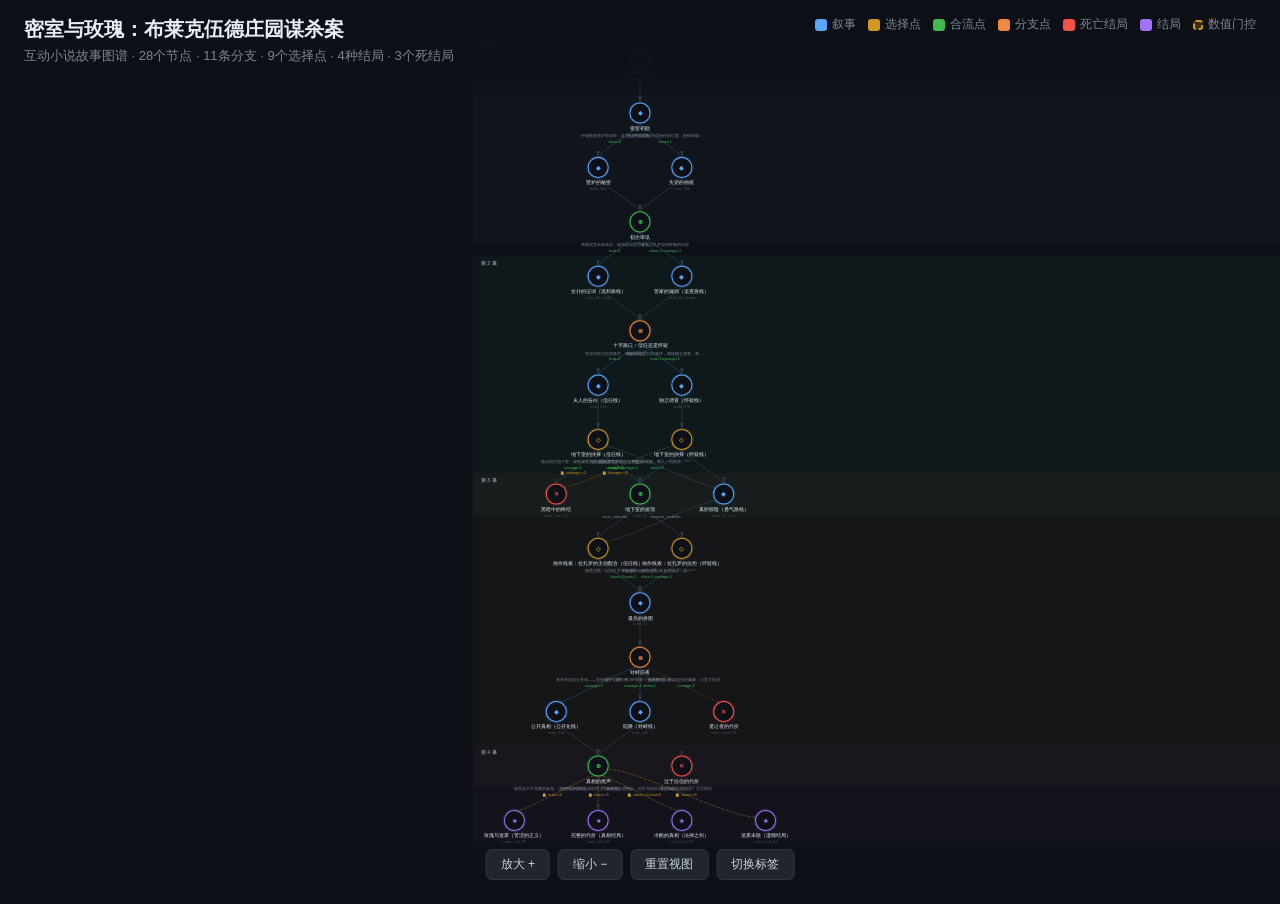
<file: outputs/seed001/story_graph_viz.html>
<!DOCTYPE html>
<html lang="zh">
<head>
<meta charset="UTF-8">
<meta name="viewport" content="width=device-width, initial-scale=1.0">
<title>密室与玫瑰：布莱克伍德庄园谋杀案 — 故事图谱</title>
<style>
  * { margin: 0; padding: 0; box-sizing: border-box; }
  body {
    font-family: "PingFang SC", "Microsoft YaHei", "Helvetica Neue", sans-serif;
    background: #0d1117;
    color: #c9d1d9;
    overflow: hidden;
  }

  #header {
    position: fixed; top: 0; left: 0; right: 0; z-index: 100;
    background: linear-gradient(180deg, rgba(13,17,23,0.97) 80%, rgba(13,17,23,0));
    padding: 16px 24px 28px;
    pointer-events: none;
  }
  #header h1 {
    font-size: 20px; font-weight: 600; color: #e6edf3;
    pointer-events: auto;
  }
  #header .subtitle {
    font-size: 13px; color: #7d8590; margin-top: 4px;
    pointer-events: auto;
  }

  #legend {
    position: fixed; top: 16px; right: 24px; z-index: 100;
    display: flex; gap: 12px; flex-wrap: wrap; align-items: center;
    font-size: 12px; color: #7d8590;
  }
  .legend-item { display: flex; align-items: center; gap: 5px; }
  .legend-dot {
    width: 12px; height: 12px; border-radius: 3px;
  }

  #canvas { width: 100vw; height: 100vh; }

  #tooltip {
    position: fixed; z-index: 200;
    background: #161b22; border: 1px solid #30363d;
    border-radius: 8px; padding: 14px 16px;
    max-width: 420px; font-size: 13px;
    line-height: 1.6; color: #c9d1d9;
    pointer-events: none; opacity: 0;
    transition: opacity 0.15s;
    box-shadow: 0 8px 24px rgba(0,0,0,0.4);
  }
  #tooltip .tt-title {
    font-size: 15px; font-weight: 600; color: #e6edf3;
    margin-bottom: 6px;
  }
  #tooltip .tt-type {
    display: inline-block; font-size: 11px; padding: 2px 7px;
    border-radius: 10px; margin-bottom: 8px;
  }
  #tooltip .tt-act {
    font-size: 11px; color: #7d8590; margin-left: 6px;
  }
  #tooltip .tt-desc {
    font-size: 12px; color: #8b949e;
    max-height: 160px; overflow-y: auto;
    margin-top: 6px;
  }
  #tooltip .tt-events {
    margin-top: 8px; font-size: 12px;
  }
  #tooltip .tt-events li {
    margin-left: 16px; color: #8b949e;
  }
  #tooltip .tt-choices {
    margin-top: 8px; border-top: 1px solid #21262d; padding-top: 8px;
  }
  #tooltip .tt-choice-item {
    font-size: 12px; color: #79c0ff; margin-bottom: 4px;
  }

  #detail-panel {
    position: fixed; top: 0; right: -480px; width: 460px; height: 100vh;
    background: #161b22; border-left: 1px solid #30363d;
    z-index: 150; transition: right 0.3s ease;
    overflow-y: auto; padding: 24px;
  }
  #detail-panel.open { right: 0; }
  #detail-panel .close-btn {
    position: absolute; top: 12px; right: 16px;
    background: none; border: none; color: #7d8590;
    font-size: 22px; cursor: pointer;
  }
  #detail-panel .close-btn:hover { color: #e6edf3; }
  #detail-panel h2 {
    font-size: 18px; color: #e6edf3; margin-bottom: 4px;
  }
  #detail-panel .dp-meta {
    font-size: 12px; color: #7d8590; margin-bottom: 16px;
  }
  #detail-panel .dp-section {
    margin-bottom: 16px;
  }
  #detail-panel .dp-section h3 {
    font-size: 13px; color: #7d8590; text-transform: uppercase;
    letter-spacing: 1px; margin-bottom: 8px;
    border-bottom: 1px solid #21262d; padding-bottom: 4px;
  }
  #detail-panel .dp-section p,
  #detail-panel .dp-section li {
    font-size: 13px; line-height: 1.7; color: #c9d1d9;
  }
  #detail-panel .dp-section ul { padding-left: 18px; }
  #detail-panel .dp-choice {
    background: #0d1117; border: 1px solid #30363d;
    border-radius: 6px; padding: 10px 12px; margin-bottom: 8px;
  }
  #detail-panel .dp-choice .choice-text {
    font-size: 13px; color: #79c0ff; font-weight: 500;
  }
  #detail-panel .dp-choice .choice-hint {
    font-size: 12px; color: #7d8590; margin-top: 4px;
  }
  #detail-panel .dp-choice .choice-effects {
    font-size: 11px; color: #3fb950; margin-top: 4px;
  }
  .dp-tag {
    display: inline-block; font-size: 11px; padding: 2px 8px;
    border-radius: 10px; margin-right: 6px;
  }

  #controls {
    position: fixed; bottom: 20px; left: 50%; transform: translateX(-50%);
    z-index: 100; display: flex; gap: 8px;
  }
  #controls button {
    background: #21262d; border: 1px solid #30363d; color: #c9d1d9;
    padding: 6px 14px; border-radius: 6px; font-size: 12px;
    cursor: pointer; transition: background 0.15s;
  }
  #controls button:hover { background: #30363d; }

  #minimap {
    position: fixed; bottom: 20px; right: 24px; z-index: 100;
    width: 160px; height: 120px;
    background: rgba(22,27,34,0.9); border: 1px solid #30363d;
    border-radius: 6px; overflow: hidden;
  }
  #detail-panel .dp-choice .choice-gate {
    font-size: 11px; color: #d29922; margin-top: 4px;
    padding: 2px 6px; background: #d2992215; border: 1px dashed #d2992244;
    border-radius: 4px; display: inline-block;
  }
  #detail-panel .dp-section .gate-info {
    font-size: 12px; color: #d29922; margin-top: 4px;
    padding: 6px 10px; background: #d2992210; border: 1px dashed #d2992233;
    border-radius: 6px;
  }
  .value-badge {
    font-size: 9px; fill: #3fb950;
  }
  .gate-badge {
    font-size: 9px; fill: #d29922;
  }
</style>
</head>
<body>

<div id="header">
  <h1>密室与玫瑰：布莱克伍德庄园谋杀案</h1>
  <div class="subtitle">互动小说故事图谱 · 28个节点 · 11条分支 · 9个选择点 · 4种结局 · 3个死结局</div>
</div>

<div id="legend">
  <div class="legend-item"><div class="legend-dot" style="background:#58a6ff"></div>叙事</div>
  <div class="legend-item"><div class="legend-dot" style="background:#d29922"></div>选择点</div>
  <div class="legend-item"><div class="legend-dot" style="background:#3fb950"></div>合流点</div>
  <div class="legend-item"><div class="legend-dot" style="background:#f0883e"></div>分支点</div>
  <div class="legend-item"><div class="legend-dot" style="background:#f85149"></div>死亡结局</div>
  <div class="legend-item"><div class="legend-dot" style="background:#a371f7"></div>结局</div>
  <div class="legend-item"><div class="legend-dot" style="background:#d2992233;border:2px dashed #d29922;width:10px;height:10px"></div>数值门控</div>
</div>

<svg id="canvas"></svg>
<div id="tooltip"></div>
<div id="detail-panel">
  <button class="close-btn" onclick="closePanel()">&times;</button>
  <div id="detail-content"></div>
</div>

<div id="controls">
  <button onclick="zoomIn()">放大 +</button>
  <button onclick="zoomOut()">缩小 −</button>
  <button onclick="resetView()">重置视图</button>
  <button onclick="toggleLabels()">切换标签</button>
</div>

<script>
const storyData = {
  "story_id": "victorian_mystery_001",
  "title": "密室与玫瑰：布莱克伍德庄园谋杀案",
  "genre": "悬疑推理",
  "language": "zh",
  "total_acts": 4,
  "world_setting": "1862年的伦敦正处于维多利亚女王统治的鼎盛时期。雾气弥漫的街道、煤气灯的昏黄光晕、阶级森严的社会秩序——这座城市的繁荣表面之下暗流涌动。布莱克伍德庄园坐落于伦敦西郊，是已故布莱克伍德伯爵三世的私产。庄园以其珍贵的欧洲古典画作收藏闻名于贵族圈，同时也因主人神秘莫测的性格而令人敬而远之。伯爵的突然死亡打破了庄园的宁静，也牵出了一张隐藏多年的秘密之网。",
  "time_period": "1862年，维多利亚时代",
  "location": "英国伦敦，布莱克伍德庄园",
  "characters": [
    {
      "char_id": "char_edmund",
      "name": "艾德蒙·克劳福德",
      "role": "主角",
      "description": "二十八岁，身形修长，棕发灰眼，常穿深色呢绒外套。出身中产家庭，剑桥肄业后自学法医与逻辑学，凭借几起小案声名鹊起。观察力极为敏锐，但有时过于自信，在情感判断上经验不足。",
      "speech_style": "措辞精准，偶尔带有书卷气，紧张时说话加快。",
      "hidden_agenda": null,
      "knowledge": [
        "伯爵死于密室，门窗从内部锁死，钥匙在死者口袋",
        "委托人为伯爵夫人伊莎贝拉的律师",
        "庄园内有多名仆人"
      ]
    },
    {
      "char_id": "char_isabella",
      "name": "伯爵夫人伊莎贝拉·布莱克伍德",
      "role": "NPC",
      "description": "三十二岁，意大利与英国混血，黑发黑眸，容貌出众。与伯爵婚后仅八个月。举止优雅但眼神深邃，情绪控制极佳，偶尔流露出难以言说的悲伤。",
      "speech_style": "语调平静，带有轻微的意大利口音，措辞考究，从不轻易表露情绪。",
      "hidden_agenda": "伊莎贝拉知道伯爵的秘密身份——他是一个伪造画作的犯罪网络的幕后金主，而她嫁给伯爵是受其父亲（一位没落的佛罗伦萨贵族）所托，目的是取回被伯爵骗走的一批真迹。她并非凶手，但她知道谁有动机。",
      "knowledge": [
        "伯爵的犯罪网络",
        "画作真伪问题",
        "拉扎罗的真实身份",
        "伯爵曾收到威胁信"
      ]
    },
    {
      "char_id": "char_lazaro",
      "name": "拉扎罗·孔蒂",
      "role": "NPC",
      "description": "四十五岁，身材高大，银灰色短发，举止一丝不苟。表面上是伯爵夫人从意大利带来的贴身管家，实则是佛罗伦萨一个艺术品追索组织派来的特工。",
      "speech_style": "言简意赅，带有浓重意大利口音，不轻易回答问题，习惯用反问。",
      "hidden_agenda": "拉扎罗的真实任务是取回被伯爵骗走的画作并收集其犯罪证据。他进入密室的方式是利用壁炉烟道中的一条隐藏通道，但他只是取走了画作，并非杀人——真正的凶手另有其人。",
      "knowledge": [
        "隐藏通道的存在",
        "画作的真实位置",
        "伯爵的犯罪档案",
        "伯爵真正的死因线索"
      ]
    },
    {
      "char_id": "char_william",
      "name": "威廉·霍布斯警探",
      "role": "NPC",
      "description": "五十岁，体型魁梧，络腮胡，惯用手杖。伦敦警察厅老将，凭经验办案，对新式推理方法持怀疑态度，但内心正直，不会徇私枉法。",
      "speech_style": "大嗓门，用词直白，喜欢说'照规矩来'，偶尔对艾德蒙的方法冷嘲热讽。",
      "hidden_agenda": null,
      "knowledge": [
        "案发现场初步勘察结果",
        "伯爵有犯罪前科（但已被封存）",
        "威胁信的存在"
      ]
    },
    {
      "char_id": "char_emily",
      "name": "艾米莉·霍普",
      "role": "NPC",
      "description": "十九岁，身材瘦小，棕色卷发，眼神总是闪躲。在庄园服侍三年，胆小敏感，但忠于良知。案发当晚她听到了不该听到的声音，一直因恐惧而沉默。",
      "speech_style": "说话磕磕绊绊，容易被吓到，但被信任后会倾诉一切。",
      "hidden_agenda": null,
      "knowledge": [
        "案发当晚听到密室方向传来两个人的争吵声（说明死前有人进入密室）",
        "拉扎罗深夜在走廊出现",
        "伯爵曾秘密会见一名外来访客"
      ]
    },
    {
      "char_id": "char_count_ghost",
      "name": "已故伯爵·亨利·布莱克伍德三世",
      "role": "配角",
      "description": "死亡时五十七岁，通过遗物、日记、证词逐渐还原其形象：表面是绅士收藏家，实则是欧洲最大伪造画作网络的幕后金主，同时也是英国情报部门的线人。",
      "speech_style": "仅通过日记和信件呈现，文字华丽但充满暗语。",
      "hidden_agenda": "伯爵在死前已意识到自己被多方追杀，曾试图向情报部门自首以换取保护，但未能成功。",
      "knowledge": []
    }
  ],
  "nodes": {
    "node_01": {
      "node_id": "node_01",
      "node_type": "narrative",
      "title": "雾中委托",
      "act": 1,
      "branch_id": "main",
      "scene_description": "1862年11月的伦敦，艾德蒙在自己简陋的贝克街事务所收到一封来自律师事务所的委托信。伯爵夫人伊莎贝拉的律师代为委托：布莱克伍德伯爵三世昨夜死于密室，警方已介入但毫无头绪，夫人希望聘请私家侦探协助调查，还伯爵一个'公正的结论'。描写伦敦雾天的压抑氛围，艾德蒙整理装备、乘马车前往庄园的过程，以及他在车厢内阅读委托信时的初步推断。给读者建立主角的性格基调：理性、敏锐、对这个案子隐约感到不安。",
      "key_events": [
        "收到委托信，了解基本案情",
        "马车途中，艾德蒙通过车窗观察到庄园外围有警察封锁线",
        "抵达庄园大门，管家拉扎罗冷淡地迎接"
      ],
      "emotional_tone": "压抑、神秘、初步的好奇与警觉",
      "pov_character": "",
      "choices": [],
      "death_cause": null,
      "death_description_hint": null,
      "ending_type": null,
      "ending_condition": null,
      "next_nodes": [
        "node_02"
      ],
      "prev_nodes": [],
      "merge_to": null,
      "facts_introduced": [
        "伯爵死于密室，门窗从内部锁死，钥匙在死者口袋",
        "委托来自伯爵夫人一方",
        "拉扎罗是意大利裔管家"
      ],
      "witnesses": [
        "char_edmund"
      ]
    },
    "node_02": {
      "node_id": "node_02",
      "node_type": "narrative",
      "title": "密室初勘",
      "act": 1,
      "branch_id": "main",
      "scene_description": "艾德蒙在警探威廉的陪同下进入案发现场——伯爵的私人书房兼画廊。描写密室的细节：四面墙壁挂满画框，其中一面墙上有一个明显空缺（画作失窃），伯爵伏案而死，面部发青，初步判断为中毒。壁炉燃烧着，房间温暖。威廉向艾德蒙说明现场情况，两人就密室机制产生第一次意见分歧——威廉认为是自杀，艾德蒙注意到死者手部有细微的挣扎痕迹。同时，艾德蒙注意到壁炉旁有一处不寻常的灰烬，以及书桌上被翻动过的痕迹。重点：让读者和艾德蒙一起发现线索，建立推理氛围。",
      "key_events": [
        "进入密室现场",
        "发现画作失窃（墙上有空缺）",
        "确认死者中毒而非自杀（手部挣扎痕迹）",
        "发现壁炉异常灰烬和书桌被翻动痕迹",
        "威廉透露伯爵生前收到过多封威胁信"
      ],
      "emotional_tone": "紧张、专注、侦探推理的快感与不安",
      "pov_character": "",
      "choices": [
        {
          "option_id": "opt_02a",
          "text": "仔细检查壁炉和灰烬，这里似乎有文章",
          "target_node_id": "node_03a",
          "is_dead_end": false,
          "branch_type": "value_based",
          "value_effects": [
            {
              "attribute": "clues",
              "delta": 2
            }
          ],
          "hint": "艾德蒙在灰烬中发现烧毁的信件残片，以及壁炉内壁有被人攀爬的痕迹——这是发现隐藏通道的第一条线索。"
        },
        {
          "option_id": "opt_02b",
          "text": "先去检查那幅失窃画作的位置，画钩和墙面可能留有线索",
          "target_node_id": "node_03b",
          "is_dead_end": false,
          "branch_type": "value_based",
          "value_effects": [
            {
              "attribute": "clues",
              "delta": 1
            }
          ],
          "hint": "艾德蒙在画钩附近发现一根细小的黑色纤维，以及墙面上有轻微的划痕，暗示画作是被人取走而非仓皇盗走的。"
        }
      ],
      "death_cause": null,
      "death_description_hint": null,
      "ending_type": null,
      "ending_condition": null,
      "next_nodes": [
        "node_03a",
        "node_03b"
      ],
      "prev_nodes": [
        "node_01"
      ],
      "merge_to": null,
      "facts_introduced": [
        "伯爵死于中毒，非自杀",
        "一幅画作失窃",
        "伯爵生前收到威胁信",
        "壁炉有异常灰烬"
      ],
      "witnesses": [
        "char_edmund",
        "char_william"
      ]
    },
    "node_03a": {
      "node_id": "node_03a",
      "node_type": "narrative",
      "title": "壁炉的秘密",
      "act": 1,
      "branch_id": "branch_clue_fireplace",
      "scene_description": "艾德蒙跪下仔细检查壁炉。在灰烬中，他用镊子夹出几片烧焦但仍可辨认的纸片——是一封信的残片，能看到'……不可再拖延……画作归还……否则你知道后果……'等字样，以及一个字母'L'的署名。更重要的是，当他将手探入壁炉内壁时，发现砖块排列有轻微异样，用力推压后，内壁向内弹开一条细缝——隐藏通道的入口。描写艾德蒙此刻的震惊与兴奋，他迅速将这一发现告知威廉，但选择暂时不进入通道，先收集更多信息。",
      "key_events": [
        "发现烧毁信件残片，署名为'L'",
        "发现壁炉隐藏通道入口",
        "威廉对隐藏通道的存在感到震惊"
      ],
      "emotional_tone": "震惊、兴奋、危险的预感",
      "pov_character": "",
      "choices": [],
      "death_cause": null,
      "death_description_hint": null,
      "ending_type": null,
      "ending_condition": null,
      "next_nodes": [
        "node_04"
      ],
      "prev_nodes": [
        "node_02"
      ],
      "merge_to": "node_04",
      "facts_introduced": [
        "壁炉内存在隐藏通道",
        "烧毁信件署名'L'，内容涉及画作归还威胁"
      ],
      "witnesses": [
        "char_edmund",
        "char_william"
      ]
    },
    "node_03b": {
      "node_id": "node_03b",
      "node_type": "narrative",
      "title": "失窃的画框",
      "act": 1,
      "branch_id": "branch_clue_painting",
      "scene_description": "艾德蒙走向那面空缺的墙壁。画钩依然完好，说明画作是被人小心取下而非仓皇盗走。他用放大镜检查墙面，发现几道细小的划痕，以及画钩上附着一根黑色纤维——与管家拉扎罗的制服颜色相同。他还注意到地板上有极轻微的拖拽痕迹，方向指向壁炉一侧。这条线索将艾德蒙的注意力引向拉扎罗，同时让他开始怀疑壁炉附近是否有文章。描写艾德蒙的冷静分析，以及他记录线索时的专注神情。",
      "key_events": [
        "发现画作是被人小心取下（非仓皇盗走）",
        "发现黑色纤维（与拉扎罗制服颜色相同）",
        "地板拖拽痕迹指向壁炉方向"
      ],
      "emotional_tone": "冷静、专注、对拉扎罗的初步怀疑",
      "pov_character": "",
      "choices": [],
      "death_cause": null,
      "death_description_hint": null,
      "ending_type": null,
      "ending_condition": null,
      "next_nodes": [
        "node_04"
      ],
      "prev_nodes": [
        "node_02"
      ],
      "merge_to": "node_04",
      "facts_introduced": [
        "画作被人小心取下，非仓皇盗走",
        "黑色纤维疑似与拉扎罗有关",
        "拖拽痕迹指向壁炉方向"
      ],
      "witnesses": [
        "char_edmund",
        "char_william"
      ]
    },
    "node_04": {
      "node_id": "node_04",
      "node_type": "merge_point",
      "title": "初次审讯",
      "act": 1,
      "branch_id": "main",
      "scene_description": "勘察现场后，艾德蒙在庄园的客厅里依次与几位关键人物进行初步交谈。伯爵夫人伊莎贝拉出现——她穿着黑色丧服，神情平静得令人不安，言辞中透露出对伯爵'秘密'的隐晦暗示。女仆艾米莉在走廊上被叫住，她明显紧张，眼神闪躲。艾德蒙必须决定下一步先深入调查哪条线索。",
      "key_events": [
        "与伯爵夫人伊莎贝拉初次正式会面",
        "伊莎贝拉暗示伯爵有不为人知的秘密",
        "女仆艾米莉表现出明显的恐惧与隐瞒"
      ],
      "emotional_tone": "悬疑、人际试探、多重谎言交织的压迫感",
      "pov_character": "",
      "choices": [
        {
          "option_id": "opt_04a",
          "text": "单独找艾米莉谈话，她明显知道些什么",
          "target_node_id": "node_05_emily",
          "is_dead_end": false,
          "branch_type": "strong",
          "value_effects": [
            {
              "attribute": "trust",
              "delta": 1
            }
          ],
          "hint": "艾德蒙用温和的方式取得艾米莉的信任，她透露了案发当晚的关键信息，包括争吵声和拉扎罗的深夜行踪。"
        },
        {
          "option_id": "opt_04b",
          "text": "要求拉扎罗说明昨晚的行踪",
          "target_node_id": "node_05_lazaro",
          "is_dead_end": false,
          "branch_type": "strong",
          "value_effects": [
            {
              "attribute": "clues",
              "delta": 1
            },
            {
              "attribute": "courage",
              "delta": 1
            }
          ],
          "hint": "拉扎罗的不在场证明存在漏洞，艾德蒙的追问让他露出短暂的慌乱。同时通过观察拉扎罗的反应获得物证线索。"
        }
      ],
      "death_cause": null,
      "death_description_hint": null,
      "ending_type": null,
      "ending_condition": null,
      "next_nodes": [
        "node_05_emily",
        "node_05_lazaro"
      ],
      "prev_nodes": [
        "node_03a",
        "node_03b"
      ],
      "merge_to": null,
      "facts_introduced": [
        "伊莎贝拉暗示伯爵有秘密",
        "艾米莉明显在隐瞒某些事情"
      ],
      "witnesses": [
        "char_edmund",
        "char_isabella",
        "char_emily"
      ]
    },
    "node_05_emily": {
      "node_id": "node_05_emily",
      "node_type": "narrative",
      "title": "女仆的证词（温和路线）",
      "act": 2,
      "branch_id": "branch_emily_first",
      "scene_description": "艾德蒙在庄园花园的角落与艾米莉单独交谈。他的耐心和温和迅速打破了艾米莉的防线。她倾诉了一切：案发当晚大约十一点，她在走廊听到书房方向传来两个人的激烈争吵，一个声音是伯爵，另一个声音带有外国口音。她还看到拉扎罗在午夜时分手持蜡烛从走廊经过，神情凝重。最关键的是，她透露了一个其他人不知道的细节——案发前三天，伯爵曾在深夜秘密接待了一名外来访客，那人穿着军官式的大衣，说话带有英国上流口音。艾德蒙意识到这个'军官'可能就是凶手。",
      "key_events": [
        "艾米莉完整透露案发当晚的争吵声",
        "拉扎罗午夜在走廊出现的证词",
        "独家线索：伯爵案发前三天秘密会见穿军官大衣的访客",
        "艾德蒙与艾米莉建立信任关系"
      ],
      "emotional_tone": "同情、信任建立、关键信息带来的推理突破",
      "pov_character": "",
      "choices": [],
      "death_cause": null,
      "death_description_hint": null,
      "ending_type": null,
      "ending_condition": null,
      "next_nodes": [
        "node_06"
      ],
      "prev_nodes": [
        "node_04"
      ],
      "merge_to": "node_06",
      "facts_introduced": [
        "案发当晚书房有两人争吵，一人带外国口音",
        "拉扎罗午夜在走廊出现",
        "伯爵案发前三天秘密会见穿军官大衣的外来访客"
      ],
      "witnesses": [
        "char_edmund",
        "char_emily"
      ]
    },
    "node_05_lazaro": {
      "node_id": "node_05_lazaro",
      "node_type": "narrative",
      "title": "管家的漏洞（追查路线）",
      "act": 2,
      "branch_id": "branch_lazaro_first",
      "scene_description": "艾德蒙直接面对拉扎罗，要求他说明案发当晚的行踪。拉扎罗声称十点就已就寝，但艾德蒙注意到他左手手指有微小的擦伤——与攀爬粗糙表面一致。追问之下，拉扎罗声称是修剪灌木所致，但此时是十一月，庄园的灌木早已落叶。不在场证明的漏洞让艾德蒙更加警觉。事后艾德蒙在走廊遇到艾米莉，简短询问后得知她听到了争吵声，但因为拉扎罗就在附近，她不敢多说，只用颤抖的声音说了一句：'那晚有两个人在书房'。",
      "key_events": [
        "拉扎罗不在场证明存在漏洞（手部擦伤 vs 十一月灌木）",
        "拉扎罗声称十点就寝但有物证矛盾",
        "艾米莉简短透露'那晚有两个人在书房'",
        "艾德蒙获得拉扎罗与密室通道关联的物证线索"
      ],
      "emotional_tone": "紧张、对峙、猎手的敏锐直觉",
      "pov_character": "",
      "choices": [],
      "death_cause": null,
      "death_description_hint": null,
      "ending_type": null,
      "ending_condition": null,
      "next_nodes": [
        "node_06"
      ],
      "prev_nodes": [
        "node_04"
      ],
      "merge_to": "node_06",
      "facts_introduced": [
        "拉扎罗不在场证明有漏洞（手部擦伤，十一月无灌木可修剪）",
        "案发当晚书房有两人（艾米莉简短证词）",
        "拉扎罗可能与密室通道有关联"
      ],
      "witnesses": [
        "char_edmund",
        "char_lazaro",
        "char_emily"
      ]
    },
    "node_06": {
      "node_id": "node_06",
      "node_type": "branch_point",
      "title": "十字路口：信任还是怀疑",
      "act": 2,
      "branch_id": "main",
      "scene_description": "艾德蒙回到客厅，整理目前掌握的线索。此时伯爵夫人伊莎贝拉主动来找他，提出愿意单独告诉他一些'只有她知道的事情'，但条件是艾德蒙必须承诺不会将她的话直接转交给警方。她的眼神真诚但深不可测。与此同时，威廉警探在走廊拦住艾德蒙，低声警告他：'那个女人不可信，她嫁给伯爵之前没有任何可查的背景，你要小心。'艾德蒙必须做出一个关键判断，这将决定他接下来的调查路线。",
      "key_events": [
        "伊莎贝拉主动提出告知秘密，条件是不直接转交警方",
        "威廉警告艾德蒙不要信任伊莎贝拉",
        "艾德蒙必须在信任与怀疑之间做出选择"
      ],
      "emotional_tone": "紧张的人际博弈、道德抉择、信任的代价",
      "pov_character": "",
      "choices": [
        {
          "option_id": "opt_06a",
          "text": "答应伊莎贝拉的条件，单独听她说",
          "target_node_id": "node_07a",
          "is_dead_end": false,
          "branch_type": "strong",
          "value_effects": [
            {
              "attribute": "trust",
              "delta": 2
            }
          ],
          "hint": "进入信任伊莎贝拉的世界线。伊莎贝拉将向艾德蒙揭示伯爵的犯罪网络和拉扎罗的真实身份，调查将从内部突破。"
        },
        {
          "option_id": "opt_06b",
          "text": "婉拒伊莎贝拉的条件，继续独立调查，将她列为嫌疑人",
          "target_node_id": "node_07b",
          "is_dead_end": false,
          "branch_type": "strong",
          "value_effects": [
            {
              "attribute": "trust",
              "delta": -1
            },
            {
              "attribute": "courage",
              "delta": 1
            }
          ],
          "hint": "进入怀疑伊莎贝拉的世界线。艾德蒙将从物证和其他证人入手，走一条更艰难但更独立的推理路线。"
        }
      ],
      "death_cause": null,
      "death_description_hint": null,
      "ending_type": null,
      "ending_condition": null,
      "next_nodes": [
        "node_07a",
        "node_07b"
      ],
      "prev_nodes": [
        "node_05_emily",
        "node_05_lazaro"
      ],
      "merge_to": null,
      "facts_introduced": [
        "伊莎贝拉声称掌握关键秘密",
        "威廉认为伊莎贝拉背景可疑"
      ],
      "witnesses": [
        "char_edmund",
        "char_isabella",
        "char_william"
      ]
    },
    "node_07a": {
      "node_id": "node_07a",
      "node_type": "narrative",
      "title": "夫人的告白（信任线）",
      "act": 2,
      "branch_id": "branch_trust_isabella",
      "scene_description": "伊莎贝拉将艾德蒙带到庄园的玫瑰温室，确认四周无人后，缓缓开口。她的声音平静，但每一句话都像一块石头投入深水。她告诉艾德蒙：伯爵多年来经营着一个欧洲规模的伪造画作网络，用赝品替换各大贵族收藏的真迹，然后将真迹秘密出售。她的父亲正是受害者之一。她嫁给伯爵，是为了取回父亲的画——而拉扎罗是她父亲派来的'取画人'，并非真正的管家。她强调：她没有杀死伯爵，因为伯爵死了，画作的下落就成了谜。但她知道真正的凶手可能是另一个受害者——一个伯爵曾经背叛的英国情报官员。描写伊莎贝拉说话时的克制与痛苦，以及艾德蒙听完后复杂的情绪。",
      "key_events": [
        "伊莎贝拉揭示伯爵的伪造画作犯罪网络",
        "揭示拉扎罗的真实身份（取画人）",
        "提出真正凶手可能是被伯爵背叛的情报官员",
        "艾德蒙了解到伯爵曾是英国情报部门的线人"
      ],
      "emotional_tone": "震惊、复杂的同情、真相层层剥开的紧迫感",
      "pov_character": "",
      "choices": [],
      "death_cause": null,
      "death_description_hint": null,
      "ending_type": null,
      "ending_condition": null,
      "next_nodes": [
        "node_08a"
      ],
      "prev_nodes": [
        "node_06"
      ],
      "merge_to": null,
      "facts_introduced": [
        "伯爵经营伪造画作犯罪网络",
        "拉扎罗是取画人，非真正管家",
        "伯爵曾是英国情报部门线人",
        "真正凶手可能是被背叛的情报官员"
      ],
      "witnesses": [
        "char_edmund",
        "char_isabella"
      ]
    },
    "node_07b": {
      "node_id": "node_07b",
      "node_type": "narrative",
      "title": "独立调查（怀疑线）",
      "act": 2,
      "branch_id": "branch_suspect_isabella",
      "scene_description": "艾德蒙拒绝了伊莎贝拉的条件，决定从物证入手。他首先说服威廉让他查阅伯爵的私人文件，在书房的隐秘抽屉（用暗格机关锁住）中发现一批加密账本和一份名单——名单上列有多个欧洲贵族的名字，每个名字旁边都标注了画作名称和金额。这是伯爵犯罪网络的部分记录。艾德蒙还在伯爵的日记中发现一条关键记录：'L已知晓一切，但他不会动手——他要的只是画。真正危险的是W，他知道我向谁出卖了情报。'这条记录让艾德蒙意识到，凶手可能既不是拉扎罗也不是伊莎贝拉，而是某个被伯爵出卖的第三方。",
      "key_events": [
        "发现伯爵的加密账本和受害者名单",
        "在日记中发现关键记录：'L要的是画，W才是危险'",
        "推断凶手可能是被伯爵出卖的情报相关人员"
      ],
      "emotional_tone": "紧张、推理的快感、独立调查的孤独感",
      "pov_character": "",
      "choices": [],
      "death_cause": null,
      "death_description_hint": null,
      "ending_type": null,
      "ending_condition": null,
      "next_nodes": [
        "node_08b"
      ],
      "prev_nodes": [
        "node_06"
      ],
      "merge_to": null,
      "facts_introduced": [
        "伯爵的加密账本和犯罪受害者名单",
        "日记记录：'L要的是画，W才是真正危险'",
        "凶手可能是被伯爵出卖的情报人员"
      ],
      "witnesses": [
        "char_edmund",
        "char_william"
      ]
    },
    "node_08a": {
      "node_id": "node_08a",
      "node_type": "choice",
      "title": "地下室的抉择（信任线）",
      "act": 2,
      "branch_id": "branch_trust_isabella",
      "scene_description": "伊莎贝拉告诉艾德蒙，拉扎罗已经找到了画作——它被藏在庄园地下室的一个夹层墙壁里。但她警告他：地下室的通道很复杂，而且她怀疑凶手昨晚也去过那里，可能留下了陷阱。艾德蒙必须决定是否单独前往地下室，或者带上威廉警探同行。描写地下室入口的阴暗氛围，以及艾德蒙内心的权衡：带上威廉意味着更安全，但也意味着要向警方暴露伊莎贝拉告诉他的一切；独自前往则充满危险，但保留了调查的主动权。",
      "key_events": [
        "伊莎贝拉告知画作藏于地下室夹层",
        "警告地下室可能有危险",
        "艾德蒙面临独行还是寻求协助的抉择"
      ],
      "emotional_tone": "紧张、危险的预感、信任与安全的权衡",
      "pov_character": "",
      "choices": [
        {
          "option_id": "opt_08a_1",
          "text": "独自前往地下室，保留调查的主动权",
          "target_node_id": "node_dead_01",
          "is_dead_end": false,
          "branch_type": "strong",
          "value_effects": [
            {
              "attribute": "courage",
              "delta": 1
            }
          ],
          "hint": "艾德蒙独自进入地下室。如果此前积累了足够的勇气（courage≥2），他能凭借敏锐直觉察觉埋伏，独自脱险并获得独特线索；否则遭遇袭击，调查失败。",
          "gate_branch": {
            "condition": {
              "courage": ">=2"
            },
            "true_target": "node_09_solo",
            "false_target": "node_dead_01"
          }
        },
        {
          "option_id": "opt_08a_2",
          "text": "请威廉警探同行，安全第一",
          "target_node_id": "node_09",
          "is_dead_end": false,
          "branch_type": "strong",
          "value_effects": [
            {
              "attribute": "trust",
              "delta": -1
            },
            {
              "attribute": "courage",
              "delta": 1
            }
          ],
          "hint": "艾德蒙和威廉一同进入地下室，在更安全的情况下发现关键证据，但不得不向威廉部分披露伊莎贝拉的秘密。"
        }
      ],
      "death_cause": null,
      "death_description_hint": null,
      "ending_type": null,
      "ending_condition": null,
      "next_nodes": [
        "node_dead_01",
        "node_09",
        "node_09_solo"
      ],
      "prev_nodes": [
        "node_07a"
      ],
      "merge_to": null,
      "facts_introduced": [
        "画作藏于地下室夹层",
        "凶手可能仍在庄园内"
      ],
      "witnesses": [
        "char_edmund",
        "char_isabella"
      ]
    },
    "node_08b": {
      "node_id": "node_08b",
      "node_type": "choice",
      "title": "地下室的抉择（怀疑线）",
      "act": 2,
      "branch_id": "branch_suspect_isabella",
      "scene_description": "根据日记中'L要的是画'的线索，艾德蒙推断拉扎罗很可能知道画作的藏处，甚至已经取走了画。他决定追查拉扎罗的行踪，发现拉扎罗频繁出入庄园地下室。艾德蒙必须决定如何行动。描写艾德蒙在走廊远远观察拉扎罗的身影，以及他内心的判断：拉扎罗高大强壮，单独对质可能有危险；但如果带上威廉，拉扎罗可能会拒绝合作甚至逃跑。",
      "key_events": [
        "根据日记线索锁定拉扎罗与画作的关联",
        "发现拉扎罗频繁出入地下室",
        "艾德蒙必须决定如何接近拉扎罗"
      ],
      "emotional_tone": "紧张、猎手与猎物的对峙感",
      "pov_character": "",
      "choices": [
        {
          "option_id": "opt_08b_1",
          "text": "独自跟踪拉扎罗进入地下室",
          "target_node_id": "node_dead_01",
          "is_dead_end": false,
          "branch_type": "strong",
          "value_effects": [
            {
              "attribute": "courage",
              "delta": 1
            }
          ],
          "hint": "艾德蒙独自进入地下室。如果此前积累了足够的勇气（courage≥2），他能凭借敏锐直觉察觉危险并独自脱险；否则遭遇意外，调查失败。",
          "gate_branch": {
            "condition": {
              "courage": ">=2"
            },
            "true_target": "node_09_solo",
            "false_target": "node_dead_01"
          }
        },
        {
          "option_id": "opt_08b_2",
          "text": "先告知威廉，两人一同前往",
          "target_node_id": "node_09",
          "is_dead_end": false,
          "branch_type": "strong",
          "value_effects": [
            {
              "attribute": "clues",
              "delta": 1
            }
          ],
          "hint": "两人一同进入地下室，安全地发现关键证据。"
        }
      ],
      "death_cause": null,
      "death_description_hint": null,
      "ending_type": null,
      "ending_condition": null,
      "next_nodes": [
        "node_dead_01",
        "node_09",
        "node_09_solo"
      ],
      "prev_nodes": [
        "node_07b"
      ],
      "merge_to": null,
      "facts_introduced": [
        "拉扎罗频繁出入地下室"
      ],
      "witnesses": [
        "char_edmund"
      ]
    },
    "node_dead_01": {
      "node_id": "node_dead_01",
      "node_type": "dead_end",
      "title": "黑暗中的终结",
      "act": 2,
      "branch_id": "branch_dead",
      "scene_description": "艾德蒙独自进入地下室。描写地下室的阴暗潮湿，煤气灯的光晕在砖墙上投下摇曳的阴影。他沿着走廊深入，发现了藏画的夹层入口——但就在他弯腰检查时，背后传来脚步声。他来不及转身，一记重击落在他的后脑。黑暗吞噬了一切。当他再次睁开眼睛时，已经是第二天上午，他被发现昏倒在地下室入口处。但更糟糕的是：画作不见了，而凶手留下的唯一线索——一枚印有特殊徽章的袖扣——也随着混乱被威廉无意中踢入排水沟。关键证据永久丢失，案件陷入僵局。艾德蒙因伤势和证据链断裂，无法完成调查，最终只能将案件移交警方，真相永远埋藏在迷雾中。",
      "key_events": [
        "艾德蒙在地下室遭到袭击",
        "关键证据（袖扣）意外丢失",
        "案件调查失败"
      ],
      "emotional_tone": "挫败、痛苦、遗憾",
      "pov_character": "",
      "choices": [],
      "death_cause": "独自进入危险区域，遭到凶手袭击，关键证据丢失，调查失败",
      "death_description_hint": "描写艾德蒙在医院病床上醒来，窗外的伦敦雾气依然弥漫，而布莱克伍德庄园的案件将成为他职业生涯中永远无法释怀的污点。伯爵夫人伊莎贝拉在三个月后悄然离开英国，拉扎罗下落不明，真相沉入泰晤士河。",
      "ending_type": "bad_ending",
      "ending_condition": "独自进入地下室",
      "next_nodes": [],
      "prev_nodes": [
        "node_08a",
        "node_08b"
      ],
      "merge_to": null,
      "facts_introduced": [
        "凶手仍在庄园内并主动反击"
      ],
      "witnesses": [
        "char_edmund"
      ]
    },
    "node_09_solo": {
      "node_id": "node_09_solo",
      "node_type": "narrative",
      "title": "孤胆探险（勇气路线）",
      "act": 2,
      "branch_id": "branch_solo_survive",
      "scene_description": "艾德蒙独自进入地下室，但他的直觉在关键时刻救了他——在弯腰检查夹层入口时，他注意到地面上一处不自然的阴影变化，立刻侧身闪避。一记铁棍擦着他的肩膀落下，他在黑暗中与袭击者短暂搏斗，凭借灵活身手甩开对方逃离。虽然没有抓住袭击者，但他在搏斗中扯下了对方衣袖上的一枚袖扣——印有皇家情报部门的徽章。这是凶手身份的直接物证，比与威廉同行时获得的间接证据更加确凿。",
      "key_events": [
        "艾德蒙凭直觉闪避袭击，成功脱险",
        "与袭击者搏斗，扯下情报部门徽章袖扣",
        "获得凶手身份的直接物证",
        "确认凶手仍在庄园内监视调查"
      ],
      "emotional_tone": "肾上腺素飙升、险象环生后的庆幸、独行者的骄傲",
      "pov_character": "",
      "choices": [],
      "death_cause": null,
      "death_description_hint": null,
      "ending_type": null,
      "ending_condition": null,
      "next_nodes": [
        "node_10_trust"
      ],
      "prev_nodes": [
        "node_08a",
        "node_08b"
      ],
      "merge_to": null,
      "facts_introduced": [
        "凶手身份直接物证：皇家情报部门徽章袖扣",
        "凶手仍在庄园内并主动反击",
        "艾德蒙具备独立应对危险的能力"
      ],
      "witnesses": [
        "char_edmund"
      ]
    },
    "node_09": {
      "node_id": "node_09",
      "node_type": "merge_point",
      "title": "地下室的发现",
      "act": 3,
      "branch_id": "main",
      "scene_description": "艾德蒙与威廉一同进入地下室。描写两人在昏黄灯光下穿过狭窄通道的紧张氛围。他们找到了藏画的夹层——但画已经不在那里，只留下画框的压痕和一个被遗落的皮革文件包。文件包内有三样东西：一份伯爵的犯罪网络成员名单（加密，但部分可辨认）、一封未完成的信（伯爵写给英国情报部门的自首信，日期是死亡前一天）、以及一枚印有特殊徽章的袖扣——不属于任何庄园内的人。艾德蒙意识到：凶手是外来者，在案发当晚通过壁炉通道进入密室，与伯爵争吵后将其毒杀，然后取走了画作（或者拉扎罗在凶手离开后取走了画）。案件的轮廓开始清晰，但凶手的身份仍需最后的拼图。",
      "key_events": [
        "发现地下室藏画处，但画已不在",
        "发现皮革文件包：犯罪名单、伯爵自首信、神秘袖扣",
        "推断凶手是外来者，通过壁炉通道进入",
        "伯爵死前一天已写下自首信"
      ],
      "emotional_tone": "推理高潮前的紧张积累、真相即将浮出水面的兴奋",
      "pov_character": "",
      "choices": [],
      "death_cause": null,
      "death_description_hint": null,
      "ending_type": null,
      "ending_condition": null,
      "next_nodes": [
        "node_10_trust",
        "node_10_suspect"
      ],
      "prev_nodes": [
        "node_08a",
        "node_08b"
      ],
      "merge_to": null,
      "auto_route": {
        "description": "根据此前的分支路径自动路由：来自 branch_trust_isabella 的走 node_10_trust，来自 branch_suspect_isabella 的走 node_10_suspect",
        "branch_trust_isabella": "node_10_trust",
        "branch_suspect_isabella": "node_10_suspect"
      },
      "facts_introduced": [
        "伯爵死前一天写下自首信",
        "神秘袖扣属于外来者",
        "凶手通过壁炉通道进入密室",
        "画作已被带走（凶手或拉扎罗）"
      ],
      "witnesses": [
        "char_edmund",
        "char_william"
      ]
    },
    "node_10_trust": {
      "node_id": "node_10_trust",
      "node_type": "choice",
      "title": "画作线索：拉扎罗的主动配合（信任线）",
      "act": 3,
      "branch_id": "branch_trust_isabella",
      "scene_description": "回到楼上，拉扎罗主动来找艾德蒙。由于艾德蒙此前选择信任伊莎贝拉，拉扎罗已经从伊莎贝拉处了解到艾德蒙是可以信赖的人。他的态度明显更加开放——他不仅承认自己通过壁炉通道进入密室取走了画作，还主动提供了关于凶手'W'的详细信息：进入方式、使用的毒素类型、甚至'W'在伦敦的藏身地址。作为交换，他只要求艾德蒙允许他将画作带回意大利归还原主。",
      "key_events": [
        "拉扎罗因伊莎贝拉的引荐而信任艾德蒙",
        "拉扎罗主动提供凶手'W'的详细信息",
        "披露毒素类型和凶手在伦敦的藏身地址",
        "艾德蒙获得接近完整的证据链"
      ],
      "emotional_tone": "信任带来的收获、道德妥协的复杂感",
      "pov_character": "",
      "choices": [
        {
          "option_id": "opt_10t_a",
          "text": "接受交换，让拉扎罗带走画作，换取凶手的完整信息",
          "target_node_id": "node_11",
          "is_dead_end": false,
          "branch_type": "value_based",
          "value_effects": [
            {
              "attribute": "clues",
              "delta": 3
            },
            {
              "attribute": "trust",
              "delta": 1
            }
          ],
          "hint": "获得最完整的证据链（clues+3），但画作不进入英国法律程序。信任关系进一步加深。"
        },
        {
          "option_id": "opt_10t_b",
          "text": "感谢他的坦诚，但坚持将画作问题也交给警方处理",
          "target_node_id": "node_11",
          "is_dead_end": false,
          "branch_type": "value_based",
          "value_effects": [
            {
              "attribute": "clues",
              "delta": 2
            },
            {
              "attribute": "trust",
              "delta": -1
            }
          ],
          "hint": "拉扎罗失望但仍提供了大部分信息（clues+2）。信任关系受损。"
        }
      ],
      "death_cause": null,
      "death_description_hint": null,
      "ending_type": null,
      "ending_condition": null,
      "next_nodes": [
        "node_11"
      ],
      "prev_nodes": [
        "node_09",
        "node_09_solo"
      ],
      "merge_to": null,
      "facts_introduced": [
        "拉扎罗知道凶手的完整信息",
        "凶手'W'在伦敦的藏身地址"
      ],
      "witnesses": [
        "char_edmund",
        "char_lazaro"
      ]
    },
    "node_10_suspect": {
      "node_id": "node_10_suspect",
      "node_type": "choice",
      "title": "画作线索：拉扎罗的抗拒（怀疑线）",
      "act": 3,
      "branch_id": "branch_suspect_isabella",
      "scene_description": "回到楼上，拉扎罗出现在走廊，但他的态度戒备而冷淡。由于艾德蒙此前拒绝了伊莎贝拉并独立调查，拉扎罗视他为威胁。他用反问试探艾德蒙的底线：'你想知道什么，克劳福德先生？你确定你准备好了？'艾德蒙必须用手中掌握的日记证据来逼迫拉扎罗合作——但即便如此，拉扎罗也只会透露有限的信息。",
      "key_events": [
        "拉扎罗对艾德蒙态度戒备冷淡",
        "艾德蒙必须用日记证据逼迫拉扎罗合作",
        "拉扎罗只透露部分信息，关键细节被保留"
      ],
      "emotional_tone": "对抗性的博弈、强硬推理者的孤独感",
      "pov_character": "",
      "choices": [
        {
          "option_id": "opt_10s_a",
          "text": "用伯爵日记中'L'的记录直接施压，逼迫拉扎罗交代",
          "target_node_id": "node_11",
          "is_dead_end": false,
          "branch_type": "value_based",
          "value_effects": [
            {
              "attribute": "clues",
              "delta": 1
            },
            {
              "attribute": "courage",
              "delta": 1
            }
          ],
          "hint": "拉扎罗在压力下承认了部分事实（clues+1），但拒绝透露凶手的藏身地址。勇气值提升。"
        },
        {
          "option_id": "opt_10s_b",
          "text": "放弃与拉扎罗纠缠，直接将所有证据交给威廉",
          "target_node_id": "node_11",
          "is_dead_end": false,
          "branch_type": "value_based",
          "value_effects": [
            {
              "attribute": "clues",
              "delta": 0
            },
            {
              "attribute": "trust",
              "delta": -1
            }
          ],
          "hint": "拉扎罗被警方带走，但一言不发。线索值不增长，后续破案难度更高。"
        }
      ],
      "death_cause": null,
      "death_description_hint": null,
      "ending_type": null,
      "ending_condition": null,
      "next_nodes": [
        "node_11"
      ],
      "prev_nodes": [
        "node_09"
      ],
      "merge_to": null,
      "facts_introduced": [
        "拉扎罗对怀疑路线的艾德蒙态度冷淡",
        "部分凶手信息需要靠物证推理而非证词获取"
      ],
      "witnesses": [
        "char_edmund",
        "char_lazaro",
        "char_william"
      ]
    },
    "node_11": {
      "node_id": "node_11",
      "node_type": "narrative",
      "title": "最后的拼图",
      "act": 3,
      "branch_id": "main",
      "scene_description": "艾德蒙将所有线索汇总，在庄园的图书室里进行最后的推理。描写他在壁炉旁的椅子上，将所有证据铺开，一一对照：艾米莉的证词（争吵声、外国口音）、壁炉通道、伯爵的自首信、神秘袖扣、拉扎罗的证词（或部分证词）。真相逐渐浮现：凶手是英国情报部门的一名特工，代号'W'——他曾是伯爵的联络人，当得知伯爵准备向上级自首并出卖整个情报网络时，提前潜入庄园，通过伯爵早年告知他的壁炉通道进入密室，用一种无味的植物毒素毒杀了伯爵，然后从通道离开，制造了完美的密室。拉扎罗随后进入密室取走画作（通过同一通道），无意中破坏了部分现场。艾德蒙此刻面临最后的危机：他意识到'W'很可能还在伦敦，甚至已经得知他的调查进展。",
      "key_events": [
        "艾德蒙完成最终推理，锁定凶手为情报特工'W'",
        "揭示完整密室机制：壁炉通道+植物毒素",
        "意识到凶手可能已知晓调查进展，危险迫近"
      ],
      "emotional_tone": "推理高潮的满足感与随之而来的恐惧",
      "pov_character": "",
      "choices": [],
      "death_cause": null,
      "death_description_hint": null,
      "ending_type": null,
      "ending_condition": null,
      "next_nodes": [
        "node_12"
      ],
      "prev_nodes": [
        "node_10_trust",
        "node_10_suspect"
      ],
      "merge_to": null,
      "facts_introduced": [
        "凶手身份：情报特工'W'",
        "密室机制：壁炉通道+植物毒素",
        "伯爵因准备自首而被杀"
      ],
      "witnesses": [
        "char_edmund"
      ]
    },
    "node_12": {
      "node_id": "node_12",
      "node_type": "branch_point",
      "title": "对峙前夜",
      "act": 3,
      "branch_id": "main",
      "scene_description": "当夜，艾德蒙在图书室收到一张匿名纸条，上面只有一行字：'明智的人知道何时停手，克劳福德先生。'这是来自凶手'W'的警告。艾德蒙意识到，如果他明天将证据交给警方，凶手将会逃脱——因为情报部门会干预，抹去所有痕迹。他必须做出最后的选择：如何在保全自身的同时，让真相得到应有的结局。",
      "key_events": [
        "收到凶手的警告纸条",
        "意识到情报部门可能会干预司法",
        "最后的策略选择"
      ],
      "emotional_tone": "高度紧张、孤注一掷",
      "pov_character": "",
      "choices": [
        {
          "option_id": "opt_12a",
          "text": "将所有证据公开化——交给报社，同时抄送警方和议会，让案件无法被压制",
          "target_node_id": "node_13a",
          "is_dead_end": false,
          "branch_type": "value_based",
          "value_effects": [
            {
              "attribute": "courage",
              "delta": 2
            }
          ],
          "hint": "高风险高回报策略。证据公开化后，凶手无法在不引发更大丑闻的情况下对艾德蒙动手，但艾德蒙将与情报部门结下梁子。"
        },
        {
          "option_id": "opt_12b",
          "text": "设下陷阱，引'W'现身，在威廉的配合下当场人赃俱获",
          "target_node_id": "node_13b",
          "is_dead_end": false,
          "branch_type": "value_based",
          "value_effects": [
            {
              "attribute": "courage",
              "delta": 1
            },
            {
              "attribute": "clues",
              "delta": 1
            }
          ],
          "hint": "需要足够的线索值和信任值支撑。如果准备充分，可以成功引出凶手；如果线索不足，陷阱可能被识破。"
        },
        {
          "option_id": "opt_12c",
          "text": "接受警告，将证据交给威廉，让官方处理，自己退出",
          "target_node_id": "node_dead_02",
          "is_dead_end": true,
          "branch_type": "value_based",
          "value_effects": [
            {
              "attribute": "courage",
              "delta": -2
            }
          ],
          "hint": "看似安全，实则危险——凶手不会因此放过知道太多秘密的艾德蒙。"
        }
      ],
      "death_cause": null,
      "death_description_hint": null,
      "ending_type": null,
      "ending_condition": null,
      "next_nodes": [
        "node_13a",
        "node_13b",
        "node_dead_02"
      ],
      "prev_nodes": [
        "node_11"
      ],
      "merge_to": null,
      "facts_introduced": [
        "凶手已知晓调查进展并发出警告",
        "情报部门可能干预司法"
      ],
      "witnesses": [
        "char_edmund"
      ]
    },
    "node_dead_02": {
      "node_id": "node_dead_02",
      "node_type": "dead_end",
      "title": "退让者的代价",
      "act": 3,
      "branch_id": "branch_dead",
      "scene_description": "艾德蒙将证据交给威廉后，以为自己已经脱身。但第二天清晨，当他准备离开庄园时，在庄园大门附近的雾中遭遇了'W'。对方以一种平静、职业的方式告诉艾德蒙：'你知道的太多了，克劳福德先生，这本身就是一种罪。'艾德蒙在雾中被制服，被注射了与伯爵相同的植物毒素。他的死被伪装成心脏病突发。威廉虽然手中有证据，但没有了艾德蒙的关键证词，加上情报部门的干预，案件最终被归档为'自杀'。",
      "key_events": [
        "艾德蒙在庄园门口遭遇凶手",
        "被注射植物毒素，死亡",
        "案件被情报部门压制"
      ],
      "emotional_tone": "绝望、冰冷、不甘",
      "pov_character": "",
      "choices": [],
      "death_cause": "选择退让，以为交出证据就能脱身，但凶手不会放过知道太多秘密的人",
      "death_description_hint": "描写艾德蒙在雾中倒下的瞬间，他最后看到的是庄园大门上布莱克伍德家族的徽章——一朵玫瑰，在雾中模糊成一个血色的轮廓。他的死亡报告上写着：心脏病突发，享年二十八岁。",
      "ending_type": "bad_ending",
      "ending_condition": "在node_12选择退让",
      "next_nodes": [],
      "prev_nodes": [
        "node_12"
      ],
      "merge_to": null,
      "facts_introduced": [
        "凶手不会放过知道秘密的人"
      ],
      "witnesses": []
    },
    "node_13a": {
      "node_id": "node_13a",
      "node_type": "narrative",
      "title": "公开真相（公开化线）",
      "act": 3,
      "branch_id": "branch_public",
      "scene_description": "艾德蒙连夜将证据整理成完整的报告，分别投递给《泰晤士报》的编辑、警察厅总监和一位在议会有影响力的议员。他在报告中详细阐述了密室机制、凶手身份（以代号'W'呈现，但附上了可供核查的证据链）以及伯爵的犯罪网络。第二天清晨，当《泰晤士报》的头版刊出相关报道时，整个伦敦震动了。凶手'W'在试图逃离英国时在多佛港被捕。描写艾德蒙站在庄园窗前，看着送报童在街上奔跑的场景，以及他复杂的心情——他赢了，但他知道这个胜利会让他成为某些人的眼中钉。",
      "key_events": [
        "艾德蒙将证据公开化，投递报社、警察厅和议会",
        "《泰晤士报》刊出报道",
        "凶手'W'在多佛港被捕"
      ],
      "emotional_tone": "紧绷后的释放、胜利的苦涩",
      "pov_character": "",
      "choices": [],
      "death_cause": null,
      "death_description_hint": null,
      "ending_type": null,
      "ending_condition": null,
      "next_nodes": [
        "node_14"
      ],
      "prev_nodes": [
        "node_12"
      ],
      "merge_to": "node_14",
      "facts_introduced": [
        "凶手'W'被捕",
        "案件公开化，无法被压制"
      ],
      "witnesses": [
        "char_edmund",
        "char_william"
      ]
    },
    "node_13b": {
      "node_id": "node_13b",
      "node_type": "narrative",
      "title": "陷阱（对峙线）",
      "act": 3,
      "branch_id": "branch_trap",
      "scene_description": "艾德蒙与威廉密谋设下陷阱。他故意让消息泄露：他将在明晚独自在图书室整理'最后的证据'。当夜，'W'果然现身——他通过庄园围墙潜入，准备复制在密室的手法。但他没有想到，图书室里等待他的不只是艾德蒙，还有威廉和两名警员。如果玩家的线索值足够高（≥4），艾德蒙能够在对峙中用证据逼迫'W'当场认罪；如果线索值不足，'W'会识破陷阱提前撤退，但威廉已经在庄园外布置了警戒，最终仍将其截获，只是过程更加惊险。描写对峙场景的紧张氛围：煤气灯的光，阴影中的脚步声，以及最终的摊牌时刻。",
      "key_events": [
        "设下陷阱，引凶手现身",
        "威廉配合，在图书室埋伏",
        "凶手'W'被捕（过程顺利程度取决于线索值）"
      ],
      "emotional_tone": "极度紧张、猎手与猎物的最终对决",
      "pov_character": "",
      "choices": [],
      "death_cause": null,
      "death_description_hint": null,
      "ending_type": null,
      "ending_condition": null,
      "next_nodes": [
        "node_14",
        "node_dead_03"
      ],
      "prev_nodes": [
        "node_12"
      ],
      "merge_to": null,
      "auto_route": {
        "description": "根据 clues 值路由：clues≥3 陷阱成功 → node_14，clues≤1 误判 → node_dead_03",
        "condition_success": {
          "clues": ">=3",
          "target": "node_14"
        },
        "condition_fail": {
          "clues": "<=1",
          "target": "node_dead_03"
        }
      },
      "facts_introduced": [
        "凶手'W'被当场捕获（clues≥3时）"
      ],
      "witnesses": [
        "char_edmund",
        "char_william"
      ]
    },
    "node_14": {
      "node_id": "node_14",
      "node_type": "merge_point",
      "title": "真相的尾声",
      "act": 4,
      "branch_id": "main",
      "scene_description": "凶手被捕后，布莱克伍德庄园迎来了一个寒冷的清晨。艾德蒙与伊莎贝拉在玫瑰温室进行最后一次谈话。伊莎贝拉告诉他，画作已经被拉扎罗带回意大利，归还给了原来的主人——包括她父亲的那幅。她感谢艾德蒙，但也坦言：'这个案子的真相，将有一部分永远无法公开。'（伯爵作为情报线人的身份将被国家保密。）艾德蒙必须决定如何面对这个不完整的真相，以及伊莎贝拉的命运。",
      "key_events": [
        "与伊莎贝拉最后一次谈话",
        "了解画作已归还原主",
        "意识到真相的一部分将永远保密",
        "最终结局分流"
      ],
      "emotional_tone": "苦涩的满足、对不完整正义的接受或抗拒",
      "pov_character": "",
      "choices": [
        {
          "option_id": "opt_14a",
          "text": "接受这个不完整的真相，让伊莎贝拉和拉扎罗离开",
          "target_node_id": "node_end_01",
          "is_dead_end": false,
          "branch_type": "value_based",
          "value_effects": [],
          "gate_condition": {
            "trust": ">=2"
          },
          "locked_hint": "你与伊莎贝拉的信任不足以做出这个选择（需要 trust ≥ 2）",
          "hint": "通往'苦涩的正义'结局。你与伊莎贝拉之间的信任让你愿意留下这个秘密。"
        },
        {
          "option_id": "opt_14b",
          "text": "坚持将伊莎贝拉和拉扎罗的秘密也一并公开，追求完整的真相",
          "target_node_id": "node_end_02",
          "is_dead_end": false,
          "branch_type": "value_based",
          "value_effects": [],
          "gate_condition": {
            "clues": ">=5"
          },
          "locked_hint": "你掌握的线索不足以支撑完整的公开（需要 clues ≥ 5）",
          "hint": "通往'完整真相'结局。你有足够的证据链，可以将所有真相公之于众。"
        },
        {
          "option_id": "opt_14c",
          "text": "将真相公之于众，但不为伊莎贝拉求情——法律面前人人平等",
          "target_node_id": "node_end_03",
          "is_dead_end": false,
          "branch_type": "value_based",
          "value_effects": [],
          "gate_condition": {
            "clues": ">=5",
            "trust": "<0"
          },
          "hint": "通往'冷酷真相'结局。你有足够的证据，但与伊莎贝拉之间缺乏信任，选择让法律决定所有人的命运。"
        },
        {
          "option_id": "opt_14d",
          "text": "将已有的证据提交，尽力而为",
          "target_node_id": "node_end_04",
          "is_dead_end": false,
          "branch_type": "value_based",
          "value_effects": [],
          "gate_condition": {
            "clues": "<=3"
          },
          "hint": "通往'迷雾未散'结局。证据不够完整，凶手可能获得减刑，部分真相永远埋没。"
        }
      ],
      "death_cause": null,
      "death_description_hint": null,
      "ending_type": null,
      "ending_condition": null,
      "next_nodes": [
        "node_end_01",
        "node_end_02",
        "node_end_03",
        "node_end_04"
      ],
      "prev_nodes": [
        "node_13a",
        "node_13b"
      ],
      "merge_to": null,
      "facts_introduced": [
        "画作已归还原主",
        "伯爵的情报线人身份将被国家保密"
      ],
      "witnesses": [
        "char_edmund",
        "char_isabella"
      ]
    },
    "node_end_01": {
      "node_id": "node_end_01",
      "node_type": "ending",
      "title": "玫瑰与迷雾（苦涩的正义）",
      "act": 4,
      "branch_id": "main",
      "scene_description": "艾德蒙目送伊莎贝拉的马车消失在晨雾中。他站在庄园大门口，手里握着伯爵那封未完成的自首信——他决定将它永远保存，而不是公开。凶手'W'将以谋杀罪被审判，但伯爵的情报身份、伊莎贝拉的秘密行动、拉扎罗的真实任务，这些将成为他一个人的秘密。描写艾德蒙骑马返回伦敦的路上，雾气开始散去，阳光透过云层照在泰晤士河上。他想到了这个案子教会他的事：真相不总是完整的，正义不总是彻底的，但只要凶手被绳之以法，已经比什么都不做要好。他的侦探生涯，还在继续。",
      "key_events": [
        "艾德蒙接受不完整的真相",
        "凶手被审判",
        "伊莎贝拉和拉扎罗离开英国",
        "艾德蒙独自保存自首信"
      ],
      "emotional_tone": "苦涩但平静的满足，对人性复杂性的接受",
      "pov_character": "",
      "choices": [],
      "death_cause": null,
      "death_description_hint": null,
      "ending_type": "neutral",
      "ending_condition": "选择接受不完整的真相，trust≥2或clues≥4",
      "next_nodes": [],
      "prev_nodes": [
        "node_14"
      ],
      "merge_to": null,
      "facts_introduced": [],
      "witnesses": [
        "char_edmund"
      ]
    },
    "node_end_02": {
      "node_id": "node_end_02",
      "node_type": "ending",
      "title": "完整的代价（真相结局）",
      "act": 4,
      "branch_id": "main",
      "scene_description": "艾德蒙将所有真相——包括伊莎贝拉的身份、拉扎罗的任务、伯爵的犯罪网络——全部整理成报告，提交给警察厅。这引发了一场席卷欧洲艺术界的丑闻：多个贵族家庭发现自己收藏的画作是赝品，数十起诉讼相继展开。伊莎贝拉以共谋罪被短暂拘留，但最终因提供关键证词而获得豁免，随后离开英国。拉扎罗在意大利方面的外交斡旋下被驱逐出境。凶手'W'被判处终身监禁。艾德蒙在整个过程中名声大噪，成为伦敦最知名的私家侦探，但也因此树敌无数——情报部门、贵族圈，甚至部分媒体。描写艾德蒙在自己的事务所里，面对堆积如山的新委托信，窗外的伦敦依然雾气弥漫，而他已经不再是那个经验不足的年轻人了。",
      "key_events": [
        "所有真相被公开",
        "欧洲艺术界丑闻爆发",
        "伊莎贝拉获豁免后离英",
        "凶手被判终身监禁",
        "艾德蒙成名但树敌无数"
      ],
      "emotional_tone": "代价沉重的胜利，成长的苦涩与骄傲",
      "pov_character": "",
      "choices": [],
      "death_cause": null,
      "death_description_hint": null,
      "ending_type": "true_ending",
      "ending_condition": "选择公开完整真相，clues≥5",
      "next_nodes": [],
      "prev_nodes": [
        "node_14"
      ],
      "merge_to": null,
      "facts_introduced": [
        "伯爵犯罪网络完整曝光",
        "艾德蒙成为伦敦知名侦探"
      ],
      "witnesses": [
        "char_edmund",
        "char_william",
        "char_isabella"
      ]
    },
    "node_end_03": {
      "node_id": "node_end_03",
      "node_type": "ending",
      "title": "冷酷的真相（法律之剑）",
      "act": 4,
      "branch_id": "main",
      "scene_description": "艾德蒙将所有真相公之于众，包括伊莎贝拉和拉扎罗的角色。他没有为任何人求情。凶手'W'被判终身监禁，伯爵的犯罪网络曝光，但伊莎贝拉以共谋罪被起诉——尽管她提供了关键证词，但艾德蒙拒绝为她求情。拉扎罗在意大利被通缉。画作被英国法院扣押，而非归还给原来的受害者家庭。艾德蒙成为了正义的化身，但也成为了一个没有温度的人。他赢得了伦敦的敬畏，却失去了所有人的信任。庄园的玫瑰温室在冬天到来后枯萎了，再也无人打理。",
      "key_events": [
        "所有真相被公开，无人被保护",
        "凶手被判终身监禁",
        "伊莎贝拉被起诉，无人为她求情",
        "画作被法院扣押，未能归还受害者",
        "艾德蒙成名但失去所有人的信任"
      ],
      "emotional_tone": "冰冷的胜利，正义的代价，人性的缺失",
      "pov_character": "",
      "choices": [],
      "death_cause": null,
      "death_description_hint": null,
      "ending_type": "cold_ending",
      "ending_condition": "选择公开真相但不为伊莎贝拉求情，clues≥5且trust<0",
      "next_nodes": [],
      "prev_nodes": [
        "node_14"
      ],
      "merge_to": null,
      "facts_introduced": [
        "伊莎贝拉被起诉",
        "画作被法院扣押",
        "艾德蒙成为冷酷的正义执行者"
      ],
      "witnesses": [
        "char_edmund",
        "char_william"
      ]
    },
    "node_end_04": {
      "node_id": "node_end_04",
      "node_type": "ending",
      "title": "迷雾未散（遗憾结局）",
      "act": 4,
      "branch_id": "main",
      "scene_description": "艾德蒙将手中有限的证据提交给威廉和警察厅。凶手'W'被逮捕，但由于证据链存在重大漏洞，审判旷日持久。最终，'W'被判处十年有期徒刑而非终身监禁——他的律师成功地将部分指控推翻为'证据不足'。伯爵的犯罪网络只有冰山一角被揭露，更多的真相随着伊莎贝拉的沉默和拉扎罗的消失而永远沉入了泰晤士河。艾德蒙坐在事务所里，翻看着那些不够完整的笔记，窗外的伦敦雾气比以往任何时候都更加浓重。他知道他本可以做得更好——但时间不会倒流。",
      "key_events": [
        "证据不足，凶手仅判十年",
        "伯爵犯罪网络大部分未被揭露",
        "伊莎贝拉沉默，拉扎罗消失",
        "艾德蒙带着遗憾继续生活"
      ],
      "emotional_tone": "无力感、遗憾、对自己选择的反思",
      "pov_character": "",
      "choices": [],
      "death_cause": null,
      "death_description_hint": null,
      "ending_type": "bittersweet_ending",
      "ending_condition": "证据不足，clues≤3",
      "next_nodes": [],
      "prev_nodes": [
        "node_14"
      ],
      "merge_to": null,
      "facts_introduced": [
        "凶手仅判十年",
        "犯罪网络大部分未被揭露",
        "艾德蒙的调查留下永久遗憾"
      ],
      "witnesses": [
        "char_edmund"
      ]
    },
    "node_dead_03": {
      "node_id": "node_dead_03",
      "node_type": "dead_end",
      "title": "过于自信的代价",
      "act": 3,
      "branch_id": "branch_dead",
      "scene_description": "如果艾德蒙在node_13b选择设下陷阱，但线索值极低（≤1），他对凶手身份的判断出现了致命错误——他误判了'W'的真实身份，将陷阱设给了错误的目标。当他在图书室等待时，真正的凶手'W'从另一个方向进入庄园，直接袭击了独自在玫瑰温室等待消息的伊莎贝拉。艾德蒙赶到时，伊莎贝拉已经中毒，而凶手趁乱逃脱。伊莎贝拉在医生赶到前去世，带走了所有她知道的秘密。艾德蒙的调查因此功亏一篑——没有了伊莎贝拉的证词，凶手最终因证据不足而无罪释放。描写艾德蒙跪在温室的玫瑰丛旁，玫瑰的香气与死亡的气息混合在一起。",
      "key_events": [
        "因线索不足误判凶手身份",
        "伊莎贝拉被凶手毒杀",
        "凶手因证据不足无罪释放",
        "调查彻底失败"
      ],
      "emotional_tone": "悔恨、自责、彻底的失败",
      "pov_character": "",
      "choices": [],
      "death_cause": "线索值不足（≤1）导致误判凶手身份，陷阱设错目标，伊莎贝拉被杀，凶手逃脱",
      "death_description_hint": "描写艾德蒙此后多年无法原谅自己。他的侦探事务所关闭了，他回到了剑桥，在图书馆的角落里继续研究那个他永远无法解开的案子。布莱克伍德庄园的玫瑰，每年依然盛开。",
      "ending_type": "bad_ending",
      "ending_condition": "在node_13b选择陷阱策略，但clues≤1",
      "next_nodes": [],
      "prev_nodes": [
        "node_13b"
      ],
      "merge_to": null,
      "facts_introduced": [],
      "witnesses": [
        "char_edmund"
      ]
    }
  },
  "branches": {
    "main": {
      "branch_id": "main",
      "branch_type": "pearl_string",
      "fork_node_id": "node_01",
      "merge_node_id": null,
      "node_ids": [
        "node_01",
        "node_02",
        "node_04",
        "node_06",
        "node_09",
        "node_11",
        "node_12",
        "node_14"
      ],
      "description": "主线剧情骨架，贯穿全四幕"
    },
    "branch_clue_fireplace": {
      "branch_id": "branch_clue_fireplace",
      "branch_type": "pearl_string",
      "fork_node_id": "node_02",
      "merge_node_id": "node_04",
      "node_ids": [
        "node_03a"
      ],
      "description": "第一幕选择：检查壁炉线索，发现隐藏通道入口，获得更多线索值"
    },
    "branch_clue_painting": {
      "branch_id": "branch_clue_painting",
      "branch_type": "pearl_string",
      "fork_node_id": "node_02",
      "merge_node_id": "node_04",
      "node_ids": [
        "node_03b"
      ],
      "description": "第一幕选择：检查失窃画框线索，发现拉扎罗相关线索，获得较少线索值"
    },
    "branch_emily_first": {
      "branch_id": "branch_emily_first",
      "branch_type": "strong",
      "fork_node_id": "node_04",
      "merge_node_id": "node_06",
      "node_ids": [
        "node_05_emily"
      ],
      "description": "先找艾米莉：获得完整证词+军官访客线索，信任值提升"
    },
    "branch_lazaro_first": {
      "branch_id": "branch_lazaro_first",
      "branch_type": "strong",
      "fork_node_id": "node_04",
      "merge_node_id": "node_06",
      "node_ids": [
        "node_05_lazaro"
      ],
      "description": "先审拉扎罗：发现不在场证明漏洞+物证线索，线索值和勇气值提升"
    },
    "branch_trust_isabella": {
      "branch_id": "branch_trust_isabella",
      "branch_type": "strong",
      "fork_node_id": "node_06",
      "merge_node_id": "node_11",
      "node_ids": [
        "node_07a",
        "node_08a",
        "node_10_trust"
      ],
      "description": "强分支：信任伊莎贝拉，拉扎罗主动配合，clues+3 高收益路线"
    },
    "branch_suspect_isabella": {
      "branch_id": "branch_suspect_isabella",
      "branch_type": "strong",
      "fork_node_id": "node_06",
      "merge_node_id": "node_11",
      "node_ids": [
        "node_07b",
        "node_08b",
        "node_10_suspect"
      ],
      "description": "强分支：怀疑伊莎贝拉，拉扎罗抗拒配合，clues+1 低收益但勇气更高"
    },
    "branch_solo_survive": {
      "branch_id": "branch_solo_survive",
      "branch_type": "value_based",
      "fork_node_id": "node_08a",
      "merge_node_id": "node_10_trust",
      "node_ids": [
        "node_09_solo"
      ],
      "description": "条件路径：courage≥2 时独行存活，获得凶手直接物证"
    },
    "branch_public": {
      "branch_id": "branch_public",
      "branch_type": "value_based",
      "fork_node_id": "node_12",
      "merge_node_id": "node_14",
      "node_ids": [
        "node_13a"
      ],
      "description": "第三幕策略：将证据公开化，通过舆论压力迫使凶手无法逃脱"
    },
    "branch_trap": {
      "branch_id": "branch_trap",
      "branch_type": "value_based",
      "fork_node_id": "node_12",
      "merge_node_id": "node_14",
      "node_ids": [
        "node_13b"
      ],
      "description": "第三幕策略：设下陷阱引凶手现身，结果取决于线索值"
    },
    "branch_dead": {
      "branch_id": "branch_dead",
      "branch_type": "strong",
      "fork_node_id": "node_08a",
      "merge_node_id": null,
      "node_ids": [
        "node_dead_01",
        "node_dead_02",
        "node_dead_03"
      ],
      "description": "死结局分支集合：包含三种不同的失败结局"
    }
  },
  "entry_node_id": "node_01",
  "value_system": {
    "attributes": {
      "trust": {
        "initial": 0,
        "min": -5,
        "max": 5,
        "display_name": "信任",
        "description": "人际信任度。影响拉扎罗配合程度(node_10)和结局选项(node_14)"
      },
      "courage": {
        "initial": 0,
        "min": -5,
        "max": 5,
        "display_name": "勇气",
        "description": "面对危险的决断力。courage≥2时独行可存活(node_08a/08b→node_09_solo)"
      },
      "clues": {
        "initial": 0,
        "min": 0,
        "max": 10,
        "display_name": "线索",
        "description": "证据完整度。影响陷阱成功率(node_13b)和结局质量(node_14)"
      }
    },
    "thresholds": {
      "trust": {
        ">=2": "解锁结局A：苦涩的正义 (node_end_01)",
        "<0": "解锁结局C：冷酷的真相 (node_end_03，需同时 clues≥5)"
      },
      "courage": {
        ">=2": "独行存活路线：node_08a/08b→node_09_solo，获得凶手直接物证",
        "<2": "独行死亡 (node_dead_01)"
      },
      "clues": {
        ">=5": "解锁结局B：完整真相 (node_end_02) 或结局C：冷酷真相 (node_end_03)",
        ">=3": "node_13b陷阱成功→node_14",
        "<=3": "触发结局D：迷雾未散 (node_end_04)",
        "<=1": "node_13b陷阱失败→node_dead_03"
      }
    },
    "routing_rules": [
      {
        "trigger_node": "node_09",
        "rule": "根据此前分支路径自动路由",
        "branch_trust_isabella": "node_10_trust",
        "branch_suspect_isabella": "node_10_suspect"
      },
      {
        "trigger_node": "node_08a/node_08b (独行选项)",
        "rule": "courage≥2 → node_09_solo, 否则 → node_dead_01"
      },
      {
        "trigger_node": "node_13b",
        "rule": "clues≥3 → node_14, clues≤1 → node_dead_03"
      },
      {
        "trigger_node": "node_14",
        "rule": "根据 clues 和 trust 的累积值解锁不同结局选项"
      }
    ],
    "description": "三个数值属性通过选择累积，在关键节点触发条件路由和门控选项。前期选择通过数值积累影响中期存活和后期结局，确保每一次选择都有实质性影响。"
  },
  "sp_obfuscation": {
    "writing_style": "standard_rp",
    "response_length": "long",
    "action_depth": "rich",
    "thought_depth": "moderate",
    "environment_depth": "immersive",
    "sensory_depth": "rich",
    "paragraph_count": "several",
    "action_marker": "asterisk",
    "dialogue_marker": "quotes",
    "register": "neutral"
  }
};

const typeColors = {
  narrative: "#58a6ff",
  choice: "#d29922",
  merge_point: "#3fb950",
  branch_point: "#f0883e",
  dead_end: "#f85149",
  ending: "#a371f7"
};

const typeLabels = {
  narrative: "叙事",
  choice: "选择点",
  merge_point: "合流点",
  branch_point: "分支点",
  dead_end: "死亡结局",
  ending: "结局"
};

const actColors = ["#264653", "#2a6f4e", "#6b4c2e", "#5a2d5e", "#3d2e5e", "#2e4a5e", "#5e3d2e", "#2e5e3d"];

const nodes = storyData.nodes;
const nodeIds = Object.keys(nodes);

// Layout — BFS from entry node
const layerMap = {};
const nodeLayer = {};
const nodeCol = {};

function computeLayout() {
  const visited = new Set();
  const entryId = storyData.entry_node_id || nodeIds[0];
  const queue = [{ id: entryId, layer: 0 }];
  visited.add(entryId);

  while (queue.length > 0) {
    const { id, layer } = queue.shift();
    if (!layerMap[layer]) layerMap[layer] = [];
    layerMap[layer].push(id);
    nodeLayer[id] = layer;

    const node = nodes[id];
    if (!node) continue;
    for (const nxt of (node.next_nodes || [])) {
      if (!visited.has(nxt) && nodes[nxt]) {
        visited.add(nxt);
        queue.push({ id: nxt, layer: layer + 1 });
      }
    }
  }

  // 处理未被 BFS 访问到的孤立节点
  for (const id of nodeIds) {
    if (!visited.has(id)) {
      const maxLayer = Math.max(0, ...Object.keys(layerMap).map(Number)) + 1;
      if (!layerMap[maxLayer]) layerMap[maxLayer] = [];
      layerMap[maxLayer].push(id);
      nodeLayer[id] = maxLayer;
    }
  }

  // Assign columns
  for (const layer of Object.keys(layerMap).sort((a,b) => a - b)) {
    const ids = layerMap[layer];
    const count = ids.length;
    ids.forEach((id, i) => {
      nodeCol[id] = i - (count - 1) / 2;
    });
  }
}

computeLayout();

const LAYER_H = 130;
const COL_W = 200;
const NODE_R = 24;
const PADDING_TOP = 100;
const totalLayers = Math.max(...Object.keys(layerMap).map(Number)) + 1;

// SVG setup
const svg = document.getElementById("canvas");
const svgNS = "http://www.w3.org/2000/svg";
let viewBox = {
  x: -400,
  y: -40,
  w: 800,
  h: Math.max(window.innerHeight, totalLayers * LAYER_H + 200)
};
let showLabels = true;

function updateViewBox() {
  svg.setAttribute("viewBox", `${viewBox.x} ${viewBox.y} ${viewBox.w} ${viewBox.h}`);
}
updateViewBox();

function nodeX(id) { return nodeCol[id] * COL_W; }
function nodeY(id) { return nodeLayer[id] * LAYER_H + PADDING_TOP; }

// Defs — arrow marker + glow filter
const defs = document.createElementNS(svgNS, "defs");

const marker = document.createElementNS(svgNS, "marker");
marker.setAttribute("id", "arrow");
marker.setAttribute("viewBox", "0 0 10 6");
marker.setAttribute("refX", "10");
marker.setAttribute("refY", "3");
marker.setAttribute("markerWidth", "8");
marker.setAttribute("markerHeight", "6");
marker.setAttribute("orient", "auto");
const arrowPath = document.createElementNS(svgNS, "path");
arrowPath.setAttribute("d", "M0,0 L10,3 L0,6 Z");
arrowPath.setAttribute("fill", "#30363d");
marker.appendChild(arrowPath);
defs.appendChild(marker);

const filter = document.createElementNS(svgNS, "filter");
filter.setAttribute("id", "glow");
const blur = document.createElementNS(svgNS, "feGaussianBlur");
blur.setAttribute("stdDeviation", "3");
blur.setAttribute("result", "blur");
filter.appendChild(blur);
const fmerge = document.createElementNS(svgNS, "feMerge");
const mn1 = document.createElementNS(svgNS, "feMergeNode"); mn1.setAttribute("in", "blur");
const mn2 = document.createElementNS(svgNS, "feMergeNode"); mn2.setAttribute("in", "SourceGraphic");
fmerge.appendChild(mn1); fmerge.appendChild(mn2);
filter.appendChild(fmerge);
defs.appendChild(filter);

svg.appendChild(defs);

// Act background shading
const actGroup = document.createElementNS(svgNS, "g");
actGroup.setAttribute("class", "acts");
const maxAct = Math.max(1, ...nodeIds.map(id => nodes[id].act || 1));
for (let act = 1; act <= maxAct; act++) {
  const actNodes = nodeIds.filter(id => nodes[id].act === act);
  if (actNodes.length === 0) continue;
  const minY = Math.min(...actNodes.map(id => nodeY(id))) - 50;
  const maxY = Math.max(...actNodes.map(id => nodeY(id))) + 50;
  const rect = document.createElementNS(svgNS, "rect");
  rect.setAttribute("x", viewBox.x);
  rect.setAttribute("y", minY);
  rect.setAttribute("width", viewBox.w * 3);
  rect.setAttribute("height", maxY - minY);
  rect.setAttribute("fill", actColors[(act - 1) % actColors.length]);
  rect.setAttribute("opacity", "0.08");
  actGroup.appendChild(rect);

  const label = document.createElementNS(svgNS, "text");
  label.setAttribute("x", -380);
  label.setAttribute("y", minY + 22);
  label.setAttribute("fill", "#7d8590");
  label.setAttribute("font-size", "12");
  label.setAttribute("font-weight", "600");
  label.textContent = `第 ${act} 幕`;
  actGroup.appendChild(label);
}
svg.appendChild(actGroup);

// Edges
const edgeGroup = document.createElementNS(svgNS, "g");
edgeGroup.setAttribute("class", "edges");

const edgeElements = [];

for (const id of nodeIds) {
  const node = nodes[id];
  const x1 = nodeX(id);
  const y1 = nodeY(id);

  for (const nxt of (node.next_nodes || [])) {
    if (!nodes[nxt]) continue;
    const x2 = nodeX(nxt);
    const y2 = nodeY(nxt);

    let edgeColor = "#30363d";
    let edgeLabel = "";
    let valueLabel = "";
    let gateLabel = "";
    let isDead = nodes[nxt].node_type === "dead_end";

    if (node.choices && node.choices.length > 0) {
      const choice = node.choices.find(c => c.target_node_id === nxt);
      if (choice) {
        if (choice.is_dead_end) {
          edgeColor = "#f8514966";
          isDead = true;
        } else {
          edgeColor = "#58a6ff44";
        }
        const shortText = choice.text.length > 20 ? choice.text.slice(0, 18) + "…" : choice.text;
        edgeLabel = shortText;

        if (choice.value_effects && choice.value_effects.length > 0) {
          valueLabel = choice.value_effects.map(e => `${e.attribute}${e.delta > 0 ? "+" : ""}${e.delta}`).join(" ");
        }
        if (choice.gate_condition) {
          const gc = choice.gate_condition;
          gateLabel = Object.entries(gc).map(([k,v]) => `${k}${v}`).join(",");
          edgeColor = "#d2992266";
        }
        if (choice.gate_branch) {
          gateLabel = Object.entries(choice.gate_branch.condition).map(([k,v]) => `${k}${v}`).join(",");
          edgeColor = "#d2992266";
        }
      }
    }

    if (node.auto_route) {
      const routeEntries = Object.entries(node.auto_route).filter(([k]) => k !== "description");
      const routeEntry = routeEntries.find(([_,v]) => v === nxt);
      if (routeEntry) {
        edgeColor = "#a371f744";
        edgeLabel = edgeLabel || routeEntry[0].replace("branch_", "").replace("condition_", "");
      }
    }

    const path = document.createElementNS(svgNS, "path");
    const midY = (y1 + y2) / 2;
    const cpOffset = Math.abs(x2 - x1) * 0.3;
    const d = `M${x1},${y1 + NODE_R} C${x1},${midY - cpOffset} ${x2},${midY + cpOffset} ${x2},${y2 - NODE_R}`;
    path.setAttribute("d", d);
    path.setAttribute("fill", "none");
    path.setAttribute("stroke", edgeColor);
    path.setAttribute("stroke-width", isDead ? "1.5" : "2");
    if (isDead) path.setAttribute("stroke-dasharray", "6,4");
    if (gateLabel) path.setAttribute("stroke-dasharray", "8,3");
    path.setAttribute("marker-end", "url(#arrow)");
    edgeGroup.appendChild(path);

    edgeElements.push({ path, from: id, to: nxt });

    if (edgeLabel && showLabels) {
      const textEl = document.createElementNS(svgNS, "text");
      const tx = (x1 + x2) / 2 + (x2 > x1 ? 10 : x2 < x1 ? -10 : 0);
      const ty = midY - 8;
      textEl.setAttribute("x", tx);
      textEl.setAttribute("y", ty);
      textEl.setAttribute("fill", "#7d8590");
      textEl.setAttribute("font-size", "10");
      textEl.setAttribute("text-anchor", "middle");
      textEl.setAttribute("class", "edge-label");
      textEl.textContent = edgeLabel;
      edgeGroup.appendChild(textEl);
    }

    if (valueLabel && showLabels) {
      const valEl = document.createElementNS(svgNS, "text");
      const tx = (x1 + x2) / 2 + (x2 > x1 ? 10 : x2 < x1 ? -10 : 0);
      const ty = midY + 6;
      valEl.setAttribute("x", tx);
      valEl.setAttribute("y", ty);
      valEl.setAttribute("class", "value-badge edge-label");
      valEl.setAttribute("text-anchor", "middle");
      valEl.textContent = valueLabel;
      edgeGroup.appendChild(valEl);
    }

    if (gateLabel && showLabels) {
      const gateEl = document.createElementNS(svgNS, "text");
      const tx = (x1 + x2) / 2 + (x2 > x1 ? 10 : x2 < x1 ? -10 : 0);
      const ty = midY + (valueLabel ? 18 : 6);
      gateEl.setAttribute("x", tx);
      gateEl.setAttribute("y", ty);
      gateEl.setAttribute("class", "gate-badge edge-label");
      gateEl.setAttribute("text-anchor", "middle");
      gateEl.textContent = "🔒 " + gateLabel;
      edgeGroup.appendChild(gateEl);
    }
  }
}
svg.appendChild(edgeGroup);

// Nodes
const nodeGroup = document.createElementNS(svgNS, "g");
nodeGroup.setAttribute("class", "nodes");

const nodeElements = {};

for (const id of nodeIds) {
  const node = nodes[id];
  const x = nodeX(id);
  const y = nodeY(id);
  const color = typeColors[node.node_type] || "#58a6ff";

  const g = document.createElementNS(svgNS, "g");
  g.setAttribute("class", "node-group");
  g.setAttribute("data-id", id);
  g.style.cursor = "pointer";

  // Glow
  const glow = document.createElementNS(svgNS, "circle");
  glow.setAttribute("cx", x);
  glow.setAttribute("cy", y);
  glow.setAttribute("r", NODE_R + 4);
  glow.setAttribute("fill", color);
  glow.setAttribute("opacity", "0.15");
  g.appendChild(glow);

  // Circle
  const circle = document.createElementNS(svgNS, "circle");
  circle.setAttribute("cx", x);
  circle.setAttribute("cy", y);
  circle.setAttribute("r", NODE_R);
  circle.setAttribute("fill", "#0d1117");
  circle.setAttribute("stroke", color);
  circle.setAttribute("stroke-width", "2.5");
  g.appendChild(circle);

  // Icon
  const icon = document.createElementNS(svgNS, "text");
  icon.setAttribute("x", x);
  icon.setAttribute("y", y + 1);
  icon.setAttribute("text-anchor", "middle");
  icon.setAttribute("dominant-baseline", "central");
  icon.setAttribute("fill", color);
  icon.setAttribute("font-size", "14");
  icon.setAttribute("font-weight", "600");

  const iconMap = {
    narrative: "◆",
    choice: "◇",
    merge_point: "⊕",
    branch_point: "⊗",
    dead_end: "✕",
    ending: "★"
  };
  icon.textContent = iconMap[node.node_type] || "●";
  g.appendChild(icon);

  // Label
  const label = document.createElementNS(svgNS, "text");
  label.setAttribute("x", x);
  label.setAttribute("y", y + NODE_R + 16);
  label.setAttribute("text-anchor", "middle");
  label.setAttribute("fill", "#e6edf3");
  label.setAttribute("font-size", "12");
  label.setAttribute("font-weight", "500");
  label.setAttribute("class", "node-label");
  label.textContent = node.title;
  g.appendChild(label);

  // Sub-label (node_id)
  const subLabel = document.createElementNS(svgNS, "text");
  subLabel.setAttribute("x", x);
  subLabel.setAttribute("y", y + NODE_R + 30);
  subLabel.setAttribute("text-anchor", "middle");
  subLabel.setAttribute("fill", "#484f58");
  subLabel.setAttribute("font-size", "9");
  subLabel.setAttribute("class", "node-label");
  subLabel.textContent = id;
  g.appendChild(subLabel);

  g.addEventListener("mouseenter", (e) => showTooltip(e, node));
  g.addEventListener("mousemove", moveTooltip);
  g.addEventListener("mouseleave", hideTooltip);
  g.addEventListener("click", () => openPanel(node));

  nodeGroup.appendChild(g);
  nodeElements[id] = { g, circle, glow };
}
svg.appendChild(nodeGroup);

// ---- Tooltip ----
const tooltip = document.getElementById("tooltip");

function showTooltip(e, node) {
  const color = typeColors[node.node_type] || "#58a6ff";
  let html = `<div class="tt-title">${node.title}</div>`;
  html += `<span class="tt-type" style="background:${color}22;color:${color};border:1px solid ${color}44">${typeLabels[node.node_type] || node.node_type}</span>`;
  html += `<span class="tt-act">第 ${node.act} 幕</span>`;

  if (node.emotional_tone) {
    html += `<div style="font-size:11px;color:#7d8590;margin-top:6px">情绪基调: ${node.emotional_tone}</div>`;
  }

  if (node.key_events && node.key_events.length > 0) {
    html += `<div class="tt-events"><ul>`;
    node.key_events.slice(0, 3).forEach(ev => {
      html += `<li>${ev}</li>`;
    });
    if (node.key_events.length > 3) html += `<li style="color:#484f58">...还有 ${node.key_events.length - 3} 个事件</li>`;
    html += `</ul></div>`;
  }

  if (node.choices && node.choices.length > 0) {
    html += `<div class="tt-choices">`;
    html += `<div style="font-size:11px;color:#7d8590;margin-bottom:4px">${node.choices.length} 个选项</div>`;
    node.choices.forEach(c => {
      const short = c.text.length > 40 ? c.text.slice(0, 38) + "…" : c.text;
      html += `<div class="tt-choice-item">→ ${short}</div>`;
    });
    html += `</div>`;
  }

  if (node.auto_route) {
    html += `<div style="margin-top:6px;font-size:11px;color:#d29922">🔀 ${node.auto_route.description || "条件路由"}</div>`;
  }

  if (node.ending_type) {
    const endLabels = { true_ending: "真结局 ★", neutral: "中立结局", neutral_ending: "中立结局", bad_ending: "坏结局", good_ending: "好结局", hidden_ending: "隐藏结局 ✦", cold_ending: "冷酷结局 ❄", bittersweet_ending: "遗憾结局 ◌" };
    html += `<div style="margin-top:8px;font-size:12px;color:${color};font-weight:600">${endLabels[node.ending_type] || node.ending_type}</div>`;
  }

  if (node.death_cause) {
    html += `<div style="margin-top:6px;font-size:12px;color:#f85149">☠ ${node.death_cause}</div>`;
  }

  html += `<div style="margin-top:8px;font-size:11px;color:#484f58">点击查看详情</div>`;

  tooltip.innerHTML = html;
  tooltip.style.opacity = "1";
  moveTooltip(e);

  highlightNode(node.node_id);
}

function moveTooltip(e) {
  let x = e.clientX + 16;
  let y = e.clientY + 16;
  if (x + 420 > window.innerWidth) x = e.clientX - 430;
  if (y + 300 > window.innerHeight) y = e.clientY - 200;
  tooltip.style.left = x + "px";
  tooltip.style.top = y + "px";
}

function hideTooltip() {
  tooltip.style.opacity = "0";
  clearHighlight();
}

function highlightNode(id) {
  for (const nid of nodeIds) {
    const el = nodeElements[nid];
    if (!el) continue;
    el.g.style.opacity = "0.25";
  }
  edgeElements.forEach(e => { e.path.style.opacity = "0.1"; });

  const connected = new Set([id]);
  const node = nodes[id];
  (node.next_nodes || []).forEach(n => connected.add(n));
  (node.prev_nodes || []).forEach(n => connected.add(n));

  for (const nid of connected) {
    const el = nodeElements[nid];
    if (el) el.g.style.opacity = "1";
  }
  edgeElements.forEach(e => {
    if (connected.has(e.from) && connected.has(e.to)) {
      e.path.style.opacity = "1";
    }
  });
}

function clearHighlight() {
  for (const nid of nodeIds) {
    const el = nodeElements[nid];
    if (el) el.g.style.opacity = "1";
  }
  edgeElements.forEach(e => { e.path.style.opacity = "1"; });
}

// ---- Detail panel ----
const panel = document.getElementById("detail-panel");
const detailContent = document.getElementById("detail-content");

function openPanel(node) {
  const color = typeColors[node.node_type] || "#58a6ff";
  let html = `<h2>${node.title}</h2>`;
  html += `<div class="dp-meta">`;
  html += `<span class="dp-tag" style="background:${color}22;color:${color};border:1px solid ${color}44">${typeLabels[node.node_type] || node.node_type}</span>`;
  html += `<span class="dp-tag" style="background:#21262d;color:#7d8590">第 ${node.act} 幕</span>`;
  html += `<span class="dp-tag" style="background:#21262d;color:#7d8590">${node.node_id}</span>`;
  if (node.branch_id && node.branch_id !== "main") {
    html += `<span class="dp-tag" style="background:#8b5cf622;color:#a371f7;border:1px solid #a371f744">${node.branch_id}</span>`;
  }
  html += `</div>`;

  if (node.scene_description) {
    html += `<div class="dp-section"><h3>场景描述</h3><p>${node.scene_description}</p></div>`;
  }

  if (node.emotional_tone) {
    html += `<div class="dp-section"><h3>情绪基调</h3><p>${node.emotional_tone}</p></div>`;
  }

  if (node.key_events && node.key_events.length > 0) {
    html += `<div class="dp-section"><h3>关键事件</h3><ul>`;
    node.key_events.forEach(ev => { html += `<li>${ev}</li>`; });
    html += `</ul></div>`;
  }

  if (node.facts_introduced && node.facts_introduced.length > 0) {
    html += `<div class="dp-section"><h3>引入事实</h3><ul>`;
    node.facts_introduced.forEach(f => { html += `<li>${f}</li>`; });
    html += `</ul></div>`;
  }

  if (node.choices && node.choices.length > 0) {
    html += `<div class="dp-section"><h3>选项</h3>`;
    node.choices.forEach(c => {
      html += `<div class="dp-choice">`;
      html += `<div class="choice-text">${c.is_dead_end ? "☠ " : "→ "}${c.text}</div>`;
      if (c.hint) html += `<div class="choice-hint">${c.hint}</div>`;
      if (c.gate_condition) {
        const gc = Object.entries(c.gate_condition).map(([k,v]) => `${k} ${v}`).join(", ");
        html += `<div class="choice-gate">🔒 需要: ${gc}</div>`;
      }
      if (c.gate_branch) {
        const gc = Object.entries(c.gate_branch.condition).map(([k,v]) => `${k} ${v}`).join(", ");
        html += `<div class="choice-gate">🔀 条件分支: ${gc} → ${c.gate_branch.true_target} / ${c.gate_branch.false_target}</div>`;
      }
      if (c.locked_hint) {
        html += `<div style="font-size:11px;color:#f85149;margin-top:3px">🔐 ${c.locked_hint}</div>`;
      }
      if (c.value_effects && c.value_effects.length > 0) {
        const effs = c.value_effects.map(e => `${e.attribute} ${e.delta > 0 ? "+" : ""}${e.delta}`).join(", ");
        html += `<div class="choice-effects">${effs}</div>`;
      }
      html += `<div style="font-size:10px;color:#484f58;margin-top:3px">→ ${c.target_node_id} | ${c.branch_type || ""}</div>`;
      html += `</div>`;
    });
    html += `</div>`;
  }

  if (node.witnesses && node.witnesses.length > 0) {
    const charNames = node.witnesses.map(cid => {
      const char = (storyData.characters || []).find(c => c.char_id === cid);
      return char ? char.name : cid;
    });
    html += `<div class="dp-section"><h3>在场角色</h3><p>${charNames.join("、")}</p></div>`;
  }

  if (node.ending_type) {
    const endLabels = { true_ending: "真结局 ★", neutral: "中立结局", neutral_ending: "中立结局 ○", bad_ending: "坏结局 ✕", good_ending: "好结局 ✓", hidden_ending: "隐藏结局 ✦", cold_ending: "冷酷结局 ❄", bittersweet_ending: "遗憾结局 ◌" };
    html += `<div class="dp-section"><h3>结局类型</h3>`;
    html += `<p style="color:${color};font-weight:600">${endLabels[node.ending_type] || node.ending_type}</p>`;
    if (node.ending_condition) html += `<p style="font-size:12px;color:#7d8590;margin-top:4px">条件: ${node.ending_condition}</p>`;
    html += `</div>`;
  }

  if (node.death_cause) {
    html += `<div class="dp-section"><h3>死亡原因</h3><p style="color:#f85149">${node.death_cause}</p></div>`;
    if (node.death_description_hint) {
      html += `<div class="dp-section"><h3>死亡描写提示</h3><p style="color:#8b949e">${node.death_description_hint}</p></div>`;
    }
  }

  if (node.auto_route) {
    html += `<div class="dp-section"><h3>条件路由</h3>`;
    html += `<div class="gate-info">🔀 ${node.auto_route.description || ""}</div>`;
    const routeEntries = Object.entries(node.auto_route).filter(([k]) => k !== "description");
    routeEntries.forEach(([k, v]) => {
      if (typeof v === "string") {
        html += `<p style="font-size:12px;margin-top:4px"><span style="color:#a371f7">${k}</span> → <span style="color:#79c0ff">${v}</span></p>`;
      } else if (typeof v === "object" && v.target) {
        html += `<p style="font-size:12px;margin-top:4px"><span style="color:#d29922">${Object.entries(v).filter(([kk])=>kk!=="target").map(([kk,vv])=>kk+vv).join(",")}</span> → <span style="color:#79c0ff">${v.target}</span></p>`;
      }
    });
    html += `</div>`;
  }

  if (node.merge_to) {
    html += `<div class="dp-section"><h3>合流至</h3><p style="color:#3fb950">${node.merge_to} (${nodes[node.merge_to]?.title || ""})</p></div>`;
  }

  detailContent.innerHTML = html;
  panel.classList.add("open");
}

function closePanel() {
  panel.classList.remove("open");
}

// ---- Pan & Zoom ----
let isDragging = false;
let dragStart = { x: 0, y: 0 };
let vbStart = { x: 0, y: 0 };

svg.addEventListener("mousedown", (e) => {
  if (e.target.closest(".node-group")) return;
  isDragging = true;
  dragStart = { x: e.clientX, y: e.clientY };
  vbStart = { x: viewBox.x, y: viewBox.y };
  svg.style.cursor = "grabbing";
});

window.addEventListener("mousemove", (e) => {
  if (!isDragging) return;
  const scale = viewBox.w / window.innerWidth;
  viewBox.x = vbStart.x - (e.clientX - dragStart.x) * scale;
  viewBox.y = vbStart.y - (e.clientY - dragStart.y) * scale;
  updateViewBox();
});

window.addEventListener("mouseup", () => {
  isDragging = false;
  svg.style.cursor = "default";
});

svg.addEventListener("wheel", (e) => {
  e.preventDefault();
  const factor = e.deltaY > 0 ? 1.1 : 0.9;
  const mx = viewBox.x + (e.clientX / window.innerWidth) * viewBox.w;
  const my = viewBox.y + (e.clientY / window.innerHeight) * viewBox.h;

  viewBox.w *= factor;
  viewBox.h *= factor;
  viewBox.x = mx - (e.clientX / window.innerWidth) * viewBox.w;
  viewBox.y = my - (e.clientY / window.innerHeight) * viewBox.h;
  updateViewBox();
});

function zoomIn() {
  const cx = viewBox.x + viewBox.w / 2;
  const cy = viewBox.y + viewBox.h / 2;
  viewBox.w *= 0.8; viewBox.h *= 0.8;
  viewBox.x = cx - viewBox.w / 2;
  viewBox.y = cy - viewBox.h / 2;
  updateViewBox();
}

function zoomOut() {
  const cx = viewBox.x + viewBox.w / 2;
  const cy = viewBox.y + viewBox.h / 2;
  viewBox.w *= 1.25; viewBox.h *= 1.25;
  viewBox.x = cx - viewBox.w / 2;
  viewBox.y = cy - viewBox.h / 2;
  updateViewBox();
}

function resetView() {
  viewBox = {
    x: -400,
    y: -40,
    w: 800,
    h: Math.max(window.innerHeight, totalLayers * LAYER_H + 200)
  };
  updateViewBox();
}

function toggleLabels() {
  showLabels = !showLabels;
  document.querySelectorAll(".node-label, .edge-label").forEach(el => {
    el.style.display = showLabels ? "" : "none";
  });
}

// Keyboard
document.addEventListener("keydown", (e) => {
  if (e.key === "Escape") closePanel();
});

// Resize
window.addEventListener("resize", () => {
  updateViewBox();
});
</script>

</body>
</html>
</file>
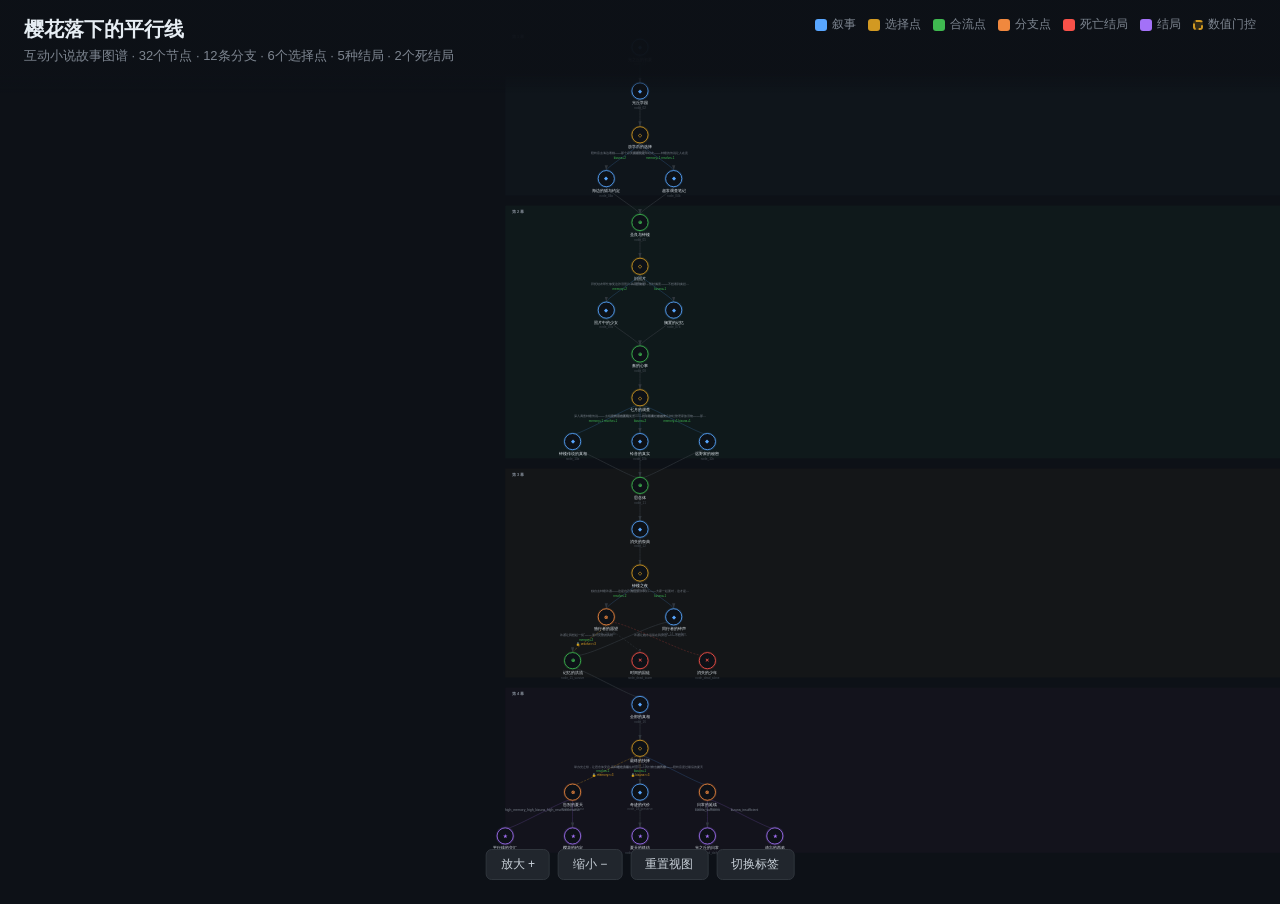
<file: outputs/seed003/story_graph_viz.html>
<!DOCTYPE html>
<html lang="zh">
<head>
<meta charset="UTF-8">
<meta name="viewport" content="width=device-width, initial-scale=1.0">
<title>樱花落下的平行线 — 故事图谱</title>
<style>
  * { margin: 0; padding: 0; box-sizing: border-box; }
  body {
    font-family: "PingFang SC", "Microsoft YaHei", "Helvetica Neue", sans-serif;
    background: #0d1117;
    color: #c9d1d9;
    overflow: hidden;
  }

  #header {
    position: fixed; top: 0; left: 0; right: 0; z-index: 100;
    background: linear-gradient(180deg, rgba(13,17,23,0.97) 80%, rgba(13,17,23,0));
    padding: 16px 24px 28px;
    pointer-events: none;
  }
  #header h1 {
    font-size: 20px; font-weight: 600; color: #e6edf3;
    pointer-events: auto;
  }
  #header .subtitle {
    font-size: 13px; color: #7d8590; margin-top: 4px;
    pointer-events: auto;
  }

  #legend {
    position: fixed; top: 16px; right: 24px; z-index: 100;
    display: flex; gap: 12px; flex-wrap: wrap; align-items: center;
    font-size: 12px; color: #7d8590;
  }
  .legend-item { display: flex; align-items: center; gap: 5px; }
  .legend-dot {
    width: 12px; height: 12px; border-radius: 3px;
  }

  #canvas { width: 100vw; height: 100vh; }

  #tooltip {
    position: fixed; z-index: 200;
    background: #161b22; border: 1px solid #30363d;
    border-radius: 8px; padding: 14px 16px;
    max-width: 420px; font-size: 13px;
    line-height: 1.6; color: #c9d1d9;
    pointer-events: none; opacity: 0;
    transition: opacity 0.15s;
    box-shadow: 0 8px 24px rgba(0,0,0,0.4);
  }
  #tooltip .tt-title {
    font-size: 15px; font-weight: 600; color: #e6edf3;
    margin-bottom: 6px;
  }
  #tooltip .tt-type {
    display: inline-block; font-size: 11px; padding: 2px 7px;
    border-radius: 10px; margin-bottom: 8px;
  }
  #tooltip .tt-act {
    font-size: 11px; color: #7d8590; margin-left: 6px;
  }
  #tooltip .tt-desc {
    font-size: 12px; color: #8b949e;
    max-height: 160px; overflow-y: auto;
    margin-top: 6px;
  }
  #tooltip .tt-events {
    margin-top: 8px; font-size: 12px;
  }
  #tooltip .tt-events li {
    margin-left: 16px; color: #8b949e;
  }
  #tooltip .tt-choices {
    margin-top: 8px; border-top: 1px solid #21262d; padding-top: 8px;
  }
  #tooltip .tt-choice-item {
    font-size: 12px; color: #79c0ff; margin-bottom: 4px;
  }

  #detail-panel {
    position: fixed; top: 0; right: -480px; width: 460px; height: 100vh;
    background: #161b22; border-left: 1px solid #30363d;
    z-index: 150; transition: right 0.3s ease;
    overflow-y: auto; padding: 24px;
  }
  #detail-panel.open { right: 0; }
  #detail-panel .close-btn {
    position: absolute; top: 12px; right: 16px;
    background: none; border: none; color: #7d8590;
    font-size: 22px; cursor: pointer;
  }
  #detail-panel .close-btn:hover { color: #e6edf3; }
  #detail-panel h2 {
    font-size: 18px; color: #e6edf3; margin-bottom: 4px;
  }
  #detail-panel .dp-meta {
    font-size: 12px; color: #7d8590; margin-bottom: 16px;
  }
  #detail-panel .dp-section {
    margin-bottom: 16px;
  }
  #detail-panel .dp-section h3 {
    font-size: 13px; color: #7d8590; text-transform: uppercase;
    letter-spacing: 1px; margin-bottom: 8px;
    border-bottom: 1px solid #21262d; padding-bottom: 4px;
  }
  #detail-panel .dp-section p,
  #detail-panel .dp-section li {
    font-size: 13px; line-height: 1.7; color: #c9d1d9;
  }
  #detail-panel .dp-section ul { padding-left: 18px; }
  #detail-panel .dp-choice {
    background: #0d1117; border: 1px solid #30363d;
    border-radius: 6px; padding: 10px 12px; margin-bottom: 8px;
  }
  #detail-panel .dp-choice .choice-text {
    font-size: 13px; color: #79c0ff; font-weight: 500;
  }
  #detail-panel .dp-choice .choice-hint {
    font-size: 12px; color: #7d8590; margin-top: 4px;
  }
  #detail-panel .dp-choice .choice-effects {
    font-size: 11px; color: #3fb950; margin-top: 4px;
  }
  .dp-tag {
    display: inline-block; font-size: 11px; padding: 2px 8px;
    border-radius: 10px; margin-right: 6px;
  }

  #controls {
    position: fixed; bottom: 20px; left: 50%; transform: translateX(-50%);
    z-index: 100; display: flex; gap: 8px;
  }
  #controls button {
    background: #21262d; border: 1px solid #30363d; color: #c9d1d9;
    padding: 6px 14px; border-radius: 6px; font-size: 12px;
    cursor: pointer; transition: background 0.15s;
  }
  #controls button:hover { background: #30363d; }

  #minimap {
    position: fixed; bottom: 20px; right: 24px; z-index: 100;
    width: 160px; height: 120px;
    background: rgba(22,27,34,0.9); border: 1px solid #30363d;
    border-radius: 6px; overflow: hidden;
  }
  #detail-panel .dp-choice .choice-gate {
    font-size: 11px; color: #d29922; margin-top: 4px;
    padding: 2px 6px; background: #d2992215; border: 1px dashed #d2992244;
    border-radius: 4px; display: inline-block;
  }
  #detail-panel .dp-section .gate-info {
    font-size: 12px; color: #d29922; margin-top: 4px;
    padding: 6px 10px; background: #d2992210; border: 1px dashed #d2992233;
    border-radius: 6px;
  }
  .value-badge {
    font-size: 9px; fill: #3fb950;
  }
  .gate-badge {
    font-size: 9px; fill: #d29922;
  }
</style>
</head>
<body>

<div id="header">
  <h1>樱花落下的平行线</h1>
  <div class="subtitle">互动小说故事图谱 · 32个节点 · 12条分支 · 6个选择点 · 5种结局 · 2个死结局</div>
</div>

<div id="legend">
  <div class="legend-item"><div class="legend-dot" style="background:#58a6ff"></div>叙事</div>
  <div class="legend-item"><div class="legend-dot" style="background:#d29922"></div>选择点</div>
  <div class="legend-item"><div class="legend-dot" style="background:#3fb950"></div>合流点</div>
  <div class="legend-item"><div class="legend-dot" style="background:#f0883e"></div>分支点</div>
  <div class="legend-item"><div class="legend-dot" style="background:#f85149"></div>死亡结局</div>
  <div class="legend-item"><div class="legend-dot" style="background:#a371f7"></div>结局</div>
  <div class="legend-item"><div class="legend-dot" style="background:#d2992233;border:2px dashed #d29922;width:10px;height:10px"></div>数值门控</div>
</div>

<svg id="canvas"></svg>
<div id="tooltip"></div>
<div id="detail-panel">
  <button class="close-btn" onclick="closePanel()">&times;</button>
  <div id="detail-content"></div>
</div>

<div id="controls">
  <button onclick="zoomIn()">放大 +</button>
  <button onclick="zoomOut()">缩小 −</button>
  <button onclick="resetView()">重置视图</button>
  <button onclick="toggleLabels()">切换标签</button>
</div>

<script>
const storyData = {
  "story_id": "sakura_parallel_003",
  "title": "樱花落下的平行线",
  "genre": "校园日常/奇幻（泣系）",
  "language": "zh",
  "total_acts": 4,
  "world_setting": "现代初夏的海滨小镇'光之丘'。小镇依山面海，坡道上种满了反季节的晚樱，初夏时分仍有零星花瓣飘落。镇上只有一所学校——光丘学园，从小学部到高中部一贯制。小镇的标志是山顶废弃的�的钟楼，据传建于明治时代，每逢满月会自行鸣响。五年前，镇上最后一次举办'光之祭'后，祭典突然中止，钟楼也被封锁。少年远野秋人五年前随父亲离开光之丘，如今因父亲再婚带着义妹远野奏回到故乡。他对五年前失踪的一周记忆一片空白，只隐约记得钟楼和樱花。小镇表面宁静，但在日常之下流淌着关于'思念体'——由强烈情感凝聚而成的超自然存在——的秘密。",
  "time_period": "现代，初夏（六月至八月）",
  "location": "海滨小镇'光之丘'，光丘学园",
  "characters": [
    {
      "char_id": "char_akito",
      "name": "远野秋人",
      "role": "主角",
      "description": "十七岁，身高中等偏高，黑发微长，习惯用手拨开额前碎发。外表冷淡，实则是天然的吐槽役，内心温柔却不善表达。五年前离开光之丘时丢失了一周的记忆，对此一直感到不安。转入光丘学园二年级。",
      "speech_style": "语气平淡带吐槽，偶尔冒出冷笑话，认真时会变得结巴",
      "hidden_agenda": "五年前在钟楼许下的愿望让铃音以思念体的形式继续存活，代价是失去那一周的记忆",
      "knowledge": [
        "五年前曾在光之丘生活",
        "钟楼有传说但不记得细节",
        "失踪的一周记忆"
      ]
    },
    {
      "char_id": "char_suzune",
      "name": "神尾铃音",
      "role": "NPC",
      "description": "十七岁，及腰的银灰色长发，肤色苍白，身形纤细得令人担忧。总是带着温柔却寂寞的微笑，像是随时会消失的人。幼年体弱，五年前病情曾一度危殆。秋人的青梅竹马，小时候经常一起在海边捡贝壳。喜欢猫，每天放学后会去海边喂流浪猫。",
      "speech_style": "语速缓慢，声音轻柔，常用省略句，笑的时候会微微歪头",
      "hidden_agenda": "她隐约感觉自己不完全是'活着的人'，身体里有某种不属于自己的力量在维持她的存在。她知道真相会伤害秋人，所以选择沉默",
      "knowledge": [
        "自己的身体状态异常",
        "五年前秋人在钟楼做了某件事",
        "思念体的存在（模糊感知）"
      ]
    },
    {
      "char_id": "char_yui",
      "name": "星野结衣",
      "role": "NPC",
      "description": "十六岁，双马尾，琥珀色眼睛，表情丰富到夸张。三年前随家人搬到光之丘的转校生，却比本地人更热衷于小镇的超常现象。性格傲娇，嘴上不饶人但行动上总是最先帮忙。自称'超常现象研究专家'，实际上是因为三年前亲眼目睹了一次思念体现象才变得执着。",
      "speech_style": "语速快，爱用断言句，害羞时会突然提高音量转移话题，口癖'这才不是我在意呢'",
      "hidden_agenda": "三年前她在海边看到一个透明的少女身影在夕阳下消失，从此开始调查。那个身影其实是铃音的思念体在不稳定时的'泄漏'",
      "knowledge": [
        "三年前目睹超常现象",
        "收集了大量小镇异常事件记录",
        "钟楼封锁的官方理由与实际不符"
      ]
    },
    {
      "char_id": "char_seiran",
      "name": "九条院圣良",
      "role": "NPC",
      "description": "十八岁，三年级。长及脚踝的黑直长发，容貌端丽得不像是小镇上的人。举止优雅从容，但眼神中带着某种看透一切的疲倦。九条院家是光之丘的旧家族，世代守护钟楼。她是最后的传人，拥有钟楼的钥匙。",
      "speech_style": "措辞典雅，偶尔用古语，说话时常带着若有若无的笑意，像是在说一个只有她知道答案的谜语",
      "hidden_agenda": "她一直在等秋人回来。五年前的事件中，是她的祖母引导年幼的秋人完成了钟楼的许愿仪式。祖母已逝，她继承了守护者的责任，知道思念体的真相和解决方法",
      "knowledge": [
        "钟楼的完整历史和机制",
        "思念体的本质",
        "五年前许愿仪式的全部细节",
        "铃音是思念体维持的存在",
        "光之祭中止的真正原因"
      ]
    },
    {
      "char_id": "char_kanade",
      "name": "远野奏",
      "role": "NPC",
      "description": "十五岁，一年级。栗色短发，大眼睛，表情总是带着一种超出年龄的懂事与隐忍。秋人父亲再婚后的义妹，与秋人没有血缘关系。对秋人有着复杂的感情——既是家人的依赖，也有隐藏的仰慕。做饭很好，每天早起给秋人做便当。",
      "speech_style": "说话温和有礼，对秋人用'哥哥'称呼，偶尔在无人时流露出不安，会无意识地抓住衣角",
      "hidden_agenda": "她在秋人的书房里偶然发现了那张旧照片——上面是幼年的秋人和一个看不清面容的女孩站在钟楼前。她一直没有告诉秋人，因为害怕照片中的女孩会让秋人想起什么、然后离开她",
      "knowledge": [
        "旧照片的存在",
        "秋人有记忆断层",
        "秋人经常在睡梦中喃喃提到钟楼"
      ]
    }
  ],
  "nodes": {
    "node_01": {
      "node_id": "node_01",
      "node_type": "narrative",
      "title": "光之丘的初夏",
      "act": 1,
      "branch_id": "main",
      "scene_description": "描写秋人乘坐长途巴士回到阔别五年的光之丘。巴士沿海岸线行驶，窗外是初夏的蓝天与大海。进入小镇时，他看到了坡道上不合时节的晚樱花瓣在飘落。下车后，他站在巴士站前，闻到潮水和花的混合气味，记忆深处有什么在隐隐作痛。义妹奏跟在他身后，手里拎着行李，小心翼翼地观察他的表情。远处山顶的钟楼轮廓在夕阳中若隐若现。",
      "key_events": [
        "秋人回到光之丘，感受到熟悉又陌生的氛围",
        "奏第一次来到光之丘，对小镇充满好奇",
        "秋人看到钟楼时产生强烈的既视感但无法回忆细节",
        "路过海边时，秋人隐约看到一个银发少女的身影，但转瞬即逝"
      ],
      "emotional_tone": "怀旧、温暖中带着隐隐不安",
      "pov_character": "",
      "choices": [],
      "death_cause": "",
      "death_description_hint": "",
      "ending_type": "",
      "ending_condition": "",
      "next_nodes": [
        "node_02"
      ],
      "prev_nodes": [],
      "merge_to": "",
      "auto_route": null,
      "facts_introduced": [
        "秋人阔别五年回到光之丘",
        "小镇有不合时节的晚樱",
        "山顶有一座废弃钟楼",
        "秋人对钟楼有强烈既视感"
      ],
      "witnesses": [
        "char_akito",
        "char_kanade"
      ]
    },
    "node_02": {
      "node_id": "node_02",
      "node_type": "narrative",
      "title": "光丘学园",
      "act": 1,
      "branch_id": "main",
      "scene_description": "秋人转入光丘学园二年级。学校建在半山腰，从教室窗户可以看到整片海。班主任介绍他时，他用最简短的自我介绍糊弄过去。坐下后发现邻座是一个总在打瞌睡的银发少女——神尾铃音。她睁开眼看到秋人时，愣了很长时间，然后露出一个寂寞而温柔的微笑说'欢迎回来'。下课后，一个双马尾的学妹星野结衣冲进教室，举着一份手写的传单说要招募'民俗研究社'成员，被秋人吐槽传单写得像灵异杂志。放学时，三年级的九条院圣良出现在走廊，目光在秋人身上停留了几秒，微微点头后离去。",
      "key_events": [
        "秋人转入光丘学园，与铃音重逢",
        "铃音认出秋人，说出'欢迎回来'",
        "结衣招募民俗研究社成员，对超常现象充满热情",
        "圣良出现，似乎认识秋人但没有说话",
        "秋人注意到铃音的身体状况似乎不太好"
      ],
      "emotional_tone": "校园日常的明快感，重逢的微妙感伤",
      "pov_character": "",
      "choices": [],
      "death_cause": "",
      "death_description_hint": "",
      "ending_type": "",
      "ending_condition": "",
      "next_nodes": [
        "node_03"
      ],
      "prev_nodes": [
        "node_01"
      ],
      "merge_to": "",
      "auto_route": null,
      "facts_introduced": [
        "铃音是秋人的青梅竹马",
        "铃音身体虚弱",
        "结衣在组建民俗研究社",
        "圣良似乎认识秋人"
      ],
      "witnesses": [
        "char_akito",
        "char_suzune",
        "char_yui",
        "char_seiran"
      ]
    },
    "node_03": {
      "node_id": "node_03",
      "node_type": "choice",
      "title": "放学后的选择",
      "act": 1,
      "branch_id": "main",
      "scene_description": "放学铃响后，秋人面临选择。铃音轻声邀请他一起去海边喂猫——'和小时候一样'。与此同时，结衣拉住他的袖子，说社团第一次活动需要人手，要去调查镇上图书馆关于钟楼的旧资料。两个邀请撞在一起，秋人必须做出选择。奏在教室门口等着他，不管他选哪边都会默默跟上。",
      "key_events": [
        "铃音邀请秋人去海边喂猫",
        "结衣邀请秋人参加社团活动",
        "奏等在门口，默默观察"
      ],
      "emotional_tone": "日常的温暖，选择的小小纠结",
      "pov_character": "",
      "choices": [
        {
          "option_id": "opt_03a",
          "text": "陪铃音去海边看猫——那个寂寞的微笑让人放不下",
          "target_node_id": "node_04a",
          "is_dead_end": false,
          "branch_type": "pearl_string",
          "value_effects": [
            {
              "attribute": "kizuna",
              "delta": 2
            }
          ],
          "hint": "与铃音重建童年的羁绊，她会在海边说出一些关于过去的碎片",
          "gate_condition": null,
          "gate_branch": null,
          "locked_hint": ""
        },
        {
          "option_id": "opt_03b",
          "text": "留在社团帮结衣——钟楼的传说让人在意",
          "target_node_id": "node_04b",
          "is_dead_end": false,
          "branch_type": "pearl_string",
          "value_effects": [
            {
              "attribute": "memory",
              "delta": 1
            },
            {
              "attribute": "resolve",
              "delta": 1
            }
          ],
          "hint": "在图书馆发现关于钟楼和光之祭的旧记录，推进对真相的了解",
          "gate_condition": null,
          "gate_branch": null,
          "locked_hint": ""
        }
      ],
      "death_cause": "",
      "death_description_hint": "",
      "ending_type": "",
      "ending_condition": "",
      "next_nodes": [
        "node_04a",
        "node_04b"
      ],
      "prev_nodes": [
        "node_02"
      ],
      "merge_to": "",
      "auto_route": null,
      "facts_introduced": [
        "民俗研究社正式成立"
      ],
      "witnesses": [
        "char_akito",
        "char_suzune",
        "char_yui",
        "char_kanade"
      ]
    },
    "node_04a": {
      "node_id": "node_04a",
      "node_type": "narrative",
      "title": "海边的猫与约定",
      "act": 1,
      "branch_id": "branch_suzune",
      "scene_description": "秋人陪铃音走到海边的防波堤。铃音从书包里拿出猫粮，三四只流浪猫立刻围了上来。夕阳将海面染成橙红色，铃音蹲在猫群中间，银发在海风中飘动。她轻声说起小时候的事——'你还记得吗，我们给那只黑猫取名叫阿波罗'。秋人不记得了，但那个名字让他胸口发紧。铃音没有追问，只是笑着说'没关系，猫会记住的'。回去的路上，铃音突然轻声咳嗽，手帕上有淡淡的红色。她迅速藏起来，但秋人看到了。",
      "key_events": [
        "秋人与铃音在海边喂猫，重温童年时光",
        "铃音提到他们给黑猫取名'阿波罗'——秋人不记得",
        "铃音说'猫会记住的'，暗示即使人忘了，某些东西不会消失",
        "铃音咳血，秋人发现她的身体状况比想象中严重",
        "奏远远跟在后面，看到这一幕"
      ],
      "emotional_tone": "温暖而哀伤，夕阳下的脆弱美感",
      "pov_character": "",
      "choices": [],
      "death_cause": "",
      "death_description_hint": "",
      "ending_type": "",
      "ending_condition": "",
      "next_nodes": [
        "node_05"
      ],
      "prev_nodes": [
        "node_03"
      ],
      "merge_to": "",
      "auto_route": null,
      "facts_introduced": [
        "秋人与铃音童年曾一起喂猫",
        "铃音有咳血症状，病情严重",
        "铃音对秋人的记忆缺失表现得很平静"
      ],
      "witnesses": [
        "char_akito",
        "char_suzune"
      ]
    },
    "node_04b": {
      "node_id": "node_04b",
      "node_type": "narrative",
      "title": "超常调查笔记",
      "act": 1,
      "branch_id": "branch_yui",
      "scene_description": "秋人跟结衣去镇上的小图书馆。结衣翻出一叠发黄的地方志和旧报纸，兴奋地指给他看——'光之祭'的历史记录。这个祭典从明治时代就有，每年盂兰盆节在钟楼举行，目的是'安抚亡者的思念'。但五年前的记录突然中断，只有一行简短的注释：'因安全隐患，钟楼封锁，祭典无限期中止'。结衣拿出她自己的调查笔记——三年来她记录了镇上十七起'无法解释的现象'：有人在海边看到透明的人影，有人在深夜听到钟声，有猫在空无一人的坡道上对着什么叫。秋人翻看笔记时，一张旧照片从地方志中掉落——上面是钟楼前一群人的合影，但面容模糊得诡异。",
      "key_events": [
        "发现'光之祭'的历史——明治时代起每年举行的安抚亡者仪式",
        "五年前祭典突然中止，官方理由是'安全隐患'",
        "结衣展示三年来记录的十七起超常现象",
        "从地方志中掉出一张钟楼前的旧合影，面容模糊",
        "秋人在看旧照片时头痛了一瞬"
      ],
      "emotional_tone": "探索的好奇，谜题初现的紧张感",
      "pov_character": "",
      "choices": [],
      "death_cause": "",
      "death_description_hint": "",
      "ending_type": "",
      "ending_condition": "",
      "next_nodes": [
        "node_05"
      ],
      "prev_nodes": [
        "node_03"
      ],
      "merge_to": "",
      "auto_route": null,
      "facts_introduced": [
        "光之祭自明治时代举办，目的是安抚亡者思念",
        "五年前祭典中止，钟楼封锁",
        "镇上存在多起超常现象记录",
        "钟楼旧合影中的人脸模糊不清"
      ],
      "witnesses": [
        "char_akito",
        "char_yui"
      ]
    },
    "node_05": {
      "node_id": "node_05",
      "node_type": "merge_point",
      "title": "圣良与钟楼",
      "act": 2,
      "branch_id": "main",
      "scene_description": "隔天放学，秋人在学校天台遇到九条院圣良。她正站在栏杆旁看着远处山顶的钟楼，长发在风中轻轻飘动。她主动开口：'远野同学，你回来了。我等了很久。'秋人一头雾水，圣良却不急于解释，只是说'有些事，时机到了自然会明白'。她从制服口袋里取出一把古旧的铜钥匙，在阳光下转了转：'这是钟楼的钥匙。九条院家世代保管。'她看着秋人的眼睛，'如果你想知道你遗失的那一周里发生了什么，总有一天要用到它。'走过node_04a的秋人会提到铃音的身体状况，圣良的表情会变得凝重；走过node_04b的秋人会提到光之祭的中止，圣良会说'那是因为代价太大了'。",
      "key_events": [
        "圣良主动接触秋人，暗示她一直在等他回来",
        "圣良展示钟楼钥匙——九条院家世代保管",
        "圣良暗示钥匙与秋人遗失的记忆有关",
        "圣良提到'时机'和'代价'等关键词"
      ],
      "emotional_tone": "神秘、静谧，命运线索初现",
      "pov_character": "",
      "choices": [],
      "death_cause": "",
      "death_description_hint": "",
      "ending_type": "",
      "ending_condition": "",
      "next_nodes": [
        "node_06"
      ],
      "prev_nodes": [
        "node_04a",
        "node_04b"
      ],
      "merge_to": "node_05",
      "auto_route": {
        "description": "根据前序分支调整圣良的回应",
        "from_node_04a": "秋人提到铃音身体不好，圣良沉默片刻后说'她在努力活着，比你想象的更努力'",
        "from_node_04b": "秋人提到光之祭中止的记录，圣良说'那是因为代价太大了，但不面对也不是办法'"
      },
      "facts_introduced": [
        "九条院家世代保管钟楼钥匙",
        "圣良一直在等秋人回来",
        "钟楼钥匙与秋人的遗失记忆有关"
      ],
      "witnesses": [
        "char_akito",
        "char_seiran"
      ]
    },
    "node_06": {
      "node_id": "node_06",
      "node_type": "choice",
      "title": "旧照片",
      "act": 2,
      "branch_id": "main",
      "scene_description": "某天傍晚，秋人在家中整理旧物时，奏犹豫了很久，终于拿出一张照片递给他。照片已经破损——是一张被撕成两半又勉强拼在一起的旧照。上面是幼年的秋人，站在钟楼前，旁边有一个女孩的模糊轮廓，但那一半严重褪色，几乎看不清面容。奏低着头说'我在哥哥的旧箱子里找到的……一直不敢给你看'。秋人看着照片，头隐隐作痛，有什么东西在记忆深处挣扎。他可以选择修复这张照片，或者暂时搁置。",
      "key_events": [
        "奏交出她一直藏着的旧照片",
        "照片是幼年秋人和不明少女在钟楼前的合影",
        "照片损坏严重，女孩面容模糊",
        "秋人看到照片时产生头痛和记忆波动"
      ],
      "emotional_tone": "紧张而温柔，过去与现在交织",
      "pov_character": "",
      "choices": [
        {
          "option_id": "opt_06a",
          "text": "拜托结衣帮忙修复这张旧照片——想知道照片中的女孩是谁",
          "target_node_id": "node_07a",
          "is_dead_end": false,
          "branch_type": "pearl_string",
          "value_effects": [
            {
              "attribute": "memory",
              "delta": 2
            }
          ],
          "hint": "修复照片将揭示重要的家族线索和五年前事件的关键人物",
          "gate_condition": null,
          "gate_branch": null,
          "locked_hint": ""
        },
        {
          "option_id": "opt_06b",
          "text": "将照片收好，暂时搁置——不想看到奏担心的表情",
          "target_node_id": "node_07b",
          "is_dead_end": false,
          "branch_type": "pearl_string",
          "value_effects": [
            {
              "attribute": "kizuna",
              "delta": 1
            }
          ],
          "hint": "保护奏的心情，但错过直接获取关键线索的机会",
          "gate_condition": null,
          "gate_branch": null,
          "locked_hint": ""
        }
      ],
      "death_cause": "",
      "death_description_hint": "",
      "ending_type": "",
      "ending_condition": "",
      "next_nodes": [
        "node_07a",
        "node_07b"
      ],
      "prev_nodes": [
        "node_05"
      ],
      "merge_to": "",
      "auto_route": null,
      "facts_introduced": [
        "存在一张秋人与不明少女在钟楼前的旧照片",
        "照片被撕毁过又拼合",
        "奏一直隐藏着这张照片"
      ],
      "witnesses": [
        "char_akito",
        "char_kanade"
      ]
    },
    "node_07a": {
      "node_id": "node_07a",
      "node_type": "narrative",
      "title": "照片中的少女",
      "act": 2,
      "branch_id": "branch_photo_repair",
      "scene_description": "结衣用图像修复软件和放大镜花了一个下午处理照片。修复后的图像让秋人呆住了——照片中的女孩是幼年的铃音。她穿着白色连衣裙，站在钟楼前的台阶上，笑得灿烂而健康。但让秋人更震惊的是照片背面的字迹，是他自己幼年的笔迹：'和铃音的约定——七月七日，在钟楼许愿。'结衣惊讶地说'神尾学姐？等等，她五年前不是已经……'然后意识到什么，闭上了嘴。秋人追问，结衣吞吞吐吐说出镇上老人偶尔提起的话：五年前铃音病危，医生说没有希望了。但后来她奇迹般地活了下来。",
      "key_events": [
        "照片修复后确认女孩是幼年铃音",
        "照片背面有秋人幼年写的'七月七日在钟楼许愿的约定'",
        "结衣透露五年前铃音曾病危到被宣判无望",
        "铃音'奇迹般活下来'的事实引发疑问"
      ],
      "emotional_tone": "震惊、感动、谜题深化",
      "pov_character": "",
      "choices": [],
      "death_cause": "",
      "death_description_hint": "",
      "ending_type": "",
      "ending_condition": "",
      "next_nodes": [
        "node_08"
      ],
      "prev_nodes": [
        "node_06"
      ],
      "merge_to": "",
      "auto_route": null,
      "facts_introduced": [
        "照片中的女孩是幼年铃音",
        "秋人与铃音有'七月七日在钟楼许愿'的约定",
        "五年前铃音曾病危被宣判无望后奇迹存活"
      ],
      "witnesses": [
        "char_akito",
        "char_yui"
      ]
    },
    "node_07b": {
      "node_id": "node_07b",
      "node_type": "narrative",
      "title": "搁置的记忆",
      "act": 2,
      "branch_id": "branch_photo_shelf",
      "scene_description": "秋人将照片放进抽屉，对奏说'等我准备好了再看'。奏松了口气，但眼神里有一丝复杂的情绪——是解脱，也是愧疚。晚饭时奏做了秋人喜欢的咖喱，两人在小餐桌上安静地吃饭。奏说'哥哥，如果有什么事……不想一个人扛的话，我在的。'秋人点点头，感受到义妹的关心。虽然没有直接获取照片线索，但他注意到奏无意中透露的信息：'那个箱子里还有一个旧的护身符，上面写着光丘神社的名字。'",
      "key_events": [
        "秋人选择暂时搁置照片",
        "奏流露出复杂的情绪——既有安心也有愧疚",
        "奏无意中提到旧箱子里有光丘神社的护身符",
        "秋人与奏之间的家人羁绊加深"
      ],
      "emotional_tone": "温馨、家人的温暖，微微的遗憾",
      "pov_character": "",
      "choices": [],
      "death_cause": "",
      "death_description_hint": "",
      "ending_type": "",
      "ending_condition": "",
      "next_nodes": [
        "node_08"
      ],
      "prev_nodes": [
        "node_06"
      ],
      "merge_to": "",
      "auto_route": null,
      "facts_introduced": [
        "秋人选择暂时不面对过去",
        "旧箱子里有光丘神社的护身符",
        "奏对秋人的记忆恢复抱有矛盾心态"
      ],
      "witnesses": [
        "char_akito",
        "char_kanade"
      ]
    },
    "node_08": {
      "node_id": "node_08",
      "node_type": "merge_point",
      "title": "奏的心事",
      "act": 2,
      "branch_id": "main",
      "scene_description": "某个周末清晨，秋人醒来发现奏不在家，留了便条说'去买菜'。但她已经出去了两个多小时。秋人在镇上找到她时，她独自坐在海边的堤坝上，膝盖抱着腿，看着大海发呆。她听到脚步声转过头，眼眶微红。秋人在她身边坐下，什么都没问。沉默了很久，奏终于小声说：'哥哥，如果有一天你想起了所有的事……你还会需要我吗？'这句话让秋人意识到，奏一直害怕的不是秘密本身，而是秋人恢复记忆后可能不再需要她。走过node_07a的秋人会联想到照片中的铃音；走过node_07b的秋人虽然不知道具体内容，但能感受到奏的不安与照片有关。",
      "key_events": [
        "奏独自在海边哭泣",
        "奏问出核心问题：'想起一切后，你还会需要我吗？'",
        "秋人意识到奏的不安来自对失去家人关系的恐惧",
        "秋人安慰奏，两人的家人羁绊得到确认"
      ],
      "emotional_tone": "感伤、温柔、家人之间的理解",
      "pov_character": "",
      "choices": [],
      "death_cause": "",
      "death_description_hint": "",
      "ending_type": "",
      "ending_condition": "",
      "next_nodes": [
        "node_09"
      ],
      "prev_nodes": [
        "node_07a",
        "node_07b"
      ],
      "merge_to": "node_08",
      "auto_route": {
        "description": "根据前序分支调整秋人的内心感受",
        "from_node_07a": "秋人知道照片中是铃音，理解奏害怕被铃音'取代'的心情",
        "from_node_07b": "秋人虽然不知道照片内容，但感受到奏在隐瞒某些事来保护自己"
      },
      "facts_introduced": [
        "奏害怕秋人恢复记忆后不再需要她",
        "奏的不安与旧照片和铃音有关"
      ],
      "witnesses": [
        "char_akito",
        "char_kanade"
      ]
    },
    "node_09": {
      "node_id": "node_09",
      "node_type": "choice",
      "title": "七月的调查",
      "act": 2,
      "branch_id": "main",
      "scene_description": "七月来临，民俗研究社的活动进入正轨。结衣整理出了三条需要调查的线索，每条都可能揭示不同的真相侧面。她在社团活动室的白板上写下三个方向，让社员们选择。秋人注意到铃音最近缺课频繁，圣良偶尔会出现在社团活动室门口旁听但从不参加。",
      "key_events": [
        "民俗研究社提出三条调查方向",
        "铃音缺课频繁，身体状况恶化",
        "圣良对社团活动保持关注但不直接参与"
      ],
      "emotional_tone": "推进感、日常与超常的交界",
      "pov_character": "",
      "choices": [
        {
          "option_id": "opt_09a",
          "text": "深入调查钟楼传说——去镇上的旧档案馆查阅九条院家的历史",
          "target_node_id": "node_10a",
          "is_dead_end": false,
          "branch_type": "value_based",
          "value_effects": [
            {
              "attribute": "memory",
              "delta": 1
            },
            {
              "attribute": "resolve",
              "delta": 1
            }
          ],
          "hint": "深入钟楼和九条院家的历史，发现思念体仪式的文献记载",
          "gate_condition": null,
          "gate_branch": null,
          "locked_hint": ""
        },
        {
          "option_id": "opt_09b",
          "text": "陪铃音去医院复查——她最近看起来越来越虚弱",
          "target_node_id": "node_10b",
          "is_dead_end": false,
          "branch_type": "value_based",
          "value_effects": [
            {
              "attribute": "kizuna",
              "delta": 2
            }
          ],
          "hint": "在医院陪伴铃音时，她会说出关于自己身体'不正常'的秘密",
          "gate_condition": null,
          "gate_branch": null,
          "locked_hint": ""
        },
        {
          "option_id": "opt_09c",
          "text": "和奏一起去光丘神社整理家族旧物——那个护身符让人在意",
          "target_node_id": "node_10c",
          "is_dead_end": false,
          "branch_type": "value_based",
          "value_effects": [
            {
              "attribute": "memory",
              "delta": 1
            },
            {
              "attribute": "kizuna",
              "delta": 1
            }
          ],
          "hint": "在神社发现远野家与钟楼仪式的意外关联",
          "gate_condition": null,
          "gate_branch": null,
          "locked_hint": ""
        }
      ],
      "death_cause": "",
      "death_description_hint": "",
      "ending_type": "",
      "ending_condition": "",
      "next_nodes": [
        "node_10a",
        "node_10b",
        "node_10c"
      ],
      "prev_nodes": [
        "node_08"
      ],
      "merge_to": "",
      "auto_route": null,
      "facts_introduced": [
        "七月份铃音身体状况明显恶化"
      ],
      "witnesses": [
        "char_akito",
        "char_yui"
      ]
    },
    "node_10a": {
      "node_id": "node_10a",
      "node_type": "narrative",
      "title": "钟楼传说的真相",
      "act": 2,
      "branch_id": "branch_tower_investigate",
      "scene_description": "秋人和结衣在镇上的旧档案馆找到了九条院家的家谱和一份明治时代的手抄本。手抄本记载着钟楼的真正用途：它不是普通的报时钟楼，而是一座'思念的容器'。钟楼的钟声能够共鸣人的强烈情感，将其凝聚为有形的存在——即'思念体'。九条院家历代守护者的职责是在盂兰盆节主持'光之祭'，引导思念体安息。手抄本最后一页被撕去了，只留下半句话：'若思念体与生者之魂相绑，则……'",
      "key_events": [
        "发现钟楼是'思念的容器'——可以将情感凝聚为思念体",
        "九条院家世代守护者的职责是引导思念体安息",
        "光之祭的真正目的是维持生者与思念体的平衡",
        "关键记载被撕去——'思念体与生者之魂相绑'的后果不明"
      ],
      "emotional_tone": "发现真相的紧张与震撼",
      "pov_character": "",
      "choices": [],
      "death_cause": "",
      "death_description_hint": "",
      "ending_type": "",
      "ending_condition": "",
      "next_nodes": [
        "node_11"
      ],
      "prev_nodes": [
        "node_09"
      ],
      "merge_to": "",
      "auto_route": null,
      "facts_introduced": [
        "钟楼是思念的容器，能凝聚情感为思念体",
        "九条院家世代守护钟楼",
        "光之祭是维持生者与思念体平衡的仪式",
        "思念体与生者之魂可以绑定（后果未知）"
      ],
      "witnesses": [
        "char_akito",
        "char_yui"
      ]
    },
    "node_10b": {
      "node_id": "node_10b",
      "node_type": "narrative",
      "title": "铃音的真实",
      "act": 2,
      "branch_id": "branch_suzune_hospital",
      "scene_description": "秋人陪铃音去海滨诊所复查。等待检查结果的时间里，两人坐在诊所花园的长椅上。铃音突然说：'秋人，你有没有觉得……我的手有时候会变透明？'秋人以为她在开玩笑，但她伸出手——在夕阳的角度下，她的指尖确实呈现出一种几近透明的质感。铃音平静地说：'从三年前开始的。最初只是手指，现在……有时候整个手都会。'她笑着补充'不痛的'，但那个笑容和平时寂寞的微笑不一样——是一种已经接受了什么的平静。医生出来时表情困惑：'神尾同学的身体各项指标都很诡异——以她的身体条件，按医学常理来说……'他没有说完。",
      "key_events": [
        "铃音的手有时会变透明——从三年前开始",
        "透明现象在加重，从指尖蔓延到整只手",
        "铃音已经平静地接受了自己身体的异常",
        "医生暗示铃音的存活本身就是医学上无法解释的"
      ],
      "emotional_tone": "震惊、心痛、铃音的平静更令人难受",
      "pov_character": "",
      "choices": [],
      "death_cause": "",
      "death_description_hint": "",
      "ending_type": "",
      "ending_condition": "",
      "next_nodes": [
        "node_11"
      ],
      "prev_nodes": [
        "node_09"
      ],
      "merge_to": "",
      "auto_route": null,
      "facts_introduced": [
        "铃音的身体会变透明",
        "透明现象从三年前开始并在加重",
        "铃音的存活本身不符合医学常理"
      ],
      "witnesses": [
        "char_akito",
        "char_suzune"
      ]
    },
    "node_10c": {
      "node_id": "node_10c",
      "node_type": "narrative",
      "title": "远野家的秘密",
      "act": 2,
      "branch_id": "branch_family_secret",
      "scene_description": "秋人和奏去光丘神社整理旧物。在神社仓库的角落，他们找到了一个落满灰尘的木盒，里面是秋人母亲留下的遗物——她在秋人很小的时候就去世了。盒子里有一本日记，记录着母亲对光之丘的记忆。日记中提到：'九条院家的老夫人告诉我，如果有一天秋人需要帮助，可以去钟楼许愿。但一定要记住——钟楼给予的一切，都有代价。'这段记载让秋人意识到，自己与钟楼的联系比想象中更深，甚至可能追溯到母亲那一代。奏看到这些内容后沉默了，她似乎开始理解为什么秋人的记忆会消失。",
      "key_events": [
        "发现秋人母亲的遗物和日记",
        "母亲曾被九条院家告知钟楼许愿的事",
        "日记明确警告：钟楼给予的一切都有代价",
        "秋人与钟楼的联系追溯到母亲那一代",
        "奏开始理解秋人记忆消失的可能原因"
      ],
      "emotional_tone": "感伤、家族羁绊、真相逐渐浮现",
      "pov_character": "",
      "choices": [],
      "death_cause": "",
      "death_description_hint": "",
      "ending_type": "",
      "ending_condition": "",
      "next_nodes": [
        "node_11"
      ],
      "prev_nodes": [
        "node_09"
      ],
      "merge_to": "",
      "auto_route": null,
      "facts_introduced": [
        "秋人母亲知道钟楼许愿的事",
        "九条院家曾告知秋人母亲可以去钟楼许愿",
        "钟楼给予的一切都有代价"
      ],
      "witnesses": [
        "char_akito",
        "char_kanade"
      ]
    },
    "node_11": {
      "node_id": "node_11",
      "node_type": "merge_point",
      "title": "思念体",
      "act": 3,
      "branch_id": "main",
      "scene_description": "七月中旬的某个傍晚，秋人在海边看到了他无法否认的现象——夕阳下的海面上，有数十个半透明的人影在缓缓行走，像是在进行某种无声的游行。它们的轮廓柔和而哀伤，从海面一直延伸到山顶钟楼的方向。结衣跑过来，兴奋而紧张地说'你也看到了吧！我说的就是这个！'圣良出现在他们身后，平静地说出那个词：'思念体。那些是被遗留的情感——有些是逝者留下的，有些是活着的人的强烈思念凝聚而成。它们本应在光之祭上被引导安息，但祭典中断了五年，它们越积越多。'她看着秋人，'而你，远野同学，是它们中最特别的一个的源头。'根据前序路线，秋人掌握的信息不同，但此处圣良统一揭示思念体的概念。",
      "key_events": [
        "秋人亲眼目睹思念体的集体出现",
        "圣良解释思念体的本质——遗留的情感凝聚体",
        "光之祭中断导致思念体积累",
        "圣良暗示秋人是某个特殊思念体的源头"
      ],
      "emotional_tone": "超自然真相的震撼，美丽而哀伤",
      "pov_character": "",
      "choices": [],
      "death_cause": "",
      "death_description_hint": "",
      "ending_type": "",
      "ending_condition": "",
      "next_nodes": [
        "node_12"
      ],
      "prev_nodes": [
        "node_10a",
        "node_10b",
        "node_10c"
      ],
      "merge_to": "node_11",
      "auto_route": {
        "description": "根据前序路线调整圣良的解释详细程度",
        "from_node_10a": "秋人已知钟楼机制，圣良直接深入解释思念体与生者的绑定关系",
        "from_node_10b": "秋人已知铃音的异常，圣良暗示铃音的透明现象与思念体有关",
        "from_node_10c": "秋人已知家族关联，圣良提到秋人母亲也曾见过思念体"
      },
      "facts_introduced": [
        "思念体是遗留情感的凝聚体",
        "光之祭中断导致思念体不断积累",
        "秋人是某个特殊思念体的源头"
      ],
      "witnesses": [
        "char_akito",
        "char_yui",
        "char_seiran"
      ]
    },
    "node_12": {
      "node_id": "node_12",
      "node_type": "narrative",
      "title": "消失的祭典",
      "act": 3,
      "branch_id": "main",
      "scene_description": "圣良将众人带到九条院家的旧宅，在佛龛前点燃线香，讲述了五年前的真相。五年前的七月七日，幼年的秋人在铃音病危时跑到钟楼，在九条院圣良祖母的引导下完成了许愿仪式。他许下的愿望是'不要让铃音消失'。钟楼将秋人对铃音的强烈思念凝聚为思念体，注入铃音体内，以超自然的力量维持她的生命。代价是秋人失去了那一周的记忆——许愿仪式消耗的不是金钱或物质，而是许愿者最珍贵的记忆。圣良的祖母在主持仪式后不久离世。光之祭因此中断——没有守护者主持，祭典无法安全进行。而铃音……从那以后，她一直活在秋人思念所创造的奇迹之中，但这份力量正在衰减。",
      "key_events": [
        "五年前七月七日，秋人在钟楼许愿'不要让铃音消失'",
        "许愿仪式由圣良的祖母引导完成",
        "思念体注入铃音体内维持她的生命",
        "代价是秋人失去一周记忆",
        "圣良的祖母在仪式后离世",
        "铃音活在秋人的思念之中，但力量正在衰减"
      ],
      "emotional_tone": "震撼、心痛、五年谜题揭晓的沉重",
      "pov_character": "",
      "choices": [],
      "death_cause": "",
      "death_description_hint": "",
      "ending_type": "",
      "ending_condition": "",
      "next_nodes": [
        "node_13"
      ],
      "prev_nodes": [
        "node_11"
      ],
      "merge_to": "",
      "auto_route": null,
      "facts_introduced": [
        "秋人五年前许愿让铃音活下来",
        "代价是秋人失去一周记忆",
        "铃音体内有思念体在维持生命",
        "思念体的力量正在衰减",
        "圣良的祖母因仪式去世",
        "光之祭因此中断五年"
      ],
      "witnesses": [
        "char_akito",
        "char_suzune",
        "char_yui",
        "char_seiran",
        "char_kanade"
      ]
    },
    "node_13": {
      "node_id": "node_13",
      "node_type": "choice",
      "title": "钟楼之夜",
      "act": 3,
      "branch_id": "main",
      "scene_description": "得知真相后，秋人面临选择。圣良说：钟楼在七月的满月之夜会再次共鸣，这是唯一能够干预思念体的时机。还有三天就是满月。秋人必须决定如何面对钟楼。铃音知道秋人已经了解了真相，她只说了一句：'秋人，不管你怎么选，我都不会怪你。'奏紧紧抓着秋人的衣袖。结衣推了推眼镜说'一个人去太危险了吧'。",
      "key_events": [
        "满月之夜是唯一干预思念体的时机",
        "三天后就是满月",
        "铃音表达了无条件的接受",
        "每个人对秋人的决定都有不同反应"
      ],
      "emotional_tone": "紧迫、沉重的抉择",
      "pov_character": "",
      "choices": [
        {
          "option_id": "opt_13a",
          "text": "独自去钟楼许愿——这是自己的责任，不想连累任何人",
          "target_node_id": "node_14_solo",
          "is_dead_end": false,
          "branch_type": "strong",
          "value_effects": [
            {
              "attribute": "resolve",
              "delta": 2
            }
          ],
          "hint": "独自面对钟楼的力量，高风险路线——resolve不足时可能被思念体吞噬",
          "gate_condition": null,
          "gate_branch": null,
          "locked_hint": ""
        },
        {
          "option_id": "opt_13b",
          "text": "带上同伴同行——大家一起面对，这才是羁绊的意义",
          "target_node_id": "node_14_together",
          "is_dead_end": false,
          "branch_type": "strong",
          "value_effects": [
            {
              "attribute": "kizuna",
              "delta": 1
            }
          ],
          "hint": "同伴的支撑让仪式更安全，但需要承受大家一起面对真相的重量",
          "gate_condition": null,
          "gate_branch": null,
          "locked_hint": ""
        }
      ],
      "death_cause": "",
      "death_description_hint": "",
      "ending_type": "",
      "ending_condition": "",
      "next_nodes": [
        "node_14_solo",
        "node_14_together"
      ],
      "prev_nodes": [
        "node_12"
      ],
      "merge_to": "",
      "auto_route": null,
      "facts_introduced": [
        "满月之夜是干预思念体的唯一时机"
      ],
      "witnesses": [
        "char_akito",
        "char_suzune",
        "char_yui",
        "char_seiran",
        "char_kanade"
      ]
    },
    "node_14_solo": {
      "node_id": "node_14_solo",
      "node_type": "branch_point",
      "title": "独行者的愿望",
      "act": 3,
      "branch_id": "branch_solo_tower",
      "scene_description": "满月之夜，秋人独自用钥匙打开钟楼的铁门。月光从钟楼顶部的裂缝洒下，照亮了布满灰尘的螺旋楼梯。他一步步攀登，周围的空气越来越冷，思念体的光影在墙壁上流淌。登上钟楼最高层时，巨大的铜钟悬在头顶，在月光下泛出幽蓝色的光。秋人感受到五年前的记忆像潮水一样涌来——片段、声音、铃音的笑脸、自己哭泣的声音。钟楼要求他做出选择：许下新的愿望。但钟楼的力量是危险的，如果许愿者的意志不够坚定，会被思念体的洪流吞噬，永远困在记忆之中。",
      "key_events": [
        "秋人独自攀登钟楼",
        "思念体的光影环绕钟楼",
        "五年前的记忆碎片涌来",
        "钟楼要求许下新的愿望",
        "如果意志不够坚定会被思念体吞噬"
      ],
      "emotional_tone": "孤独、紧迫、生死攸关",
      "pov_character": "",
      "choices": [
        {
          "option_id": "opt_14s_a",
          "text": "许愿'让我想起一切'——面对完整的真相",
          "target_node_id": "node_15_survive",
          "is_dead_end": false,
          "branch_type": "value_based",
          "value_effects": [
            {
              "attribute": "memory",
              "delta": 2
            }
          ],
          "hint": "需要足够的觉悟才能承受完整记忆的冲击",
          "gate_condition": null,
          "gate_branch": {
            "condition": {
              "resolve": ">=3"
            },
            "true_target": "node_15_survive",
            "false_target": "node_dead_tower"
          },
          "locked_hint": ""
        },
        {
          "option_id": "opt_14s_b",
          "text": "许愿'让她永远留在我身边'——不想再失去任何人",
          "target_node_id": "node_dead_alone",
          "is_dead_end": true,
          "branch_type": "pearl_string",
          "value_effects": [],
          "hint": "以自我为中心的愿望会被钟楼扭曲——代价是许愿者自己的存在",
          "gate_condition": null,
          "gate_branch": null,
          "locked_hint": ""
        }
      ],
      "death_cause": "",
      "death_description_hint": "",
      "ending_type": "",
      "ending_condition": "",
      "next_nodes": [
        "node_15_survive",
        "node_dead_tower",
        "node_dead_alone"
      ],
      "prev_nodes": [
        "node_13"
      ],
      "merge_to": "",
      "auto_route": null,
      "facts_introduced": [
        "钟楼需要许愿者的坚定意志",
        "意志不足会被思念体吞噬"
      ],
      "witnesses": [
        "char_akito"
      ]
    },
    "node_14_together": {
      "node_id": "node_14_together",
      "node_type": "narrative",
      "title": "同行者的钟声",
      "act": 3,
      "branch_id": "branch_companion_tower",
      "scene_description": "满月之夜，秋人与同伴们一起前往钟楼。圣良在前面引路，她的长发在月光下如同流水。结衣紧张地抓着手电筒，嘴上说着'才没有害怕呢'但手在发抖。奏走在秋人身边，安静地握着他的手。铃音走在最后，月光照在她身上时，她的轮廓微微发光——思念体的特征在同伴们面前第一次显现。所有人都看到了，短暂的沉默后，结衣红着眼眶说'这就是……思念体吗'。铃音轻声说'对不起'。秋人说'你没有什么需要道歉的'。大家一起登上钟楼，月光照亮铜钟，圣良开始引导仪式。有同伴在身边，钟楼的力量变得温和，思念体的洪流被分散到每个人的心中承受。",
      "key_events": [
        "同伴们一起登上钟楼",
        "铃音的思念体特征在月光下显现",
        "所有人接受了铃音的真实状态",
        "圣良引导仪式，同伴分担力量",
        "有同伴在，钟楼的力量变得可控"
      ],
      "emotional_tone": "羁绊的力量、团结、感动",
      "pov_character": "",
      "choices": [],
      "death_cause": "",
      "death_description_hint": "",
      "ending_type": "",
      "ending_condition": "",
      "next_nodes": [
        "node_15_survive"
      ],
      "prev_nodes": [
        "node_13"
      ],
      "merge_to": "",
      "auto_route": null,
      "facts_introduced": [
        "铃音在月光下会显现思念体特征",
        "同伴的存在可以分担钟楼力量的冲击",
        "圣良能够引导钟楼仪式"
      ],
      "witnesses": [
        "char_akito",
        "char_suzune",
        "char_yui",
        "char_seiran",
        "char_kanade"
      ]
    },
    "node_dead_tower": {
      "node_id": "node_dead_tower",
      "node_type": "dead_end",
      "title": "时间的囚徒",
      "act": 3,
      "branch_id": "branch_solo_tower",
      "scene_description": "秋人的意志不够坚定。当完整的记忆如潮水般涌来时，他被淹没了。五年前的悲伤、恐惧、对铃音的思念——所有的情感一起爆发，将他的意识撕裂。他看到自己站在一个永恒的钟楼内部，外面的时间已经停止。周围是无数的思念体，它们温柔地环绕着他，像是在安慰他，又像是在将他融入其中。三天后，搜救队在钟楼找到了他——身体完好，但眼睛空洞地望着前方，对任何呼唤都没有反应。他被永远困在了自己的记忆之中。",
      "key_events": [],
      "emotional_tone": "",
      "pov_character": "",
      "choices": [],
      "death_cause": "独自面对钟楼+意志不够坚定，被思念体的洪流淹没，意识永远困在记忆中",
      "death_description_hint": "强调孤独承受的代价，温柔的吞噬比暴力更可怕。思念体不是恶意的，它们只是太过强大。",
      "ending_type": "bad_ending",
      "ending_condition": "",
      "next_nodes": [],
      "prev_nodes": [
        "node_14_solo"
      ],
      "merge_to": "",
      "auto_route": null,
      "facts_introduced": [],
      "witnesses": []
    },
    "node_dead_alone": {
      "node_id": "node_dead_alone",
      "node_type": "dead_end",
      "title": "消失的少年",
      "act": 3,
      "branch_id": "branch_solo_tower",
      "scene_description": "秋人许下了自私的愿望——'让她永远留在我身边'。钟楼的钟声响了，但音色扭曲而不和谐。思念体接受了这个愿望，但方式是秋人没有预料到的：它将秋人自身转化为思念体，让他成为铃音身边永恒的存在。第二天早晨，铃音在海边喂猫时，身边多了一个半透明的少年身影。那个身影有着秋人的轮廓，但再也无法被触碰、无法说话、无法被除铃音以外的人看到。铃音看着那个身影，露出了最寂寞的微笑，轻声说：'笨蛋。'",
      "key_events": [],
      "emotional_tone": "",
      "pov_character": "",
      "choices": [],
      "death_cause": "自私的愿望被钟楼扭曲，许愿者自身被转化为思念体，失去肉体存在",
      "death_description_hint": "不是死亡，而是另一种形式的'消失'。强调愿望的代价——想要永远在一起的愿望，最终以失去自我为代价实现。",
      "ending_type": "bad_ending",
      "ending_condition": "",
      "next_nodes": [],
      "prev_nodes": [
        "node_14_solo"
      ],
      "merge_to": "",
      "auto_route": null,
      "facts_introduced": [],
      "witnesses": []
    },
    "node_15_survive": {
      "node_id": "node_15_survive",
      "node_type": "merge_point",
      "title": "记忆的洪流",
      "act": 3,
      "branch_id": "main",
      "scene_description": "秋人恢复了五年前的完整记忆。他想起了一切：和铃音一起喂猫的夏天，铃音病倒时自己的恐惧，跑到钟楼时圣良祖母温柔的声音，许愿时钟声在耳边回响的震撼，以及——愿望实现后，铃音在病床上睁开眼睛的那一刻，自己跪在地上哭泣的样子。他也想起了代价：失去的那一周不仅仅是记忆，还有他与铃音之间某些最珍贵的瞬间。钟楼将这些记忆转化为了维持铃音生命的能量。走独行路线存活的秋人，是在绝境中凭借纯粹的意志撑过来的，更加坚定但也更加孤独。走同伴路线的秋人，在大家的支撑下平稳地接受了一切，虽然震撼但不孤单。",
      "key_events": [
        "秋人恢复五年前的完整记忆",
        "想起许愿仪式的全部细节",
        "理解了失去的记忆被转化为维持铃音生命的能量",
        "完整的真相让秋人做好了面对最终选择的准备"
      ],
      "emotional_tone": "记忆回归的震撼与感动，泪目",
      "pov_character": "",
      "choices": [],
      "death_cause": "",
      "death_description_hint": "",
      "ending_type": "",
      "ending_condition": "",
      "next_nodes": [
        "node_16"
      ],
      "prev_nodes": [
        "node_14_solo",
        "node_14_together"
      ],
      "merge_to": "node_15_survive",
      "auto_route": {
        "description": "根据前序路线调整秋人的状态",
        "from_node_14_solo": "秋人独自承受了记忆洪流，精神消耗极大但意志更坚定",
        "from_node_14_together": "同伴们分担了冲击，秋人的状态更稳定，铃音在他身边默默流泪"
      },
      "facts_introduced": [
        "秋人恢复了完整记忆",
        "失去的记忆被转化为维持铃音的能量",
        "许愿仪式的完整细节"
      ],
      "witnesses": [
        "char_akito"
      ]
    },
    "node_16": {
      "node_id": "node_16",
      "node_type": "narrative",
      "title": "全部的真相",
      "act": 4,
      "branch_id": "main",
      "scene_description": "仪式结束后的第二天，所有人聚集在九条院旧宅。圣良说出最后的真相：铃音体内的思念体能量已经不到最初的十分之一。按照现在的衰减速度，最多还能维持到这个夏天结束。之后，铃音会——圣良没有说出那个词，但所有人都懂了。她提出三个选择：第一，在盂兰盆节重新举办光之祭，让所有思念体包括铃音体内的那个安息——这意味着接受铃音的离去。第二，用钟楼的力量重新注入思念体——但需要更大的代价，可能是秋人更多的记忆，甚至是他的情感能力。第三，什么都不做，让事情按照自然的节奏发展——铃音会在夏末自然地消散。铃音听完后只是微微笑着，轻声说：'都好。'",
      "key_events": [
        "铃音体内的思念体能量只剩不到十分之一",
        "最多维持到夏天结束",
        "圣良提出三个最终选择",
        "铃音以一贯的微笑接受任何结果"
      ],
      "emotional_tone": "沉重、面对告别的勇气",
      "pov_character": "",
      "choices": [],
      "death_cause": "",
      "death_description_hint": "",
      "ending_type": "",
      "ending_condition": "",
      "next_nodes": [
        "node_17"
      ],
      "prev_nodes": [
        "node_15_survive"
      ],
      "merge_to": "",
      "auto_route": null,
      "facts_introduced": [
        "铃音的思念体能量只剩不到十分之一",
        "铃音最多活到这个夏天结束",
        "存在三种应对方式"
      ],
      "witnesses": [
        "char_akito",
        "char_suzune",
        "char_yui",
        "char_seiran",
        "char_kanade"
      ]
    },
    "node_17": {
      "node_id": "node_17",
      "node_type": "choice",
      "title": "最终的抉择",
      "act": 4,
      "branch_id": "main",
      "scene_description": "盂兰盆节前夜，秋人独自站在海边，看着落日。身后传来不同人的脚步声——铃音轻柔的、结衣急促的、奏小心翼翼的、圣良从容的。他必须在明天做出选择。这个选择不仅关乎铃音，也关乎所有积累的思念体，关乎这个小镇的未来，关乎他自己是什么样的人。",
      "key_events": [
        "盂兰盆节前夜，最终选择的时刻",
        "每个人用自己的方式陪在秋人身边"
      ],
      "emotional_tone": "生命的重量、选择的庄严",
      "pov_character": "",
      "choices": [
        {
          "option_id": "opt_17a",
          "text": "举办光之祭，让思念体安息——送铃音最后一程",
          "target_node_id": "node_18_release",
          "is_dead_end": false,
          "branch_type": "strong",
          "value_effects": [
            {
              "attribute": "resolve",
              "delta": 1
            }
          ],
          "hint": "接受离别的选择，需要足够的记忆来正确引导仪式",
          "gate_condition": {
            "memory": ">=3"
          },
          "gate_branch": null,
          "locked_hint": "你对仪式的了解还不够，无法正确引导思念体安息"
        },
        {
          "option_id": "opt_17b",
          "text": "用钟楼之力留住铃音——再付出一次代价也无所谓",
          "target_node_id": "node_18_preserve",
          "is_dead_end": false,
          "branch_type": "value_based",
          "value_effects": [
            {
              "attribute": "kizuna",
              "delta": 1
            }
          ],
          "hint": "用更大的代价延续铃音的存在，需要足够的羁绊来承受代价",
          "gate_condition": {
            "kizuna": ">=3"
          },
          "gate_branch": null,
          "locked_hint": "你与身边人的羁绊还不够深，无法承受钟楼要求的代价"
        },
        {
          "option_id": "opt_17c",
          "text": "什么都不做——陪铃音度过最后的夏天",
          "target_node_id": "node_18_accept",
          "is_dead_end": false,
          "branch_type": "value_based",
          "value_effects": [],
          "hint": "不干预的选择，结局取决于之前积累的一切",
          "gate_condition": null,
          "gate_branch": null,
          "locked_hint": ""
        }
      ],
      "death_cause": "",
      "death_description_hint": "",
      "ending_type": "",
      "ending_condition": "",
      "next_nodes": [
        "node_18_release",
        "node_18_preserve",
        "node_18_accept"
      ],
      "prev_nodes": [
        "node_16"
      ],
      "merge_to": "",
      "auto_route": null,
      "facts_introduced": [],
      "witnesses": [
        "char_akito",
        "char_suzune",
        "char_yui",
        "char_seiran",
        "char_kanade"
      ]
    },
    "node_18_release": {
      "node_id": "node_18_release",
      "node_type": "branch_point",
      "title": "告别的夏天",
      "act": 4,
      "branch_id": "branch_release",
      "scene_description": "盂兰盆节当夜，光之祭在钟楼前重新举行。圣良穿上巫女装束主持仪式，结衣和奏在两侧协助。秋人站在铃音面前，钟楼的钟声在月光下响起——温柔而庄严。思念体从镇上各处汇聚而来，化作光点飞向天空，像是反向的流星雨。铃音的身体开始发光，她的轮廓变得柔和而半透明。她对秋人说了最后的话：'谢谢你让我又多活了五年。那是最好的五年。'她的最后一个动作是用已经透明的手抚过秋人的脸颊——他感受到了温暖，虽然那已经不是人类体温的温暖。铃音化为无数光点，和其他思念体一起升向夜空。结局取决于之前积累的数值。",
      "key_events": [
        "光之祭重新举行",
        "思念体被引导安息",
        "铃音的最后告别",
        "铃音化为光点消散"
      ],
      "emotional_tone": "悲伤而美丽的告别，泣系高潮",
      "pov_character": "",
      "choices": [],
      "death_cause": "",
      "death_description_hint": "",
      "ending_type": "",
      "ending_condition": "",
      "next_nodes": [
        "node_end_true",
        "node_end_sacrifice"
      ],
      "prev_nodes": [
        "node_17"
      ],
      "merge_to": "",
      "auto_route": {
        "description": "根据数值决定最终结局",
        "high_memory_high_kizuna_high_resolve": "node_end_true",
        "otherwise": "node_end_sacrifice"
      },
      "facts_introduced": [
        "光之祭成功举行",
        "铃音作为思念体被引导安息"
      ],
      "witnesses": [
        "char_akito",
        "char_seiran"
      ]
    },
    "node_18_preserve": {
      "node_id": "node_18_preserve",
      "node_type": "narrative",
      "title": "奇迹的代价",
      "act": 4,
      "branch_id": "branch_preserve",
      "scene_description": "秋人决定再次许愿。这一次他知道代价——他愿意付出自己关于这个夏天的全部记忆，包括与结衣、圣良、奏在一起的回忆，来换取铃音的继续存活。钟楼接受了。铃音的身体恢复了实质，她不再变透明。但秋人失去了这整个夏天的记忆。秋天开学时，他坐在教室里，不认识周围的人，不记得自己为什么回到了光之丘。铃音坐在他旁边，和五年前一样露出寂寞的微笑。但这一次，她的眼角有泪。",
      "key_events": [
        "秋人用夏天的全部记忆换取铃音的存活",
        "铃音恢复正常身体",
        "秋人再次失去大段记忆",
        "所有人的关系回到起点"
      ],
      "emotional_tone": "苦涩的循环，代价的沉重",
      "pov_character": "",
      "choices": [],
      "death_cause": "",
      "death_description_hint": "",
      "ending_type": "",
      "ending_condition": "",
      "next_nodes": [
        "node_end_bittersweet"
      ],
      "prev_nodes": [
        "node_17"
      ],
      "merge_to": "",
      "auto_route": null,
      "facts_introduced": [
        "秋人用夏天的记忆换取铃音的存活",
        "记忆再次消失，关系回到起点"
      ],
      "witnesses": [
        "char_akito",
        "char_suzune"
      ]
    },
    "node_18_accept": {
      "node_id": "node_18_accept",
      "node_type": "branch_point",
      "title": "日常的延续",
      "act": 4,
      "branch_id": "branch_accept",
      "scene_description": "秋人选择什么都不做。他和铃音度过了最后的夏天——去海边、喂猫、看烟花、一起做作业。每一天都很平凡，每一天都很珍贵。铃音的身体在一天天变得更加透明，但她的笑容从未改变。其他人也以自己的方式参与了这个夏天：结衣继续她的超常调查但不再张扬，奏每天做便当给大家，圣良偶尔出现在他们的日常中。这是一个被倒计时标记的夏天，但它也是最真实的夏天。结局取决于之前的积累。",
      "key_events": [
        "秋人选择与铃音度过最后的夏天",
        "日常的珍贵与消逝并行",
        "铃音逐渐透明但笑容不变",
        "所有人用自己的方式珍惜这个夏天"
      ],
      "emotional_tone": "温暖而哀伤的日常，倒计时的残酷与美丽",
      "pov_character": "",
      "choices": [],
      "death_cause": "",
      "death_description_hint": "",
      "ending_type": "",
      "ending_condition": "",
      "next_nodes": [
        "node_end_daily",
        "node_end_cold"
      ],
      "prev_nodes": [
        "node_17"
      ],
      "merge_to": "",
      "auto_route": {
        "description": "根据累积数值决定日常结局的温度",
        "kizuna_sufficient": "node_end_daily",
        "kizuna_insufficient": "node_end_cold"
      },
      "facts_introduced": [],
      "witnesses": [
        "char_akito",
        "char_suzune"
      ]
    },
    "node_end_true": {
      "node_id": "node_end_true",
      "node_type": "ending",
      "title": "平行线的交汇",
      "act": 4,
      "branch_id": "branch_release",
      "scene_description": "光之祭结束后，秋人以为一切都结束了。但盂兰盆节过后的第一个清晨，他在海边喂猫时，一只黑猫——阿波罗——叼着一枚贝壳跑到他脚边。贝壳里塞着一张小小的纸条，上面是铃音的字迹：'平行线不会相交，但如果足够长，它们之间的距离会变得无限接近于零。所以我们没有分离，只是换了一种在一起的方式。——铃音。'秋人抬起头，初秋的清晨，海面上有一道温柔的光——不是思念体，而是晨光穿过薄雾形成的自然现象。但他知道，那道光的温度，和铃音的笑容一模一样。他用袖子擦了擦眼睛，蹲下来摸了摸阿波罗的头。'知道了。'一年后，民俗研究社在秋人、结衣、奏和圣良的共同运营下，成为了光丘学园最活跃的社团。光之祭被恢复为镇上的年度活动。每年七月七日，他们会在钟楼前放飞孔明灯，灯上写着想要传达的话。秋人的灯上永远只写一句话：'今天也很好。'",
      "key_events": [],
      "emotional_tone": "",
      "pov_character": "",
      "choices": [],
      "death_cause": "",
      "death_description_hint": "",
      "ending_type": "true_ending",
      "ending_condition": "memory>=4 AND kizuna>=3 AND resolve>=3，走光之祭路线",
      "next_nodes": [],
      "prev_nodes": [
        "node_18_release"
      ],
      "merge_to": "",
      "auto_route": null,
      "facts_introduced": [],
      "witnesses": [
        "char_akito"
      ]
    },
    "node_end_sacrifice": {
      "node_id": "node_end_sacrifice",
      "node_type": "ending",
      "title": "樱花的约定",
      "act": 4,
      "branch_id": "branch_release",
      "scene_description": "铃音消散后，秋人在钟楼前的台阶上坐了一整夜。天亮时，他发现台阶上落满了樱花瓣——这是六月，不应该有樱花。但那些花瓣是温暖的，像是被人的手掌握过。奏在清晨找到他，默默地在他身边坐下，将便当盒放在两人之间。秋人没有哭。他想起铃音说过的话：'猫会记住的。'他从口袋里取出那张修好的旧照片——如果他修复过的话——看着照片上两个孩子的笑脸。'约定完成了。'他说。声音很轻，但很稳。新的学期开始了。铃音的座位空着，窗外的海面在阳光下闪烁。秋人偶尔会看向那个空位，然后微微笑一下，继续听课。那不是释然，但也不是悲伤。是某种更深的东西。",
      "key_events": [],
      "emotional_tone": "",
      "pov_character": "",
      "choices": [],
      "death_cause": "",
      "death_description_hint": "",
      "ending_type": "bittersweet_ending",
      "ending_condition": "memory>=3 AND (kizuna<3 OR resolve<3)，走光之祭路线",
      "next_nodes": [],
      "prev_nodes": [
        "node_18_release"
      ],
      "merge_to": "",
      "auto_route": null,
      "facts_introduced": [],
      "witnesses": [
        "char_akito"
      ]
    },
    "node_end_bittersweet": {
      "node_id": "node_end_bittersweet",
      "node_type": "ending",
      "title": "夏天的终结",
      "act": 4,
      "branch_id": "branch_preserve",
      "scene_description": "秋天来了。秋人坐在教室里，看着窗外的大海，不记得这个夏天发生了什么。他只知道自己回到了光之丘，在这所学校读书。邻座的银发少女——神尾铃音——偶尔会看着他，露出一种复杂的微笑，像是想说什么又说不出口。教室后排，一个双马尾的学妹星野结衣有时会在走廊看到他，表情微妙地别过头。一个叫九条院圣良的三年级学姐，会在天台默默看着远方的钟楼，偶尔叹一口气。义妹奏每天做便当，但眼神里多了一层他读不懂的东西。秋人不知道自己遗忘了什么。但他的口袋里有一张已经修复的旧照片——上面是他自己幼年的样子，和一个笑容灿烂的女孩。照片背面写着'和铃音的约定'。他看着照片，看着邻座的铃音，觉得有什么很重要的事情，像是停在舌尖却说不出的名字。铃音对上他的目光，微微歪头一笑：'怎么了？'秋人摇摇头。'没什么。'窗外，最后一片晚樱花瓣缓缓落下。",
      "key_events": [],
      "emotional_tone": "",
      "pov_character": "",
      "choices": [],
      "death_cause": "",
      "death_description_hint": "",
      "ending_type": "bittersweet_ending",
      "ending_condition": "kizuna>=3，走钟楼许愿保留路线",
      "next_nodes": [],
      "prev_nodes": [
        "node_18_preserve"
      ],
      "merge_to": "",
      "auto_route": null,
      "facts_introduced": [],
      "witnesses": [
        "char_akito",
        "char_suzune"
      ]
    },
    "node_end_daily": {
      "node_id": "node_end_daily",
      "node_type": "ending",
      "title": "光之丘的日常",
      "act": 4,
      "branch_id": "branch_accept",
      "scene_description": "夏天结束时，铃音在海边的长椅上安静地消散了。那天的夕阳格外美丽，海面像是被融化的金子覆盖。她最后看到的是她最喜欢的风景——大海、落日、和远处奔跑过来的那个少年的身影。秋人到达时，长椅上只剩下一件叠得整整齐齐的白色外套和一只橘色的流浪猫。猫在外套上蜷着，像是在守护什么。此后的日子，秋人继续在光之丘生活。他每天放学后都会去海边，喂猫，看夕阳。那只橘色的猫成了他的固定伙伴。奏陪他走过了最难的几个月。结衣偶尔来坐一坐，不说话，只是陪着。生活继续了。不是因为遗忘，而是因为记住。",
      "key_events": [],
      "emotional_tone": "",
      "pov_character": "",
      "choices": [],
      "death_cause": "",
      "death_description_hint": "",
      "ending_type": "neutral",
      "ending_condition": "kizuna>=2，走不干预路线",
      "next_nodes": [],
      "prev_nodes": [
        "node_18_accept"
      ],
      "merge_to": "",
      "auto_route": null,
      "facts_introduced": [],
      "witnesses": [
        "char_akito"
      ]
    },
    "node_end_cold": {
      "node_id": "node_end_cold",
      "node_type": "ending",
      "title": "遗忘的再临",
      "act": 4,
      "branch_id": "branch_accept",
      "scene_description": "夏天结束了，铃音消失了。秋人不记得她是怎么消失的。事实上，随着思念体的消散，维持铃音存在的那部分记忆也跟着消失了——连带五年前恢复的记忆，一并被带走。秋天开学时，秋人看着教室里空着的座位，不知道那里曾经坐过谁。他只是觉得，看着那个空位，心里有什么地方隐隐作痛。奏想要告诉他什么，最终却什么都没说。在她看来，或许遗忘本身也是一种温柔。窗外的海面一如既往地蓝，但少了什么。秋人也说不清，少了什么。",
      "key_events": [],
      "emotional_tone": "",
      "pov_character": "",
      "choices": [],
      "death_cause": "",
      "death_description_hint": "",
      "ending_type": "cold_ending",
      "ending_condition": "kizuna<2，走不干预路线",
      "next_nodes": [],
      "prev_nodes": [
        "node_18_accept"
      ],
      "merge_to": "",
      "auto_route": null,
      "facts_introduced": [],
      "witnesses": [
        "char_akito"
      ]
    }
  },
  "branches": {
    "branch_suzune": {
      "branch_id": "branch_suzune",
      "branch_type": "pearl_string",
      "fork_node_id": "node_03",
      "merge_node_id": "node_05",
      "node_ids": [
        "node_04a"
      ],
      "description": "陪铃音去海边喂猫路线：重建童年羁绊，发现铃音病情，绊+2"
    },
    "branch_yui": {
      "branch_id": "branch_yui",
      "branch_type": "pearl_string",
      "fork_node_id": "node_03",
      "merge_node_id": "node_05",
      "node_ids": [
        "node_04b"
      ],
      "description": "帮结衣调查路线：发现光之祭历史和超常现象记录，记忆+1，覚悟+1"
    },
    "branch_photo_repair": {
      "branch_id": "branch_photo_repair",
      "branch_type": "pearl_string",
      "fork_node_id": "node_06",
      "merge_node_id": "node_08",
      "node_ids": [
        "node_07a"
      ],
      "description": "修复旧照片路线：揭示照片中少女是铃音，发现五年前的约定，记忆+2"
    },
    "branch_photo_shelf": {
      "branch_id": "branch_photo_shelf",
      "branch_type": "pearl_string",
      "fork_node_id": "node_06",
      "merge_node_id": "node_08",
      "node_ids": [
        "node_07b"
      ],
      "description": "搁置照片路线：保护奏的心情但错过线索，绊+1"
    },
    "branch_tower_investigate": {
      "branch_id": "branch_tower_investigate",
      "branch_type": "value_based",
      "fork_node_id": "node_09",
      "merge_node_id": "node_11",
      "node_ids": [
        "node_10a"
      ],
      "description": "深入钟楼传说路线：发现思念体的文献记载和仪式机制，记忆+1，覚悟+1"
    },
    "branch_suzune_hospital": {
      "branch_id": "branch_suzune_hospital",
      "branch_type": "value_based",
      "fork_node_id": "node_09",
      "merge_node_id": "node_11",
      "node_ids": [
        "node_10b"
      ],
      "description": "陪铃音去医院路线：发现铃音身体透明化现象，绊+2"
    },
    "branch_family_secret": {
      "branch_id": "branch_family_secret",
      "branch_type": "value_based",
      "fork_node_id": "node_09",
      "merge_node_id": "node_11",
      "node_ids": [
        "node_10c"
      ],
      "description": "远野家旧物路线：发现母亲日记和家族与钟楼的关联，记忆+1，绊+1"
    },
    "branch_solo_tower": {
      "branch_id": "branch_solo_tower",
      "branch_type": "strong",
      "fork_node_id": "node_13",
      "merge_node_id": "node_15_survive",
      "node_ids": [
        "node_14_solo",
        "node_dead_tower",
        "node_dead_alone"
      ],
      "description": "独自去钟楼路线：高风险，覚悟不足或许下自私愿望会死亡/消失"
    },
    "branch_companion_tower": {
      "branch_id": "branch_companion_tower",
      "branch_type": "value_based",
      "fork_node_id": "node_13",
      "merge_node_id": "node_15_survive",
      "node_ids": [
        "node_14_together"
      ],
      "description": "带同伴去钟楼路线：安全路线，同伴分担力量，绊+1"
    },
    "branch_release": {
      "branch_id": "branch_release",
      "branch_type": "strong",
      "fork_node_id": "node_17",
      "merge_node_id": null,
      "node_ids": [
        "node_18_release",
        "node_end_true",
        "node_end_sacrifice"
      ],
      "description": "光之祭路线：让思念体安息，需记忆>=3，通向真结局或樱花约定结局"
    },
    "branch_preserve": {
      "branch_id": "branch_preserve",
      "branch_type": "value_based",
      "fork_node_id": "node_17",
      "merge_node_id": null,
      "node_ids": [
        "node_18_preserve",
        "node_end_bittersweet"
      ],
      "description": "保留路线：再次许愿留住铃音，需绊>=3，通向夏天终结的苦涩结局"
    },
    "branch_accept": {
      "branch_id": "branch_accept",
      "branch_type": "value_based",
      "fork_node_id": "node_17",
      "merge_node_id": null,
      "node_ids": [
        "node_18_accept",
        "node_end_daily",
        "node_end_cold"
      ],
      "description": "不干预路线：陪铃音度过最后的夏天，结局取决于羁绊积累"
    }
  },
  "entry_node_id": "node_01",
  "value_system": {
    "attributes": {
      "kizuna": 0,
      "memory": 0,
      "resolve": 0
    },
    "thresholds": {
      "kizuna": {
        ">=4": "true_ending条件之一（与其他数值组合）",
        ">=3": "可选择保留路线；true_ending条件之一",
        ">=2": "日常结局（温暖版）",
        "<2": "冷结局——遗忘的再临"
      },
      "memory": {
        ">=4": "true_ending条件之一（完整记忆恢复）",
        ">=3": "可选择光之祭路线；樱花约定结局条件",
        "<3": "光之祭路线不可用"
      },
      "resolve": {
        ">=3": "独行钟楼存活条件；true_ending条件之一",
        "<3": "独行钟楼时被思念体吞噬"
      }
    },
    "description": "三个核心数值：kizuna（絆/羁绊，代表与他人的情感联结深度，影响保留路线和日常结局的温度）、memory（記憶，代表对真相和过去的了解程度，影响光之祭路线的可用性和结局完成度）、resolve（覚悟，代表面对真相和做出艰难选择的决心，影响独行钟楼的生死和最终结局的高度）。数值通过选择累积，在关键节点通过gate_condition和gate_branch进行门控判定。",
    "routing_rules": []
  },
  "sp_obfuscation": {
    "writing_style": "light_rp",
    "response_length": "long",
    "action_depth": "normal",
    "thought_depth": "deep",
    "environment_depth": "immersive",
    "sensory_depth": "rich",
    "paragraph_count": "several",
    "action_marker": "asterisk",
    "dialogue_marker": "quotes",
    "register": "colloquial"
  }
};

const typeColors = {
  narrative: "#58a6ff",
  choice: "#d29922",
  merge_point: "#3fb950",
  branch_point: "#f0883e",
  dead_end: "#f85149",
  ending: "#a371f7"
};

const typeLabels = {
  narrative: "叙事",
  choice: "选择点",
  merge_point: "合流点",
  branch_point: "分支点",
  dead_end: "死亡结局",
  ending: "结局"
};

const actColors = ["#264653", "#2a6f4e", "#6b4c2e", "#5a2d5e", "#3d2e5e", "#2e4a5e", "#5e3d2e", "#2e5e3d"];

const nodes = storyData.nodes;
const nodeIds = Object.keys(nodes);

// Layout — BFS from entry node
const layerMap = {};
const nodeLayer = {};
const nodeCol = {};

function computeLayout() {
  const visited = new Set();
  const entryId = storyData.entry_node_id || nodeIds[0];
  const queue = [{ id: entryId, layer: 0 }];
  visited.add(entryId);

  while (queue.length > 0) {
    const { id, layer } = queue.shift();
    if (!layerMap[layer]) layerMap[layer] = [];
    layerMap[layer].push(id);
    nodeLayer[id] = layer;

    const node = nodes[id];
    if (!node) continue;
    for (const nxt of (node.next_nodes || [])) {
      if (!visited.has(nxt) && nodes[nxt]) {
        visited.add(nxt);
        queue.push({ id: nxt, layer: layer + 1 });
      }
    }
  }

  for (const id of nodeIds) {
    if (!visited.has(id)) {
      const maxLayer = Math.max(0, ...Object.keys(layerMap).map(Number)) + 1;
      if (!layerMap[maxLayer]) layerMap[maxLayer] = [];
      layerMap[maxLayer].push(id);
      nodeLayer[id] = maxLayer;
    }
  }

  for (const layer of Object.keys(layerMap).sort((a,b) => a - b)) {
    const ids = layerMap[layer];
    const count = ids.length;
    ids.forEach((id, i) => {
      nodeCol[id] = i - (count - 1) / 2;
    });
  }
}

computeLayout();

const LAYER_H = 130;
const COL_W = 200;
const NODE_R = 24;
const PADDING_TOP = 100;
const totalLayers = Math.max(...Object.keys(layerMap).map(Number)) + 1;

const svg = document.getElementById("canvas");
const svgNS = "http://www.w3.org/2000/svg";
let viewBox = {
  x: -400,
  y: -40,
  w: 800,
  h: Math.max(window.innerHeight, totalLayers * LAYER_H + 200)
};
let showLabels = true;

function updateViewBox() {
  svg.setAttribute("viewBox", `${viewBox.x} ${viewBox.y} ${viewBox.w} ${viewBox.h}`);
}
updateViewBox();

function nodeX(id) { return nodeCol[id] * COL_W; }
function nodeY(id) { return nodeLayer[id] * LAYER_H + PADDING_TOP; }

// Defs
const defs = document.createElementNS(svgNS, "defs");

const marker = document.createElementNS(svgNS, "marker");
marker.setAttribute("id", "arrow");
marker.setAttribute("viewBox", "0 0 10 6");
marker.setAttribute("refX", "10");
marker.setAttribute("refY", "3");
marker.setAttribute("markerWidth", "8");
marker.setAttribute("markerHeight", "6");
marker.setAttribute("orient", "auto");
const arrowPath = document.createElementNS(svgNS, "path");
arrowPath.setAttribute("d", "M0,0 L10,3 L0,6 Z");
arrowPath.setAttribute("fill", "#30363d");
marker.appendChild(arrowPath);
defs.appendChild(marker);

const filter = document.createElementNS(svgNS, "filter");
filter.setAttribute("id", "glow");
const blur = document.createElementNS(svgNS, "feGaussianBlur");
blur.setAttribute("stdDeviation", "3");
blur.setAttribute("result", "blur");
filter.appendChild(blur);
const fmerge = document.createElementNS(svgNS, "feMerge");
const mn1 = document.createElementNS(svgNS, "feMergeNode"); mn1.setAttribute("in", "blur");
const mn2 = document.createElementNS(svgNS, "feMergeNode"); mn2.setAttribute("in", "SourceGraphic");
fmerge.appendChild(mn1); fmerge.appendChild(mn2);
filter.appendChild(fmerge);
defs.appendChild(filter);

svg.appendChild(defs);

// Act background
const actGroup = document.createElementNS(svgNS, "g");
actGroup.setAttribute("class", "acts");
const maxAct = Math.max(1, ...nodeIds.map(id => nodes[id].act || 1));
for (let act = 1; act <= maxAct; act++) {
  const actNodes = nodeIds.filter(id => nodes[id].act === act);
  if (actNodes.length === 0) continue;
  const minY = Math.min(...actNodes.map(id => nodeY(id))) - 50;
  const maxY = Math.max(...actNodes.map(id => nodeY(id))) + 50;
  const rect = document.createElementNS(svgNS, "rect");
  rect.setAttribute("x", viewBox.x);
  rect.setAttribute("y", minY);
  rect.setAttribute("width", viewBox.w * 3);
  rect.setAttribute("height", maxY - minY);
  rect.setAttribute("fill", actColors[(act - 1) % actColors.length]);
  rect.setAttribute("opacity", "0.08");
  actGroup.appendChild(rect);

  const label = document.createElementNS(svgNS, "text");
  label.setAttribute("x", -380);
  label.setAttribute("y", minY + 22);
  label.setAttribute("fill", "#7d8590");
  label.setAttribute("font-size", "12");
  label.setAttribute("font-weight", "600");
  label.textContent = `第 ${act} 幕`;
  actGroup.appendChild(label);
}
svg.appendChild(actGroup);

// Edges
const edgeGroup = document.createElementNS(svgNS, "g");
edgeGroup.setAttribute("class", "edges");

const edgeElements = [];

for (const id of nodeIds) {
  const node = nodes[id];
  const x1 = nodeX(id);
  const y1 = nodeY(id);

  for (const nxt of (node.next_nodes || [])) {
    if (!nodes[nxt]) continue;
    const x2 = nodeX(nxt);
    const y2 = nodeY(nxt);

    let edgeColor = "#30363d";
    let edgeLabel = "";
    let valueLabel = "";
    let gateLabel = "";
    let isDead = nodes[nxt].node_type === "dead_end";

    if (node.choices && node.choices.length > 0) {
      const choice = node.choices.find(c => c.target_node_id === nxt);
      if (choice) {
        if (choice.is_dead_end) {
          edgeColor = "#f8514966";
          isDead = true;
        } else {
          edgeColor = "#58a6ff44";
        }
        const shortText = choice.text.length > 20 ? choice.text.slice(0, 18) + "…" : choice.text;
        edgeLabel = shortText;

        if (choice.value_effects && choice.value_effects.length > 0) {
          valueLabel = choice.value_effects.map(e => `${e.attribute}${e.delta > 0 ? "+" : ""}${e.delta}`).join(" ");
        }
        if (choice.gate_condition) {
          const gc = choice.gate_condition;
          gateLabel = Object.entries(gc).map(([k,v]) => `${k}${v}`).join(",");
          edgeColor = "#d2992266";
        }
        if (choice.gate_branch) {
          gateLabel = Object.entries(choice.gate_branch.condition).map(([k,v]) => `${k}${v}`).join(",");
          edgeColor = "#d2992266";
        }
      }
    }

    if (node.auto_route) {
      const routeEntries = Object.entries(node.auto_route).filter(([k]) => k !== "description");
      const routeEntry = routeEntries.find(([_,v]) => v === nxt);
      if (routeEntry) {
        edgeColor = "#a371f744";
        edgeLabel = edgeLabel || routeEntry[0].replace("branch_", "").replace("condition_", "");
      }
    }

    const path = document.createElementNS(svgNS, "path");
    const midY = (y1 + y2) / 2;
    const cpOffset = Math.abs(x2 - x1) * 0.3;
    const d = `M${x1},${y1 + NODE_R} C${x1},${midY - cpOffset} ${x2},${midY + cpOffset} ${x2},${y2 - NODE_R}`;
    path.setAttribute("d", d);
    path.setAttribute("fill", "none");
    path.setAttribute("stroke", edgeColor);
    path.setAttribute("stroke-width", isDead ? "1.5" : "2");
    if (isDead) path.setAttribute("stroke-dasharray", "6,4");
    if (gateLabel) path.setAttribute("stroke-dasharray", "8,3");
    path.setAttribute("marker-end", "url(#arrow)");
    edgeGroup.appendChild(path);

    edgeElements.push({ path, from: id, to: nxt });

    if (edgeLabel && showLabels) {
      const textEl = document.createElementNS(svgNS, "text");
      const tx = (x1 + x2) / 2 + (x2 > x1 ? 10 : x2 < x1 ? -10 : 0);
      const ty = midY - 8;
      textEl.setAttribute("x", tx);
      textEl.setAttribute("y", ty);
      textEl.setAttribute("fill", "#7d8590");
      textEl.setAttribute("font-size", "10");
      textEl.setAttribute("text-anchor", "middle");
      textEl.setAttribute("class", "edge-label");
      textEl.textContent = edgeLabel;
      edgeGroup.appendChild(textEl);
    }

    if (valueLabel && showLabels) {
      const valEl = document.createElementNS(svgNS, "text");
      const tx = (x1 + x2) / 2 + (x2 > x1 ? 10 : x2 < x1 ? -10 : 0);
      const ty = midY + 6;
      valEl.setAttribute("x", tx);
      valEl.setAttribute("y", ty);
      valEl.setAttribute("class", "value-badge edge-label");
      valEl.setAttribute("text-anchor", "middle");
      valEl.textContent = valueLabel;
      edgeGroup.appendChild(valEl);
    }

    if (gateLabel && showLabels) {
      const gateEl = document.createElementNS(svgNS, "text");
      const tx = (x1 + x2) / 2 + (x2 > x1 ? 10 : x2 < x1 ? -10 : 0);
      const ty = midY + (valueLabel ? 18 : 6);
      gateEl.setAttribute("x", tx);
      gateEl.setAttribute("y", ty);
      gateEl.setAttribute("class", "gate-badge edge-label");
      gateEl.setAttribute("text-anchor", "middle");
      gateEl.textContent = "\u{1F512} " + gateLabel;
      edgeGroup.appendChild(gateEl);
    }
  }
}
svg.appendChild(edgeGroup);

// Nodes
const nodeGroup = document.createElementNS(svgNS, "g");
nodeGroup.setAttribute("class", "nodes");

const nodeElements = {};

for (const id of nodeIds) {
  const node = nodes[id];
  const x = nodeX(id);
  const y = nodeY(id);
  const color = typeColors[node.node_type] || "#58a6ff";

  const g = document.createElementNS(svgNS, "g");
  g.setAttribute("class", "node-group");
  g.setAttribute("data-id", id);
  g.style.cursor = "pointer";

  const glow = document.createElementNS(svgNS, "circle");
  glow.setAttribute("cx", x);
  glow.setAttribute("cy", y);
  glow.setAttribute("r", NODE_R + 4);
  glow.setAttribute("fill", color);
  glow.setAttribute("opacity", "0.15");
  g.appendChild(glow);

  const circle = document.createElementNS(svgNS, "circle");
  circle.setAttribute("cx", x);
  circle.setAttribute("cy", y);
  circle.setAttribute("r", NODE_R);
  circle.setAttribute("fill", "#0d1117");
  circle.setAttribute("stroke", color);
  circle.setAttribute("stroke-width", "2.5");
  g.appendChild(circle);

  const icon = document.createElementNS(svgNS, "text");
  icon.setAttribute("x", x);
  icon.setAttribute("y", y + 1);
  icon.setAttribute("text-anchor", "middle");
  icon.setAttribute("dominant-baseline", "central");
  icon.setAttribute("fill", color);
  icon.setAttribute("font-size", "14");
  icon.setAttribute("font-weight", "600");

  const iconMap = {
    narrative: "\u25C6",
    choice: "\u25C7",
    merge_point: "\u2295",
    branch_point: "\u2297",
    dead_end: "\u2715",
    ending: "\u2605"
  };
  icon.textContent = iconMap[node.node_type] || "\u25CF";
  g.appendChild(icon);

  const label = document.createElementNS(svgNS, "text");
  label.setAttribute("x", x);
  label.setAttribute("y", y + NODE_R + 16);
  label.setAttribute("text-anchor", "middle");
  label.setAttribute("fill", "#e6edf3");
  label.setAttribute("font-size", "12");
  label.setAttribute("font-weight", "500");
  label.setAttribute("class", "node-label");
  label.textContent = node.title;
  g.appendChild(label);

  const subLabel = document.createElementNS(svgNS, "text");
  subLabel.setAttribute("x", x);
  subLabel.setAttribute("y", y + NODE_R + 30);
  subLabel.setAttribute("text-anchor", "middle");
  subLabel.setAttribute("fill", "#484f58");
  subLabel.setAttribute("font-size", "9");
  subLabel.setAttribute("class", "node-label");
  subLabel.textContent = id;
  g.appendChild(subLabel);

  g.addEventListener("mouseenter", (e) => showTooltip(e, node));
  g.addEventListener("mousemove", moveTooltip);
  g.addEventListener("mouseleave", hideTooltip);
  g.addEventListener("click", () => openPanel(node));

  nodeGroup.appendChild(g);
  nodeElements[id] = { g, circle, glow };
}
svg.appendChild(nodeGroup);

// ---- Tooltip ----
const tooltip = document.getElementById("tooltip");

function showTooltip(e, node) {
  const color = typeColors[node.node_type] || "#58a6ff";
  let html = `<div class="tt-title">${node.title}</div>`;
  html += `<span class="tt-type" style="background:${color}22;color:${color};border:1px solid ${color}44">${typeLabels[node.node_type] || node.node_type}</span>`;
  html += `<span class="tt-act">第 ${node.act} 幕</span>`;

  if (node.emotional_tone) {
    html += `<div style="font-size:11px;color:#7d8590;margin-top:6px">情绪基调: ${node.emotional_tone}</div>`;
  }

  if (node.key_events && node.key_events.length > 0) {
    html += `<div class="tt-events"><ul>`;
    node.key_events.slice(0, 3).forEach(ev => {
      html += `<li>${ev}</li>`;
    });
    if (node.key_events.length > 3) html += `<li style="color:#484f58">...还有 ${node.key_events.length - 3} 个事件</li>`;
    html += `</ul></div>`;
  }

  if (node.choices && node.choices.length > 0) {
    html += `<div class="tt-choices">`;
    html += `<div style="font-size:11px;color:#7d8590;margin-bottom:4px">${node.choices.length} 个选项</div>`;
    node.choices.forEach(c => {
      const short = c.text.length > 40 ? c.text.slice(0, 38) + "\u2026" : c.text;
      html += `<div class="tt-choice-item">\u2192 ${short}</div>`;
    });
    html += `</div>`;
  }

  if (node.auto_route) {
    html += `<div style="margin-top:6px;font-size:11px;color:#d29922">\u{1F500} ${node.auto_route.description || "条件路由"}</div>`;
  }

  if (node.ending_type) {
    const endLabels = { true_ending: "真结局 \u2605", neutral: "中立结局", neutral_ending: "中立结局", bad_ending: "坏结局", good_ending: "好结局", hidden_ending: "隐藏结局 \u2726", cold_ending: "冷酷结局 \u2744", bittersweet_ending: "遗憾结局 \u25CC" };
    html += `<div style="margin-top:8px;font-size:12px;color:${color};font-weight:600">${endLabels[node.ending_type] || node.ending_type}</div>`;
  }

  if (node.death_cause) {
    html += `<div style="margin-top:6px;font-size:12px;color:#f85149">\u2620 ${node.death_cause}</div>`;
  }

  html += `<div style="margin-top:8px;font-size:11px;color:#484f58">点击查看详情</div>`;

  tooltip.innerHTML = html;
  tooltip.style.opacity = "1";
  moveTooltip(e);

  highlightNode(node.node_id);
}

function moveTooltip(e) {
  let x = e.clientX + 16;
  let y = e.clientY + 16;
  if (x + 420 > window.innerWidth) x = e.clientX - 430;
  if (y + 300 > window.innerHeight) y = e.clientY - 200;
  tooltip.style.left = x + "px";
  tooltip.style.top = y + "px";
}

function hideTooltip() {
  tooltip.style.opacity = "0";
  clearHighlight();
}

function highlightNode(id) {
  for (const nid of nodeIds) {
    const el = nodeElements[nid];
    if (!el) continue;
    el.g.style.opacity = "0.25";
  }
  edgeElements.forEach(e => { e.path.style.opacity = "0.1"; });

  const connected = new Set([id]);
  const node = nodes[id];
  (node.next_nodes || []).forEach(n => connected.add(n));
  (node.prev_nodes || []).forEach(n => connected.add(n));

  for (const nid of connected) {
    const el = nodeElements[nid];
    if (el) el.g.style.opacity = "1";
  }
  edgeElements.forEach(e => {
    if (connected.has(e.from) && connected.has(e.to)) {
      e.path.style.opacity = "1";
    }
  });
}

function clearHighlight() {
  for (const nid of nodeIds) {
    const el = nodeElements[nid];
    if (el) el.g.style.opacity = "1";
  }
  edgeElements.forEach(e => { e.path.style.opacity = "1"; });
}

// ---- Detail panel ----
const panel = document.getElementById("detail-panel");
const detailContent = document.getElementById("detail-content");

function openPanel(node) {
  const color = typeColors[node.node_type] || "#58a6ff";
  let html = `<h2>${node.title}</h2>`;
  html += `<div class="dp-meta">`;
  html += `<span class="dp-tag" style="background:${color}22;color:${color};border:1px solid ${color}44">${typeLabels[node.node_type] || node.node_type}</span>`;
  html += `<span class="dp-tag" style="background:#21262d;color:#7d8590">第 ${node.act} 幕</span>`;
  html += `<span class="dp-tag" style="background:#21262d;color:#7d8590">${node.node_id}</span>`;
  if (node.branch_id && node.branch_id !== "main") {
    html += `<span class="dp-tag" style="background:#8b5cf622;color:#a371f7;border:1px solid #a371f744">${node.branch_id}</span>`;
  }
  html += `</div>`;

  if (node.scene_description) {
    html += `<div class="dp-section"><h3>场景描述</h3><p>${node.scene_description}</p></div>`;
  }

  if (node.emotional_tone) {
    html += `<div class="dp-section"><h3>情绪基调</h3><p>${node.emotional_tone}</p></div>`;
  }

  if (node.key_events && node.key_events.length > 0) {
    html += `<div class="dp-section"><h3>关键事件</h3><ul>`;
    node.key_events.forEach(ev => { html += `<li>${ev}</li>`; });
    html += `</ul></div>`;
  }

  if (node.facts_introduced && node.facts_introduced.length > 0) {
    html += `<div class="dp-section"><h3>引入事实</h3><ul>`;
    node.facts_introduced.forEach(f => { html += `<li>${f}</li>`; });
    html += `</ul></div>`;
  }

  if (node.choices && node.choices.length > 0) {
    html += `<div class="dp-section"><h3>选项</h3>`;
    node.choices.forEach(c => {
      html += `<div class="dp-choice">`;
      html += `<div class="choice-text">${c.is_dead_end ? "\u2620 " : "\u2192 "}${c.text}</div>`;
      if (c.hint) html += `<div class="choice-hint">${c.hint}</div>`;
      if (c.gate_condition) {
        const gc = Object.entries(c.gate_condition).map(([k,v]) => `${k} ${v}`).join(", ");
        html += `<div class="choice-gate">\u{1F512} 需要: ${gc}</div>`;
      }
      if (c.gate_branch) {
        const gc = Object.entries(c.gate_branch.condition).map(([k,v]) => `${k} ${v}`).join(", ");
        html += `<div class="choice-gate">\u{1F500} 条件分支: ${gc} \u2192 ${c.gate_branch.true_target} / ${c.gate_branch.false_target}</div>`;
      }
      if (c.locked_hint) {
        html += `<div style="font-size:11px;color:#f85149;margin-top:3px">\u{1F510} ${c.locked_hint}</div>`;
      }
      if (c.value_effects && c.value_effects.length > 0) {
        const effs = c.value_effects.map(e => `${e.attribute} ${e.delta > 0 ? "+" : ""}${e.delta}`).join(", ");
        html += `<div class="choice-effects">${effs}</div>`;
      }
      html += `<div style="font-size:10px;color:#484f58;margin-top:3px">\u2192 ${c.target_node_id} | ${c.branch_type || ""}</div>`;
      html += `</div>`;
    });
    html += `</div>`;
  }

  if (node.witnesses && node.witnesses.length > 0) {
    const charNames = node.witnesses.map(cid => {
      const char = (storyData.characters || []).find(c => c.char_id === cid);
      return char ? char.name : cid;
    });
    html += `<div class="dp-section"><h3>在场角色</h3><p>${charNames.join("\u3001")}</p></div>`;
  }

  if (node.ending_type) {
    const endLabels = { true_ending: "真结局 \u2605", neutral: "中立结局 \u25CB", neutral_ending: "中立结局 \u25CB", bad_ending: "坏结局 \u2715", good_ending: "好结局 \u2713", hidden_ending: "隐藏结局 \u2726", cold_ending: "冷酷结局 \u2744", bittersweet_ending: "遗憾结局 \u25CC" };
    html += `<div class="dp-section"><h3>结局类型</h3>`;
    html += `<p style="color:${color};font-weight:600">${endLabels[node.ending_type] || node.ending_type}</p>`;
    if (node.ending_condition) html += `<p style="font-size:12px;color:#7d8590;margin-top:4px">条件: ${node.ending_condition}</p>`;
    html += `</div>`;
  }

  if (node.death_cause) {
    html += `<div class="dp-section"><h3>死亡原因</h3><p style="color:#f85149">${node.death_cause}</p></div>`;
    if (node.death_description_hint) {
      html += `<div class="dp-section"><h3>死亡描写提示</h3><p style="color:#8b949e">${node.death_description_hint}</p></div>`;
    }
  }

  if (node.auto_route) {
    html += `<div class="dp-section"><h3>条件路由</h3>`;
    html += `<div class="gate-info">\u{1F500} ${node.auto_route.description || ""}</div>`;
    const routeEntries = Object.entries(node.auto_route).filter(([k]) => k !== "description");
    routeEntries.forEach(([k, v]) => {
      if (typeof v === "string") {
        html += `<p style="font-size:12px;margin-top:4px"><span style="color:#a371f7">${k}</span> \u2192 <span style="color:#79c0ff">${v}</span></p>`;
      } else if (typeof v === "object" && v.target) {
        html += `<p style="font-size:12px;margin-top:4px"><span style="color:#d29922">${Object.entries(v).filter(([kk])=>kk!=="target").map(([kk,vv])=>kk+vv).join(",")}</span> \u2192 <span style="color:#79c0ff">${v.target}</span></p>`;
      }
    });
    html += `</div>`;
  }

  if (node.merge_to) {
    html += `<div class="dp-section"><h3>合流至</h3><p style="color:#3fb950">${node.merge_to} (${nodes[node.merge_to]?.title || ""})</p></div>`;
  }

  detailContent.innerHTML = html;
  panel.classList.add("open");
}

function closePanel() {
  panel.classList.remove("open");
}

// ---- Pan & Zoom ----
let isDragging = false;
let dragStart = { x: 0, y: 0 };
let vbStart = { x: 0, y: 0 };

svg.addEventListener("mousedown", (e) => {
  if (e.target.closest(".node-group")) return;
  isDragging = true;
  dragStart = { x: e.clientX, y: e.clientY };
  vbStart = { x: viewBox.x, y: viewBox.y };
  svg.style.cursor = "grabbing";
});

window.addEventListener("mousemove", (e) => {
  if (!isDragging) return;
  const scale = viewBox.w / window.innerWidth;
  viewBox.x = vbStart.x - (e.clientX - dragStart.x) * scale;
  viewBox.y = vbStart.y - (e.clientY - dragStart.y) * scale;
  updateViewBox();
});

window.addEventListener("mouseup", () => {
  isDragging = false;
  svg.style.cursor = "default";
});

svg.addEventListener("wheel", (e) => {
  e.preventDefault();
  const factor = e.deltaY > 0 ? 1.1 : 0.9;
  const mx = viewBox.x + (e.clientX / window.innerWidth) * viewBox.w;
  const my = viewBox.y + (e.clientY / window.innerHeight) * viewBox.h;

  viewBox.w *= factor;
  viewBox.h *= factor;
  viewBox.x = mx - (e.clientX / window.innerWidth) * viewBox.w;
  viewBox.y = my - (e.clientY / window.innerHeight) * viewBox.h;
  updateViewBox();
});

function zoomIn() {
  const cx = viewBox.x + viewBox.w / 2;
  const cy = viewBox.y + viewBox.h / 2;
  viewBox.w *= 0.8; viewBox.h *= 0.8;
  viewBox.x = cx - viewBox.w / 2;
  viewBox.y = cy - viewBox.h / 2;
  updateViewBox();
}

function zoomOut() {
  const cx = viewBox.x + viewBox.w / 2;
  const cy = viewBox.y + viewBox.h / 2;
  viewBox.w *= 1.25; viewBox.h *= 1.25;
  viewBox.x = cx - viewBox.w / 2;
  viewBox.y = cy - viewBox.h / 2;
  updateViewBox();
}

function resetView() {
  viewBox = {
    x: -400,
    y: -40,
    w: 800,
    h: Math.max(window.innerHeight, totalLayers * LAYER_H + 200)
  };
  updateViewBox();
}

function toggleLabels() {
  showLabels = !showLabels;
  document.querySelectorAll(".node-label, .edge-label").forEach(el => {
    el.style.display = showLabels ? "" : "none";
  });
}

// Keyboard
document.addEventListener("keydown", (e) => {
  if (e.key === "Escape") closePanel();
});

// Resize
window.addEventListener("resize", () => {
  updateViewBox();
});
</script>

</body>
</html>
</file>
<file: avg_game_toolkit_v1/playable_games/zhuxian_qimai_huiwu_v1/runtime/styles.css>
:root {
  color-scheme: dark;
  --bg: #0e1010;
  --ink: #15110d;
  --panel: rgba(18, 17, 14, 0.78);
  --panel-strong: rgba(12, 12, 10, 0.88);
  --text: #f8f1df;
  --muted: #cabf9f;
  --line: rgba(245, 219, 151, 0.25);
  --gold: #d8b45f;
  --jade: #6eb69c;
  --cinnabar: #ba4c38;
  --moon: #c6dde8;
  --shadow: rgba(0, 0, 0, 0.5);
  --font-scale: 1;
}

* {
  box-sizing: border-box;
}

[hidden] {
  display: none !important;
}

html,
body {
  margin: 0;
  min-height: 100%;
}

body {
  background:
    linear-gradient(180deg, rgba(16, 20, 18, 0.92), rgba(9, 9, 8, 0.98)),
    var(--bg);
  color: var(--text);
  font-family: "PingFang SC", "Microsoft YaHei", "Noto Sans CJK SC", system-ui, sans-serif;
  font-size: calc(16px * var(--font-scale));
}

button,
.file-button {
  align-items: center;
  background: rgba(248, 241, 223, 0.08);
  border: 1px solid var(--line);
  border-radius: 6px;
  color: var(--text);
  cursor: pointer;
  display: inline-flex;
  font: inherit;
  justify-content: center;
  min-height: 2.4rem;
  padding: 0.55rem 0.8rem;
}

button:hover,
.file-button:hover {
  border-color: var(--gold);
  color: #fff7d8;
}

button:disabled {
  cursor: not-allowed;
  opacity: 0.45;
}

.file-button input {
  display: none;
}

.app-shell {
  min-height: 100vh;
  overflow: hidden;
  position: relative;
}

.top-hud {
  align-items: center;
  background: linear-gradient(180deg, rgba(0, 0, 0, 0.66), rgba(0, 0, 0, 0));
  display: flex;
  gap: 1rem;
  justify-content: space-between;
  left: 0;
  padding: 0.8rem 1rem;
  position: fixed;
  right: 0;
  top: 0;
  z-index: 20;
}

.app-shell.is-cinematic .top-hud {
  opacity: 0;
  pointer-events: none;
}

.brand-lockup {
  align-items: center;
  display: flex;
  gap: 0.7rem;
  min-width: 0;
}

.runtime-mark {
  border: 1px solid var(--gold);
  border-radius: 50%;
  color: var(--gold);
  display: grid;
  font-size: 0.82rem;
  height: 2.35rem;
  letter-spacing: 0;
  place-items: center;
  width: 2.35rem;
}

.top-hud h1 {
  font-size: 1rem;
  font-weight: 650;
  line-height: 1.2;
  margin: 0;
  max-width: 38vw;
  overflow: hidden;
  text-overflow: ellipsis;
  white-space: nowrap;
}

#package-id {
  color: var(--muted);
  font-size: 0.76rem;
  margin: 0.1rem 0 0;
}

.mode-tabs,
.record-tabs,
.home-actions,
.launcher-dock,
.topline-actions,
.dialogue-controls,
.worldline-toolbar {
  display: flex;
  flex-wrap: wrap;
  gap: 0.5rem;
}

.mode-tabs button.is-active,
.record-tabs button.is-active,
.primary-action {
  background: linear-gradient(180deg, rgba(216, 180, 95, 0.28), rgba(110, 182, 156, 0.15));
  border-color: var(--gold);
}

.view {
  min-height: 100vh;
  padding: 5rem 1rem 1rem;
}

.home-view {
  align-items: end;
  display: grid;
  isolation: isolate;
  padding-bottom: 1rem;
  position: relative;
}

.home-backdrop {
  background-position: center;
  background-size: cover;
  inset: 0;
  opacity: 0.76;
  position: absolute;
  transform: scale(1.01);
  z-index: -2;
}

.home-view::after,
.game-stage::after {
  background:
    linear-gradient(90deg, rgba(4, 4, 3, 0.82), rgba(4, 4, 3, 0.18) 42%, rgba(4, 4, 3, 0.72)),
    linear-gradient(0deg, rgba(4, 4, 3, 0.82), rgba(4, 4, 3, 0.18) 45%, rgba(4, 4, 3, 0.55));
  content: "";
  inset: 0;
  pointer-events: none;
  position: absolute;
  z-index: -1;
}

.home-hero {
  display: grid;
  gap: 1rem;
  max-width: 60rem;
  padding: clamp(1rem, 3vw, 3rem);
}

.kicker {
  color: var(--gold);
  font-size: 0.82rem;
  letter-spacing: 0;
  margin: 0 0 0.65rem;
}

.home-copy h2 {
  font-size: 4rem;
  line-height: 1.03;
  margin: 0;
  max-width: 15ch;
  text-shadow: 0 8px 28px var(--shadow);
}

.home-copy p:last-child {
  color: #eadfbe;
  line-height: 1.85;
  max-width: 48rem;
  text-shadow: 0 4px 18px var(--shadow);
}

.launcher-dock {
  align-self: end;
  background: rgba(10, 10, 8, 0.58);
  border: 1px solid var(--line);
  border-radius: 8px;
  bottom: 1rem;
  justify-self: end;
  margin: 0 1rem 0 auto;
  max-width: min(44rem, calc(100vw - 2rem));
  padding: 0.55rem;
  position: absolute;
  right: 0;
}

.stat-grid,
.state-list {
  display: grid;
  gap: 0.35rem 0.75rem;
  grid-template-columns: auto minmax(0, 1fr);
  margin: 0;
}

.stat-grid {
  background: rgba(8, 8, 7, 0.52);
  border: 1px solid var(--line);
  border-radius: 8px;
  max-width: 26rem;
  padding: 0.8rem;
}

.capability-strip {
  display: flex;
  flex-wrap: wrap;
  gap: 0.45rem;
  max-width: min(44rem, calc(100vw - 2rem));
}

.capability-chip {
  background: rgba(198, 221, 232, 0.1);
  border: 1px solid rgba(198, 221, 232, 0.22);
  border-radius: 999px;
  color: #e4f4ef;
  font-size: 0.78rem;
  padding: 0.32rem 0.62rem;
}

dt {
  color: var(--muted);
}

dd {
  margin: 0;
  min-width: 0;
  overflow-wrap: anywhere;
}

.play-view {
  padding: 0;
}

.game-stage {
  background-color: #15120e;
  background-position: center;
  background-size: cover;
  height: 100vh;
  overflow: hidden;
  position: relative;
}

.stage-vignette {
  background:
    radial-gradient(circle at 50% 36%, transparent 0, rgba(0, 0, 0, 0.18) 48%, rgba(0, 0, 0, 0.62) 100%),
    linear-gradient(180deg, rgba(0, 0, 0, 0.34), transparent 32%, rgba(0, 0, 0, 0.75));
  inset: 0;
  pointer-events: none;
  position: absolute;
  z-index: 3;
}

.scene-media {
  inset: 0;
  overflow: hidden;
  pointer-events: none;
  position: absolute;
  z-index: 1;
}

.scene-media:empty {
  display: none;
}

.scene-video,
.scene-image {
  height: 100%;
  object-fit: cover;
  object-position: center;
  width: 100%;
}

.scene-video {
  opacity: 0.84;
}

.scene-video.is-cinematic-video {
  opacity: 1;
}

.scene-image {
  opacity: 0.9;
}

.scene-image.is-cinematic-image {
  height: 100%;
  object-fit: cover;
  object-position: center;
  opacity: 1;
  width: 100%;
}

.scene-image.is-character-cutin {
  filter: drop-shadow(0 1.2rem 2rem rgba(0, 0, 0, 0.72));
  object-fit: contain;
  object-position: center bottom;
  opacity: 0.94;
}

.game-stage.is-cinematic .stage-vignette,
.game-stage.is-cinematic .stage-topline,
.game-stage.is-cinematic .character-stage,
.game-stage.is-cinematic .state-hud,
.game-stage.is-cinematic .dialogue-box,
.game-stage.is-cinematic .media-rail {
  opacity: 0;
  pointer-events: none;
}

.stage-topline {
  align-items: start;
  display: flex;
  gap: 1rem;
  justify-content: space-between;
  left: 1rem;
  position: absolute;
  right: 1rem;
  top: 4.8rem;
  z-index: 4;
}

.stage-topline > div:first-child,
.state-hud,
.media-rail,
.dialogue-box,
.inspector-panel,
.records-panel,
.record-tabs,
.worldline-toolbar {
  background: var(--panel);
  border: 1px solid var(--line);
  border-radius: 8px;
  box-shadow: 0 20px 54px var(--shadow);
}

.stage-topline > div:first-child {
  padding: 0.55rem 0.75rem;
}

#scene-label {
  color: var(--gold);
  display: block;
  font-size: 0.76rem;
  margin-bottom: 0.2rem;
}

#node-title {
  display: block;
  font-size: 1rem;
  max-width: min(38rem, 58vw);
  overflow: hidden;
  text-overflow: ellipsis;
  white-space: nowrap;
}

#progress-label {
  align-self: center;
  color: var(--moon);
  font-size: 0.86rem;
}

.character-stage {
  inset: 0;
  pointer-events: none;
  position: absolute;
  z-index: 2;
}

.character-sprite {
  bottom: 5.7rem;
  filter: brightness(1.04) saturate(1.04) drop-shadow(0 1.5rem 2.1rem rgba(0, 0, 0, 0.72));
  max-height: min(68vh, 45rem);
  max-width: min(30vw, 24rem);
  object-fit: contain;
  opacity: 1;
  position: absolute;
  transition: opacity 180ms ease, filter 180ms ease, transform 220ms ease;
  transform-origin: bottom center;
}

.character-sprite[data-slot="left"] {
  left: clamp(1rem, 5vw, 5.5rem);
}

.character-sprite[data-slot="center"] {
  left: 50%;
  transform: translateX(-50%);
}

.character-sprite[data-slot="right"] {
  right: clamp(1rem, 5vw, 5.5rem);
}

.character-sprite[data-active="true"] {
  z-index: 3;
}

.character-sprite[data-active="true"][data-slot="center"] {
  transform: translateX(-50%) scale(1.04);
}

.character-sprite[data-active="false"] {
  display: none;
}

.media-rail {
  display: none;
  gap: 0.45rem;
  max-height: 42vh;
  overflow: auto;
  padding: 0.55rem;
  position: absolute;
  right: 1rem;
  top: 9.2rem;
  width: min(17rem, 22vw);
  z-index: 5;
}

.media-rail:empty {
  display: none;
}

.media-rail img,
.media-rail video {
  aspect-ratio: 16 / 9;
  border: 1px solid rgba(255, 255, 255, 0.18);
  border-radius: 6px;
  object-fit: cover;
  width: 100%;
}

.state-hud {
  left: 1rem;
  max-width: min(21rem, 28vw);
  padding: 0.65rem;
  position: absolute;
  top: 9.2rem;
  z-index: 5;
}

.state-hud[hidden] {
  display: none;
}

.state-list {
  font-size: 0.84rem;
}

.state-list dd meter {
  height: 0.7rem;
  width: 100%;
}

.dialogue-box {
  bottom: 1rem;
  left: 50%;
  max-width: min(58rem, calc(100vw - 2rem));
  min-height: 10.8rem;
  padding: 1.05rem 1.15rem;
  position: absolute;
  transform: translateX(-50%);
  width: 100%;
  z-index: 6;
}

.dialogue-meta {
  align-items: center;
  color: var(--gold);
  display: flex;
  justify-content: space-between;
  margin-bottom: 0.55rem;
}

#speaker-name {
  font-weight: 700;
}

#segment-count {
  color: var(--muted);
  font-size: 0.82rem;
}

#dialogue-text {
  font-size: 1.05rem;
  line-height: 1.85;
  margin: 0;
  min-height: 3.9rem;
}

.choices {
  display: grid;
  gap: 0.5rem;
  margin-top: 0.9rem;
}

.choice-button {
  background: linear-gradient(90deg, rgba(29, 83, 79, 0.78), rgba(29, 33, 31, 0.76));
  border-color: rgba(174, 226, 210, 0.24);
  justify-content: start;
  min-height: 3rem;
  text-align: left;
}

.choice-button:hover:not(:disabled) {
  border-color: rgba(216, 180, 95, 0.76);
  transform: translateY(-1px);
}

.choice-button small {
  color: var(--muted);
  display: block;
  font-size: 0.78rem;
  margin-top: 0.16rem;
}

.dialogue-controls {
  justify-content: end;
  margin-top: 0.8rem;
}

.worldline-view,
.records-view {
  background:
    linear-gradient(180deg, rgba(11, 12, 10, 0.96), rgba(17, 14, 10, 0.96)),
    var(--bg);
}

.worldline-layout {
  display: grid;
  gap: 1rem;
  grid-template-columns: minmax(0, 1fr) minmax(20rem, 0.36fr);
}

.worldline-toolbar,
.record-tabs {
  margin-bottom: 0.8rem;
  padding: 0.55rem;
}

.worldline-toolbar {
  align-items: center;
  display: flex;
  flex-wrap: wrap;
  justify-content: space-between;
}

.worldline-toolbar-group {
  align-items: center;
  display: inline-flex;
  flex-wrap: wrap;
  gap: 0.45rem;
}

.worldline-zoom-label {
  color: var(--muted);
  font-size: 0.82rem;
  min-width: 3.2rem;
  text-align: center;
}

.worldline {
  align-content: start;
  background:
    radial-gradient(circle at 12% 18%, rgba(110, 182, 156, 0.08), transparent 28%),
    radial-gradient(circle at 82% 72%, rgba(216, 180, 95, 0.08), transparent 28%),
    rgba(255, 255, 255, 0.035);
  border: 1px solid rgba(245, 219, 151, 0.16);
  border-radius: 8px;
  cursor: grab;
  display: block;
  max-height: calc(100vh - 8rem);
  min-height: calc(100vh - 8rem);
  overflow: hidden;
  position: relative;
  touch-action: none;
  user-select: none;
}

.worldline.is-panning {
  cursor: grabbing;
}

.worldline-canvas {
  min-height: 100%;
  position: relative;
  transform: translate3d(var(--worldline-x, 0), var(--worldline-y, 0), 0) scale(var(--worldline-scale, 1));
  transform-origin: 0 0;
  will-change: transform;
}

.worldline-edges {
  inset: 0;
  pointer-events: none;
  position: absolute;
}

.worldline-edges marker path {
  fill: rgba(216, 180, 95, 0.78);
}

.world-edge {
  fill: none;
  opacity: 0.68;
  stroke: rgba(216, 180, 95, 0.55);
  stroke-width: 2;
}

.world-edge.is-choice {
  stroke: rgba(110, 182, 156, 0.74);
  stroke-dasharray: 8 5;
}

.world-edge.is-route {
  stroke: rgba(198, 221, 232, 0.68);
  stroke-dasharray: 3 6;
}

.world-edge-label {
  fill: #eadfbe;
  font-size: 0.72rem;
  paint-order: stroke;
  pointer-events: none;
  stroke: rgba(6, 6, 5, 0.88);
  stroke-width: 4px;
  text-anchor: middle;
}

.world-node {
  align-items: start;
  background: rgba(255, 255, 255, 0.055);
  border-color: rgba(245, 219, 151, 0.18);
  cursor: pointer;
  display: grid;
  justify-content: stretch;
  min-height: 7.1rem;
  padding: 0.72rem;
  position: absolute;
  text-align: left;
  touch-action: none;
  width: 14.4rem;
}

.world-node:hover {
  background: rgba(110, 182, 156, 0.14);
  border-color: rgba(216, 180, 95, 0.58);
  transform: translateY(-1px);
}

.world-node.is-current {
  border-color: var(--gold);
  box-shadow: inset 0 0 0 1px rgba(216, 180, 95, 0.35);
}

.world-node.is-visited {
  border-color: var(--jade);
}

.world-node.is-ending {
  border-color: var(--moon);
}

.world-node.is-unreachable {
  opacity: 0.5;
}

.world-node small {
  color: var(--muted);
  display: block;
  font-size: 0.75rem;
  margin-top: 0.4rem;
}

.inspector-panel,
.records-panel {
  padding: 1rem;
}

.inspector-panel h2,
.records-panel h2 {
  margin: 0 0 0.8rem;
}

.records-body {
  display: grid;
  gap: 0.75rem;
}

.record-item {
  background: rgba(255, 255, 255, 0.055);
  border: 1px solid rgba(245, 219, 151, 0.16);
  border-radius: 8px;
  display: grid;
  gap: 0.4rem;
  padding: 0.8rem;
}

.record-item strong {
  color: #fff6d8;
}

.record-item p {
  color: var(--muted);
  line-height: 1.65;
  margin: 0;
}

.record-actions {
  display: flex;
  flex-wrap: wrap;
  gap: 0.45rem;
}

.toast {
  background: rgba(10, 10, 8, 0.88);
  border: 1px solid var(--gold);
  border-radius: 8px;
  bottom: 1rem;
  box-shadow: 0 18px 44px var(--shadow);
  color: var(--text);
  left: 50%;
  padding: 0.75rem 1rem;
  position: fixed;
  transform: translateX(-50%);
  z-index: 40;
}

@media (max-width: 980px) {
  .top-hud,
  .stage-topline,
  .worldline-layout {
    align-items: stretch;
    display: grid;
    grid-template-columns: 1fr;
  }

  .top-hud h1 {
    max-width: 100%;
  }

  .view {
    padding-top: 8rem;
  }

  .play-view {
    padding: 0;
  }

  .state-hud {
    left: 0.6rem;
    max-width: calc(100vw - 1.2rem);
    right: 0.6rem;
    top: 8.8rem;
  }

  .media-rail {
    bottom: 14.2rem;
    left: 0.6rem;
    max-height: 9rem;
    right: 0.6rem;
    top: auto;
    width: auto;
  }

  .media-rail {
    grid-auto-flow: column;
    grid-auto-columns: minmax(10rem, 40vw);
    overflow-x: auto;
  }

  .character-sprite {
    bottom: 12.8rem;
    max-width: 48vw;
  }

  .character-sprite[data-slot="left"] {
    left: -3vw;
  }

  .character-sprite[data-slot="right"] {
    right: -3vw;
  }

  .dialogue-box {
    bottom: 0.6rem;
    min-height: 11rem;
  }

  .launcher-dock {
    justify-self: stretch;
    position: static;
    width: auto;
  }
}

/* Generic xianxia AVG shell, inspired by quiet game chrome and motion-first UI references. */
:root {
  --bg: #080b09;
  --panel: rgba(11, 15, 13, 0.82);
  --panel-strong: rgba(6, 8, 7, 0.92);
  --panel-soft: rgba(239, 230, 199, 0.08);
  --text: #f7f0df;
  --muted: #bac6bc;
  --line: rgba(223, 204, 151, 0.24);
  --line-bright: rgba(223, 204, 151, 0.48);
  --gold: #d8b45f;
  --jade: #75baa0;
  --cinnabar: #ba4c38;
  --moon: #c8dde5;
  --shadow: rgba(0, 0, 0, 0.56);
}

body {
  background:
    linear-gradient(90deg, rgba(216, 180, 95, 0.03) 1px, transparent 1px),
    linear-gradient(180deg, rgba(216, 180, 95, 0.025) 1px, transparent 1px),
    linear-gradient(180deg, #0d1210 0%, #080a08 46%, #050605 100%);
  background-size: 72px 72px, 72px 72px, auto;
}

.app-shell::before {
  background:
    linear-gradient(90deg, rgba(216, 180, 95, 0.18), transparent 18%, transparent 82%, rgba(117, 186, 160, 0.14)),
    linear-gradient(180deg, rgba(0, 0, 0, 0.2), transparent 22%, rgba(0, 0, 0, 0.34));
  content: "";
  inset: 0;
  pointer-events: none;
  position: fixed;
  z-index: 0;
}

button,
.file-button {
  background:
    linear-gradient(180deg, rgba(247, 240, 223, 0.1), rgba(247, 240, 223, 0.04));
  border-color: rgba(223, 204, 151, 0.24);
  box-shadow: inset 0 1px 0 rgba(255, 255, 255, 0.06);
  min-height: 2.35rem;
  transition: border-color 160ms ease, background 160ms ease, color 160ms ease, transform 160ms ease;
}

button:focus-visible,
.file-button:focus-within {
  outline: 2px solid rgba(117, 186, 160, 0.78);
  outline-offset: 2px;
}

button:hover,
.file-button:hover {
  background:
    linear-gradient(180deg, rgba(216, 180, 95, 0.18), rgba(117, 186, 160, 0.08));
  transform: translateY(-1px);
}

.primary-action {
  background:
    linear-gradient(180deg, rgba(216, 180, 95, 0.84), rgba(174, 115, 49, 0.88));
  border-color: rgba(255, 236, 176, 0.75);
  color: #19130a;
  font-weight: 700;
}

.primary-action:hover {
  color: #090704;
}

.top-hud {
  background:
    linear-gradient(180deg, rgba(11, 15, 13, 0.88), rgba(10, 13, 11, 0.72));
  border: 1px solid rgba(223, 204, 151, 0.18);
  border-radius: 8px;
  box-shadow: 0 16px 38px rgba(0, 0, 0, 0.28);
  left: 1rem;
  padding: 0.65rem 0.75rem;
  right: 1rem;
  top: 0.8rem;
}

.brand-lockup {
  flex: 1 1 auto;
}

.runtime-mark {
  background: rgba(216, 180, 95, 0.08);
  box-shadow: inset 0 0 0 1px rgba(255, 246, 216, 0.06);
}

.mode-tabs {
  background: rgba(255, 255, 255, 0.04);
  border: 1px solid rgba(223, 204, 151, 0.12);
  border-radius: 8px;
  gap: 0.2rem;
  padding: 0.2rem;
}

.mode-tabs button {
  background: transparent;
  border-color: transparent;
  min-height: 2rem;
  padding: 0.42rem 0.72rem;
}

.mode-tabs button.is-active {
  background: rgba(216, 180, 95, 0.18);
  border-color: rgba(216, 180, 95, 0.34);
  color: #fff6d8;
}

.view {
  position: relative;
  z-index: 1;
}

.home-view {
  align-items: end;
  display: grid;
  min-height: 100vh;
  padding: 6.2rem 1rem 1rem;
}

.home-backdrop {
  filter: saturate(0.72) contrast(0.9);
  opacity: 0.42;
}

.home-view::after {
  background:
    linear-gradient(90deg, rgba(5, 6, 5, 0.92), rgba(5, 6, 5, 0.34) 44%, rgba(5, 6, 5, 0.86)),
    linear-gradient(180deg, rgba(5, 6, 5, 0.55), rgba(5, 6, 5, 0.16) 38%, rgba(5, 6, 5, 0.86));
  z-index: -1;
}

.home-frame {
  display: grid;
  gap: 1rem;
  grid-template-areas:
    "hero meta"
    "dock dock";
  grid-template-columns: minmax(0, 1fr) minmax(18rem, 23rem);
  margin: 0 auto;
  max-width: 76rem;
  width: 100%;
}

.home-hero {
  align-content: end;
  background:
    linear-gradient(90deg, rgba(12, 16, 14, 0.86), rgba(12, 16, 14, 0.38)),
    linear-gradient(180deg, rgba(216, 180, 95, 0.08), transparent 42%);
  border: 1px solid rgba(223, 204, 151, 0.2);
  border-radius: 8px;
  box-shadow: 0 22px 70px rgba(0, 0, 0, 0.38);
  display: grid;
  gap: 1.2rem;
  grid-area: hero;
  min-height: 26rem;
  overflow: hidden;
  padding: 2rem;
  position: relative;
}

.home-hero::before {
  background:
    linear-gradient(90deg, var(--gold), transparent 34%, transparent 66%, var(--jade));
  content: "";
  height: 2px;
  left: 0;
  opacity: 0.72;
  position: absolute;
  right: 0;
  top: 0;
}

.kicker,
.panel-kicker,
#scene-label {
  color: var(--gold);
  font-size: 0.78rem;
  font-weight: 700;
  letter-spacing: 0.08em;
  text-transform: uppercase;
}

.home-copy h2 {
  color: #fff6df;
  font-size: 4rem;
  font-weight: 700;
  letter-spacing: 0;
  line-height: 1.04;
  max-width: 13ch;
  text-shadow: 0 12px 34px rgba(0, 0, 0, 0.5);
}

.home-copy p:last-child {
  color: #eadfbe;
  line-height: 1.78;
  max-width: 42rem;
}

.home-actions {
  gap: 0.65rem;
}

.home-actions button,
.home-actions .file-button {
  min-width: 8.25rem;
}

.home-meta-panel {
  align-content: start;
  background:
    linear-gradient(180deg, rgba(14, 19, 16, 0.88), rgba(8, 10, 9, 0.88));
  border: 1px solid rgba(223, 204, 151, 0.2);
  border-radius: 8px;
  box-shadow: 0 22px 70px rgba(0, 0, 0, 0.34);
  display: grid;
  gap: 1rem;
  grid-area: meta;
  padding: 1rem;
}

.panel-kicker {
  margin: 0;
}

.stat-grid {
  background: transparent;
  border: 0;
  border-radius: 0;
  max-width: none;
  padding: 0;
}

.stat-grid dt,
.state-list dt {
  color: rgba(234, 223, 190, 0.72);
  font-size: 0.8rem;
}

.stat-grid dd,
.state-list dd {
  color: #fff7df;
  font-weight: 600;
}

.capability-strip {
  border-top: 1px solid rgba(223, 204, 151, 0.14);
  padding-top: 0.85rem;
}

.capability-chip {
  background: rgba(117, 186, 160, 0.12);
  border-color: rgba(117, 186, 160, 0.28);
  border-radius: 6px;
  color: #dff4eb;
}

.launcher-dock {
  background:
    linear-gradient(180deg, rgba(9, 12, 11, 0.88), rgba(7, 8, 7, 0.84));
  border-color: rgba(223, 204, 151, 0.2);
  border-radius: 8px;
  bottom: auto;
  display: grid;
  gap: 0.45rem;
  grid-area: dock;
  grid-template-columns: repeat(auto-fit, minmax(7rem, 1fr));
  justify-self: stretch;
  margin: 0;
  max-width: none;
  padding: 0.55rem;
  position: static;
  right: auto;
  width: 100%;
}

.launcher-dock button {
  min-height: 2.5rem;
}

.game-stage {
  background-color: #090c0a;
}

.stage-vignette {
  background:
    linear-gradient(90deg, rgba(2, 3, 2, 0.72), rgba(2, 3, 2, 0.08) 28%, rgba(2, 3, 2, 0.1) 70%, rgba(2, 3, 2, 0.7)),
    linear-gradient(180deg, rgba(2, 3, 2, 0.54), rgba(2, 3, 2, 0.06) 34%, rgba(2, 3, 2, 0.78));
}

.stage-topline {
  left: 1rem;
  right: 1rem;
  top: 5.7rem;
}

.stage-topline > div:first-child,
.state-hud,
.media-rail,
.dialogue-box,
.inspector-panel,
.records-panel,
.record-tabs,
.worldline-toolbar {
  backdrop-filter: blur(16px);
  background:
    linear-gradient(180deg, rgba(12, 16, 14, 0.84), rgba(7, 9, 8, 0.86));
  border-color: rgba(223, 204, 151, 0.2);
  box-shadow: 0 18px 48px rgba(0, 0, 0, 0.38);
}

.stage-topline > div:first-child {
  border-left: 2px solid rgba(216, 180, 95, 0.68);
  min-width: min(32rem, 54vw);
}

.topline-actions {
  align-items: center;
  background: rgba(8, 10, 9, 0.56);
  border: 1px solid rgba(223, 204, 151, 0.14);
  border-radius: 8px;
  padding: 0.35rem;
}

.topline-actions button {
  min-height: 2rem;
  padding: 0.36rem 0.62rem;
}

.character-sprite {
  bottom: 7rem;
  max-height: min(69vh, 45rem);
  max-width: min(29vw, 24rem);
}

.character-sprite[data-active="true"] {
  filter: brightness(1.08) saturate(1.06) drop-shadow(0 1.7rem 2.4rem rgba(0, 0, 0, 0.76));
}

.character-sprite[data-active="false"] {
  display: none;
}

.state-hud {
  left: auto;
  max-width: min(18rem, 24vw);
  padding: 0.75rem;
  right: 1rem;
  top: 10rem;
}

.state-list {
  gap: 0.42rem 0.75rem;
}

.state-list dd meter {
  accent-color: var(--jade);
}

.dialogue-box {
  background:
    linear-gradient(180deg, rgba(13, 18, 15, 0.9), rgba(6, 7, 6, 0.94));
  border-top-color: rgba(216, 180, 95, 0.48);
  bottom: 1rem;
  max-width: min(64rem, calc(100vw - 2rem));
  min-height: 10.2rem;
  overflow: hidden;
  padding: 1rem 1.1rem;
}

.dialogue-box::before {
  background:
    linear-gradient(90deg, rgba(216, 180, 95, 0.9), rgba(117, 186, 160, 0.46), transparent);
  content: "";
  height: 2px;
  left: 0;
  position: absolute;
  right: 38%;
  top: 0;
}

.dialogue-meta {
  border-bottom: 1px solid rgba(223, 204, 151, 0.12);
  margin-bottom: 0.72rem;
  padding-bottom: 0.52rem;
}

#speaker-name {
  color: #ffe3a0;
  font-size: 1rem;
}

#segment-count {
  color: rgba(200, 221, 229, 0.72);
}

#dialogue-text {
  color: #fbf3e1;
  font-size: 1.05rem;
  line-height: 1.8;
}

.choices {
  counter-reset: choice;
  gap: 0.55rem;
  margin-top: 0.95rem;
}

.choices:empty {
  display: none;
}

.choice-button {
  background:
    linear-gradient(90deg, rgba(25, 72, 63, 0.86), rgba(13, 19, 17, 0.86));
  border-color: rgba(117, 186, 160, 0.32);
  color: #f8f1df;
  min-height: 3.3rem;
  overflow: hidden;
  padding: 0.72rem 0.85rem 0.72rem 3.1rem;
  position: relative;
}

.choice-button::before {
  align-items: center;
  background: rgba(216, 180, 95, 0.16);
  border: 1px solid rgba(216, 180, 95, 0.38);
  border-radius: 6px;
  color: #ffe3a0;
  content: counter(choice, decimal-leading-zero);
  counter-increment: choice;
  display: flex;
  font-size: 0.72rem;
  font-weight: 700;
  height: 1.7rem;
  justify-content: center;
  left: 0.72rem;
  position: absolute;
  top: 0.78rem;
  width: 1.7rem;
}

.choice-button::after {
  background: linear-gradient(90deg, transparent, rgba(255, 255, 255, 0.14), transparent);
  content: "";
  inset: 0;
  pointer-events: none;
  position: absolute;
  transform: translateX(-120%);
  transition: transform 420ms ease;
}

.choice-button:hover:not(:disabled)::after {
  transform: translateX(120%);
}

.choice-button small {
  color: rgba(234, 223, 190, 0.76);
}

.dialogue-controls {
  margin-top: 0.85rem;
}

.dialogue-controls button {
  min-width: 5.8rem;
}

.worldline-view,
.records-view {
  background:
    linear-gradient(180deg, rgba(8, 12, 10, 0.96), rgba(5, 7, 6, 0.98));
}

.worldline-toolbar,
.record-tabs {
  margin-top: 0.2rem;
}

.worldline {
  background:
    linear-gradient(90deg, rgba(216, 180, 95, 0.035) 1px, transparent 1px),
    linear-gradient(180deg, rgba(216, 180, 95, 0.03) 1px, transparent 1px),
    rgba(255, 255, 255, 0.03);
  background-size: 56px 56px;
  border-color: rgba(223, 204, 151, 0.18);
  box-shadow: inset 0 0 0 1px rgba(255, 255, 255, 0.02);
}

.world-node {
  background:
    linear-gradient(180deg, rgba(14, 19, 16, 0.9), rgba(7, 9, 8, 0.9));
  border-color: rgba(223, 204, 151, 0.22);
  box-shadow: 0 12px 28px rgba(0, 0, 0, 0.28);
}

.world-node.is-current {
  background:
    linear-gradient(180deg, rgba(59, 66, 44, 0.94), rgba(20, 24, 18, 0.94));
}

.world-node.is-visited {
  box-shadow: inset 0 0 0 1px rgba(117, 186, 160, 0.3), 0 12px 28px rgba(0, 0, 0, 0.28);
}

.world-edge {
  stroke-linecap: round;
}

.world-edge.is-choice {
  stroke-width: 2.4;
}

.records-view {
  padding-left: 1rem;
  padding-right: 1rem;
}

.record-tabs {
  background:
    linear-gradient(180deg, rgba(12, 16, 14, 0.82), rgba(8, 10, 9, 0.82));
}

.records-panel {
  min-height: calc(100vh - 11.5rem);
}

.record-item {
  background:
    linear-gradient(180deg, rgba(255, 255, 255, 0.055), rgba(255, 255, 255, 0.028));
  border-color: rgba(223, 204, 151, 0.16);
}

.toast {
  background:
    linear-gradient(180deg, rgba(13, 18, 15, 0.96), rgba(7, 9, 8, 0.96));
  border-color: rgba(216, 180, 95, 0.58);
}

@media (prefers-reduced-motion: no-preference) {
  .home-frame,
  .worldline-layout,
  .records-panel {
    animation: shell-rise 420ms ease both;
  }

  @keyframes shell-rise {
    from {
      opacity: 0;
      transform: translateY(10px);
    }
    to {
      opacity: 1;
      transform: translateY(0);
    }
  }
}

@media (max-width: 980px) {
  .top-hud {
    left: 0.6rem;
    right: 0.6rem;
    top: 0.6rem;
  }

  .home-view {
    padding-top: 8rem;
  }

  .home-frame {
    grid-template-areas:
      "hero"
      "meta"
      "dock";
    grid-template-columns: minmax(0, 1fr);
  }

  .home-hero {
    min-height: 21rem;
    padding: 1.35rem;
  }

  .home-copy h2 {
    font-size: 3rem;
  }

  .stage-topline {
    top: 8.2rem;
  }

  .stage-topline > div:first-child {
    min-width: 0;
  }

  .state-hud {
    left: 0.6rem;
    max-width: none;
    right: 0.6rem;
    top: 13.6rem;
  }

  .character-sprite {
    bottom: 12.8rem;
    max-width: 48vw;
  }

  .dialogue-box {
    bottom: 0.6rem;
  }

  .worldline-layout {
    grid-template-columns: 1fr;
  }
}

@media (max-width: 640px) {
  .home-view {
    padding-top: 11.5rem;
  }

  .mode-tabs {
    display: grid;
    grid-template-columns: repeat(2, minmax(0, 1fr));
  }

  .home-copy h2 {
    font-size: 2.35rem;
  }

  .home-actions {
    display: grid;
    grid-template-columns: 1fr;
  }

  .home-actions button,
  .home-actions .file-button {
    width: 100%;
  }

  .stage-topline {
    left: 0.6rem;
    right: 0.6rem;
  }

  .state-hud {
    display: none;
  }

  .character-sprite {
    bottom: 13rem;
    max-height: 48vh;
    max-width: 58vw;
  }

  .dialogue-box {
    max-width: calc(100vw - 1.2rem);
    min-height: 12rem;
    padding: 0.85rem;
  }

  #dialogue-text {
    font-size: 1rem;
  }

  .choice-button {
    padding-right: 0.72rem;
  }
}

/* Player-facing pass: remove debug chrome and let the key visual carry the menu. */
#package-id,
.capability-strip,
.launcher-dock [data-record-panel="stats"],
.launcher-dock #reset-save-button,
.record-tabs [data-record-panel="stats"],
.record-tabs [data-record-panel="assets"],
#progress-label {
  display: none !important;
}

.app-shell[data-view="home"] .top-hud {
  display: none;
}

.app-shell[data-view="home"] .home-view {
  align-items: end;
  padding: 2rem;
}

.app-shell[data-view="home"] .home-backdrop {
  filter: saturate(0.86) contrast(1.02);
  opacity: 0.64;
}

.app-shell[data-view="home"] .home-view::after {
  background:
    linear-gradient(90deg, rgba(4, 5, 4, 0.9), rgba(4, 5, 4, 0.26) 48%, rgba(4, 5, 4, 0.72)),
    linear-gradient(180deg, rgba(4, 5, 4, 0.18), rgba(4, 5, 4, 0.34) 52%, rgba(4, 5, 4, 0.86));
}

.app-shell[data-view="home"] .home-frame {
  grid-template-areas:
    "hero menu"
    "meta menu";
  grid-template-columns: minmax(0, 1fr) minmax(13rem, 17rem);
  max-width: 78rem;
  min-height: calc(100vh - 4rem);
}

.app-shell[data-view="home"] .home-hero {
  background: transparent;
  border: 0;
  box-shadow: none;
  gap: 1.4rem;
  min-height: 0;
  padding: 0 0 1rem;
}

.app-shell[data-view="home"] .home-hero::before {
  display: none;
}

.app-shell[data-view="home"] .kicker {
  display: none;
}

.home-title-art {
  display: none;
}

.app-shell[data-view="home"] .home-copy h2 {
  display: none;
}

.app-shell[data-view="home"] .home-title-art {
  display: block;
  filter: drop-shadow(0 18px 34px rgba(0, 0, 0, 0.78));
  height: auto;
  margin-left: -0.45rem;
  max-width: min(44rem, 54vw);
  width: 100%;
}

.app-shell[data-view="home"] .home-copy p:last-child {
  color: #f2e5c3;
  font-size: 1.05rem;
  line-height: 1.85;
  max-width: 40rem;
  text-shadow: 0 8px 24px rgba(0, 0, 0, 0.78);
}

.app-shell[data-view="home"] .home-actions {
  align-items: stretch;
  display: grid;
  gap: 0.65rem;
  max-width: 17rem;
}

.app-shell[data-view="home"] .home-actions button,
.app-shell[data-view="home"] .home-actions .file-button {
  min-height: 3rem;
  width: 100%;
}

.app-shell[data-view="home"] .home-actions .file-button {
  background: rgba(8, 10, 8, 0.42);
}

.app-shell[data-view="home"] .home-meta-panel {
  align-self: end;
  background:
    linear-gradient(180deg, rgba(8, 10, 8, 0.52), rgba(8, 10, 8, 0.34));
  border-color: rgba(223, 204, 151, 0.18);
  box-shadow: none;
  gap: 0.7rem;
  max-width: 26rem;
  padding: 0.85rem;
  position: relative;
}

.app-shell[data-view="home"] .home-meta-panel::before {
  background:
    linear-gradient(180deg, rgba(0, 0, 0, 0), rgba(0, 0, 0, 0.48)),
    var(--save-scene-image);
  background-position: center;
  background-size: cover;
  border: 1px solid rgba(216, 180, 95, 0.3);
  border-radius: 8px;
  content: "";
  display: block;
  height: 8.6rem;
  margin-bottom: 0.25rem;
  opacity: 0.92;
}

.app-shell[data-view="home"] .stat-grid {
  gap: 0.28rem 0.65rem;
}

.app-shell[data-view="home"] .stat-grid dt {
  color: rgba(242, 229, 195, 0.66);
}

.app-shell[data-view="home"] .stat-grid dd {
  color: #fff8e8;
}

.app-shell[data-view="home"] .launcher-dock {
  align-self: end;
  background:
    url("../assets/zhuxian_qimai_huiwu_v1/ui/login/login_menu_panel_frame.png") center / 100% 100% no-repeat,
    linear-gradient(180deg, rgba(7, 9, 8, 0.64), rgba(7, 9, 8, 0.38));
  border: 0;
  box-shadow: 0 22px 60px rgba(0, 0, 0, 0.38);
  display: grid;
  grid-area: menu;
  grid-template-columns: 1fr;
  padding: 1.15rem 1rem;
}

.app-shell[data-view="home"] .launcher-dock button {
  background:
    url("../assets/zhuxian_qimai_huiwu_v1/ui/login/login_menu_button_frame.png") center / 100% 100% no-repeat;
  border: 0;
  color: #f4ead2;
  justify-content: start;
  min-height: 3.08rem;
  padding: 0.55rem 1.05rem;
  text-shadow: 0 2px 10px rgba(0, 0, 0, 0.78);
}

.app-shell[data-view="home"] .launcher-dock button:hover {
  background:
    url("../assets/zhuxian_qimai_huiwu_v1/ui/login/login_menu_button_frame_hover.png") center / 100% 100% no-repeat;
}

.state-hud {
  display: none !important;
}

.choice-button small {
  display: none;
}

.stage-topline {
  top: 5.35rem;
}

.topline-actions {
  gap: 0.35rem;
}

.world-node small {
  color: rgba(242, 229, 195, 0.66);
}

@media (max-width: 980px) {
  .app-shell[data-view="home"] .home-frame {
    grid-template-areas:
      "hero"
      "meta"
      "menu";
    grid-template-columns: minmax(0, 1fr);
    min-height: auto;
  }

  .app-shell[data-view="home"] .launcher-dock {
    grid-template-columns: repeat(2, minmax(0, 1fr));
  }
}

@media (max-width: 640px) {
  .app-shell[data-view="home"] .home-view {
    padding: 1rem;
  }

  .app-shell[data-view="home"] .home-copy h2 {
    font-size: 3rem;
  }

  .app-shell[data-view="home"] .home-title-art {
    max-width: 100%;
  }

  .app-shell[data-view="home"] .launcher-dock {
    grid-template-columns: 1fr;
  }
}

/* Title-screen refinement: 16:9 commercial AVG menu, matching the selected concept reference. */
.app-shell[data-view="home"] .home-view {
  padding: min(2.8vh, 2rem) min(4.6vw, 4rem);
}

.app-shell[data-view="home"] .home-frame {
  grid-template-areas:
    "hero menu"
    "meta menu";
  grid-template-columns: minmax(0, 1fr) clamp(19rem, 25vw, 26rem);
  grid-template-rows: minmax(0, 1fr) auto;
  height: calc(100vh - min(5.6vh, 4rem));
  max-width: none;
  min-height: 0;
  overflow: hidden;
}

.app-shell[data-view="home"] .home-hero {
  align-content: start;
  padding-top: 0.25rem;
}

.app-shell[data-view="home"] .home-title-art {
  margin: 0 0 1.3rem -0.8rem;
  max-width: min(34rem, 36vw);
}

.app-shell[data-view="home"] .home-copy p:last-child {
  font-family: "Songti SC", "STSong", "PingFang SC", serif;
  font-size: 1.08rem;
  line-height: 1.9;
  max-width: 41rem;
}

.app-shell[data-view="home"] .launcher-dock {
  align-self: center;
  background: transparent;
  box-shadow: none;
  bottom: auto;
  gap: 0.12rem;
  justify-self: stretch;
  margin: 0;
  max-width: none;
  padding: 0.08rem 0;
  position: relative;
  right: auto;
}

.app-shell[data-view="home"] .launcher-dock button,
.app-shell[data-view="home"] .launcher-dock .file-button {
  align-items: center;
  background:
    url("../assets/zhuxian_qimai_huiwu_v1/ui/login/menu_assets_20260522/menu_item_frame_no_fill.png") center / 100% 100% no-repeat,
    linear-gradient(90deg, rgba(16, 13, 9, 0.1), rgba(8, 8, 7, 0.26) 22%, rgba(8, 8, 7, 0.1) 100%);
  border: 0;
  color: #f6e7c8;
  display: grid;
  font-family: "Songti SC", "STSong", "PingFang SC", serif;
  font-size: 1.18rem;
  font-weight: 700;
  grid-template-columns: 3.45rem minmax(0, 1fr);
  justify-content: stretch;
  min-height: 3.28rem;
  overflow: hidden;
  padding: 0 1.35rem 0 0;
  position: relative;
  text-align: left;
  text-shadow: 0 3px 16px rgba(0, 0, 0, 0.82);
  box-shadow: inset 0 0 0 rgba(255, 225, 142, 0);
  transition: box-shadow 180ms ease, color 180ms ease;
}

.app-shell[data-view="home"] .launcher-dock button::before,
.app-shell[data-view="home"] .launcher-dock .file-button::before {
  align-self: center;
  background: var(--menu-icon) center / contain no-repeat;
  content: "";
  display: grid;
  height: 2.42rem;
  justify-self: center;
  pointer-events: none;
  width: 2.42rem;
}

.app-shell[data-view="home"] .launcher-dock button::first-letter,
.app-shell[data-view="home"] .launcher-dock .file-button::first-letter {
  letter-spacing: 0;
}

.app-shell[data-view="home"] .launcher-dock button::after,
.app-shell[data-view="home"] .launcher-dock .file-button::after {
  background:
    linear-gradient(90deg, rgba(216, 180, 95, 0.54), rgba(216, 180, 95, 0.24), transparent 82%),
    linear-gradient(90deg, transparent, rgba(255, 247, 221, 0.22), transparent);
  bottom: 0.44rem;
  content: "";
  height: 1px;
  left: 3.45rem;
  pointer-events: none;
  position: absolute;
  right: 0.35rem;
  transform: translateX(0);
  transition: opacity 180ms ease, transform 240ms ease;
  opacity: 0.28;
}

.app-shell[data-view="home"] .launcher-dock button:hover,
.app-shell[data-view="home"] .launcher-dock .file-button:hover,
.app-shell[data-view="home"] .launcher-dock button:focus,
.app-shell[data-view="home"] .launcher-dock .file-button:focus-within,
.app-shell[data-view="home"] .launcher-dock button:active,
.app-shell[data-view="home"] .launcher-dock button:focus-visible,
.app-shell[data-view="home"] .launcher-dock .file-button:focus-visible {
  background:
    url("../assets/zhuxian_qimai_huiwu_v1/ui/login/menu_assets_20260522/menu_item_frame_no_fill.png") center / 100% 100% no-repeat,
    linear-gradient(90deg, rgba(255, 226, 142, 0.26), rgba(76, 49, 16, 0.62) 22%, rgba(9, 8, 7, 0.26) 100%);
  box-shadow:
    inset 0 0 28px rgba(255, 219, 124, 0.2),
    inset 4rem 0 4.6rem rgba(255, 221, 138, 0.16);
  color: #fff6da;
  outline: 0;
}

.app-shell[data-view="home"] .launcher-dock button:hover::after,
.app-shell[data-view="home"] .launcher-dock .file-button:hover::after,
.app-shell[data-view="home"] .launcher-dock button:focus::after,
.app-shell[data-view="home"] .launcher-dock .file-button:focus-within::after,
.app-shell[data-view="home"] .launcher-dock button:active::after,
.app-shell[data-view="home"] .launcher-dock button:focus-visible::after,
.app-shell[data-view="home"] .launcher-dock .file-button:focus-visible::after {
  opacity: 1;
  transform: none;
}

#continue-button {
  --menu-icon: url("../assets/zhuxian_qimai_huiwu_v1/ui/login/menu_assets_20260522/icon_continue.png");
}

#new-game-button {
  --menu-icon: url("../assets/zhuxian_qimai_huiwu_v1/ui/login/menu_assets_20260522/icon_new_story.png");
}

#home-worldline-button {
  --menu-icon: url("../assets/zhuxian_qimai_huiwu_v1/ui/login/menu_assets_20260522/icon_worldline.png");
}

.launcher-dock [data-record-panel="endings"] {
  --menu-icon: url("../assets/zhuxian_qimai_huiwu_v1/ui/login/menu_assets_20260522/icon_endings.png");
}

.launcher-dock [data-record-panel="chapters"] {
  --menu-icon: url("../assets/zhuxian_qimai_huiwu_v1/ui/login/menu_assets_20260522/icon_chapters.png");
}

.launcher-dock [data-record-panel="gallery"] {
  --menu-icon: url("../assets/zhuxian_qimai_huiwu_v1/ui/login/menu_assets_20260522/icon_gallery.png");
}

.launcher-dock [data-record-panel="saves"] {
  --menu-icon: url("../assets/zhuxian_qimai_huiwu_v1/ui/login/menu_assets_20260522/icon_save.png");
}

.launcher-dock [data-record-panel="settings"] {
  --menu-icon: url("../assets/zhuxian_qimai_huiwu_v1/ui/login/menu_assets_20260522/icon_settings.png");
}

.launcher-dock .file-button {
  --menu-icon: url("../assets/zhuxian_qimai_huiwu_v1/ui/login/menu_assets_20260522/icon_import.png");
}

.app-shell[data-view="home"] .home-meta-panel {
  background:
    url("../assets/zhuxian_qimai_huiwu_v1/ui/login/menu_assets_20260522/save_card_frame.png") center / 100% 100% no-repeat,
    rgba(9, 10, 8, 0.34);
  border: 0;
  border-radius: 0;
  box-shadow: 0 18px 44px rgba(0, 0, 0, 0.32);
  display: grid;
  gap: 0.2rem 1rem;
  grid-template-columns: minmax(8.6rem, 10rem) minmax(0, 1fr);
  max-width: 26rem;
  padding: 0.86rem 1rem 0.86rem 0.92rem;
}

.app-shell[data-view="home"] .home-meta-panel::before {
  grid-column: 1;
  grid-row: 1 / 3;
  height: 6.25rem;
  margin: 0;
}

.app-shell[data-view="home"] .panel-kicker {
  align-self: end;
  grid-column: 2;
  margin: 0;
}

.app-shell[data-view="home"] .stat-grid {
  align-self: start;
  grid-column: 2;
}

.app-shell[data-view="home"] .stat-grid dt {
  display: none;
}

.app-shell[data-view="home"] .stat-grid dd {
  color: #fff3d2;
  font-family: "Songti SC", "STSong", "PingFang SC", serif;
  font-size: 1.02rem;
}

.app-shell[data-view="home"] .stat-grid dd:nth-of-type(1) {
  font-size: 1.18rem;
}

.app-shell[data-view="home"] .stat-grid dd:nth-of-type(3) {
  color: #f2d89b;
}

.app-shell[data-view="home"] .home-meta-panel::after {
  background: url("../assets/zhuxian_qimai_huiwu_v1/ui/login/menu_assets_20260522/save_card_crystal.png") center / contain no-repeat;
  bottom: 0.6rem;
  content: "";
  height: 3.4rem;
  opacity: 0.9;
  position: absolute;
  right: 1rem;
  width: 3.4rem;
}

@media (max-width: 980px) {
  .app-shell[data-view="home"] .home-frame {
    grid-template-areas:
      "hero"
      "menu"
      "meta";
    grid-template-columns: minmax(0, 1fr);
  }

  .app-shell[data-view="home"] .home-title-art {
    max-width: 100%;
  }

  .app-shell[data-view="home"] .launcher-dock {
    align-self: stretch;
    max-width: 32rem;
  }
}

@media (max-width: 640px) {
  .app-shell[data-view="home"] .home-meta-panel {
    grid-template-columns: 1fr;
  }

  .app-shell[data-view="home"] .home-meta-panel::before,
  .app-shell[data-view="home"] .panel-kicker,
  .app-shell[data-view="home"] .stat-grid {
    grid-column: 1;
  }

  .app-shell[data-view="home"] .home-meta-panel::before {
    grid-row: auto;
    height: 9rem;
  }

  .app-shell[data-view="home"] .stat-grid {
    grid-template-columns: 1fr;
  }
}
</file>
